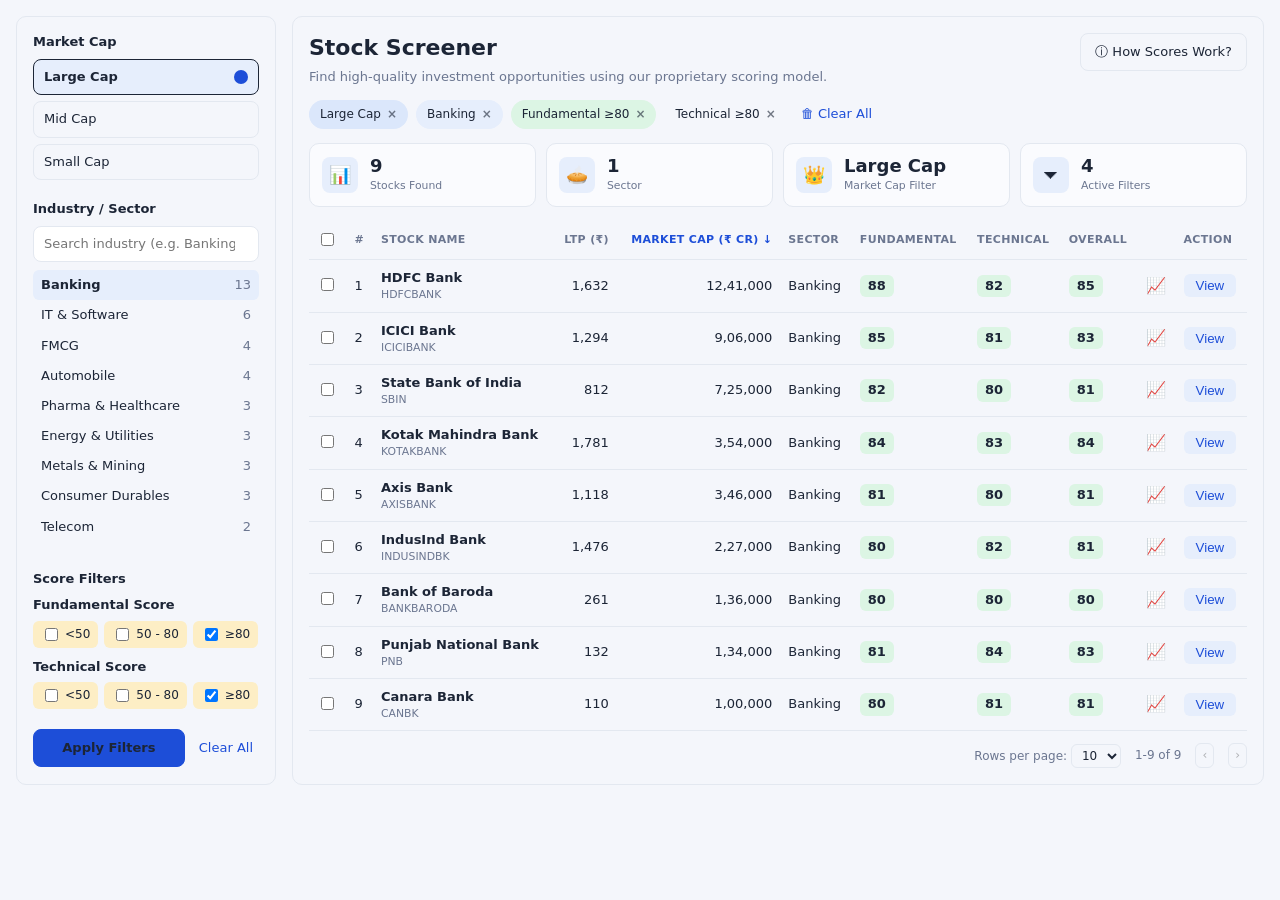
<file: index.html>
<!doctype html>
<html lang="en">
<head>
<meta charset="utf-8">
<meta name="viewport" content="width=device-width, initial-scale=1">
<title>Stock Screener</title>
<style>
  .btn, .opt, input, select { color: var(--text); }
  .btn.primary { color: #fff; }
  :root {
    --bg: #f4f6fb; --card: var(--card); --card2: #fafbfe; --hover: var(--hover); --border: #e3e8f0; --text: #1c2536; --muted: #6b7690;
    --primary: #1d4ed8; --primary-soft: #e6eefc; --primary-line: var(--primary-line); --ring: var(--ring); --chip3: var(--chip3);
    --green: #16a34a; --green-soft: #dcf5e4; --green-text: var(--green-text); --amber-soft: #fdeec5; --amber: #a16207;
    --red-soft: #fde2e2; --red: #b91c1c; --blue-soft: #dbe7fb;
  }
  @media (prefers-color-scheme: dark) { :root:not([data-theme="light"]) {
    --bg: #0f1522; --card: #171f30; --card2: #1b2437; --hover: #202b41; --border: #2b3750; --text: #e6ebf5; --muted: #93a0ba;
    --primary: #6d9bff; --primary-soft: #1e2f55; --primary-line: #3d5fa8; --ring: #51607f; --chip3: #26325a;
    --green: #4ade80; --green-soft: #17382a; --green-text: #86efac; --amber-soft: #3d3216; --amber: #fcd34d;
    --red-soft: #432020; --red: #fca5a5; --blue-soft: #1d2f50; color-scheme: dark } }
  :root[data-theme="dark"] {
    --bg: #0f1522; --card: #171f30; --card2: #1b2437; --hover: #202b41; --border: #2b3750; --text: #e6ebf5; --muted: #93a0ba;
    --primary: #6d9bff; --primary-soft: #1e2f55; --primary-line: #3d5fa8; --ring: #51607f; --chip3: #26325a;
    --green: #4ade80; --green-soft: #17382a; --green-text: #86efac; --amber-soft: #3d3216; --amber: #fcd34d;
    --red-soft: #432020; --red: #fca5a5; --blue-soft: #1d2f50; color-scheme: dark }
  * { box-sizing: border-box; }
  body { margin: 0; font: 13px/1.4 system-ui, -apple-system, "Segoe UI", Roboto, sans-serif; background: var(--bg); color: var(--text); }
  .layout { display: grid; grid-template-columns: 260px minmax(0,1fr); gap: 16px; max-width: 1280px; margin: 0 auto; padding-block: 16px; padding-left: max(16px, env(safe-area-inset-left, 0px)); padding-right: max(16px, env(safe-area-inset-right, 0px)); }
  aside, main { background: var(--card); border: 1px solid var(--border); border-radius: 10px; padding: 16px; }
  h3 { margin: 0 0 8px; font-size: 13px; }
  h1 { margin: 0; font-size: 22px; }
  .sub { color: var(--muted); margin: 4px 0 0; }
  .section { margin-bottom: 20px; }
  .opt { display: flex; align-items: center; gap: 8px; width: 100%; padding: 8px 10px; margin-bottom: 6px; border: 1px solid var(--border); border-radius: 8px; background: var(--card); cursor: pointer; font: inherit; text-align: left; }
  .opt.active { background: var(--primary-soft); border-color: var(--primary-line); font-weight: 600; }
  .opt .dot { margin-left: auto; width: 14px; height: 14px; border-radius: 50%; border: 1.5px solid var(--ring); }
  .opt.active .dot { background: var(--primary); border-color: var(--primary); box-shadow: inset 0 0 0 3px var(--card); }
  input[type=search] { width: 100%; padding: 8px 10px; border: 1px solid var(--border); border-radius: 8px; font: inherit; margin-bottom: 8px; }
  .sectors { max-height: 280px; overflow: auto; }
  .sec { display: flex; justify-content: space-between; padding: 6px 8px; border-radius: 6px; cursor: pointer; }
  .sec:hover { background: var(--hover); }
  .sec.active { background: var(--primary-soft); font-weight: 600; }
  .sec span { color: var(--muted); font-weight: 400; }
  .chk { display: flex; gap: 6px; flex-wrap: wrap; margin-bottom: 10px; }
  .chk label { display: flex; align-items: center; gap: 4px; padding: 4px 8px; border-radius: 6px; background: var(--amber-soft); cursor: pointer; font-size: 12px; }
  .lbl { font-weight: 600; margin: 8px 0 6px; }
  .btns { display: flex; gap: 8px; align-items: center; }
  .btn { padding: 9px 14px; border-radius: 8px; border: 1px solid var(--border); background: var(--card); cursor: pointer; font: inherit; }
  .btn.primary { background: var(--primary); color: var(--card); border-color: var(--primary); flex: 1; font-weight: 600; }
  .btn.link { border: none; background: none; color: var(--primary); padding: 4px 6px; }
  header { display: flex; justify-content: space-between; gap: 12px; align-items: flex-start; }
  .chips { display: flex; flex-wrap: wrap; gap: 8px; align-items: center; margin: 14px 0; }
  .chip { padding: 5px 10px; border-radius: 999px; font-size: 12px; border: 1px solid transparent; cursor: pointer; }
  .chip.c0 { background: var(--blue-soft); } .chip.c1 { background: var(--primary-soft); }
  .chip.c2 { background: var(--green-soft); } .chip.c3 { background: var(--chip3); }
  .chip b { margin-left: 6px; opacity: .6; }
  .stats { display: grid; grid-template-columns: repeat(4, 1fr); gap: 10px; margin-bottom: 14px; }
  .stat { display: flex; gap: 12px; align-items: center; padding: 12px; border: 1px solid var(--border); border-radius: 10px; background: var(--card2); }
  .stat .ic { width: 36px; height: 36px; border-radius: 8px; display: grid; place-items: center; background: var(--primary-soft); font-size: 18px; }
  .stat strong { font-size: 18px; display: block; line-height: 1.1; }
  .stat small { color: var(--muted); }
  .tablewrap { overflow-x: auto; }
  table { width: 100%; border-collapse: collapse; min-width: 760px; }
  th, td { padding: 9px 8px; text-align: left; border-bottom: 1px solid var(--border); white-space: nowrap; }
  th { font-size: 11px; color: var(--muted); text-transform: uppercase; letter-spacing: .03em; cursor: pointer; user-select: none; }
  th.sorted { color: var(--primary); }
  td.num, th.num { text-align: right; }
  td small { color: var(--muted); display: block; }
  .score { display: inline-block; min-width: 34px; text-align: center; padding: 2px 8px; border-radius: 6px; font-weight: 600; }
  .s-hi { background: var(--green-soft); color: var(--green-text); } .s-mid { background: var(--amber-soft); color: var(--amber); } .s-lo { background: var(--red-soft); color: var(--red); }
  .spark { color: var(--green); font-size: 16px; }
  .view { padding: 4px 12px; border: 1px solid var(--primary-line); background: var(--primary-soft); color: var(--primary); border-radius: 6px; cursor: pointer; }
  .foot { display: flex; justify-content: flex-end; align-items: center; gap: 14px; margin-top: 12px; color: var(--muted); font-size: 12px; }
  .foot select, .foot button { font: inherit; padding: 3px 6px; border: 1px solid var(--border); border-radius: 6px; background: var(--card); }
  .toast { padding: 8px 12px; margin-top: 12px; border-radius: 8px; background: var(--primary-soft); border: 1px solid var(--primary-line); }
  .empty { text-align: center; padding: 40px; color: var(--muted); }
  @media (max-width: 900px) { .layout { grid-template-columns: 1fr; } .stats { grid-template-columns: repeat(2, 1fr); } }
</style>
</head>
<body>
<div class="layout">
  <aside>
    <div class="section"><h3>Market Cap</h3><div id="caps"></div></div>
    <div class="section">
      <h3>Industry / Sector</h3>
      <input type="search" id="secSearch" placeholder="Search industry (e.g. Banking, IT ...)">
      <div class="sectors" id="sectors"></div>
    </div>
    <div class="section">
      <h3>Score Filters</h3>
      <div class="lbl">Fundamental Score</div><div class="chk" id="fScore"></div>
      <div class="lbl">Technical Score</div><div class="chk" id="tScore"></div>
    </div>
    <div class="btns"><button class="btn primary" id="apply">Apply Filters</button><button class="btn link" id="clear">Clear All</button></div>
  </aside>

  <main>
    <header>
      <div><h1>Stock Screener</h1><p class="sub">Find high-quality investment opportunities using our proprietary scoring model.</p></div>
      <button class="btn" onclick="note('Scores range 0-100. Overall is the average of Fundamental and Technical. All figures are sample data.')">ⓘ How Scores Work?</button>
    </header>
    <div class="toast" id="toast" hidden></div>
    <div class="chips" id="chips"></div>
    <div class="stats" id="stats"></div>
    <div class="tablewrap">
      <table>
        <thead><tr id="thead"></tr></thead>
        <tbody id="tbody"></tbody>
      </table>
    </div>
    <div class="foot">
      <span>Rows per page:
        <select id="pageSize"><option>5</option><option selected>10</option><option>20</option></select></span>
      <span id="range"></span>
      <button id="prev">‹</button><button id="next">›</button>
    </div>
  </main>
</div>

<script>
// Sample data: [name, ticker, ltp, mcapCr, sector, cap, fundamental, technical]
const DATA = [
  ["HDFC Bank","HDFCBANK",1632,1241000,"Banking","Large",88,82],
  ["ICICI Bank","ICICIBANK",1294,906000,"Banking","Large",85,81],
  ["State Bank of India","SBIN",812,725000,"Banking","Large",82,80],
  ["Kotak Mahindra Bank","KOTAKBANK",1781,354000,"Banking","Large",84,83],
  ["Axis Bank","AXISBANK",1118,346000,"Banking","Large",81,80],
  ["IndusInd Bank","INDUSINDBK",1476,227000,"Banking","Large",80,82],
  ["Bank of Baroda","BANKBARODA",261,136000,"Banking","Large",80,80],
  ["Punjab National Bank","PNB",132,134000,"Banking","Large",81,84],
  ["Canara Bank","CANBK",110,100000,"Banking","Large",80,81],
  ["Union Bank of India","UNIONBANK",132,98000,"Banking","Large",78,81],
  ["IDFC First Bank","IDFCFIRSTB",78,55000,"Banking","Mid",72,66],
  ["Federal Bank","FEDERALBNK",190,46000,"Banking","Mid",79,74],
  ["Karur Vysya Bank","KARURVYSYA",215,17000,"Banking","Small",76,70],
  ["TCS","TCS",4120,1490000,"IT & Software","Large",90,78],
  ["Infosys","INFY",1890,785000,"IT & Software","Large",86,74],
  ["HCL Technologies","HCLTECH",1720,466000,"IT & Software","Large",83,79],
  ["Persistent Systems","PERSISTENT",5400,84000,"IT & Software","Mid",84,85],
  ["Coforge","COFORGE",7800,48000,"IT & Software","Mid",80,76],
  ["Sonata Software","SONATSOFTW",690,9600,"IT & Software","Small",74,62],
  ["Hindustan Unilever","HINDUNILVR",2480,583000,"FMCG","Large",82,58],
  ["ITC","ITC",465,582000,"FMCG","Large",85,71],
  ["Nestle India","NESTLEIND",2350,226000,"FMCG","Large",81,64],
  ["Dabur India","DABUR",540,96000,"FMCG","Mid",70,55],
  ["Maruti Suzuki","MARUTI",12400,390000,"Automobile","Large",84,77],
  ["Tata Motors","TATAMOTORS",980,360000,"Automobile","Large",78,69],
  ["TVS Motor","TVSMOTOR",2650,126000,"Automobile","Large",83,86],
  ["Ashok Leyland","ASHOKLEY",230,67000,"Automobile","Mid",76,72],
  ["Sun Pharma","SUNPHARMA",1780,427000,"Pharma & Healthcare","Large",87,81],
  ["Cipla","CIPLA",1560,126000,"Pharma & Healthcare","Large",82,70],
  ["Lupin","LUPIN",2040,93000,"Pharma & Healthcare","Mid",79,83],
  ["Reliance Industries","RELIANCE",2910,1970000,"Energy & Utilities","Large",83,75],
  ["NTPC","NTPC",372,360000,"Energy & Utilities","Large",78,80],
  ["Tata Power","TATAPOWER",410,131000,"Energy & Utilities","Mid",72,77],
  ["Tata Steel","TATASTEEL",158,197000,"Metals & Mining","Large",65,68],
  ["Hindalco","HINDALCO",690,155000,"Metals & Mining","Large",77,82],
  ["NMDC","NMDC",72,63000,"Metals & Mining","Mid",70,64],
  ["Asian Paints","ASIANPAINT",2850,273000,"Consumer Durables","Large",80,55],
  ["Titan Company","TITAN",3480,309000,"Consumer Durables","Large",84,72],
  ["Havells India","HAVELLS",1620,101000,"Consumer Durables","Mid",78,69],
  ["Bharti Airtel","BHARTIARTL",1590,950000,"Telecom","Large",86,84],
  ["Vodafone Idea","IDEA",14,98000,"Telecom","Mid",32,48],
  ["DLF","DLF",810,200000,"Realty","Large",76,80],
  ["Godrej Properties","GODREJPROP",2780,77000,"Realty","Mid",74,73],
  ["UPL","UPL",530,40000,"Chemicals","Mid",60,58],
  ["SRF","SRF",2380,70000,"Chemicals","Mid",77,68],
  ["Aarti Industries","AARTIIND",420,15000,"Chemicals","Small",58,52]
].map(([name,ticker,ltp,mcap,sector,cap,f,t]) => ({name,ticker,ltp,mcap,sector,cap,f,t,o:Math.round((f+t)/2)}));

const CAPS = ["Large","Mid","Small"];
const BANDS = {"<50":[0,49],"50-80":[50,79],"≥80":[80,100]};
const SECTORS = [...new Set(DATA.map(d => d.sector))];

// applied = what the table uses; draft = sidebar edits until "Apply Filters"
const initial = () => ({cap:"Large", sector:"Banking", f:["≥80"], t:["≥80"]});
let applied = initial(), draft = structuredClone(applied);
let sort = {key:"mcap", dir:-1}, page = 0, pageSize = 10, selected = new Set();
const $ = id => document.getElementById(id);
const fmt = n => n.toLocaleString("en-IN");

function bandMatch(v, bands) { return !bands.length || bands.some(b => v >= BANDS[b][0] && v <= BANDS[b][1]); }
function filtered() {
  const rows = DATA.filter(d => (!applied.cap || d.cap === applied.cap) && (!applied.sector || d.sector === applied.sector)
    && bandMatch(d.f, applied.f) && bandMatch(d.t, applied.t));
  const k = sort.key;
  return rows.sort((a,b) => (typeof a[k] === "string" ? a[k].localeCompare(b[k]) : a[k]-b[k]) * sort.dir);
}

function renderSidebar() {
  $("caps").innerHTML = CAPS.map(c => `<button class="opt ${draft.cap===c?"active":""}" data-cap="${c}">${c} Cap<i class="dot"></i></button>`).join("");
  const q = $("secSearch").value.toLowerCase();
  $("sectors").innerHTML = SECTORS.filter(s => s.toLowerCase().includes(q)).map(s =>
    `<div class="sec ${draft.sector===s?"active":""}" data-sec="${s}">${s}<span>${DATA.filter(d=>d.sector===s).length}</span></div>`).join("");
  for (const [id,key] of [["fScore","f"],["tScore","t"]])
    $(id).innerHTML = Object.keys(BANDS).map(b => `<label><input type="checkbox" data-k="${key}" value="${b}" ${draft[key].includes(b)?"checked":""}>${b.replace("-"," - ")}</label>`).join("");
}

function renderChips() {
  const items = [];
  if (applied.cap) items.push(["cap", `${applied.cap} Cap`]);
  if (applied.sector) items.push(["sector", applied.sector]);
  if (applied.f.length) items.push(["f", `Fundamental ${applied.f.join(", ")}`]);
  if (applied.t.length) items.push(["t", `Technical ${applied.t.join(", ")}`]);
  $("chips").innerHTML = items.map(([k,l],i) => `<span class="chip c${i}" data-chip="${k}">${l}<b>×</b></span>`).join("")
    + (items.length ? `<button class="btn link" id="clearChips">🗑 Clear All</button>` : "");
  return items.length;
}

const cls = v => v >= 80 ? "s-hi" : v >= 50 ? "s-mid" : "s-lo";
const COLS = [["name","Stock Name"],["ltp","LTP (₹)","num"],["mcap","Market Cap (₹ Cr)","num"],["sector","Sector"],["f","Fundamental"],["t","Technical"],["o","Overall"]];

function render() {
  const rows = filtered(), nFilters = renderChips();
  const pages = Math.max(1, Math.ceil(rows.length / pageSize));
  page = Math.min(page, pages - 1);
  const slice = rows.slice(page*pageSize, (page+1)*pageSize);
  const sectors = new Set(rows.map(r => r.sector)).size;

  $("stats").innerHTML = [
    ["📊", rows.length, "Stocks Found"], ["🥧", sectors, sectors === 1 ? "Sector" : "Sectors"],
    ["👑", applied.cap ? `${applied.cap} Cap` : "All", "Market Cap Filter"], ["⏷", nFilters, "Active Filters"]
  ].map(([i,v,l]) => `<div class="stat"><div class="ic">${i}</div><div><strong>${v}</strong><small>${l}</small></div></div>`).join("");

  $("thead").innerHTML = `<th><input type="checkbox" id="all" ${slice.length && slice.every(r=>selected.has(r.ticker))?"checked":""}></th><th>#</th>`
    + COLS.map(([k,l,c]) => `<th class="${c||""} ${sort.key===k?"sorted":""}" data-sort="${k}">${l}${sort.key===k?(sort.dir>0?" ↑":" ↓"):""}</th>`).join("") + "<th></th><th>Action</th>";

  $("tbody").innerHTML = slice.length ? slice.map((r,i) => `<tr>
    <td><input type="checkbox" data-sel="${r.ticker}" ${selected.has(r.ticker)?"checked":""}></td>
    <td>${page*pageSize+i+1}</td>
    <td><b>${r.name}</b><small>${r.ticker}</small></td>
    <td class="num">${fmt(r.ltp)}</td><td class="num">${fmt(r.mcap)}</td><td>${r.sector}</td>
    <td><span class="score ${cls(r.f)}">${r.f}</span></td>
    <td><span class="score ${cls(r.t)}">${r.t}</span></td>
    <td><span class="score ${cls(r.o)}">${r.o}</span></td>
    <td class="spark">📈</td>
    <td><button class="view" onclick="note('${r.name} (${r.ticker}): detail view is not part of this sample.')">View</button></td></tr>`).join("")
    : `<tr><td colspan="11" class="empty">No stocks match these filters. Try clearing some.</td></tr>`;

  const from = rows.length ? page*pageSize+1 : 0;
  $("range").textContent = `${from}-${Math.min((page+1)*pageSize, rows.length)} of ${rows.length}`;
  $("prev").disabled = page === 0; $("next").disabled = page >= pages - 1;
}

function sync() { draft = structuredClone(applied); renderSidebar(); render(); }

let tt; function note(m){const t=$("toast");t.textContent=m;t.hidden=false;clearTimeout(tt);tt=setTimeout(()=>t.hidden=true,3500);}
// --- events ---
$("caps").onclick = e => { const b = e.target.closest("[data-cap]"); if (b) { draft.cap = b.dataset.cap; renderSidebar(); } };
$("sectors").onclick = e => { const s = e.target.closest("[data-sec]"); if (s) { draft.sector = draft.sector === s.dataset.sec ? null : s.dataset.sec; renderSidebar(); } };
$("secSearch").oninput = renderSidebar;
document.querySelector("aside").onchange = e => {
  const k = e.target.dataset.k; if (!k) return;
  draft[k] = e.target.checked ? [...draft[k], e.target.value] : draft[k].filter(v => v !== e.target.value);
};
$("apply").onclick = () => { applied = structuredClone(draft); page = 0; render(); };
const clearAll = () => { applied = {cap:null, sector:null, f:[], t:[]}; page = 0; sync(); };
$("clear").onclick = clearAll;
$("chips").onclick = e => {
  if (e.target.id === "clearChips") return clearAll();
  const c = e.target.closest("[data-chip]"); if (!c) return;
  const k = c.dataset.chip; applied[k] = Array.isArray(applied[k]) ? [] : null; page = 0; sync();
};
$("thead").onclick = e => {
  if (e.target.id === "all") { filtered().slice(page*pageSize,(page+1)*pageSize).forEach(r => e.target.checked ? selected.add(r.ticker) : selected.delete(r.ticker)); return render(); }
  const th = e.target.closest("[data-sort]"); if (!th) return;
  const k = th.dataset.sort; sort = {key:k, dir: sort.key === k ? -sort.dir : -1}; render();
};
$("tbody").onchange = e => { const t = e.target.dataset.sel; if (t) { e.target.checked ? selected.add(t) : selected.delete(t); render(); } };
$("pageSize").onchange = e => { pageSize = +e.target.value; page = 0; render(); };
$("prev").onclick = () => { page--; render(); };
$("next").onclick = () => { page++; render(); };

sync();
</script>
</body>
</html>
</file>
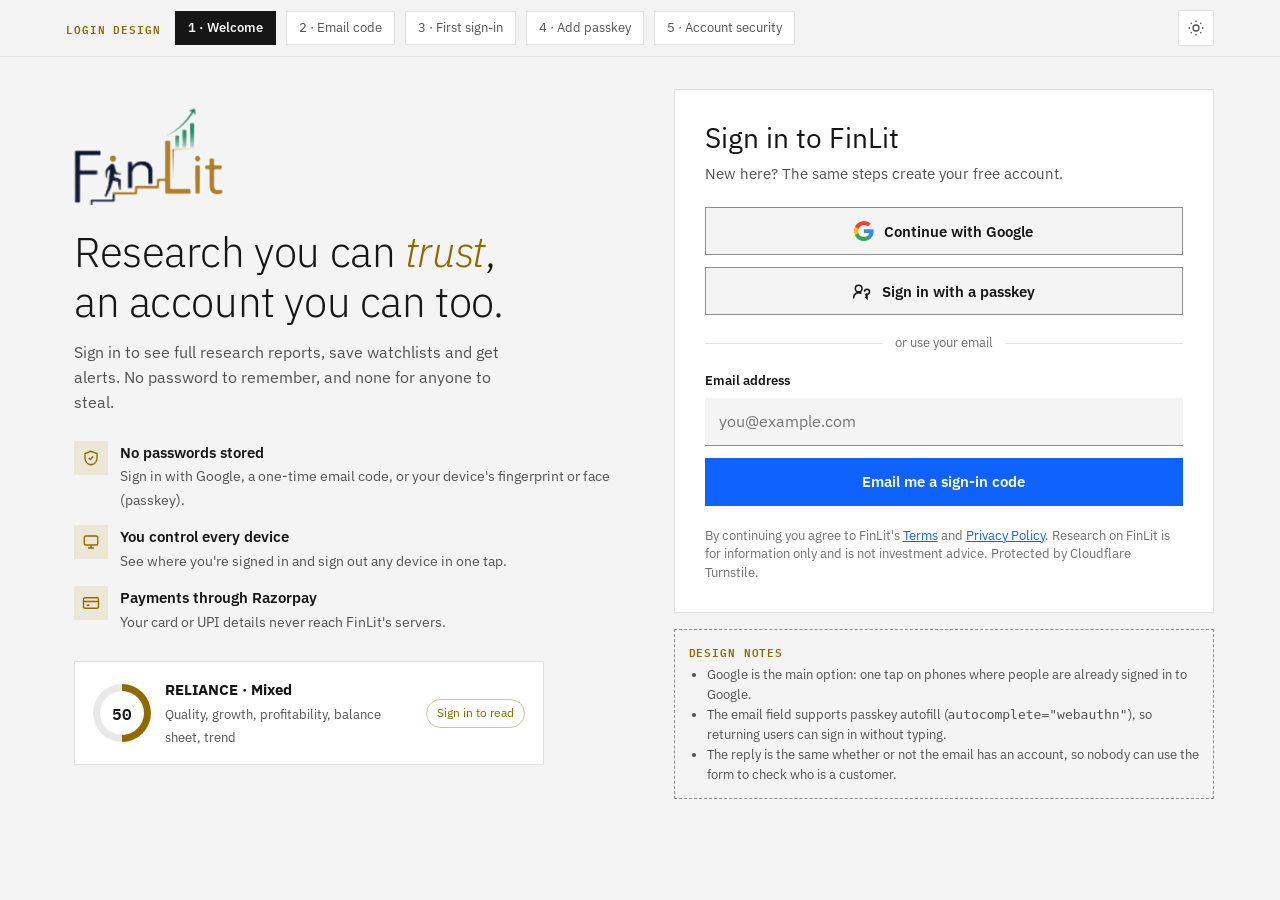
<file: login.html>
<!doctype html>
<html lang="en">
<head>
<meta charset="utf-8">
<meta name="viewport" content="width=device-width, initial-scale=1, viewport-fit=cover">
<title>Sign in · FinLit</title>
<meta name="description" content="FinLit client sign-in design prototype: Google, email code and passkey sign-in, first-time consent, passkey setup and account security.">
<meta name="color-scheme" content="dark light">
<link rel="preconnect" href="https://fonts.googleapis.com">
<link rel="preconnect" href="https://fonts.gstatic.com" crossorigin>
<link rel="stylesheet" href="https://fonts.googleapis.com/css2?family=IBM+Plex+Sans:wght@300;400;500;600&family=IBM+Plex+Mono:wght@400;500&display=swap">
<link rel="stylesheet" href="assets/tokens.css">
<script>
  (function () {
    var t = null;
    try { t = localStorage.getItem("finlit-theme"); } catch (e) {}
    if (!t) t = matchMedia("(prefers-color-scheme: light)").matches ? "light" : "dark";
    document.documentElement.setAttribute("data-theme", t);
  })();
</script>
<style>
:root {
  /* Mapped onto the shared Carbon tokens (assets/tokens.css, generated from finlit-platform/design/tokens.json) */
  --bg: var(--background); --s1: var(--layer-01); --s2: var(--layer-02); --s3: var(--layer-03);
  --border: var(--border-subtle); --text: var(--text-primary); --muted: var(--text-secondary); --faint: var(--text-helper);
  --gold: var(--brand-gold); --gold-soft: var(--brand-gold-soft); --warn: var(--warning); --warn-soft: var(--warning-soft);
  --shadow: none; --page-glow: none;
  --serif: var(--font-sans); --sans: var(--font-sans); --mono: var(--font-mono);
  --logo: url("assets/finlit-logo-on-dark.png");
}
[data-theme="light"] { --logo: url("assets/finlit-logo-on-light.png"); }
@media (prefers-color-scheme: light) { :root:not([data-theme]) { --logo: url("assets/finlit-logo-on-light.png"); } }
* { box-sizing: border-box; }
html, body { margin: 0; }
body { background: var(--bg); background-image: var(--page-glow); background-attachment: fixed; color: var(--text); font: 15px/1.55 var(--sans); min-height: 100vh; -webkit-font-smoothing: antialiased; }
button, input { font: inherit; color: inherit; }
a { color: var(--link); }
:focus-visible { outline: 2px solid var(--gold); outline-offset: 2px; border-radius: 0; }
.sr { position: absolute; width: 1px; height: 1px; overflow: hidden; clip: rect(0 0 0 0); white-space: nowrap; }

/* ---------- prototype bar ---------- */
.proto { position: sticky; top: 0; z-index: 10; background: color-mix(in srgb, var(--bg) 92%, transparent); border-bottom: 1px solid var(--border); }
.proto .in { max-width: 1180px; margin: 0 auto; padding: 10px 16px; display: flex; gap: 10px; align-items: center; overflow-x: auto; scrollbar-width: none; }
.proto .in::-webkit-scrollbar { display: none; }
.proto .tag { font: 600 11px/1 var(--mono); letter-spacing: .08em; text-transform: uppercase; color: var(--gold); flex: none; padding-right: 4px; }
.proto button.step { flex: none; border: 1px solid var(--border); background: var(--s1); color: var(--muted); border-radius: 0; padding: 6px 12px; font-size: 13px; cursor: pointer; white-space: nowrap; }
.proto button.step[aria-current="step"] { color: var(--background); background: var(--text-primary); border-color: var(--text-primary); font-weight: 600; }
.proto .grow { flex: 1; }
.icon-btn { flex: none; width: 36px; height: 36px; display: grid; place-items: center; border-radius: 0; border: 1px solid var(--border); background: var(--s1); cursor: pointer; color: var(--muted); }
.icon-btn svg { width: 18px; height: 18px; }

/* ---------- layout ---------- */
.shell { max-width: 1180px; margin: 0 auto; padding: 32px 16px 56px; display: grid; grid-template-columns: 1.05fr 1fr; gap: 40px; align-items: start; }
.brandside { padding: 18px 8px; position: sticky; top: 90px; }
.logo { display: block; width: 150px; aspect-ratio: 439 / 285; background: var(--logo) left center / contain no-repeat; margin-bottom: 22px; }
.brandside h1 { font: 300 clamp(30px, 3.6vw, 42px)/1.18 var(--sans); margin: 0 0 14px; letter-spacing: -.01em; }
.brandside h1 em { color: var(--gold); font-style: italic; }
.brandside .lede { color: var(--muted); font-size: 16px; max-width: 46ch; margin: 0 0 26px; }
.trust { list-style: none; padding: 0; margin: 0 0 28px; display: grid; gap: 14px; }
.trust li { display: grid; grid-template-columns: 34px 1fr; gap: 12px; align-items: start; }
.trust .ic { width: 34px; height: 34px; border-radius: 0; display: grid; place-items: center; background: var(--gold-soft); color: var(--gold); }
.trust .ic svg { width: 18px; height: 18px; }
.trust b { display: block; font-weight: 600; }
.trust span { color: var(--muted); font-size: 14px; }
.preview { border: 1px solid var(--border); background: var(--s1); border-radius: 0; padding: 16px 18px; box-shadow: var(--shadow); display: grid; grid-template-columns: auto 1fr auto; gap: 14px; align-items: center; max-width: 470px; }
.preview .dial { width: 58px; height: 58px; border-radius: 50%; background: conic-gradient(var(--band-mixed) 0 50%, var(--s3) 50% 100%); display: grid; place-items: center; }
.preview .dial i { width: 44px; height: 44px; border-radius: 50%; background: var(--s1); display: grid; place-items: center; font: 600 16px var(--mono); font-style: normal; }
.preview .t b { display: block; }
.preview .t span { color: var(--muted); font-size: 13px; }
.preview .lock { font-size: 12px; color: var(--gold); border: 1px solid color-mix(in srgb, var(--gold) 40%, transparent); border-radius: 999px; padding: 4px 10px; white-space: nowrap; }

/* ---------- card ---------- */
.card { background: var(--s1); border: 1px solid var(--border); border-radius: 0; box-shadow: var(--shadow); padding: 30px; }
.card h2 { font: 400 28px/36px var(--sans); margin: 0 0 6px; }
.card .sub { color: var(--muted); margin: 0 0 22px; }
.screen[hidden] { display: none; }
.btn { width: 100%; display: inline-flex; align-items: center; justify-content: center; gap: 10px; min-height: 48px; border-radius: 0; border: 1px solid var(--border-strong); background: var(--s2); cursor: pointer; font-weight: 600; text-decoration: none; color: var(--text); padding: 0 16px; transition: transform .06s ease, background .15s ease; }
.btn:hover { background: var(--s3); }
.btn:active { transform: translateY(1px); }
.btn.primary { background: var(--button-primary); color: #fff; border-color: transparent; }
.btn.primary:hover { background: var(--button-primary-hover); }
.btn.ghost { background: transparent; border-color: transparent; color: var(--muted); font-weight: 500; min-height: 40px; }
.btn.danger { color: var(--loss); }
.btn[disabled] { opacity: .55; cursor: not-allowed; }
.btn svg { width: 20px; height: 20px; flex: none; }
.stack { display: grid; gap: 12px; }
.or { display: grid; grid-template-columns: 1fr auto 1fr; gap: 12px; align-items: center; color: var(--faint); font-size: 13px; margin: 18px 0; }
.or::before, .or::after { content: ""; height: 1px; background: var(--border); }
label.f { display: block; font-size: 13px; font-weight: 600; margin: 0 0 6px; }
.input { width: 100%; min-height: 48px; border-radius: 0; border: 0; border-bottom: 1px solid var(--border-strong); background: var(--s2); padding: 0 14px; font-size: 16px; }
.input:focus { outline: 2px solid var(--focus); outline-offset: -2px; }
.hint { font-size: 13px; color: var(--faint); margin: 8px 0 0; }
.fine { font-size: 12.5px; color: var(--faint); margin: 20px 0 0; line-height: 1.5; }
.back { display: inline-flex; align-items: center; gap: 6px; background: none; border: 0; color: var(--muted); cursor: pointer; padding: 0; margin: 0 0 16px; font-size: 14px; }
.back svg { width: 16px; height: 16px; }

/* OTP */
.otp { display: grid; grid-template-columns: repeat(6, 1fr); gap: 10px; margin: 6px 0 10px; }
.otp input { width: 100%; aspect-ratio: 1 / 1.15; text-align: center; font: 600 24px var(--mono); border-radius: 0; border: 1px solid var(--border-strong); background: var(--bg); }
.otp input:focus { outline: 2px solid var(--focus); outline-offset: -2px; }
.otp.bad input { border-color: var(--loss); animation: shake .3s; }
@keyframes shake { 25% { transform: translateX(-4px); } 75% { transform: translateX(4px); } }
.msg { border-radius: 0; padding: 10px 12px; font-size: 14px; margin: 10px 0 0; display: flex; gap: 10px; align-items: flex-start; }
.msg[hidden] { display: none; }
.msg.err { background: var(--loss-soft); color: var(--loss); }
.msg.ok { background: var(--gain-soft); color: var(--gain); }
.msg.info { background: var(--info-soft); color: var(--info); }
.msg svg { width: 18px; height: 18px; flex: none; margin-top: 1px; }
.row { display: flex; justify-content: space-between; align-items: center; gap: 12px; flex-wrap: wrap; font-size: 14px; color: var(--muted); }
.linkbtn { background: none; border: 0; color: var(--link); cursor: pointer; padding: 0; font-weight: 600; }
.linkbtn[disabled] { color: var(--faint); cursor: default; font-weight: 500; }
.email-chip { display: inline-flex; gap: 6px; align-items: center; font-weight: 600; color: var(--text); }

/* consent */
.check { display: grid; grid-template-columns: 22px 1fr; gap: 10px; align-items: start; padding: 12px; border: 1px solid var(--border); border-radius: 0; background: var(--s2); font-size: 14px; color: var(--muted); cursor: pointer; }
.check input { width: 18px; height: 18px; margin: 2px 0 0; accent-color: var(--interactive); }
.check b { color: var(--text); font-weight: 600; }
.req { color: var(--loss); }

/* passkey */
.hero-ic { width: 72px; height: 72px; border-radius: 0; display: grid; place-items: center; background: var(--gold-soft); color: var(--gold); margin: 0 0 18px; }
.hero-ic svg { width: 36px; height: 36px; }
.bullets { margin: 0 0 22px; padding: 0; list-style: none; display: grid; gap: 8px; color: var(--muted); font-size: 14px; }
.bullets li { display: flex; gap: 8px; }
.bullets li::before { content: "✓"; color: var(--gain); font-weight: 700; }

/* security */
.sec h3 { font: 600 13px/1 var(--mono); letter-spacing: .08em; text-transform: uppercase; color: var(--faint); margin: 24px 0 10px; }
.sec h3:first-of-type { margin-top: 4px; }
.list { border: 1px solid var(--border); border-radius: 0; overflow: hidden; }
.item { display: grid; grid-template-columns: 38px 1fr auto; gap: 12px; align-items: center; padding: 12px 14px; border-top: 1px solid var(--border); background: var(--s1); }
.item:first-child { border-top: 0; }
.item .ic { width: 38px; height: 38px; border-radius: 0; display: grid; place-items: center; background: var(--s3); color: var(--muted); }
.item .ic svg { width: 18px; height: 18px; }
.item b { display: block; font-weight: 600; font-size: 14px; }
.item span { color: var(--faint); font-size: 13px; }
.pill { font-size: 11.5px; font-weight: 600; padding: 3px 8px; border-radius: 999px; background: var(--gain-soft); color: var(--gain); margin-left: 6px; vertical-align: 1px; }
.pill.warn { background: var(--warn-soft); color: var(--warn); }
.mini { border: 1px solid var(--border-strong); background: transparent; border-radius: 0; padding: 6px 12px; cursor: pointer; font-size: 13px; color: var(--text); white-space: nowrap; }
.mini.danger { color: var(--loss); border-color: color-mix(in srgb, var(--loss) 45%, transparent); }
.item.gone { opacity: .45; }
.item.gone .mini { display: none; }
.log { font-size: 13.5px; }
.log .item { grid-template-columns: 1fr auto; }
.log time { color: var(--faint); font-family: var(--mono); font-size: 12.5px; white-space: nowrap; }
.toast { position: fixed; left: 50%; bottom: 24px; transform: translateX(-50%) translateY(20px); opacity: 0; background: var(--text); color: var(--bg); padding: 10px 16px; border-radius: 0; font-size: 14px; font-weight: 500; transition: .2s ease; pointer-events: none; z-index: 20; max-width: calc(100vw - 32px); }
.toast.on { opacity: 1; transform: translateX(-50%) translateY(0); }
.spinner { width: 18px; height: 18px; border-radius: 50%; border: 2px solid currentColor; border-right-color: transparent; animation: spin .7s linear infinite; }
@keyframes spin { to { transform: rotate(360deg); } }

/* design notes under each screen */
.note { margin-top: 16px; border: 1px dashed var(--border-strong); border-radius: 0; padding: 12px 14px; font-size: 13px; color: var(--muted); }
.note b { color: var(--gold); font: 600 11px var(--mono); letter-spacing: .08em; text-transform: uppercase; display: block; margin-bottom: 4px; }
.note ul { margin: 0; padding-left: 18px; }

@media (max-width: 920px) {
  .shell { grid-template-columns: 1fr; gap: 22px; padding-top: 20px; }
  .brandside { position: static; padding: 0; }
  .brandside .lede, .trust, .preview { display: none; }
  .brandside h1 { font-size: 28px; margin: 0; }
  .logo { width: 120px; margin-bottom: 12px; }
}
@media (max-width: 480px) {
  .card { padding: 22px 18px; border-radius: 0; }
  .otp { gap: 6px; }
  .otp input { font-size: 20px; }
  .item { grid-template-columns: 34px 1fr; }
  .item .mini { grid-column: 2; justify-self: start; }
}
@media (prefers-reduced-motion: reduce) { * { animation: none !important; transition: none !important; } }
</style>
</head>
<body>

<nav class="proto" aria-label="Prototype screens">
  <div class="in">
    <span class="tag">Login design</span>
    <button class="step" data-go="welcome" aria-current="step">1 · Welcome</button>
    <button class="step" data-go="code">2 · Email code</button>
    <button class="step" data-go="consent">3 · First sign-in</button>
    <button class="step" data-go="passkey">4 · Add passkey</button>
    <button class="step" data-go="security">5 · Account security</button>
    <span class="grow"></span>
    <button class="icon-btn" id="themeBtn" aria-label="Switch theme">
      <svg viewBox="0 0 24 24" fill="none" stroke="currentColor" stroke-width="1.7" aria-hidden="true"><circle cx="12" cy="12" r="4"/><path d="M12 2v2M12 20v2M4.9 4.9l1.4 1.4M17.7 17.7l1.4 1.4M2 12h2M20 12h2M4.9 19.1l1.4-1.4M17.7 6.3l1.4-1.4"/></svg>
    </button>
  </div>
</nav>

<div class="shell">
  <aside class="brandside">
    <a class="logo" href="stock.html" aria-label="FinLit home"></a>
    <h1>Research you can <em>trust</em>,<br>an account you can too.</h1>
    <p class="lede">Sign in to see full research reports, save watchlists and get alerts. No password to remember, and none for anyone to steal.</p>
    <ul class="trust">
      <li><span class="ic"><svg viewBox="0 0 24 24" fill="none" stroke="currentColor" stroke-width="1.8" aria-hidden="true"><path d="M12 3 4 6v6c0 4.5 3.4 8.3 8 9 4.6-.7 8-4.5 8-9V6l-8-3Z"/><path d="m9 12 2 2 4-4"/></svg></span><div><b>No passwords stored</b><span>Sign in with Google, a one-time email code, or your device's fingerprint or face (passkey).</span></div></li>
      <li><span class="ic"><svg viewBox="0 0 24 24" fill="none" stroke="currentColor" stroke-width="1.8" aria-hidden="true"><rect x="3" y="4" width="18" height="12" rx="2"/><path d="M8 20h8M12 16v4"/></svg></span><div><b>You control every device</b><span>See where you're signed in and sign out any device in one tap.</span></div></li>
      <li><span class="ic"><svg viewBox="0 0 24 24" fill="none" stroke="currentColor" stroke-width="1.8" aria-hidden="true"><rect x="2" y="5" width="20" height="14" rx="2"/><path d="M2 10h20M6 15h4"/></svg></span><div><b>Payments through Razorpay</b><span>Your card or UPI details never reach FinLit's servers.</span></div></li>
    </ul>
    <div class="preview" aria-hidden="true">
      <div class="dial"><i>50</i></div>
      <div class="t"><b>RELIANCE · Mixed</b><span>Quality, growth, profitability, balance sheet, trend</span></div>
      <span class="lock">Sign in to read</span>
    </div>
  </aside>

  <main>
    <!-- 1. Welcome -->
    <section class="screen" id="welcome" aria-labelledby="h-welcome">
      <div class="card">
        <h2 id="h-welcome">Sign in to FinLit</h2>
        <p class="sub">New here? The same steps create your free account.</p>
        <div class="stack">
          <button class="btn" id="googleBtn" type="button">
            <svg viewBox="0 0 24 24" aria-hidden="true"><path fill="#4285F4" d="M23.5 12.3c0-.8-.1-1.6-.2-2.3H12v4.4h6.5a5.6 5.6 0 0 1-2.4 3.6v3h3.9c2.2-2.1 3.5-5.1 3.5-8.7Z"/><path fill="#34A853" d="M12 24c3.2 0 6-1.1 8-2.9l-3.9-3c-1.1.7-2.5 1.2-4.1 1.2-3.1 0-5.8-2.1-6.7-5H1.3v3.1A12 12 0 0 0 12 24Z"/><path fill="#FBBC05" d="M5.3 14.3a7.2 7.2 0 0 1 0-4.6V6.6h-4a12 12 0 0 0 0 10.8l4-3.1Z"/><path fill="#EA4335" d="M12 4.8c1.8 0 3.3.6 4.6 1.8l3.4-3.4A12 12 0 0 0 1.3 6.6l4 3.1c.9-2.9 3.6-4.9 6.7-4.9Z"/></svg>
            Continue with Google
          </button>
          <button class="btn" id="passkeyBtn" type="button">
            <svg viewBox="0 0 24 24" fill="none" stroke="currentColor" stroke-width="1.8" aria-hidden="true"><circle cx="8" cy="9" r="4"/><path d="M2 21v-1a6 6 0 0 1 9.3-5M15 13a3 3 0 1 1 3 3v5l-1.5-1.5L18 18l-1.5-1.5L18 15"/></svg>
            Sign in with a passkey
          </button>
        </div>
        <div class="or">or use your email</div>
        <form id="emailForm" novalidate>
          <label class="f" for="email">Email address</label>
          <input class="input" id="email" type="email" inputmode="email" autocomplete="username webauthn" placeholder="you@example.com" required>
          <div class="msg err" id="emailErr" role="alert" hidden></div>
          <div style="height:12px"></div>
          <button class="btn primary" type="submit" id="sendBtn">Email me a sign-in code</button>
        </form>
        <p class="fine">By continuing you agree to FinLit's <a href="#">Terms</a> and <a href="#">Privacy Policy</a>. Research on FinLit is for information only and is not investment advice. Protected by Cloudflare Turnstile.</p>
      </div>
      <div class="note"><b>Design notes</b><ul>
        <li>Google is the main option: one tap on phones where people are already signed in to Google.</li>
        <li>The email field supports passkey autofill (<code>autocomplete="webauthn"</code>), so returning users can sign in without typing.</li>
        <li>The reply is the same whether or not the email has an account, so nobody can use the form to check who is a customer.</li>
      </ul></div>
    </section>

    <!-- 2. Email code -->
    <section class="screen" id="code" aria-labelledby="h-code" hidden>
      <div class="card">
        <button class="back" data-go="welcome" type="button"><svg viewBox="0 0 24 24" fill="none" stroke="currentColor" stroke-width="2" aria-hidden="true"><path d="M15 18 9 12l6-6"/></svg>Use a different email</button>
        <h2 id="h-code">Check your email</h2>
        <p class="sub">We sent a 6-digit code to <span class="email-chip" id="emailShown">you@example.com</span>. It works once and expires in 10 minutes.</p>
        <form id="codeForm" novalidate>
          <fieldset style="border:0;padding:0;margin:0">
            <legend class="sr">Sign-in code</legend>
            <div class="otp" id="otp">
              <input aria-label="Digit 1" inputmode="numeric" autocomplete="one-time-code" maxlength="6" pattern="[0-9]*">
              <input aria-label="Digit 2" inputmode="numeric" maxlength="1" pattern="[0-9]*">
              <input aria-label="Digit 3" inputmode="numeric" maxlength="1" pattern="[0-9]*">
              <input aria-label="Digit 4" inputmode="numeric" maxlength="1" pattern="[0-9]*">
              <input aria-label="Digit 5" inputmode="numeric" maxlength="1" pattern="[0-9]*">
              <input aria-label="Digit 6" inputmode="numeric" maxlength="1" pattern="[0-9]*">
            </div>
          </fieldset>
          <div class="msg err" id="codeErr" role="alert" hidden></div>
          <div style="height:14px"></div>
          <button class="btn primary" type="submit" id="verifyBtn">Verify and sign in</button>
        </form>
        <div style="height:16px"></div>
        <div class="row"><span>Didn't get it? Check spam.</span><button class="linkbtn" id="resendBtn" type="button" disabled>Resend in 0:60</button></div>
      </div>
      <div class="note"><b>Try it</b><ul>
        <li>Any 6 digits sign in. <code>111111</code> shows a wrong code; after 5 wrong tries the code locks for 15 minutes.</li>
        <li>Pasting a whole code fills every box. Phones offer the code from Messages or Mail automatically.</li>
        <li>On the server, the code is stored only as a keyed hash, used once, and limited per email and per network.</li>
      </ul></div>
    </section>

    <!-- 3. First sign-in -->
    <section class="screen" id="consent" aria-labelledby="h-consent" hidden>
      <div class="card">
        <h2 id="h-consent">Welcome to FinLit</h2>
        <p class="sub">One quick step to set up your account.</p>
        <form id="consentForm" novalidate>
          <label class="f" for="name">Your name</label>
          <input class="input" id="name" autocomplete="name" placeholder="Full name" required>
          <div style="height:16px"></div>
          <div class="stack">
            <label class="check"><input type="checkbox" id="c1" required><span><b>I agree to the <a href="#">Terms</a> and <a href="#">Privacy Policy</a></b> <span class="req">*</span><br>We use your email to run your account. You can download or delete your data any time.</span></label>
            <label class="check"><input type="checkbox" id="c2" required><span><b>I understand FinLit research is not investment advice</b> <span class="req">*</span><br>Scores and summaries are produced with automated models, including AI. Read the <a href="#">research disclosures</a>.</span></label>
            <label class="check"><input type="checkbox" id="c3"><span><b>Send me market insights and product news</b> (optional)<br>Unsubscribe from any email.</span></label>
          </div>
          <div class="msg err" id="consentErr" role="alert" hidden></div>
          <div style="height:16px"></div>
          <button class="btn primary" type="submit">Create my account</button>
        </form>
      </div>
      <div class="note"><b>Design notes</b><ul>
        <li>Consent is explicit and separate for each purpose. The marketing box starts unticked, as the DPDP Act requires.</li>
        <li>The AI-use disclosure meets SEBI's December 2024 research analyst amendment.</li>
      </ul></div>
    </section>

    <!-- 4. Passkey -->
    <section class="screen" id="passkey" aria-labelledby="h-passkey" hidden>
      <div class="card">
        <div class="hero-ic"><svg viewBox="0 0 24 24" fill="none" stroke="currentColor" stroke-width="1.6" aria-hidden="true"><path d="M12 11c0 3-1 6-3 8M8.5 8.5A4 4 0 0 1 16 11c0 2-.3 4-1 6M5 15c.5-1.3.8-2.6 1-4a6 6 0 0 1 11.6-2M19 13c0 2-.3 3.8-.9 5.5M12 3a8 8 0 0 0-8 8"/></svg></div>
        <h2 id="h-passkey">Sign in faster next time</h2>
        <p class="sub">Add a passkey and sign in with your fingerprint, face or screen lock. There's no code to wait for.</p>
        <ul class="bullets">
          <li>Can't be phished: it only works on finlitventures.com</li>
          <li>Stays on your device or your Google/Apple account</li>
          <li>You can remove it any time in Account → Security</li>
        </ul>
        <div class="stack">
          <button class="btn primary" id="addPasskey" type="button">Add a passkey</button>
          <button class="btn ghost" data-go="security" type="button">Not now</button>
        </div>
      </div>
      <div class="note"><b>Design notes</b><ul>
        <li>Shown once after the first sign-in, then only as a gentle reminder on the account page.</li>
        <li>For admin accounts this step is required, not optional.</li>
      </ul></div>
    </section>

    <!-- 5. Security -->
    <section class="screen sec" id="security" aria-labelledby="h-sec" hidden>
      <div class="card">
        <h2 id="h-sec">Account security</h2>
        <p class="sub">Signed in as <b id="secEmail">you@example.com</b> · Gold plan</p>

        <h3>Sign-in methods</h3>
        <div class="list">
          <div class="item"><span class="ic"><svg viewBox="0 0 24 24" fill="none" stroke="currentColor" stroke-width="1.8" aria-hidden="true"><path d="M4 6h16v12H4z"/><path d="m4 7 8 6 8-6"/></svg></span><div><b>Email code</b><span id="secEmail2">you@example.com</span></div><button class="mini" data-stepup="Change email">Change</button></div>
          <div class="item"><span class="ic"><svg viewBox="0 0 24 24" aria-hidden="true"><path fill="#4285F4" d="M23.5 12.3c0-.8-.1-1.6-.2-2.3H12v4.4h6.5a5.6 5.6 0 0 1-2.4 3.6v3h3.9c2.2-2.1 3.5-5.1 3.5-8.7Z"/><path fill="#34A853" d="M12 24c3.2 0 6-1.1 8-2.9l-3.9-3c-1.1.7-2.5 1.2-4.1 1.2-3.1 0-5.8-2.1-6.7-5H1.3v3.1A12 12 0 0 0 12 24Z"/><path fill="#FBBC05" d="M5.3 14.3a7.2 7.2 0 0 1 0-4.6V6.6h-4a12 12 0 0 0 0 10.8l4-3.1Z"/><path fill="#EA4335" d="M12 4.8c1.8 0 3.3.6 4.6 1.8l3.4-3.4A12 12 0 0 0 1.3 6.6l4 3.1c.9-2.9 3.6-4.9 6.7-4.9Z"/></svg></span><div><b>Google</b><span>Linked</span></div><button class="mini" data-stepup="Unlink Google">Unlink</button></div>
          <div class="item" id="pkItem"><span class="ic"><svg viewBox="0 0 24 24" fill="none" stroke="currentColor" stroke-width="1.8" aria-hidden="true"><circle cx="8" cy="9" r="4"/><path d="M2 21v-1a6 6 0 0 1 9.3-5M15 13a3 3 0 1 1 3 3v5l-1.5-1.5L18 18l-1.5-1.5L18 15"/></svg></span><div><b>Passkey <span class="pill warn" id="pkPill">Not added</span></b><span id="pkSub">Fingerprint, face or screen lock</span></div><button class="mini" id="pkAdd">Add</button></div>
        </div>

        <h3>Signed-in devices</h3>
        <div class="list" id="devices">
          <div class="item"><span class="ic"><svg viewBox="0 0 24 24" fill="none" stroke="currentColor" stroke-width="1.8" aria-hidden="true"><rect x="7" y="2" width="10" height="20" rx="2"/><path d="M11 18h2"/></svg></span><div><b>iPhone · Safari <span class="pill">This device</span></b><span>Mumbai, India · active now</span></div><span></span></div>
          <div class="item"><span class="ic"><svg viewBox="0 0 24 24" fill="none" stroke="currentColor" stroke-width="1.8" aria-hidden="true"><rect x="3" y="4" width="18" height="12" rx="2"/><path d="M8 20h8M12 16v4"/></svg></span><div><b>Windows · Chrome</b><span>Pune, India · 2 hours ago</span></div><button class="mini danger" data-revoke>Sign out</button></div>
          <div class="item"><span class="ic"><svg viewBox="0 0 24 24" fill="none" stroke="currentColor" stroke-width="1.8" aria-hidden="true"><rect x="3" y="4" width="18" height="12" rx="2"/><path d="M8 20h8M12 16v4"/></svg></span><div><b>Mac · Firefox</b><span>Bengaluru, India · 6 days ago</span></div><button class="mini danger" data-revoke>Sign out</button></div>
        </div>
        <div style="height:12px"></div>
        <button class="btn danger" id="revokeAll" type="button">Sign out of all other devices</button>

        <h3>Recent activity</h3>
        <div class="list log">
          <div class="item"><div><b>Signed in with email code</b><span>iPhone · Safari · Mumbai</span></div><time>Today 09:41</time></div>
          <div class="item"><div><b>New device sign-in · alert email sent</b><span>Windows · Chrome · Pune</span></div><time>Today 07:12</time></div>
          <div class="item"><div><b>3 wrong codes, then signed in</b><span>Mac · Firefox · Bengaluru</span></div><time>9 Oct 21:05</time></div>
          <div class="item"><div><b>Plan upgraded to Gold</b><span>Razorpay · UPI</span></div><time>2 Oct 18:30</time></div>
        </div>

        <h3>Your data</h3>
        <div class="stack">
          <button class="btn" type="button" data-toast="We'll email you a download link within 24 hours.">Download my data</button>
          <button class="btn danger" type="button" data-stepup="Delete account">Delete my account</button>
        </div>
      </div>
      <div class="note"><b>Design notes</b><ul>
        <li>Changing email, unlinking Google or deleting the account asks you to confirm it's you first (a fresh code or passkey).</li>
        <li>Signing out a device ends that session on the server immediately, not just in the browser.</li>
        <li>Every sign-in, failed code and plan change is logged and shown here.</li>
      </ul></div>
    </section>
  </main>
</div>

<div class="toast" id="toast" role="status" aria-live="polite"></div>

<script>
(function () {
  "use strict";
  var $ = function (s, r) { return (r || document).querySelector(s); };
  var $$ = function (s, r) { return Array.prototype.slice.call((r || document).querySelectorAll(s)); };
  var state = { email: "", wrong: 0, lockedUntil: 0, timer: null };

  function toast(text) {
    var t = $("#toast"); t.textContent = text; t.classList.add("on");
    clearTimeout(toast.h); toast.h = setTimeout(function () { t.classList.remove("on"); }, 2600);
  }
  function show(id) {
    $$(".screen").forEach(function (s) { s.hidden = s.id !== id; });
    $$(".proto .step").forEach(function (b) { b.setAttribute("aria-current", b.dataset.go === id ? "step" : "false"); });
    var first = $("#" + id + " input, #" + id + " button.btn");
    if (id === "code") startResendTimer();
    if (first && matchMedia("(min-width: 921px)").matches) first.focus({ preventScroll: true });
    window.scrollTo({ top: 0, behavior: "instant" in window ? "instant" : "auto" });
  }
  function msg(el, text) { el.textContent = text; el.hidden = !text; }
  function busy(btn, on, label) {
    if (on) { btn.dataset.label = btn.innerHTML; btn.innerHTML = '<span class="spinner" aria-hidden="true"></span>' + label; btn.disabled = true; }
    else { btn.innerHTML = btn.dataset.label; btn.disabled = false; }
  }
  function setEmail(e) {
    state.email = e;
    ["#emailShown", "#secEmail", "#secEmail2"].forEach(function (s) { $(s).textContent = e; });
  }

  $$("[data-go]").forEach(function (b) { b.addEventListener("click", function () { show(b.dataset.go); }); });

  // Theme
  $("#themeBtn").addEventListener("click", function () {
    var next = document.documentElement.getAttribute("data-theme") === "dark" ? "light" : "dark";
    document.documentElement.setAttribute("data-theme", next);
    try { localStorage.setItem("finlit-theme", next); } catch (e) {}
  });

  // Welcome
  $("#emailForm").addEventListener("submit", function (ev) {
    ev.preventDefault();
    var v = $("#email").value.trim();
    if (!/^[^\s@]+@[^\s@]+\.[^\s@]{2,}$/.test(v)) { msg($("#emailErr"), "Enter a valid email address, like name@example.com."); $("#email").focus(); return; }
    msg($("#emailErr"), "");
    var b = $("#sendBtn"); busy(b, true, "Sending code…");
    setTimeout(function () { busy(b, false); setEmail(v); show("code"); }, 700);
  });
  $("#googleBtn").addEventListener("click", function () {
    var b = this; busy(b, true, "Opening Google…");
    setTimeout(function () { busy(b, false); setEmail("you@gmail.com"); show("consent"); }, 800);
  });
  $("#passkeyBtn").addEventListener("click", function () {
    var b = this; busy(b, true, "Waiting for your device…");
    setTimeout(function () { busy(b, false); setEmail(state.email || "you@example.com"); toast("Signed in with your passkey"); show("security"); }, 900);
  });

  // OTP boxes
  var boxes = $$("#otp input");
  boxes.forEach(function (box, i) {
    box.addEventListener("input", function () {
      var digits = box.value.replace(/\D/g, "");
      if (digits.length > 1) { fill(digits, i); return; }
      box.value = digits;
      if (digits && i < 5) boxes[i + 1].focus();
      if (code().length === 6) $("#codeForm").requestSubmit();
    });
    box.addEventListener("keydown", function (e) {
      if (e.key === "Backspace" && !box.value && i > 0) { boxes[i - 1].focus(); boxes[i - 1].value = ""; }
      if (e.key === "ArrowLeft" && i > 0) boxes[i - 1].focus();
      if (e.key === "ArrowRight" && i < 5) boxes[i + 1].focus();
    });
    box.addEventListener("paste", function (e) {
      var text = (e.clipboardData || window.clipboardData).getData("text").replace(/\D/g, "");
      if (text) { e.preventDefault(); fill(text, 0); }
    });
  });
  function fill(digits, from) {
    digits.slice(0, 6 - from).split("").forEach(function (d, k) { boxes[from + k].value = d; });
    boxes[Math.min(5, from + digits.length)].focus();
    if (code().length === 6) $("#codeForm").requestSubmit();
  }
  function code() { return boxes.map(function (b) { return b.value; }).join(""); }
  function clearCode() { boxes.forEach(function (b) { b.value = ""; }); boxes[0].focus(); }

  $("#codeForm").addEventListener("submit", function (ev) {
    ev.preventDefault();
    var err = $("#codeErr"), otp = $("#otp");
    if (Date.now() < state.lockedUntil) { msg(err, "Too many wrong codes. For your safety, wait 15 minutes or request a new code."); return; }
    if (code().length !== 6) { msg(err, "Enter all 6 digits."); return; }
    var b = $("#verifyBtn"); busy(b, true, "Checking…");
    setTimeout(function () {
      busy(b, false);
      if (code() === "111111") {
        state.wrong += 1;
        otp.classList.remove("bad"); void otp.offsetWidth; otp.classList.add("bad");
        if (state.wrong >= 5) { state.lockedUntil = Date.now() + 15 * 60 * 1000; msg(err, "Too many wrong codes. For your safety, wait 15 minutes or request a new code."); }
        else msg(err, "That code isn't right. " + (5 - state.wrong) + " " + (5 - state.wrong === 1 ? "try" : "tries") + " left.");
        clearCode();
        return;
      }
      msg(err, ""); state.wrong = 0; clearCode();
      show("consent");
    }, 600);
  });

  function startResendTimer() {
    var btn = $("#resendBtn"), left = 60;
    clearInterval(state.timer); btn.disabled = true;
    state.timer = setInterval(function () {
      left -= 1;
      if (left <= 0) { clearInterval(state.timer); btn.disabled = false; btn.textContent = "Resend code"; return; }
      btn.textContent = "Resend in 0:" + String(left).padStart(2, "0");
    }, 1000);
    btn.textContent = "Resend in 1:00";
  }
  $("#resendBtn").addEventListener("click", function () {
    state.wrong = 0; state.lockedUntil = 0; msg($("#codeErr"), "");
    toast("New code sent. The old code no longer works."); startResendTimer();
  });

  // Consent
  $("#consentForm").addEventListener("submit", function (ev) {
    ev.preventDefault();
    var err = $("#consentErr");
    if (!$("#name").value.trim()) { msg(err, "Please enter your name."); $("#name").focus(); return; }
    if (!$("#c1").checked || !$("#c2").checked) { msg(err, "Please tick the two required boxes to continue."); return; }
    msg(err, ""); show("passkey");
  });

  // Passkey
  function passkeyAdded() {
    $("#pkPill").textContent = "Added"; $("#pkPill").className = "pill";
    $("#pkSub").textContent = "iPhone · added just now"; $("#pkAdd").textContent = "Remove";
  }
  $("#addPasskey").addEventListener("click", function () {
    var b = this; busy(b, true, "Follow the prompt on your device…");
    setTimeout(function () { busy(b, false); passkeyAdded(); toast("Passkey added. Next time, just use your fingerprint or face."); show("security"); }, 1000);
  });
  $("#pkAdd").addEventListener("click", function () {
    if (this.textContent === "Add") { passkeyAdded(); toast("Passkey added"); }
    else { toast("To remove a passkey, confirm it's you first (we'd send a fresh code)."); }
  });

  // Security
  $$("[data-revoke]").forEach(function (b) {
    b.addEventListener("click", function () {
      var item = b.closest(".item"); item.classList.add("gone");
      item.querySelector("span:not(.ic):not(.pill)").textContent = "Signed out just now";
      toast("That device was signed out");
    });
  });
  $("#revokeAll").addEventListener("click", function () {
    $$("[data-revoke]").forEach(function (b) { if (!b.closest(".item").classList.contains("gone")) b.click(); });
    toast("Signed out of all other devices");
  });
  $$("[data-stepup]").forEach(function (b) {
    b.addEventListener("click", function () { toast(b.dataset.stepup + ": first we'll confirm it's you with a fresh code or your passkey."); });
  });
  $$("[data-toast]").forEach(function (b) { b.addEventListener("click", function () { toast(b.dataset.toast); }); });

  function fromHash() { var h = (location.hash || "").slice(1); if (["welcome", "code", "consent", "passkey", "security"].indexOf(h) >= 0) show(h); }
  window.addEventListener("hashchange", fromHash);
  fromHash();
})();
</script>
</body>
</html>
</file>
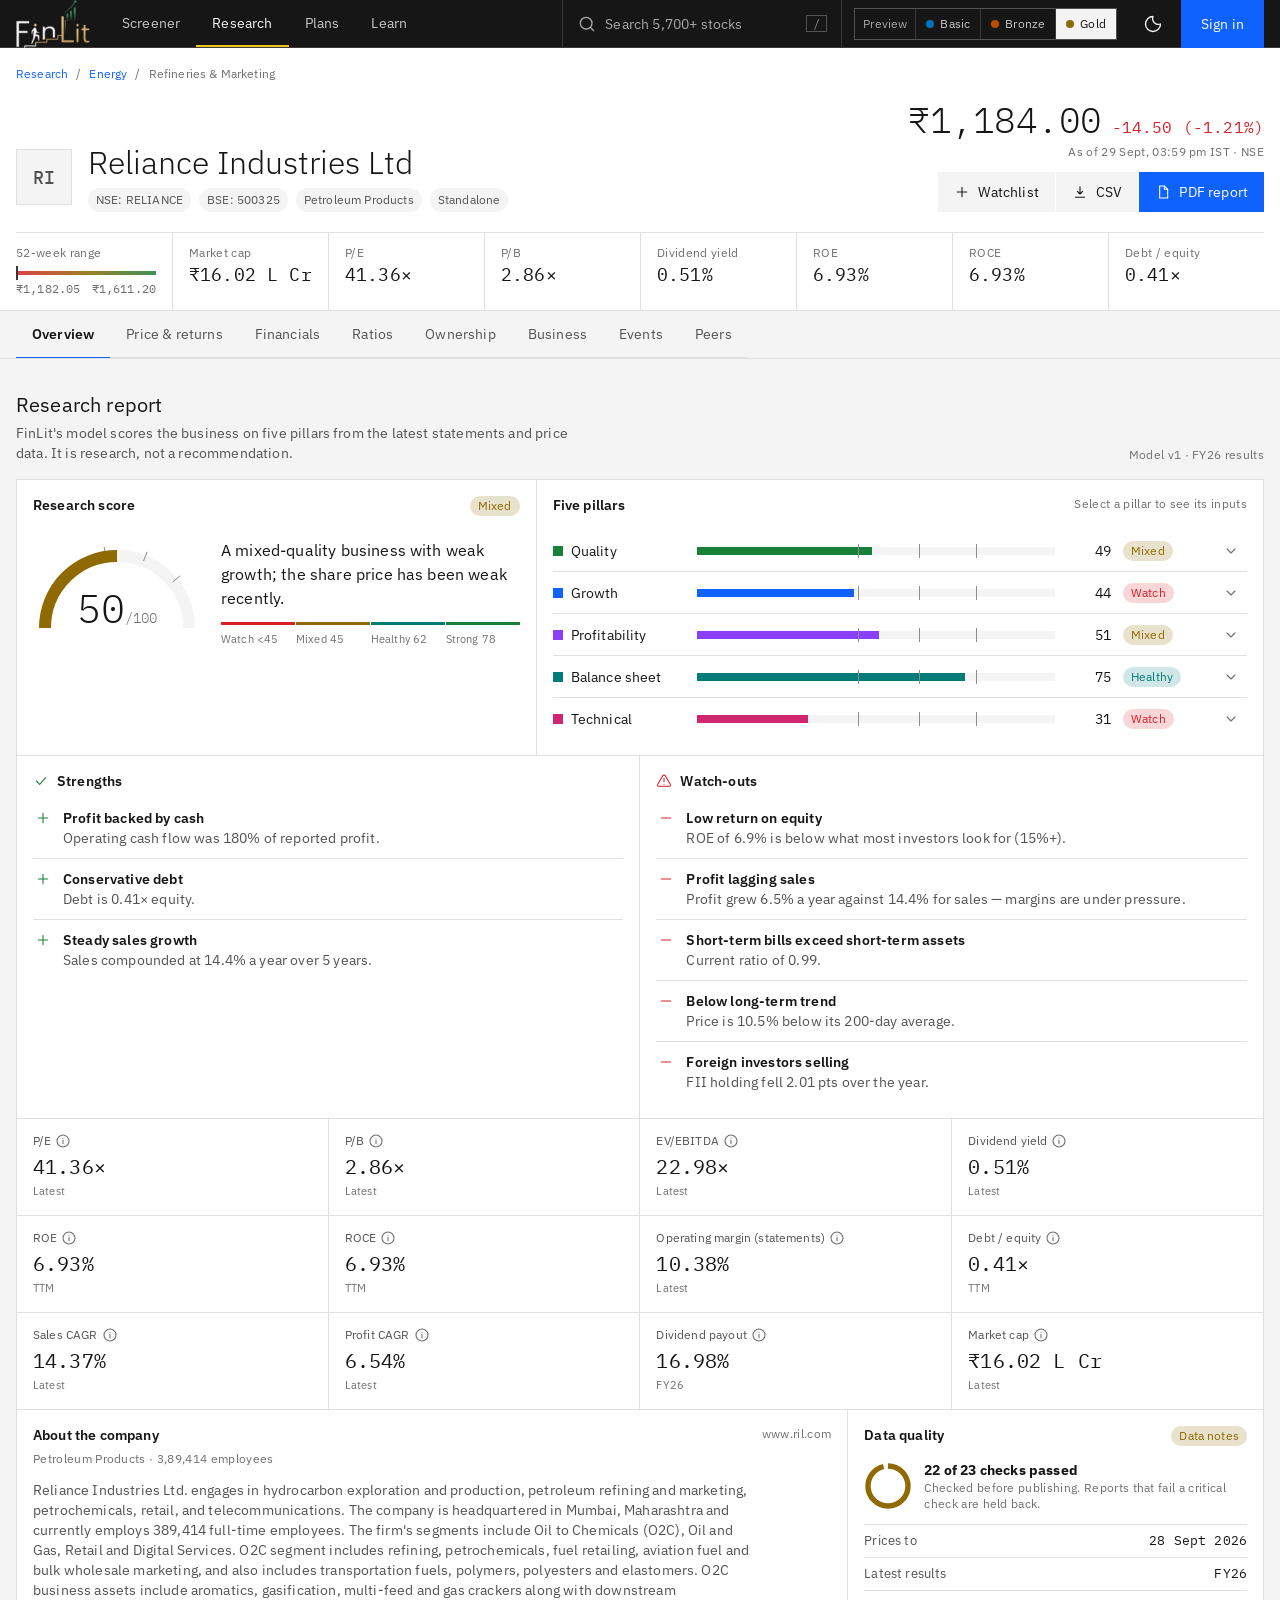
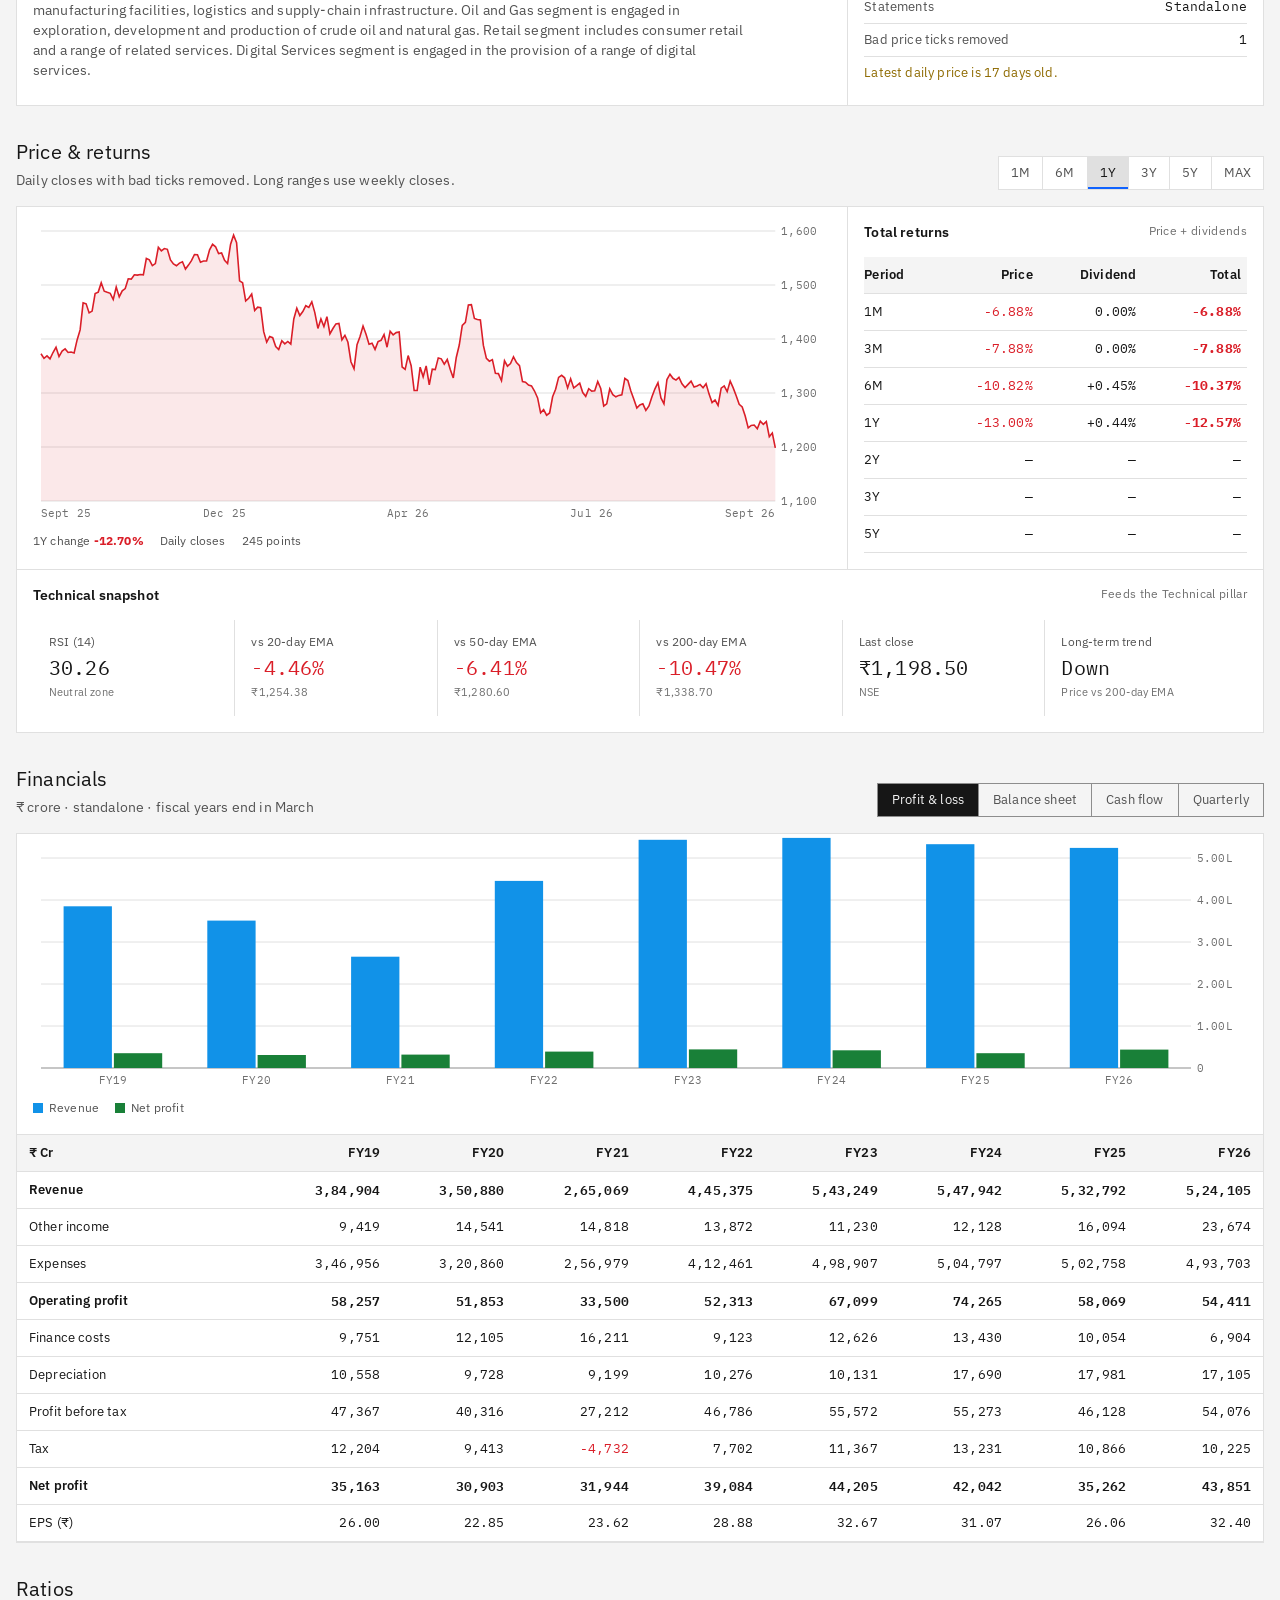
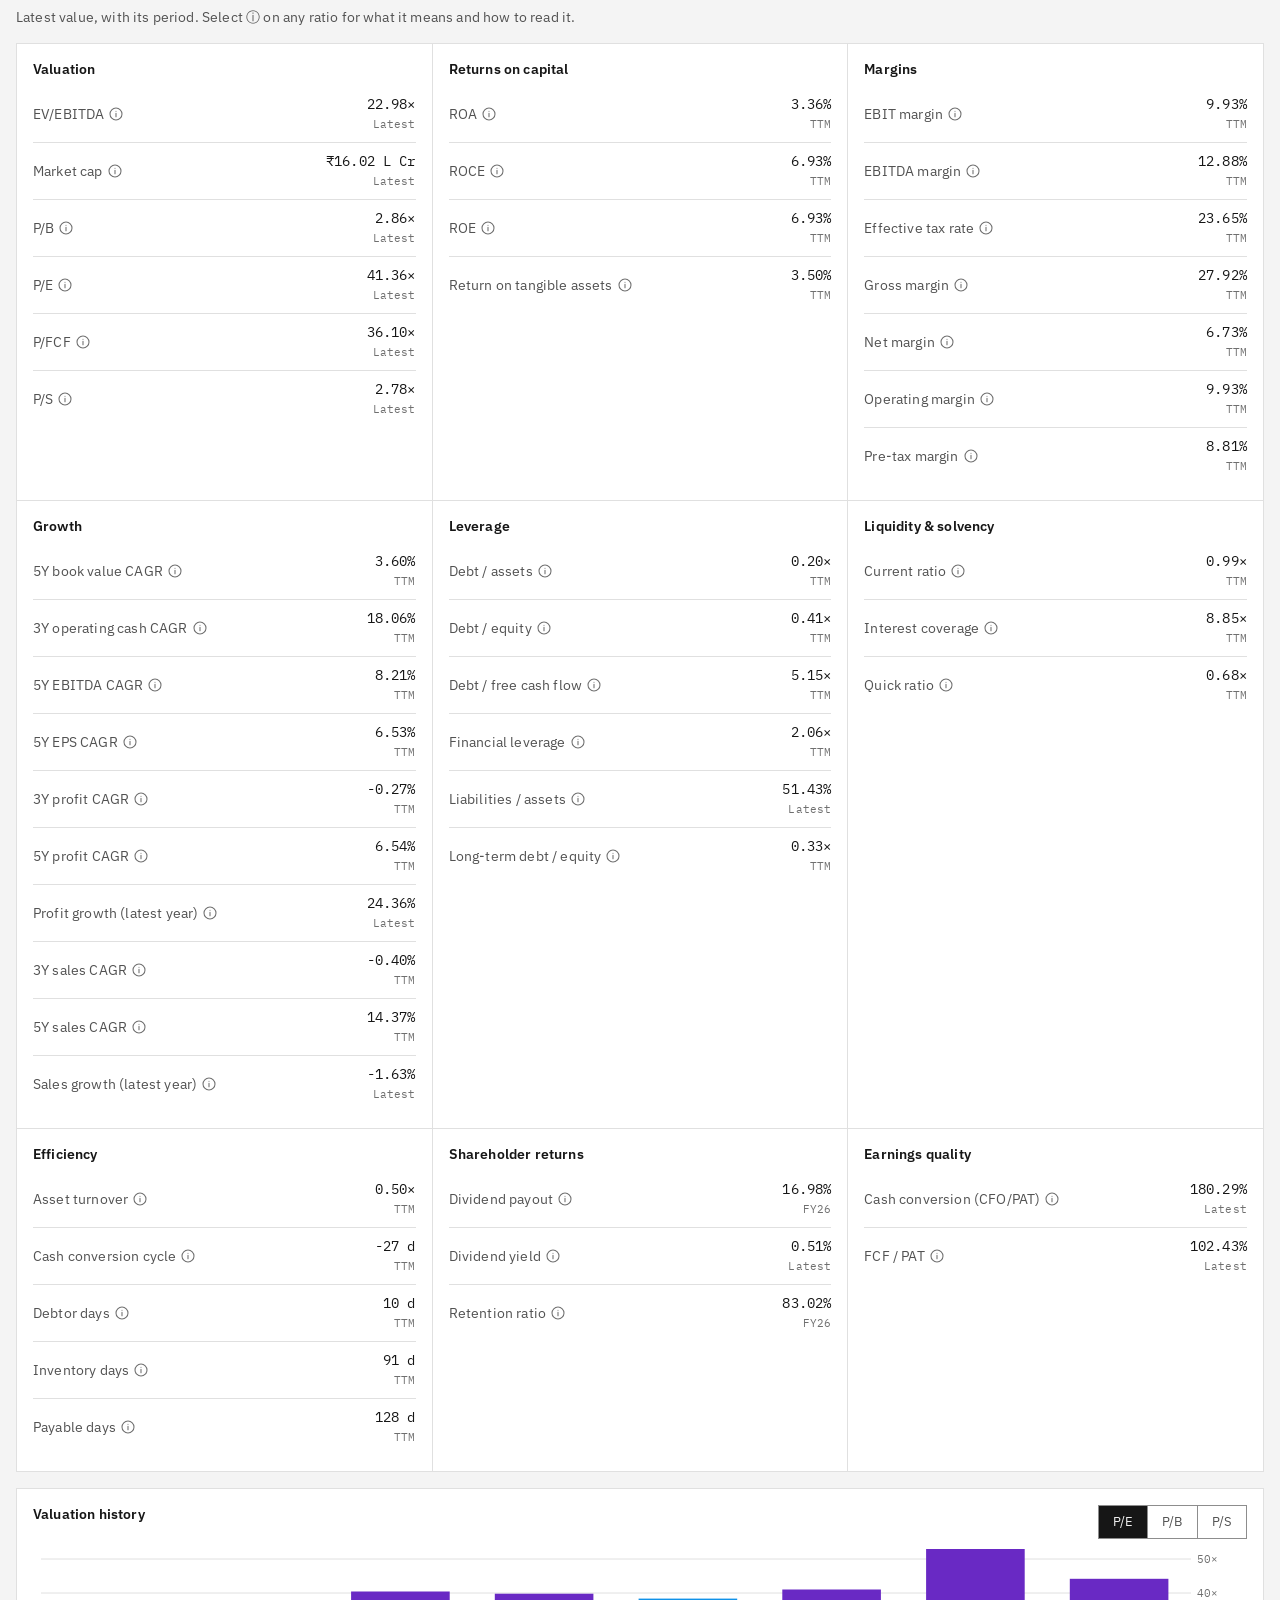
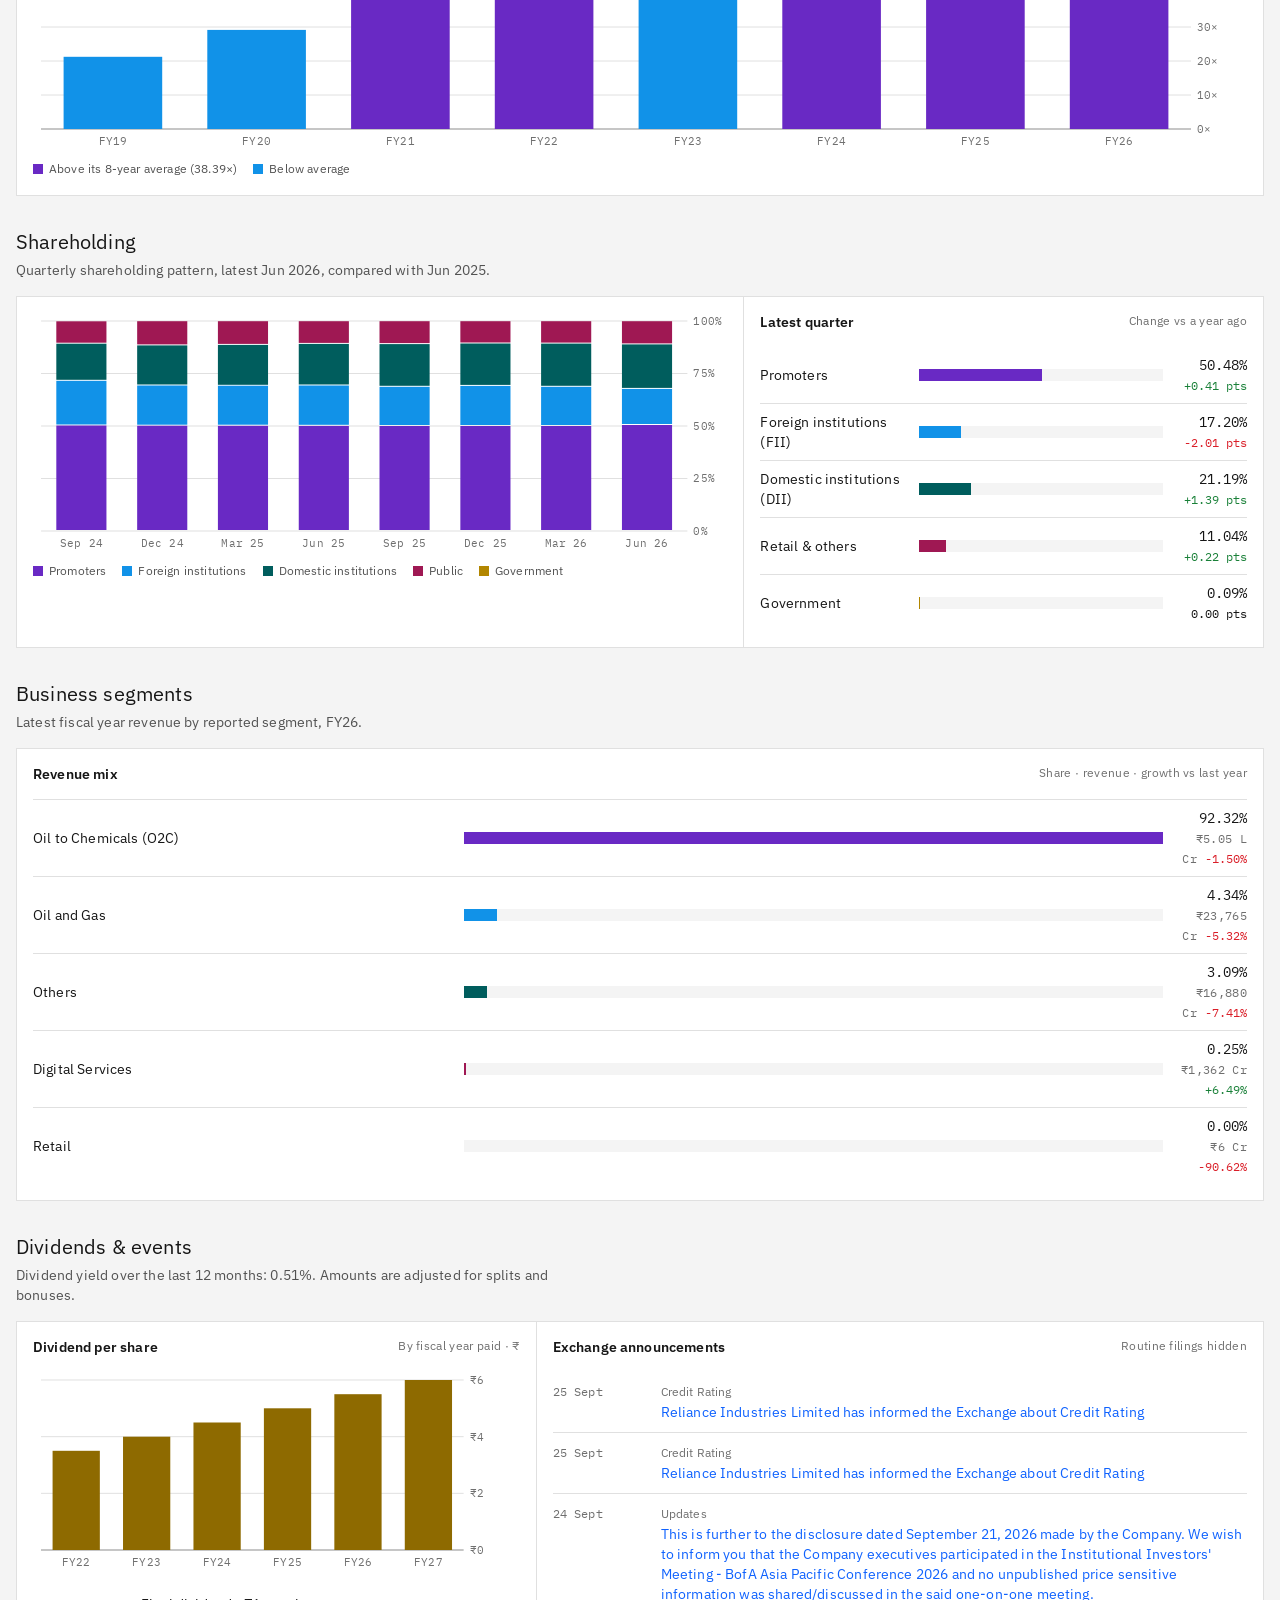
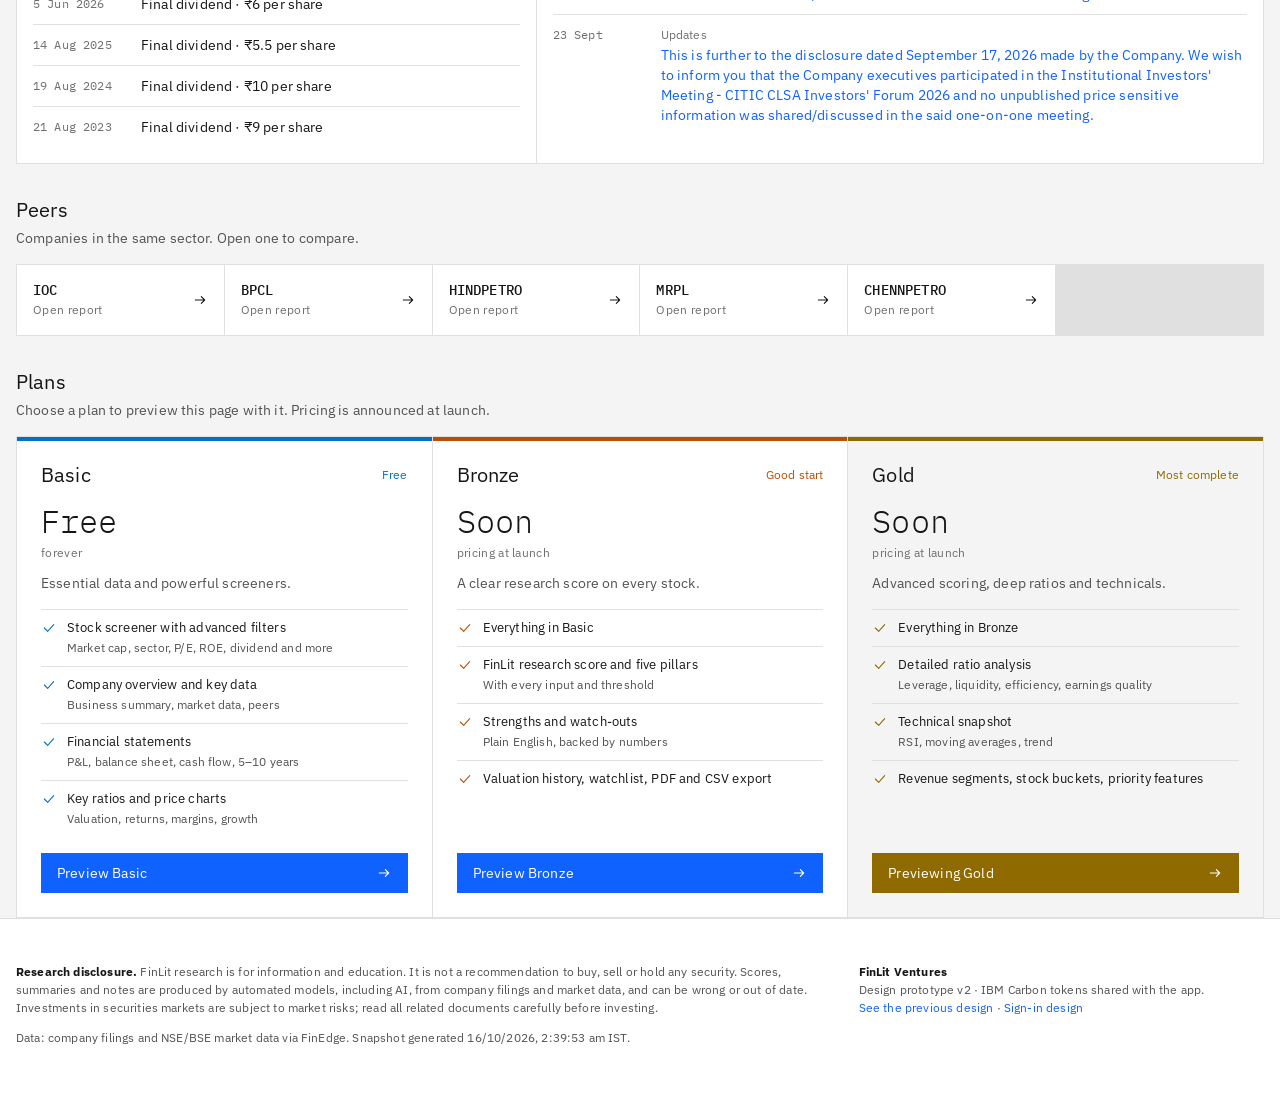
<file: stock-carbon.html>
<!doctype html>
<html lang="en">
<head>
<meta charset="utf-8">
<meta name="viewport" content="width=device-width, initial-scale=1, viewport-fit=cover">
<title>Reliance Industries Research · FinLit</title>
<meta name="description" content="FinLit research report: research score, five-pillar scorecard, financial statements, ratios, ownership, segments, events and peers. Built on IBM Carbon design tokens shared with the FinLit app.">
<meta name="color-scheme" content="dark light">
<link rel="preconnect" href="https://fonts.googleapis.com">
<link rel="preconnect" href="https://fonts.gstatic.com" crossorigin>
<link rel="stylesheet" href="https://fonts.googleapis.com/css2?family=IBM+Plex+Sans:wght@300;400;500;600&family=IBM+Plex+Mono:wght@300;400;500&display=swap">
<link rel="stylesheet" href="assets/tokens.css">
<link rel="preload" href="data/RELIANCE/summary.json" as="fetch" crossorigin>
<script>
  (function () {
    var t = null, p = null;
    try { t = localStorage.getItem("finlit-theme"); p = localStorage.getItem("finlit-plan"); } catch (e) {}
    if (!t) t = matchMedia("(prefers-color-scheme: light)").matches ? "light" : "dark";
    if (["basic", "bronze", "gold"].indexOf(p) < 0) p = "gold";
    document.documentElement.setAttribute("data-theme", t);
    document.documentElement.setAttribute("data-plan", p);
  })();
</script>
<style>
/* FinLit stock research page, v2.
   System: IBM Carbon v11 (g100 dark / g10 light) via assets/tokens.css, generated from finlit-platform/design/tokens.json,
   the same file the mobile app will use. Flat layers, 1px rules, square corners, Plex Sans + tabular Plex Mono numbers.
   Brand gold appears only on the logo, the Gold plan and the research score's brand moments. */
* { box-sizing: border-box; }
html { scroll-padding-top: 112px; }
html, body { margin: 0; }
body { background: var(--background); color: var(--text-primary); font: 400 14px/20px var(--font-sans); letter-spacing: .16px; -webkit-font-smoothing: antialiased; }
button, input, select { font: inherit; color: inherit; letter-spacing: inherit; }
a { color: var(--link); text-decoration: none; }
a:hover { text-decoration: underline; }
:focus-visible { outline: 2px solid var(--focus); outline-offset: -2px; }
.sr { position: absolute; width: 1px; height: 1px; overflow: hidden; clip: rect(0 0 0 0); white-space: nowrap; }
.num, .mono { font-family: var(--font-mono); font-variant-numeric: tabular-nums; letter-spacing: 0; }
.wrap { max-width: 1312px; margin: 0 auto; padding: 0 16px; }
.up { color: var(--gain); } .down { color: var(--loss); } .muted { color: var(--text-secondary); } .helper { color: var(--text-helper); font-size: 12px; line-height: 16px; letter-spacing: .32px; }
svg.i { width: 16px; height: 16px; flex: none; fill: none; stroke: currentColor; stroke-width: 1.6; stroke-linecap: round; stroke-linejoin: round; }

/* ---------- UI shell header ---------- */
.shell { position: sticky; top: 0; z-index: 50; height: 48px; background: var(--header); color: #f4f4f4; border-bottom: 1px solid #393939; }
.shell .wrap { height: 100%; display: flex; align-items: center; gap: 4px; }
.logo { display: block; width: 74px; height: 48px; background: url("assets/finlit-logo-on-dark.png") left center / contain no-repeat; margin-right: 12px; flex: none; }
.shell nav { display: flex; height: 100%; }
.shell nav a { display: flex; align-items: center; padding: 0 16px; color: #c6c6c6; font-size: 14px; height: 100%; border-bottom: 2px solid transparent; }
.shell nav a:hover { background: #262626; color: #f4f4f4; text-decoration: none; }
.shell nav a[aria-current="page"] { color: #f4f4f4; border-bottom-color: #f1c21b; }
.shell .grow { flex: 1; }
.hbtn { height: 48px; min-width: 48px; display: inline-flex; align-items: center; justify-content: center; gap: 8px; padding: 0 14px; border: 0; background: transparent; color: #f4f4f4; cursor: pointer; }
.hbtn:hover { background: #262626; }
.hbtn svg.i { width: 20px; height: 20px; }
.hsearch { width: 280px; justify-content: flex-start; color: #a8a8a8; border-left: 1px solid #393939; border-right: 1px solid #393939; }
.hsearch kbd { margin-left: auto; font: 12px var(--font-mono); color: #8d8d8d; border: 1px solid #525252; padding: 0 6px; }
.planseg { display: flex; align-items: center; gap: 0; margin: 0 8px; border: 1px solid #525252; height: 32px; }
.planseg span { font-size: 12px; color: #a8a8a8; padding: 0 8px; }
.planseg button { height: 30px; padding: 0 10px; border: 0; border-left: 1px solid #393939; background: transparent; color: #c6c6c6; cursor: pointer; font-size: 12px; display: inline-flex; align-items: center; gap: 6px; }
.planseg button i { width: 8px; height: 8px; border-radius: 50%; background: var(--tc); }
.planseg button[aria-pressed="true"] { background: #f4f4f4; color: #161616; }
.signin { background: var(--button-primary); color: #fff; height: 48px; padding: 0 20px; display: inline-flex; align-items: center; font-size: 14px; }
.signin:hover { background: var(--button-primary-hover); text-decoration: none; }

/* ---------- masthead ---------- */
.mast { background: var(--layer-01); border-bottom: 1px solid var(--border-subtle); }
.crumbs { display: flex; gap: 8px; padding: 16px 0 0; font-size: 12px; color: var(--text-helper); }
.crumbs a { color: var(--link); }
.idrow { display: grid; grid-template-columns: 1fr auto; gap: 24px; align-items: end; padding: 16px 0 20px; }
.ident { display: flex; gap: 16px; align-items: center; min-width: 0; }
.badge { width: 56px; height: 56px; flex: none; display: grid; place-items: center; background: var(--layer-02); border: 1px solid var(--border-subtle); font: 500 18px var(--font-mono); color: var(--text-secondary); }
.ident h1 { font-size: 32px; line-height: 40px; font-weight: 300; margin: 0; letter-spacing: 0; overflow-wrap: anywhere; }
.tags { display: flex; flex-wrap: wrap; gap: 8px; margin-top: 6px; }
.tag { display: inline-flex; align-items: center; height: 24px; padding: 0 8px; background: var(--layer-02); color: var(--text-secondary); font-size: 12px; border-radius: 12px; white-space: nowrap; }
.tag.gold { background: var(--brand-gold-soft); color: var(--brand-gold); }
.quote { text-align: right; }
.quote .px { font: 300 36px/40px var(--font-mono); letter-spacing: -.5px; }
.quote .chg { font: 400 16px var(--font-mono); margin-left: 10px; }
.quote .asof { margin-top: 4px; }
.actions { display: flex; gap: 1px; justify-content: flex-end; margin-top: 12px; }
.btn { height: 40px; display: inline-flex; align-items: center; gap: 8px; padding: 0 16px; border: 0; cursor: pointer; font-size: 14px; background: var(--layer-02); color: var(--text-primary); white-space: nowrap; }
.btn:hover { background: var(--layer-hover); text-decoration: none; }
.btn.primary { background: var(--button-primary); color: #fff; }
.btn.primary:hover { background: var(--button-primary-hover); }
.btn.ghost { background: transparent; color: var(--link); padding: 0 12px; }
.btn.ghost:hover { background: var(--layer-hover); }
.btn.gold { background: var(--plan-gold); color: var(--on-gold); }
[data-theme="light"] .btn.gold { color: #fff; }
.strip { display: grid; grid-template-columns: repeat(8, 1fr); border-top: 1px solid var(--border-subtle); }
.strip > div { padding: 12px 16px 14px; border-left: 1px solid var(--border-subtle); min-width: 0; }
.strip > div:first-child { border-left: 0; padding-left: 0; }
.strip .v { font: 400 18px/24px var(--font-mono); margin-top: 2px; white-space: nowrap; }
.range52 { padding-right: 16px; }
.rbar { position: relative; height: 4px; background: linear-gradient(90deg, var(--loss), var(--warning), var(--gain)); margin: 10px 0 6px; opacity: .85; }
.rbar i { position: absolute; top: -5px; width: 2px; height: 14px; background: var(--text-primary); transform: translateX(-1px); }
.rlab { display: flex; justify-content: space-between; font: 12px var(--font-mono); color: var(--text-helper); }

/* ---------- tabs ---------- */
.tabs { position: sticky; top: 48px; z-index: 40; background: var(--background); border-bottom: 1px solid var(--border-subtle); }
.tabs .wrap { display: flex; align-items: stretch; overflow-x: auto; scrollbar-width: none; }
.tabs .wrap::-webkit-scrollbar { display: none; }
.tabs a { flex: none; display: flex; align-items: center; height: 48px; padding: 0 16px; color: var(--text-secondary); border-bottom: 2px solid var(--border-subtle); margin-bottom: -1px; font-size: 14px; }
.tabs a:hover { color: var(--text-primary); background: var(--layer-hover); text-decoration: none; }
.tabs a[aria-current="true"] { color: var(--text-primary); border-bottom-color: var(--interactive); font-weight: 600; }
.tabs .mini { margin-left: auto; display: flex; align-items: center; gap: 10px; padding-left: 16px; font: 13px var(--font-mono); white-space: nowrap; opacity: 0; transition: opacity var(--motion-moderate); }
.tabs.stuck .mini { opacity: 1; }

/* ---------- sections and tiles ---------- */
main { padding-bottom: 64px; }
section.block { padding-top: 32px; }
.shead { display: flex; align-items: end; justify-content: space-between; gap: 16px; margin-bottom: 16px; flex-wrap: wrap; }
.shead h2 { font-size: 20px; line-height: 28px; font-weight: 400; margin: 0; }
.shead p { margin: 4px 0 0; color: var(--text-secondary); max-width: 72ch; }
.grid { display: grid; grid-template-columns: repeat(12, 1fr); gap: 1px; background: var(--border-subtle); border: 1px solid var(--border-subtle); }
.grid.gap { gap: 16px; background: transparent; border: 0; }
.tile { background: var(--layer-01); padding: 16px; min-width: 0; position: relative; }
.c3 { grid-column: span 3; } .c4 { grid-column: span 4; } .c5 { grid-column: span 5; } .c6 { grid-column: span 6; } .c7 { grid-column: span 7; } .c8 { grid-column: span 8; } .c12 { grid-column: span 12; }
.tile h3 { font-size: 14px; line-height: 18px; font-weight: 600; margin: 0 0 4px; letter-spacing: .16px; display: flex; align-items: center; gap: 8px; }
.tile .th { display: flex; justify-content: space-between; align-items: start; gap: 12px; margin-bottom: 12px; }
.pill { display: inline-flex; align-items: center; height: 20px; padding: 0 8px; border-radius: 10px; font-size: 12px; font-weight: 400; white-space: nowrap; }
.b-strong { background: color-mix(in srgb, var(--band-strong) 18%, transparent); color: var(--band-strong); }
.b-healthy { background: color-mix(in srgb, var(--band-healthy) 18%, transparent); color: var(--band-healthy); }
.b-mixed { background: color-mix(in srgb, var(--band-mixed) 20%, transparent); color: var(--band-mixed); }
.b-watch { background: color-mix(in srgb, var(--band-watch) 18%, transparent); color: var(--band-watch); }
.b-insufficient { background: var(--layer-02); color: var(--text-helper); }

/* score */
.score { display: grid; grid-template-columns: 168px 1fr; gap: 20px; align-items: center; }
.gauge { position: relative; width: 168px; height: 100px; }
.gauge svg { width: 168px; height: 100px; display: block; }
.gauge .val { position: absolute; left: 0; right: 0; bottom: 0; text-align: center; font: 300 40px/44px var(--font-mono); }
.gauge .val small { font-size: 14px; color: var(--text-helper); }
.thesis { font-size: 16px; line-height: 24px; margin: 8px 0 12px; }
.scale { display: flex; gap: 1px; margin-top: 8px; font-size: 11px; color: var(--text-helper); }
.scale span { flex: 1; padding-top: 4px; border-top: 3px solid var(--c); }

/* pillars */
.pillars { display: grid; gap: 0; }
.prow { display: grid; grid-template-columns: 132px 1fr 44px 88px 24px; gap: 12px; align-items: center; padding: 10px 0; border-top: 1px solid var(--border-subtle); cursor: pointer; background: none; border-left: 0; border-right: 0; border-bottom: 0; text-align: left; width: 100%; }
.prow:first-child { border-top: 0; }
.prow:hover { background: var(--layer-hover); }
.prow .nm { display: flex; align-items: center; gap: 8px; }
.prow .nm i { width: 10px; height: 10px; background: var(--pc); flex: none; }
.ptrack { position: relative; height: 8px; background: var(--layer-02); }
.ptrack b { position: absolute; left: 0; top: 0; bottom: 0; background: var(--pc); }
.ptrack u { position: absolute; top: -3px; bottom: -3px; width: 1px; background: var(--border-strong); }
.prow .chev { transition: transform var(--motion-moderate); color: var(--text-helper); }
.prow[aria-expanded="true"] .chev { transform: rotate(180deg); }
.pin { display: none; padding: 4px 0 12px 144px; }
.pin.open { display: block; }
.pin table { width: 100%; }
.pin td { padding: 6px 8px 6px 0; border-top: 1px dashed var(--border-subtle); font-size: 13px; }
.pin td:last-child { text-align: right; }

/* notes */
.notes { list-style: none; margin: 0; padding: 0; }
.notes li { display: grid; grid-template-columns: 20px 1fr; gap: 10px; padding: 10px 0; border-top: 1px solid var(--border-subtle); }
.notes li:first-child { border-top: 0; padding-top: 2px; }
.notes b { font-weight: 600; display: block; }
.notes span { color: var(--text-secondary); }
.notes .ic { width: 20px; height: 20px; display: grid; place-items: center; }

/* metrics */
.metrics { display: grid; grid-template-columns: repeat(4, 1fr); gap: 1px; background: var(--border-subtle); }
.metric { background: var(--layer-01); padding: 12px 16px 14px; min-width: 0; overflow: hidden; }
.metric .lab { display: flex; align-items: center; gap: 4px; color: var(--text-secondary); font-size: 12px; }
.metric .v { font: 400 20px/28px var(--font-mono); margin-top: 2px; white-space: nowrap; }
.metric .p { font-size: 11px; color: var(--text-helper); }
.metrics.tech { grid-template-columns: repeat(6, 1fr); }
.info { width: 16px; height: 16px; border: 0; padding: 0; background: none; color: var(--text-helper); cursor: help; display: inline-grid; place-items: center; }
.info:hover { color: var(--text-primary); }

/* charts */
.ranges { display: flex; gap: 1px; background: var(--border-subtle); border: 1px solid var(--border-subtle); }
.ranges button { height: 32px; padding: 0 12px; border: 0; background: var(--layer-01); color: var(--text-secondary); cursor: pointer; font-size: 13px; }
.ranges button[aria-pressed="true"] { background: var(--layer-selected); color: var(--text-primary); box-shadow: inset 0 -2px 0 var(--interactive); }
.chart { position: relative; width: 100%; }
.chart svg { display: block; width: 100%; overflow: visible; }
.chart .gridl { stroke: var(--chart-grid); stroke-width: 1; }
.chart .axis { fill: var(--text-helper); font: 11px var(--font-mono); }
.tip { position: absolute; pointer-events: none; background: var(--layer-03); color: var(--text-primary); padding: 6px 8px; font: 12px/16px var(--font-mono); white-space: nowrap; transform: translate(-50%, -100%); margin-top: -8px; opacity: 0; transition: opacity var(--motion-fast); z-index: 2; }
.tip.on { opacity: 1; }
.legend { display: flex; flex-wrap: wrap; gap: 16px; font-size: 12px; color: var(--text-secondary); margin-top: 8px; }
.legend i { display: inline-block; width: 10px; height: 10px; margin-right: 6px; background: var(--lc); vertical-align: -1px; }

/* tables */
.tbl-wrap { overflow-x: auto; }
table.data { width: 100%; border-collapse: collapse; font-size: 13px; }
table.data th, table.data td { padding: 8px 12px; text-align: right; white-space: nowrap; border-bottom: 1px solid var(--border-subtle); }
table.data th { background: var(--layer-02); font-weight: 600; color: var(--text-primary); position: sticky; top: 0; }
table.data th:first-child, table.data td:first-child { text-align: left; position: sticky; left: 0; background: var(--layer-01); z-index: 1; min-width: 180px; }
table.data th:first-child { background: var(--layer-02); }
table.data td { font-family: var(--font-mono); font-variant-numeric: tabular-nums; }
table.data td:first-child { font-family: var(--font-sans); }
table.data tr.key td { font-weight: 600; }
#returns th, #returns td { padding: 8px 6px; }
#returns th:first-child, #returns td:first-child { min-width: 0; padding-left: 0; }
table.data tr:hover td { background: var(--layer-hover); }
.switch { display: inline-flex; border: 1px solid var(--border-strong); }
.switch button { height: 32px; padding: 0 14px; border: 0; background: transparent; color: var(--text-secondary); cursor: pointer; font-size: 13px; border-left: 1px solid var(--border-strong); }
.switch button:first-child { border-left: 0; }
.switch button[aria-pressed="true"] { background: var(--text-primary); color: var(--background); }

/* ratios */
.rgroup h3 { margin-bottom: 8px; }
.rlist { list-style: none; padding: 0; margin: 0; }
.rlist li { display: grid; grid-template-columns: 1fr auto; gap: 8px; padding: 8px 0; border-top: 1px solid var(--border-subtle); align-items: center; }
.rlist li:first-child { border-top: 0; }
.rlist .k { display: flex; align-items: center; gap: 4px; color: var(--text-secondary); min-width: 0; }
.rlist .v { font-family: var(--font-mono); text-align: right; }
.rlist .v small { display: block; font-size: 11px; color: var(--text-helper); }

/* ownership, segments */
.hbar { display: grid; grid-template-columns: minmax(120px, 1.2fr) 2fr 72px; gap: 12px; align-items: center; padding: 8px 0; border-top: 1px solid var(--border-subtle); }
.hbar:first-child { border-top: 0; }
.hbar .tr { height: 12px; background: var(--layer-02); position: relative; }
.hbar .tr b { position: absolute; left: 0; top: 0; bottom: 0; background: var(--bc); }
.hbar .num { text-align: right; }
.chg { font: 12px var(--font-mono); }

/* events */
.ev { list-style: none; margin: 0; padding: 0; }
.ev li { display: grid; grid-template-columns: 96px 1fr; gap: 12px; padding: 10px 0; border-top: 1px solid var(--border-subtle); }
.ev li:first-child { border-top: 0; }
.ev time { font: 12px var(--font-mono); color: var(--text-helper); padding-top: 2px; }
.ev .cat { font-size: 12px; color: var(--text-helper); }

/* peers */
.peers { display: grid; grid-template-columns: repeat(auto-fill, minmax(180px, 1fr)); gap: 1px; background: var(--border-subtle); border: 1px solid var(--border-subtle); }
.peer { background: var(--layer-01); padding: 16px; display: flex; justify-content: space-between; align-items: center; color: var(--text-primary); cursor: pointer; border: 0; text-align: left; }
.peer:hover { background: var(--layer-hover); text-decoration: none; }
.peer b { font: 500 14px var(--font-mono); display: block; }

/* data quality */
.dq { display: flex; gap: 12px; align-items: center; }
.dq .ring { width: 48px; height: 48px; flex: none; }
.dqlist { list-style: none; padding: 0; margin: 12px 0 0; font-size: 13px; }
.dqlist li { display: flex; justify-content: space-between; gap: 8px; padding: 6px 0; border-top: 1px solid var(--border-subtle); color: var(--text-secondary); }
.dqlist li b { font-weight: 400; color: var(--text-primary); font-family: var(--font-mono); }

/* gates (prototype only: the real API strips locked data server-side) */
.gated { position: relative; }
.gated.locked > .gc { filter: blur(6px); opacity: .45; pointer-events: none; user-select: none; }
.gated > .lock { display: none; }
.gated.locked > .lock { display: flex; position: absolute; inset: 0; z-index: 3; align-items: center; justify-content: center; padding: 16px; }
.lockcard { background: var(--layer-02); border: 1px solid var(--border-strong); border-top: 3px solid var(--tc); padding: 16px 20px; max-width: 360px; box-shadow: 0 8px 24px rgba(0,0,0,.25); }
.lockcard .tl { font-size: 12px; color: var(--tc); font-weight: 600; text-transform: uppercase; letter-spacing: .32px; }
.lockcard h4 { margin: 4px 0 8px; font-size: 16px; font-weight: 600; }
.lockcard ul { margin: 0 0 12px; padding-left: 18px; color: var(--text-secondary); font-size: 13px; }

/* plans */
.plans { display: grid; grid-template-columns: repeat(3, 1fr); gap: 1px; background: var(--border-subtle); border: 1px solid var(--border-subtle); }
.plan { background: var(--layer-01); padding: 24px; display: flex; flex-direction: column; border-top: 4px solid var(--tc); }
.plan.cur { background: var(--layer-02); }
.plan .pt { display: flex; justify-content: space-between; align-items: center; gap: 8px; }
.plan h3 { font-size: 20px; font-weight: 400; margin: 0; }
.plan .rib { font-size: 12px; color: var(--tc); }
.plan .price { font: 300 32px/40px var(--font-mono); margin: 16px 0 4px; }
.plan ul { list-style: none; padding: 0; margin: 16px 0 0; font-size: 13px; }
.plan li { display: grid; grid-template-columns: 16px 1fr; gap: 10px; padding: 8px 0; border-top: 1px solid var(--border-subtle); }
.plan li span { color: var(--text-secondary); display: block; font-size: 12px; }
.plan li svg { color: var(--tc); margin-top: 2px; }
.plan .btn { margin-top: 16px; justify-content: space-between; }

/* footer, toast, popover, palette */
footer { border-top: 1px solid var(--border-subtle); background: var(--layer-01); padding: 32px 0 48px; color: var(--text-secondary); font-size: 12px; line-height: 18px; }
footer .wrap { display: grid; grid-template-columns: 2fr 1fr; gap: 32px; }
.toast { position: fixed; right: 16px; bottom: 16px; z-index: 80; background: var(--layer-03); color: var(--text-primary); border-left: 3px solid var(--info); padding: 12px 16px; max-width: 360px; box-shadow: 0 8px 24px rgba(0,0,0,.3); transform: translateY(12px); opacity: 0; transition: all var(--motion-moderate) var(--motion-ease); pointer-events: none; }
.toast.on { opacity: 1; transform: none; }
.pop { position: absolute; z-index: 70; width: 300px; background: var(--layer-02); border: 1px solid var(--border-strong); padding: 12px 14px; box-shadow: 0 8px 24px rgba(0,0,0,.3); font-size: 13px; }
.pop b { display: block; margin-bottom: 4px; }
.pop p { margin: 0 0 6px; color: var(--text-secondary); }
.pop code { font: 12px var(--font-mono); color: var(--text-primary); }
dialog.palette { width: min(640px, calc(100vw - 32px)); max-height: 70vh; padding: 0; border: 1px solid var(--border-strong); background: var(--layer-01); color: var(--text-primary); margin-top: 12vh; }
dialog.palette::backdrop { background: rgba(0,0,0,.55); }
.palette input { width: 100%; height: 56px; border: 0; border-bottom: 1px solid var(--border-subtle); background: var(--layer-01); padding: 0 16px 0 48px; font-size: 16px; outline: none; }
.palette .sic { position: absolute; left: 16px; top: 18px; color: var(--text-helper); }
.palette ul { list-style: none; margin: 0; padding: 0; max-height: calc(70vh - 90px); overflow-y: auto; }
.palette li button { width: 100%; display: grid; grid-template-columns: 110px 1fr auto; gap: 12px; padding: 10px 16px; border: 0; background: none; cursor: pointer; text-align: left; align-items: center; }
.palette li button:hover, .palette li button[aria-selected="true"] { background: var(--layer-hover); }
.palette li b { font: 500 13px var(--font-mono); }
.palette .foot { padding: 8px 16px; font-size: 12px; color: var(--text-helper); border-top: 1px solid var(--border-subtle); }
.skel { background: linear-gradient(90deg, var(--layer-02) 0, var(--layer-03) 40%, var(--layer-02) 80%); background-size: 200% 100%; animation: sk 1.2s linear infinite; min-height: 16px; }
@keyframes sk { to { background-position: -200% 0; } }

/* ---------- responsive ---------- */
@media (max-width: 1100px) {
  .hsearch { width: 48px; } .hsearch .t, .hsearch kbd { display: none; }
  .shell nav a.opt { display: none; }
  .strip { grid-template-columns: repeat(4, 1fr); }
  .strip > div:nth-child(5) { border-left: 0; padding-left: 0; }
  .strip > div:nth-child(n+5) { border-top: 1px solid var(--border-subtle); }
  .c3, .c4, .c5 { grid-column: span 6; } .c7, .c8 { grid-column: span 12; }
  .metrics, .metrics.tech { grid-template-columns: repeat(3, 1fr); }
}
@media (max-width: 760px) {
  .shell nav { display: none; }
  .planseg span { display: none; }
  .signin { padding: 0 12px; }
  .idrow { grid-template-columns: 1fr; align-items: start; }
  .quote { text-align: left; }
  .actions { justify-content: flex-start; flex-wrap: wrap; }
  .ident h1 { font-size: 24px; line-height: 32px; }
  .strip { grid-template-columns: repeat(2, 1fr); }
  .strip > div:nth-child(odd) { border-left: 0; padding-left: 0; }
  .strip > div:nth-child(n+3) { border-top: 1px solid var(--border-subtle); }
  .c3, .c4, .c5, .c6 { grid-column: span 12; }
  .score { grid-template-columns: 1fr; justify-items: center; text-align: center; }
  .prow { grid-template-columns: 96px 1fr 36px 24px; }
  .prow .bl { display: none; }
  .pin { padding-left: 0; }
  .metrics, .metrics.tech { grid-template-columns: repeat(2, 1fr); }
  .plans { grid-template-columns: 1fr; }
  footer .wrap { grid-template-columns: 1fr; }
  .tabs .mini { display: none; }
}
@media (max-width: 560px) {
  .planseg { position: fixed; left: 50%; bottom: 12px; transform: translateX(-50%); z-index: 60; background: #161616; height: 36px; box-shadow: 0 6px 20px rgba(0,0,0,.45); margin: 0; }
  .planseg button { height: 34px; }
  .planseg span { display: inline; }
  .logo { width: 60px; margin-right: 4px; }
  .toast { bottom: 60px; }
}
@media (prefers-reduced-motion: reduce) { *, *::before, *::after { animation: none !important; transition: none !important; } }
@media print {
  .shell, .tabs, .actions, .ranges, .switch, .lock, .info, #plans, .toast, .planseg { display: none !important; }
  body { background: #fff; color: #161616; }
  .gated.locked > .gc { filter: none; opacity: 1; }
  .tile, .metric, .mast, .plan { background: #fff !important; }
  section.block { break-inside: avoid; }
}
</style>
</head>
<body>
<header class="shell">
  <div class="wrap">
    <a class="logo" href="index.html" aria-label="FinLit home"></a>
    <nav aria-label="Site">
      <a href="index.html">Screener</a>
      <a href="#" aria-current="page">Research</a>
      <a href="#plans">Plans</a>
      <a href="#" class="opt">Learn</a>
    </nav>
    <span class="grow"></span>
    <button class="hbtn hsearch" id="openSearch" aria-label="Search stocks" aria-haspopup="dialog">
      <svg class="i" viewBox="0 0 24 24"><circle cx="11" cy="11" r="7"/><path d="m20 20-3.5-3.5"/></svg><span class="t">Search 5,700+ stocks</span><kbd>/</kbd>
    </button>
    <div class="planseg" role="group" aria-label="Preview the page as a plan">
      <span>Preview</span>
      <button data-plan="basic" style="--tc:var(--plan-basic)" aria-pressed="false"><i></i>Basic</button>
      <button data-plan="bronze" style="--tc:var(--plan-bronze)" aria-pressed="false"><i></i>Bronze</button>
      <button data-plan="gold" style="--tc:var(--plan-gold)" aria-pressed="false"><i></i>Gold</button>
    </div>
    <button class="hbtn" id="themeBtn" aria-label="Switch theme">
      <svg class="i" viewBox="0 0 24 24"><path d="M12 3a9 9 0 1 0 9 9 7 7 0 0 1-9-9Z"/></svg>
    </button>
    <a class="signin" href="login.html">Sign in</a>
  </div>
</header>

<section class="mast" aria-label="Stock summary">
  <div class="wrap">
    <div class="crumbs" id="crumbs"><a href="#">Research</a><span>/</span><span class="skel" style="width:120px"></span></div>
    <div class="idrow">
      <div class="ident">
        <div class="badge" id="badge" aria-hidden="true">··</div>
        <div style="min-width:0">
          <h1 id="name"><span class="skel" style="display:inline-block;width:320px;height:32px"></span></h1>
          <div class="tags" id="tags"></div>
        </div>
      </div>
      <div class="quote">
        <div><span class="px" id="px">—</span><span class="chg" id="chg"></span></div>
        <div class="helper asof" id="asof"></div>
        <div class="actions">
          <button class="btn" id="watchBtn"><svg class="i" viewBox="0 0 24 24"><path d="M12 5v14M5 12h14"/></svg>Watchlist</button>
          <button class="btn" id="csvBtn" data-need="bronze"><svg class="i" viewBox="0 0 24 24"><path d="M12 4v11m0 0-4-4m4 4 4-4M5 20h14"/></svg>CSV</button>
          <button class="btn primary" id="pdfBtn" data-need="bronze"><svg class="i" viewBox="0 0 24 24"><path d="M7 3h7l5 5v13H7z"/><path d="M14 3v5h5"/></svg>PDF report</button>
        </div>
      </div>
    </div>
    <div class="strip" id="strip"></div>
  </div>
</section>

<nav class="tabs" id="tabs" aria-label="Sections">
  <div class="wrap">
    <a href="#overview" aria-current="true">Overview</a>
    <a href="#price">Price &amp; returns</a>
    <a href="#financials">Financials</a>
    <a href="#ratios">Ratios</a>
    <a href="#ownership">Ownership</a>
    <a href="#business">Business</a>
    <a href="#events">Events</a>
    <a href="#peers">Peers</a>
    <span class="mini" id="miniQuote"></span>
  </div>
</nav>

<main class="wrap">
  <!-- Overview -->
  <section class="block" id="overview" aria-labelledby="h-ov">
    <div class="shead"><div><h2 id="h-ov">Research report</h2><p>FinLit's model scores the business on five pillars from the latest statements and price data. It is research, not a recommendation.</p></div><span class="helper" id="modelNote"></span></div>
    <div class="grid">
      <div class="tile c5 gated" data-tier="bronze" data-title="Unlock the FinLit research score" data-points="Overall score from FinLit's model|Five-pillar scorecard on every stock|See what drives each pillar">
        <div class="gc">
          <div class="th"><h3>Research score</h3><span class="pill" id="bandPill"></span></div>
          <div class="score">
            <div class="gauge" id="gauge"><div class="skel" style="height:100px"></div></div>
            <div><p class="thesis" id="thesis"></p><div class="scale"><span style="--c:var(--band-watch)">Watch &lt;45</span><span style="--c:var(--band-mixed)">Mixed 45</span><span style="--c:var(--band-healthy)">Healthy 62</span><span style="--c:var(--band-strong)">Strong 78</span></div></div>
          </div>
        </div>
      </div>
      <div class="tile c7 gated" data-tier="bronze" data-title="See the five-pillar scorecard" data-points="Quality, growth, profitability, balance sheet, technical|Every input and its threshold|Updated with every result">
        <div class="gc">
          <div class="th"><h3>Five pillars</h3><span class="helper">Select a pillar to see its inputs</span></div>
          <div class="pillars" id="pillars"><div class="skel" style="height:200px"></div></div>
        </div>
      </div>
      <div class="tile c6 gated" data-tier="bronze" data-title="Strengths in plain English" data-points="Every note backed by a number|Refreshed with each filing">
        <div class="gc"><div class="th"><h3><svg class="i up" viewBox="0 0 24 24"><path d="m5 12 5 5 9-10"/></svg>Strengths</h3></div><ul class="notes" id="strengths"></ul></div>
      </div>
      <div class="tile c6 gated" data-tier="bronze" data-title="Watch-outs in plain English" data-points="Risks flagged from the numbers|Ownership and trend changes">
        <div class="gc"><div class="th"><h3><svg class="i down" viewBox="0 0 24 24"><path d="M12 8v5m0 4h.01M10.3 3.9 2.6 17a2 2 0 0 0 1.7 3h15.4a2 2 0 0 0 1.7-3L13.7 3.9a2 2 0 0 0-3.4 0Z"/></svg>Watch-outs</h3></div><ul class="notes" id="watchouts"></ul></div>
      </div>
      <div class="tile c12" style="padding:0"><div class="metrics" id="metrics"></div></div>
      <div class="tile c8">
        <div class="th"><div><h3>About the company</h3><span class="helper" id="aboutMeta"></span></div><a class="helper" id="site" target="_blank" rel="noopener noreferrer"></a></div>
        <p class="muted" id="about" style="margin:0;max-width:90ch"></p>
      </div>
      <div class="tile c4">
        <div class="th"><h3>Data quality</h3><span class="pill b-strong" id="dqPill"></span></div>
        <div class="dq"><svg class="ring" viewBox="0 0 36 36" id="dqRing"></svg><div><b id="dqText"></b><div class="helper">Checked before publishing. Reports that fail a critical check are held back.</div></div></div>
        <ul class="dqlist" id="dqList"></ul>
      </div>
    </div>
  </section>

  <!-- Price -->
  <section class="block" id="price" aria-labelledby="h-px">
    <div class="shead"><div><h2 id="h-px">Price &amp; returns</h2><p>Daily closes with bad ticks removed. Long ranges use weekly closes.</p></div>
      <div class="ranges" role="group" aria-label="Chart range" id="ranges"></div></div>
    <div class="grid">
      <div class="tile c8"><div class="chart" id="pxChart" style="height:300px"><div class="skel" style="height:300px"></div></div><div class="legend" id="pxLegend"></div></div>
      <div class="tile c4">
        <div class="th"><h3>Total returns</h3><span class="helper">Price + dividends</span></div>
        <div class="tbl-wrap"><table class="data" id="returns"></table></div>
      </div>
      <div class="tile c12 gated" data-tier="gold" data-title="Advanced technical view" data-points="RSI momentum and zone|Price vs 20, 50 and 200-day averages|Trend signals in plain English">
        <div class="gc"><div class="th"><h3>Technical snapshot</h3><span class="helper">Feeds the Technical pillar</span></div><div class="metrics tech" id="tech"></div></div>
      </div>
    </div>
  </section>

  <!-- Financials -->
  <section class="block" id="financials" aria-labelledby="h-fin">
    <div class="shead"><div><h2 id="h-fin">Financials</h2><p id="finNote">₹ crore. Fiscal years end in March.</p></div>
      <div class="switch" role="group" aria-label="Statement" id="finSwitch">
        <button data-k="pl" aria-pressed="true">Profit &amp; loss</button><button data-k="bs" aria-pressed="false">Balance sheet</button><button data-k="cf" aria-pressed="false">Cash flow</button><button data-k="q" aria-pressed="false">Quarterly</button>
      </div></div>
    <div class="grid">
      <div class="tile c12"><div class="chart" id="finChart" style="height:240px"></div><div class="legend" id="finLegend"></div></div>
      <div class="tile c12" style="padding:0"><div class="tbl-wrap"><table class="data" id="finTable"></table></div></div>
    </div>
  </section>

  <!-- Ratios -->
  <section class="block" id="ratios" aria-labelledby="h-rat">
    <div class="shead"><div><h2 id="h-rat">Ratios</h2><p>Latest value, with its period. Select <span aria-hidden="true">ⓘ</span> on any ratio for what it means and how to read it.</p></div></div>
    <div class="grid" id="ratioGrid"></div>
    <div style="height:16px"></div>
    <div class="grid">
      <div class="tile c12 gated" data-tier="bronze" data-title="Valuation history" data-points="Eight years of P/E, P/B and P/S|See where today sits in its own range">
        <div class="gc"><div class="th"><h3>Valuation history</h3><div class="switch" role="group" aria-label="Valuation measure" id="valSwitch"><button data-k="pe" aria-pressed="true">P/E</button><button data-k="pb" aria-pressed="false">P/B</button><button data-k="ps" aria-pressed="false">P/S</button></div></div><div class="chart" id="valChart" style="height:200px"></div><div class="legend" id="valLegend"></div></div>
      </div>
    </div>
  </section>

  <!-- Ownership -->
  <section class="block" id="ownership" aria-labelledby="h-own">
    <div class="shead"><div><h2 id="h-own">Shareholding</h2><p id="ownNote"></p></div></div>
    <div class="grid">
      <div class="tile c7"><div class="chart" id="ownChart" style="height:240px"></div><div class="legend" id="ownLegend"></div></div>
      <div class="tile c5"><div class="th"><h3>Latest quarter</h3><span class="helper">Change vs a year ago</span></div><div id="ownList"></div></div>
    </div>
  </section>

  <!-- Business -->
  <section class="block" id="business" aria-labelledby="h-biz">
    <div class="shead"><div><h2 id="h-biz">Business segments</h2><p id="segNote"></p></div></div>
    <div class="grid">
      <div class="tile c12 gated" data-tier="gold" data-title="Revenue by segment" data-points="Share of revenue and growth by segment|Segment profit (EBIT)|Five years of history">
        <div class="gc" id="segments"></div>
      </div>
    </div>
  </section>

  <!-- Events -->
  <section class="block" id="events" aria-labelledby="h-ev">
    <div class="shead"><div><h2 id="h-ev">Dividends &amp; events</h2><p id="evNote"></p></div></div>
    <div class="grid">
      <div class="tile c5"><div class="th"><h3>Dividend per share</h3><span class="helper">By fiscal year paid · ₹</span></div><div class="chart" id="dpsChart" style="height:200px"></div><ul class="ev" id="actions" style="margin-top:12px"></ul></div>
      <div class="tile c7"><div class="th"><h3>Exchange announcements</h3><span class="helper">Routine filings hidden</span></div><ul class="ev" id="ann"></ul></div>
    </div>
  </section>

  <!-- Peers -->
  <section class="block" id="peers" aria-labelledby="h-peer">
    <div class="shead"><div><h2 id="h-peer">Peers</h2><p>Companies in the same sector. Open one to compare.</p></div></div>
    <div class="peers" id="peerList"></div>
  </section>

  <!-- Plans -->
  <section class="block" id="plans" aria-labelledby="h-plans">
    <div class="shead"><div><h2 id="h-plans">Plans</h2><p>Choose a plan to preview this page with it. Pricing is announced at launch.</p></div></div>
    <div class="plans" id="planCards"></div>
  </section>
</main>

<footer>
  <div class="wrap">
    <div>
      <p><b style="color:var(--text-primary)">Research disclosure.</b> FinLit research is for information and education. It is not a recommendation to buy, sell or hold any security. Scores, summaries and notes are produced by automated models, including AI, from company filings and market data, and can be wrong or out of date. Investments in securities markets are subject to market risks; read all related documents carefully before investing.</p>
      <p id="srcNote"></p>
    </div>
    <div>
      <p><b style="color:var(--text-primary)">FinLit Ventures</b><br>Design prototype v2 · IBM Carbon tokens shared with the app.<br><a href="stock-v1.html">See the previous design</a> · <a href="login.html">Sign-in design</a></p>
    </div>
  </div>
</footer>

<dialog class="palette" id="palette" aria-label="Search stocks">
  <div style="position:relative">
    <svg class="i sic" viewBox="0 0 24 24"><circle cx="11" cy="11" r="7"/><path d="m20 20-3.5-3.5"/></svg>
    <input id="q" placeholder="Search by name, NSE or BSE code" autocomplete="off" aria-controls="results" aria-label="Search stocks">
  </div>
  <ul id="results" role="listbox"></ul>
  <div class="foot" id="pfoot">Searching in your browser: no waiting for a server.</div>
</dialog>
<div class="toast" id="toast" role="status" aria-live="polite"></div>

<script>
(function () {
  "use strict";
  var SYMBOL = "RELIANCE";
  var API = "data/" + SYMBOL + "/";          // mirrors /api/stocks/RELIANCE/<section>
  var RANK = { basic: 0, bronze: 1, gold: 2 };
  var PLAN_NAMES = { basic: "Basic", bronze: "Bronze", gold: "Gold" };
  var D = {};                                 // loaded sections

  // ---------- helpers ----------
  var $ = function (s, r) { return (r || document).querySelector(s); };
  var $$ = function (s, r) { return Array.prototype.slice.call((r || document).querySelectorAll(s)); };
  var ESC = { "&": "&amp;", "<": "&lt;", ">": "&gt;", '"': "&quot;", "'": "&#39;" };
  function esc(v) { return String(v == null ? "" : v).replace(/[&<>"']/g, function (c) { return ESC[c]; }); }
  function safeUrl(u) { try { var x = new URL(u, location.href); return /^https?:$/.test(x.protocol) ? x.href : null; } catch (e) { return null; } }
  var nf0 = new Intl.NumberFormat("en-IN", { maximumFractionDigits: 0 });
  var nf2 = new Intl.NumberFormat("en-IN", { minimumFractionDigits: 2, maximumFractionDigits: 2 });
  function n2(v) { return v == null ? "—" : nf2.format(v); }
  function inr(v, d) { return v == null ? "—" : "₹" + (d === 0 ? nf0 : nf2).format(v); }
  function crore(v) {
    if (v == null) return "—";
    if (Math.abs(v) >= 100000) return "₹" + nf2.format(v / 100000) + " L Cr";
    return "₹" + nf0.format(v) + " Cr";
  }
  function pct(v, sign) { return v == null ? "—" : (sign && v > 0 ? "+" : "") + nf2.format(v) + "%"; }
  function fmtUnit(v, unit) {
    if (v == null) return "—";
    if (unit === "%") return pct(v);
    if (unit === "x") return nf2.format(v) + "×";
    if (unit === "Cr") return crore(v);
    if (unit === "days") return nf0.format(v) + " d";
    return nf2.format(v);
  }
  function cls(v) { return v == null ? "" : v > 0 ? "up" : v < 0 ? "down" : ""; }
  function date(iso, opts) { var d = new Date(iso + (iso.length === 10 ? "T00:00:00" : "")); return isNaN(d) ? iso : d.toLocaleDateString("en-IN", opts || { day: "numeric", month: "short", year: "numeric" }); }
  function css(name) { return getComputedStyle(document.documentElement).getPropertyValue("--" + name).trim(); }
  function toast(t) { var el = $("#toast"); el.textContent = t; el.classList.add("on"); clearTimeout(toast.h); toast.h = setTimeout(function () { el.classList.remove("on"); }, 3200); }
  function getJSON(name) { return fetch(API + name + ".json").then(function (r) { if (!r.ok) throw new Error(name + " " + r.status); return r.json(); }); }
  var ICON = {
    info: '<svg class="i" viewBox="0 0 24 24"><circle cx="12" cy="12" r="9"/><path d="M12 11v5M12 8h.01"/></svg>',
    check: '<svg class="i" viewBox="0 0 24 24"><path d="m5 12 5 5 9-10"/></svg>',
    chev: '<svg class="i chev" viewBox="0 0 24 24"><path d="m6 9 6 6 6-6"/></svg>',
    arrow: '<svg class="i" viewBox="0 0 24 24"><path d="M5 12h14m-5-5 5 5-5 5"/></svg>',
    lock: '<svg class="i" viewBox="0 0 24 24"><rect x="5" y="11" width="14" height="10"/><path d="M8 11V7a4 4 0 0 1 8 0v4"/></svg>',
    plus: '<svg class="i up" viewBox="0 0 24 24"><path d="M12 5v14M5 12h14"/></svg>',
    minus: '<svg class="i down" viewBox="0 0 24 24"><path d="M5 12h14"/></svg>'
  };
  var PILLAR_COLOR = { quality: "pillar-quality", growth: "pillar-growth", profitability: "pillar-profitability", balance: "pillar-balance", technical: "pillar-technical" };

  // ---------- plan + theme ----------
  function plan() { return document.documentElement.getAttribute("data-plan"); }
  function setPlan(p) {
    document.documentElement.setAttribute("data-plan", p);
    try { localStorage.setItem("finlit-plan", p); } catch (e) {}
    $$(".planseg button").forEach(function (b) { b.setAttribute("aria-pressed", String(b.dataset.plan === p)); });
    applyGates(); renderPlans();
  }
  function applyGates() {
    var r = RANK[plan()];
    $$(".gated").forEach(function (g) {
      var need = g.dataset.tier, locked = r < RANK[need];
      g.classList.toggle("locked", locked);
      var gc = $(":scope > .gc", g); if (gc) gc.inert = locked;
      if (!$(":scope > .lock", g)) {
        var pts = (g.dataset.points || "").split("|").map(function (p) { return "<li>" + esc(p) + "</li>"; }).join("");
        g.insertAdjacentHTML("beforeend", '<div class="lock"><div class="lockcard" style="--tc:var(--plan-' + need + ')"><div class="tl">' + ICON.lock + " " + PLAN_NAMES[need] + " plan</div><h4>" + esc(g.dataset.title) + "</h4><ul>" + pts + '</ul><button class="btn ' + (need === "gold" ? "gold" : "primary") + '" data-goplan="' + need + '">Preview ' + PLAN_NAMES[need] + " " + ICON.arrow + "</button></div></div>");
      }
    });
  }
  document.addEventListener("click", function (e) {
    var b = e.target.closest("[data-goplan]"); if (b) { setPlan(b.dataset.goplan); toast("Previewing the " + PLAN_NAMES[b.dataset.goplan] + " plan."); }
  });
  $$(".planseg button").forEach(function (b) { b.addEventListener("click", function () { setPlan(b.dataset.plan); }); });
  $("#themeBtn").addEventListener("click", function () {
    var t = document.documentElement.getAttribute("data-theme") === "dark" ? "light" : "dark";
    document.documentElement.setAttribute("data-theme", t);
    try { localStorage.setItem("finlit-theme", t); } catch (e) {}
    redrawCharts();
  });

  // ---------- SVG charts ----------
  function svgEl(w, h) { return '<svg viewBox="0 0 ' + w + " " + h + '" width="' + w + '" height="' + h + '" preserveAspectRatio="none" role="img">'; }
  function niceTicks(min, max, n) {
    var span = max - min || Math.abs(max) || 1, step = Math.pow(10, Math.floor(Math.log10(span / n))), err = span / n / step;
    step *= err >= 7.5 ? 10 : err >= 3.5 ? 5 : err >= 1.5 ? 2 : 1;
    var out = [], t = Math.floor(min / step) * step;
    for (; t <= max + step * 0.5; t += step) out.push(+t.toFixed(10));
    return out;
  }
  function lineChart(el, t, v, opt) {
    opt = opt || {};
    var W = el.clientWidth || 600, H = el.clientHeight || 260, L = 8, R = 56, T = 8, B = 22;
    var pts = v.map(function (y, i) { return [i, y]; }).filter(function (p) { return p[1] != null; });
    if (!pts.length) { el.innerHTML = '<p class="helper">No data</p>'; return; }
    var lo = Math.min.apply(null, pts.map(function (p) { return p[1]; })), hi = Math.max.apply(null, pts.map(function (p) { return p[1]; }));
    var ticks = niceTicks(lo, hi, 4); lo = Math.min(lo, ticks[0]); hi = Math.max(hi, ticks[ticks.length - 1]);
    var x = function (i) { return L + (W - L - R) * (t.length > 1 ? i / (t.length - 1) : 0.5); };
    var y = function (val) { return T + (H - T - B) * (1 - (val - lo) / (hi - lo || 1)); };
    var path = pts.map(function (p, k) { return (k ? "L" : "M") + x(p[0]).toFixed(1) + " " + y(p[1]).toFixed(1); }).join("");
    var area = path + "L" + x(pts[pts.length - 1][0]).toFixed(1) + " " + (H - B) + "L" + x(pts[0][0]).toFixed(1) + " " + (H - B) + "Z";
    var up = pts[pts.length - 1][1] >= pts[0][1], color = opt.color || (up ? css("gain") : css("loss"));
    var s = svgEl(W, H);
    ticks.forEach(function (tk) { s += '<line class="gridl" x1="' + L + '" x2="' + (W - R) + '" y1="' + y(tk) + '" y2="' + y(tk) + '"/><text class="axis" x="' + (W - R + 6) + '" y="' + (y(tk) + 4) + '">' + esc(opt.fmtAxis ? opt.fmtAxis(tk) : nf0.format(tk)) + "</text>"; });
    var nx = Math.min(5, t.length); for (var k = 0; k < nx; k++) { var i = Math.round(k * (t.length - 1) / Math.max(1, nx - 1)); s += '<text class="axis" text-anchor="' + (k === 0 ? "start" : k === nx - 1 ? "end" : "middle") + '" x="' + x(i) + '" y="' + (H - 6) + '">' + esc(opt.fmtX ? opt.fmtX(t[i]) : t[i]) + "</text>"; }
    s += '<path d="' + area + '" fill="' + color + '" fill-opacity=".10"/><path d="' + path + '" fill="none" stroke="' + color + '" stroke-width="1.6" vector-effect="non-scaling-stroke"/>';
    s += '<line id="xh" x1="0" x2="0" y1="' + T + '" y2="' + (H - B) + '" stroke="' + css("border-strong") + '" stroke-dasharray="3 3" visibility="hidden"/><circle id="dot" r="4" fill="' + color + '" stroke="' + css("layer-01") + '" stroke-width="2" visibility="hidden"/></svg><div class="tip"></div>';
    el.innerHTML = s;
    var svg = $("svg", el), tip = $(".tip", el), xh = $("#xh", el), dot = $("#dot", el);
    function move(clientX) {
      var r = svg.getBoundingClientRect(), px = (clientX - r.left) * W / r.width;
      var i = Math.max(0, Math.min(t.length - 1, Math.round((px - L) / (W - L - R) * (t.length - 1))));
      if (v[i] == null) return;
      xh.setAttribute("x1", x(i)); xh.setAttribute("x2", x(i)); xh.setAttribute("visibility", "visible");
      dot.setAttribute("cx", x(i)); dot.setAttribute("cy", y(v[i])); dot.setAttribute("visibility", "visible");
      tip.innerHTML = esc(opt.fmtTip ? opt.fmtTip(t[i], v[i], i) : t[i] + "  " + v[i]);
      tip.style.left = (x(i) * r.width / W) + "px"; tip.style.top = (y(v[i]) * r.height / H) + "px"; tip.classList.add("on");
    }
    svg.addEventListener("pointermove", function (e) { move(e.clientX); });
    svg.addEventListener("pointerleave", function () { tip.classList.remove("on"); xh.setAttribute("visibility", "hidden"); dot.setAttribute("visibility", "hidden"); });
  }
  function barChart(el, labels, series, opt) {
    opt = opt || {};
    var W = el.clientWidth || 600, H = el.clientHeight || 220, L = 8, R = 56, T = 8, B = 22;
    var all = []; series.forEach(function (s) { s.values.forEach(function (v) { if (v != null) all.push(v); }); });
    if (!all.length) { el.innerHTML = '<p class="helper">No data</p>'; return; }
    var ticks = niceTicks(Math.min(0, Math.min.apply(null, all)), Math.max(0, Math.max.apply(null, all)), 4);
    var lo = ticks[0], hi = ticks[ticks.length - 1];
    var y = function (v) { return T + (H - T - B) * (1 - (v - lo) / (hi - lo || 1)); };
    var band = (W - L - R) / labels.length, gw = band * 0.7, bw = gw / series.length;
    var s = svgEl(W, H);
    ticks.forEach(function (tk) { s += '<line class="gridl" x1="' + L + '" x2="' + (W - R) + '" y1="' + y(tk) + '" y2="' + y(tk) + '"' + (tk === 0 ? ' style="stroke:' + css("border-strong") + '"' : "") + '/><text class="axis" x="' + (W - R + 6) + '" y="' + (y(tk) + 4) + '">' + esc(opt.fmtAxis ? opt.fmtAxis(tk) : nf0.format(tk)) + "</text>"; });
    labels.forEach(function (lab, i) {
      var x0 = L + band * i + (band - gw) / 2;
      series.forEach(function (se, k) {
        var v = se.values[i]; if (v == null) return;
        var y0 = y(Math.max(0, v)), h = Math.abs(y(v) - y(0));
        s += '<rect x="' + (x0 + bw * k + 1).toFixed(1) + '" y="' + y0.toFixed(1) + '" width="' + Math.max(1, bw - 2).toFixed(1) + '" height="' + Math.max(1, h).toFixed(1) + '" fill="' + (se.colorFn ? se.colorFn(v) : se.color) + '"><title>' + esc(lab + " · " + se.name + ": " + (opt.fmtTip ? opt.fmtTip(v) : nf2.format(v))) + "</title></rect>";
      });
      if (labels.length <= 14 || i % 2 === 0) s += '<text class="axis" text-anchor="middle" x="' + (L + band * i + band / 2) + '" y="' + (H - 6) + '">' + esc(lab) + "</text>";
    });
    el.innerHTML = s + "</svg>";
  }
  function stackedChart(el, labels, series) {
    var W = el.clientWidth || 600, H = el.clientHeight || 220, L = 8, R = 40, T = 8, B = 22;
    var band = (W - L - R) / labels.length, bw = band * 0.62, s = svgEl(W, H);
    [0, 25, 50, 75, 100].forEach(function (tk) { var yy = T + (H - T - B) * (1 - tk / 100); s += '<line class="gridl" x1="' + L + '" x2="' + (W - R) + '" y1="' + yy + '" y2="' + yy + '"/><text class="axis" x="' + (W - R + 6) + '" y="' + (yy + 4) + '">' + tk + "%</text>"; });
    labels.forEach(function (lab, i) {
      var acc = 0, x0 = L + band * i + (band - bw) / 2;
      series.forEach(function (se) {
        var v = se.values[i] || 0, y1 = T + (H - T - B) * (1 - (acc + v) / 100), h = (H - T - B) * v / 100;
        s += '<rect x="' + x0.toFixed(1) + '" y="' + y1.toFixed(1) + '" width="' + bw.toFixed(1) + '" height="' + Math.max(0, h - 1).toFixed(1) + '" fill="' + se.color + '"><title>' + esc(lab + " · " + se.name + ": " + nf2.format(v) + "%") + "</title></rect>";
        acc += v;
      });
      if (labels.length <= 8 || i % 2 === 1) s += '<text class="axis" text-anchor="middle" x="' + (L + band * i + band / 2) + '" y="' + (H - 6) + '">' + esc(lab.replace(/^(\w{3}) 20(\d\d)$/, "$1 $2")) + "</text>";
    });
    el.innerHTML = s + "</svg>";
  }
  function gauge(score, color) {
    var cx = 84, cy = 88, r = 72, a0 = Math.PI, frac = score == null ? 0 : Math.max(0, Math.min(1, score / 100));
    function pt(f) { var a = a0 + Math.PI * f; return [cx + r * Math.cos(a), cy + r * Math.sin(a)]; }
    var e = pt(frac), full = pt(1);
    var s = '<svg viewBox="0 0 168 100" aria-hidden="true"><path d="M' + (cx - r) + " " + cy + " A" + r + " " + r + " 0 0 1 " + full[0] + " " + full[1] + '" fill="none" stroke="' + css("layer-02") + '" stroke-width="12"/>';
    [45, 62, 78].forEach(function (b) { var p1 = pt(b / 100), a = a0 + Math.PI * b / 100; s += '<line x1="' + p1[0] + '" y1="' + p1[1] + '" x2="' + (cx + (r + 10) * Math.cos(a)) + '" y2="' + (cy + (r + 10) * Math.sin(a)) + '" stroke="' + css("border-strong") + '" stroke-width="1"/>'; });
    if (frac > 0) s += '<path d="M' + (cx - r) + " " + cy + " A" + r + " " + r + " 0 0 1 " + e[0].toFixed(2) + " " + e[1].toFixed(2) + '" fill="none" stroke="' + color + '" stroke-width="12"/>';
    return s + "</svg>";
  }

  // ---------- render: masthead ----------
  function renderMast(s) {
    var p = s.profile, q = s.quote;
    document.title = p.name + " Research · FinLit";
    $("#crumbs").innerHTML = '<a href="#">Research</a><span>/</span><a href="#">' + esc(p.macroSector || p.sector) + "</a><span>/</span><span>" + esc(p.sector) + "</span>";
    $("#badge").textContent = p.name.split(/\s+/).slice(0, 2).map(function (w) { return w[0]; }).join("").toUpperCase();
    $("#name").textContent = p.name;
    var basis = s.meta.statement === "consolidated" ? "Consolidated" : "Standalone";
    $("#tags").innerHTML = ["NSE: " + p.nse, "BSE: " + p.bse, p.industry, basis].filter(Boolean).map(function (t) { return '<span class="tag">' + esc(t) + "</span>"; }).join("");
    $("#px").textContent = inr(q.price);
    $("#chg").className = "chg " + cls(q.change);
    $("#chg").textContent = (q.change > 0 ? "+" : "") + n2(q.change) + " (" + pct(q.changePct, true) + ")";
    var at = q.asOf ? new Date(q.asOf) : null;
    $("#asof").textContent = at && !isNaN(at) ? "As of " + at.toLocaleString("en-IN", { day: "numeric", month: "short", hour: "2-digit", minute: "2-digit", timeZone: "Asia/Kolkata" }) + " IST · NSE" : "";
    $("#miniQuote").innerHTML = "<b>" + esc(p.nse) + "</b> " + esc(inr(q.price)) + ' <span class="' + cls(q.change) + '">' + esc(pct(q.changePct, true)) + "</span>";
    var m = {}; s.keyMetrics.forEach(function (k) { m[k.key] = k; });
    var lo = s.range52.low, hi = s.range52.high, posn = lo != null && hi > lo ? (q.price - lo) / (hi - lo) * 100 : 50;
    var cells = [
      '<div class="range52"><div class="helper">52-week range</div><div class="rbar"><i style="left:' + Math.max(0, Math.min(100, posn)).toFixed(1) + '%"></i></div><div class="rlab"><span>' + esc(inr(lo)) + "</span><span>" + esc(inr(hi)) + "</span></div></div>"
    ];
    [["market_cap", "Market cap"], ["pe", "P/E"], ["pb", "P/B"], ["dividend_yield", "Dividend yield"], ["roe", "ROE"], ["roce", "ROCE"], ["debt_to_equity", "Debt / equity"]].forEach(function (k) {
      var e = m[k[0]]; cells.push('<div><div class="helper">' + esc(k[1]) + '</div><div class="v">' + esc(e ? fmtUnit(e.value, e.unit) : "—") + "</div></div>");
    });
    $("#strip").innerHTML = cells.join("");
  }

  // ---------- render: overview ----------
  function renderOverview(s) {
    var sc = s.score, band = sc.band.key;
    $("#bandPill").className = "pill b-" + band; $("#bandPill").textContent = sc.band.label;
    $("#gauge").innerHTML = gauge(sc.overall, css("band-" + band) || css("text-helper")) + '<div class="val">' + (sc.overall == null ? "—" : sc.overall) + "<small>/100</small></div>";
    $("#thesis").textContent = s.thesis || "Not enough data to summarise yet.";
    $("#modelNote").textContent = "Model " + sc.model + " · " + (s.dataQuality.fundamentalsAsOf || "") + " results";
    $("#pillars").innerHTML = sc.pillars.map(function (p) {
      var c = "var(--" + PILLAR_COLOR[p.key] + ")";
      return '<button class="prow" aria-expanded="false" data-p="' + esc(p.key) + '" style="--pc:' + c + '"><span class="nm"><i></i>' + esc(p.label) + '</span><span class="ptrack"><b style="width:' + (p.score || 0) + '%"></b><u style="left:45%"></u><u style="left:62%"></u><u style="left:78%"></u></span><span class="num" style="text-align:right">' + (p.score == null ? "—" : p.score) + '</span><span class="bl"><span class="pill b-' + esc(p.band.key) + '">' + esc(p.band.label) + "</span></span>" + ICON.chev + '</button><div class="pin" id="pin-' + esc(p.key) + '"></div>';
    }).join("");
    $$("#pillars .prow").forEach(function (b) {
      b.addEventListener("click", function () {
        var open = b.getAttribute("aria-expanded") !== "true", pin = $("#pin-" + b.dataset.p);
        b.setAttribute("aria-expanded", String(open)); pin.classList.toggle("open", open);
        if (open) fillPillarInputs(b.dataset.p, pin);
      });
    });
    function notes(list, el, good) {
      el.innerHTML = list.length ? list.map(function (n) { return '<li><span class="ic">' + (good ? ICON.plus : ICON.minus) + "</span><div><b>" + esc(n.title) + "</b><span>" + esc(n.text) + "</span></div></li>"; }).join("") : '<li><span></span><span class="muted">Nothing stands out.</span></li>';
    }
    notes(s.strengths, $("#strengths"), true); notes(s.watchouts, $("#watchouts"), false);
    var wanted = ["pe", "pb", "ev_ebitda", "dividend_yield", "roe", "roce", "opm", "debt_to_equity", "sales_cagr", "profit_cagr", "dividend_payout", "market_cap"];
    var byKey = {}; s.keyMetrics.forEach(function (k) { byKey[k.key] = k; });
    $("#metrics").innerHTML = wanted.filter(function (k) { return byKey[k]; }).map(function (k) {
      var e = byKey[k];
      return '<div class="metric"><div class="lab">' + esc(e.label) + ' <button class="info" data-g="' + esc(k) + '" aria-label="About ' + esc(e.label) + '">' + ICON.info + '</button></div><div class="v">' + esc(fmtUnit(e.value, e.unit || (/cagr|opm/.test(k) ? "%" : ""))) + '</div><div class="p">' + esc(e.period === "latest" ? "Latest" : e.period) + "</div></div>";
    }).join("");
    var p = s.profile;
    $("#about").textContent = (p.description || "").replace(/\s+/g, " ");
    $("#aboutMeta").textContent = [p.industry, p.employees ? nf0.format(p.employees) + " employees" : null].filter(Boolean).join(" · ");
    var site = safeUrl("https://" + String(p.website || "").replace(/^https?:\/\//, ""));
    if (site && p.website) { $("#site").href = site; $("#site").textContent = p.website; }
    var dq = s.dataQuality, ck = dq.checks || { passed: 0, total: 0, issues: [] }, frac = ck.total ? ck.passed / ck.total : 0;
    var ringColor = ck.status === "ok" ? css("gain") : css("warning");
    $("#dqRing").innerHTML = '<circle cx="18" cy="18" r="15" fill="none" stroke="' + css("layer-02") + '" stroke-width="4"/><circle cx="18" cy="18" r="15" fill="none" stroke="' + ringColor + '" stroke-width="4" stroke-dasharray="' + (94.25 * frac).toFixed(1) + ' 94.25" transform="rotate(-90 18 18)"/>';
    $("#dqText").textContent = ck.passed + " of " + ck.total + " checks passed";
    $("#dqPill").textContent = ck.status === "ok" ? "Verified" : "Data notes";
    $("#dqPill").className = "pill " + (ck.status === "ok" ? "b-strong" : "b-mixed");
    var rows = [["Prices to", dq.priceAsOf ? date(dq.priceAsOf) : "—"], ["Latest results", dq.fundamentalsAsOf || "—"], ["Statements", dq.statement === "consolidated" ? "Consolidated" : "Standalone"], ["Bad price ticks removed", String((dq.removedBadTicks || []).length)]];
    $("#dqList").innerHTML = rows.map(function (r) { return "<li><span>" + esc(r[0]) + "</span><b>" + esc(r[1]) + "</b></li>"; }).join("") +
      (ck.issues || []).map(function (i) { return '<li><span style="color:var(--warning)">' + esc(i.message) + "</span></li>"; }).join("");
    $("#srcNote").textContent = "Data: company filings and NSE/BSE market data via FinEdge. Snapshot generated " + new Date(s.meta.generatedAt).toLocaleString("en-IN", { timeZone: "Asia/Kolkata" }) + " IST.";
    renderReturns(s.returns);
  }
  function fillPillarInputs(key, pin) {
    if (!D.ratios) { pin.innerHTML = '<div class="skel" style="height:60px"></div>'; return; }
    var p = D.ratios.score.pillars.filter(function (x) { return x.key === key; })[0];
    pin.innerHTML = "<table>" + p.inputs.map(function (i) {
      var th = i.thresholds, scale = (i.lowerIsBetter ? "≤ " : "≥ ") + th[3] + " great · " + th[2] + " good · " + th[1] + " fair";
      return "<tr><td>" + esc(i.label) + '</td><td class="num">' + esc(i.value == null ? "—" : n2(i.value)) + '</td><td class="helper">' + esc(scale) + '</td><td class="num">' + esc(i.score == null ? "—" : i.score) + "</td></tr>";
    }).join("") + "</table>";
  }
  function renderReturns(rets) {
    $("#returns").innerHTML = "<thead><tr><th>Period</th><th>Price</th><th>Dividend</th><th>Total</th></tr></thead><tbody>" + rets.map(function (r) {
      return "<tr><td>" + esc(r.period) + '</td><td class="' + cls(r.price) + '">' + esc(pct(r.price, true)) + "</td><td>" + esc(pct(r.dividend, true)) + '</td><td class="' + cls(r.total) + '"><b>' + esc(pct(r.total, true)) + "</b></td></tr>";
    }).join("") + "</tbody>";
  }

  // ---------- render: price ----------
  var RANGES = ["1M", "6M", "1Y", "3Y", "5Y", "MAX"], currentRange = "1Y", priceCache = {};
  $("#ranges").innerHTML = RANGES.map(function (r) { return '<button data-r="' + r + '" aria-pressed="' + (r === currentRange) + '">' + r + "</button>"; }).join("");
  $$("#ranges button").forEach(function (b) { b.addEventListener("click", function () { loadRange(b.dataset.r); }); });
  function loadRange(r) {
    currentRange = r;
    $$("#ranges button").forEach(function (b) { b.setAttribute("aria-pressed", String(b.dataset.r === r)); });
    (priceCache[r] ? Promise.resolve(priceCache[r]) : getJSON("price-" + r)).then(function (d) { priceCache[r] = d; drawPrice(); if (d.technical) renderTech(d); }).catch(function () { $("#pxChart").innerHTML = '<p class="helper">Price data unavailable.</p>'; });
  }
  function drawPrice() {
    var d = priceCache[currentRange]; if (!d) return;
    var se = d.series, first = se.c[0], last = se.c[se.c.length - 1], ch = first ? (last / first - 1) * 100 : null;
    lineChart($("#pxChart"), se.t, se.c, { fmtX: function (t) { return date(t, d.grain === "weekly" || currentRange !== "1M" ? { month: "short", year: "2-digit" } : { day: "numeric", month: "short" }); }, fmtTip: function (t, v) { return date(t) + "  ₹" + nf2.format(v); } });
    $("#pxLegend").innerHTML = '<span>' + esc(currentRange) + ' change <b class="' + cls(ch) + '">' + esc(pct(ch, true)) + "</b></span><span>" + esc(d.grain === "weekly" ? "Weekly closes" : "Daily closes") + "</span><span>" + se.t.length + " points</span>";
  }
  function renderTech(price) {
    var t = price.technical, zone = { oversold: "Oversold zone", overbought: "Overbought zone", neutral: "Neutral zone" }[t.rsiZone] || "";
    var rows = [["RSI (14)", t.rsi14 == null ? "—" : n2(t.rsi14), zone], ["vs 20-day EMA", pct(t.vsEma20Pct, true), inr(t.ema20)], ["vs 50-day EMA", pct(t.vsEma50Pct, true), inr(t.ema50)], ["vs 200-day EMA", pct(t.vsEma200Pct, true), inr(t.ema200)], ["Last close", inr(t.price), "NSE"], ["Long-term trend", t.vsEma200Pct == null ? "—" : t.vsEma200Pct > 0 ? "Up" : "Down", "Price vs 200-day EMA"]];
    $("#tech").innerHTML = rows.map(function (r) { return '<div class="metric"><div class="lab">' + esc(r[0]) + '</div><div class="v ' + (/^[+-]/.test(r[1]) ? cls(parseFloat(r[1])) : "") + '">' + esc(r[1]) + '</div><div class="p">' + esc(r[2] || "") + "</div></div>"; }).join("");
  }

  // ---------- render: financials ----------
  var FIN_ROWS = {
    pl: [["revenue", "Revenue", 1], ["other_income", "Other income"], ["expenses", "Expenses"], ["operating_profit", "Operating profit", 1], ["finance_costs", "Finance costs"], ["depreciation", "Depreciation"], ["profit_before_tax", "Profit before tax"], ["tax", "Tax"], ["net_profit", "Net profit", 1], ["eps", "EPS (₹)"]],
    bs: [["equity_capital", "Equity capital"], ["reserves", "Reserves"], ["total_equity", "Total equity", 1], ["borrowings", "Borrowings", 1], ["other_liabilities", "Other liabilities"], ["total_assets", "Total assets", 1], ["fixed_assets", "Fixed assets"], ["cwip", "Capital work in progress"], ["investments", "Investments"], ["inventories", "Inventories"], ["receivables", "Receivables"], ["cash", "Cash"]],
    cf: [["operating", "Cash from operations", 1], ["investing", "Cash from investing"], ["financing", "Cash from financing"], ["net_cash_flow", "Net cash flow"], ["capex", "Capital expenditure"], ["free_cash_flow", "Free cash flow", 1], ["dividends_paid", "Dividends paid"]]
  };
  var finKind = "pl";
  $$("#finSwitch button").forEach(function (b) { b.addEventListener("click", function () { finKind = b.dataset.k; $$("#finSwitch button").forEach(function (x) { x.setAttribute("aria-pressed", String(x === b)); }); drawFin(); }); });
  function finTable() {
    var f = D.financials; if (!f) return null;
    var tbl = finKind === "q" ? f.quarterly.pl : f.yearly[finKind], rows = FIN_ROWS[finKind === "q" ? "pl" : finKind];
    return { tbl: tbl, rows: rows.filter(function (r) { return tbl.rows[r[0]]; }) };
  }
  function drawFin() {
    var ft = finTable(); if (!ft) return;
    var tbl = ft.tbl, periods = tbl.periods;
    var chartSpec = finKind === "bs" ? [["total_equity", "Total equity", "viz-2"], ["borrowings", "Borrowings", "viz-5"]] : finKind === "cf" ? [["operating", "Cash from operations", "viz-2"], ["free_cash_flow", "Free cash flow", "viz-6"]] : [["revenue", "Revenue", "viz-2"], ["net_profit", "Net profit", "viz-6"]];
    var series = chartSpec.filter(function (c) { return tbl.rows[c[0]]; }).map(function (c) { return { name: c[1], values: tbl.rows[c[0]], color: css(c[2]) }; });
    barChart($("#finChart"), periods.map(function (p) { return p.replace(/^(\w{3}) 20(\d\d)$/, "$1 $2"); }), series, { fmtTip: function (v) { return "₹" + nf0.format(v) + " Cr"; }, fmtAxis: function (v) { return Math.abs(v) >= 100000 ? nf2.format(v / 100000) + "L" : nf0.format(v); } });
    $("#finLegend").innerHTML = series.map(function (s) { return '<span style="--lc:' + s.color + '"><i></i>' + esc(s.name) + "</span>"; }).join("");
    $("#finTable").innerHTML = "<thead><tr><th>₹ Cr</th>" + periods.map(function (p) { return "<th>" + esc(p) + "</th>"; }).join("") + "</tr></thead><tbody>" + ft.rows.map(function (r) {
      return '<tr class="' + (r[2] ? "key" : "") + '"><td>' + esc(r[1]) + "</td>" + tbl.rows[r[0]].map(function (v) { return '<td class="' + (v < 0 ? "down" : "") + '">' + esc(v == null ? "—" : (r[0] === "eps" ? nf2 : nf0).format(v)) + "</td>"; }).join("") + "</tr>";
    }).join("") + "</tbody>";
    var tw = $("#finTable").parentElement; tw.scrollLeft = tw.scrollWidth;
    $("#finNote").textContent = "₹ crore · " + (D.financials.meta.statement === "consolidated" ? "consolidated" : "standalone") + (finKind === "q" ? " · last 12 quarters" : " · fiscal years end in March");
  }

  // ---------- render: ratios ----------
  var GOLD_GROUPS = { leverage: 1, liquidity: 1, efficiency: 1, quality: 1, shareholder: 1 };
  // Our own CAGR/margin figures duplicate FinEdge's when both exist; show one.
  var DUPES = { sales_cagr: "revenue_cagr_5y", profit_cagr: "profit_cagr_5y", npm: "net_margin", opm: "operating_margin" };
  function renderRatios(r) {
    var html = r.groups.filter(function (g) { return g.keys.length; }).map(function (g) {
      var keys = g.keys.filter(function (k) { return !(DUPES[k] && r.latest[DUPES[k]]); });
      var items = keys.map(function (k) { var e = r.latest[k]; return '<li><span class="k">' + esc(e.label) + ' <button class="info" data-g="' + esc(k) + '" aria-label="About ' + esc(e.label) + '">' + ICON.info + '</button></span><span class="v">' + esc(fmtUnit(e.value, e.unit)) + "<small>" + esc(e.period === "latest" ? "Latest" : e.period) + "</small></span></li>"; }).join("");
      var body = '<div class="gc"><h3>' + esc(g.label) + '</h3><ul class="rlist">' + items + "</ul></div>";
      return GOLD_GROUPS[g.id] ? '<div class="tile c4 rgroup gated" data-tier="gold" data-title="' + esc(g.label) + ' ratios" data-points="Part of detailed ratio analysis|History for every ratio">' + body + "</div>" : '<div class="tile c4 rgroup">' + body + "</div>";
    }).join("");
    $("#ratioGrid").innerHTML = html;
    applyGates();
  }
  var valKey = "pe";
  $$("#valSwitch button").forEach(function (b) { b.addEventListener("click", function () { valKey = b.dataset.k; $$("#valSwitch button").forEach(function (x) { x.setAttribute("aria-pressed", String(x === b)); }); drawVal(); }); });
  function drawVal() {
    if (!D.ratios) return;
    var vh = D.ratios.valuationHistory, vals = vh.rows[valKey] || [];
    var avg = vals.filter(function (v) { return v != null; }), mean = avg.reduce(function (a, b) { return a + b; }, 0) / (avg.length || 1);
    barChart($("#valChart"), vh.periods, [{ name: valKey.toUpperCase(), values: vals, colorFn: function (v) { return v > mean ? css("viz-1") : css("viz-2"); } }], { fmtTip: function (v) { return nf2.format(v) + "×"; }, fmtAxis: function (v) { return nf0.format(v) + "×"; } });
    $("#valLegend").innerHTML = '<span style="--lc:' + css("viz-1") + '"><i></i>Above its ' + avg.length + '-year average (' + nf2.format(mean) + '×)</span><span style="--lc:' + css("viz-2") + '"><i></i>Below average</span>';
  }

  // ---------- render: ownership ----------
  var OWN = [["promoters", "Promoters", "viz-1"], ["fii", "Foreign institutions", "viz-2"], ["dii", "Domestic institutions", "viz-3"], ["public", "Public", "viz-4"], ["government", "Government", "viz-8"], ["others", "Others", "border-strong"]];
  function drawOwn() {
    var o = D.ownership; if (!o) return;
    var n = Math.min(8, o.periods.length), per = o.periods.slice(-n);
    var series = OWN.filter(function (k) { return o.series[k[0]]; }).map(function (k) { return { name: k[1], values: o.series[k[0]].slice(-n), color: css(k[2]) }; });
    stackedChart($("#ownChart"), per, series);
    $("#ownLegend").innerHTML = series.map(function (s) { return '<span style="--lc:' + s.color + '"><i></i>' + esc(s.name) + "</span>"; }).join("");
    $("#ownNote").textContent = "Quarterly shareholding pattern, latest " + o.asOf + (o.comparedWith ? ", compared with " + o.comparedWith : "") + ".";
    var colors = {}; OWN.forEach(function (k) { colors[k[0]] = k[2]; });
    $("#ownList").innerHTML = o.latest.map(function (l) {
      return '<div class="hbar" style="--bc:var(--' + colors[l.key] + ')"><span>' + esc(l.label) + '</span><span class="tr"><b style="width:' + Math.min(100, l.value || 0) + '%"></b></span><span class="num">' + esc(pct(l.value)) + '<br><span class="chg ' + cls(l.change1yPts) + '">' + esc(l.change1yPts == null ? "" : (l.change1yPts > 0 ? "+" : "") + nf2.format(l.change1yPts) + " pts") + "</span></span></div>";
    }).join("");
  }

  // ---------- render: segments, events, peers ----------
  function renderSegments(g) {
    $("#segNote").textContent = "Latest fiscal year revenue by reported segment" + (g.periods && g.periods.length ? ", " + g.periods[g.periods.length - 1] : "") + ".";
    var max = Math.max.apply(null, g.latest.map(function (s) { return s.sharePct || 0; }).concat([1]));
    $("#segments").innerHTML = '<div class="th"><h3>Revenue mix</h3><span class="helper">Share · revenue · growth vs last year</span></div>' + g.latest.map(function (s, i) {
      return '<div class="hbar" style="--bc:var(--viz-' + ((i % 8) + 1) + ')"><span>' + esc(s.name) + '</span><span class="tr"><b style="width:' + ((s.sharePct || 0) / max * 100).toFixed(1) + '%"></b></span><span class="num">' + esc(pct(s.sharePct)) + '<br><span class="helper">' + esc(crore(s.revenue)) + '</span> <span class="chg ' + cls(s.growthPct) + '">' + esc(pct(s.growthPct, true)) + "</span></span></div>";
    }).join("");
  }
  function renderEvents(e) {
    $("#evNote").textContent = "Dividend yield over the last 12 months: " + pct(e.dividendYieldTtm) + ". Amounts are adjusted for splits and bonuses.";
    barChart($("#dpsChart"), e.dividendsByFY.periods, [{ name: "Dividend per share", values: e.dividendsByFY.dps, color: css("brand-gold") }], { fmtTip: function (v) { return "₹" + nf2.format(v); }, fmtAxis: function (v) { return "₹" + v; } });
    $("#actions").innerHTML = e.actions.slice(0, 4).map(function (a) { return "<li><time>" + esc(date(a.date)) + "</time><div>" + esc(a.title) + "</div></li>"; }).join("");
    $("#ann").innerHTML = e.announcements.slice(0, 8).map(function (a) {
      var url = safeUrl(a.link);
      return "<li><time>" + esc(date(a.date, { day: "numeric", month: "short" })) + '</time><div><div class="cat">' + esc(a.category) + "</div>" + (url ? '<a href="' + esc(url) + '" target="_blank" rel="noopener noreferrer">' + esc(a.description) + "</a>" : esc(a.description)) + "</div></li>";
    }).join("") || '<li><span></span><span class="muted">No recent announcements.</span></li>';
  }
  function renderPeers(p) {
    $("#peerList").innerHTML = p.symbols.map(function (s) { return '<button class="peer" data-peer="' + esc(s) + '"><span><b>' + esc(s) + '</b><span class="helper">Open report</span></span>' + ICON.arrow + "</button>"; }).join("");
    $$("#peerList .peer").forEach(function (b) { b.addEventListener("click", function () { toast("In the live site this opens " + b.dataset.peer + "'s report in under a second. This prototype carries RELIANCE only."); }); });
  }

  // ---------- plans ----------
  var PLANS = [
    { k: "basic", tag: "Free", price: "Free", per: "forever", desc: "Essential data and powerful screeners.", inc: [["Stock screener with advanced filters", "Market cap, sector, P/E, ROE, dividend and more"], ["Company overview and key data", "Business summary, market data, peers"], ["Financial statements", "P&L, balance sheet, cash flow, 5–10 years"], ["Key ratios and price charts", "Valuation, returns, margins, growth"]] },
    { k: "bronze", tag: "Good start", price: "Soon", per: "pricing at launch", desc: "A clear research score on every stock.", inc: [["Everything in Basic", ""], ["FinLit research score and five pillars", "With every input and threshold"], ["Strengths and watch-outs", "Plain English, backed by numbers"], ["Valuation history, watchlist, PDF and CSV export", ""]] },
    { k: "gold", tag: "Most complete", price: "Soon", per: "pricing at launch", desc: "Advanced scoring, deep ratios and technicals.", inc: [["Everything in Bronze", ""], ["Detailed ratio analysis", "Leverage, liquidity, efficiency, earnings quality"], ["Technical snapshot", "RSI, moving averages, trend"], ["Revenue segments, stock buckets, priority features", ""]] }
  ];
  function renderPlans() {
    var cur = plan();
    $("#planCards").innerHTML = PLANS.map(function (p) {
      return '<div class="plan ' + (cur === p.k ? "cur" : "") + '" style="--tc:var(--plan-' + p.k + ')"><div class="pt"><h3>' + esc(PLAN_NAMES[p.k]) + '</h3><span class="rib">' + esc(p.tag) + '</span></div><div class="price">' + esc(p.price) + '</div><div class="helper">' + esc(p.per) + '</div><p class="muted" style="margin:12px 0 0">' + esc(p.desc) + "</p><ul>" + p.inc.map(function (f) { return "<li>" + ICON.check + "<div>" + esc(f[0]) + (f[1] ? "<span>" + esc(f[1]) + "</span>" : "") + "</div></li>"; }).join("") + '</ul><span style="flex:1"></span><button class="btn ' + (p.k === "gold" ? "gold" : cur === p.k ? "" : "primary") + '" data-goplan="' + p.k + '">' + (cur === p.k ? "Previewing " + PLAN_NAMES[p.k] : "Preview " + PLAN_NAMES[p.k]) + ICON.arrow + "</button></div>";
    }).join("");
  }

  // ---------- glossary popover ----------
  var pop = null;
  document.addEventListener("click", function (e) {
    var b = e.target.closest(".info");
    if (pop && (!b || pop.dataset.for !== b.dataset.g)) { pop.remove(); pop = null; }
    if (!b || pop) return;
    var g = D.ratios && D.ratios.glossary[b.dataset.g];
    if (!g || !g.what) { toast("Definition loading…"); return; }
    pop = document.createElement("div"); pop.className = "pop"; pop.dataset.for = b.dataset.g; pop.setAttribute("role", "dialog");
    pop.innerHTML = "<b>" + esc(g.label) + "</b><p>" + esc(g.what) + "</p><p>" + esc(g.read || "") + "</p>" + (g.formula ? "<code>" + esc(g.formula) + "</code>" : "");
    document.body.appendChild(pop);
    var r = b.getBoundingClientRect(), left = Math.min(window.scrollX + r.left - 8, window.scrollX + document.documentElement.clientWidth - 316);
    pop.style.left = Math.max(8, left) + "px"; pop.style.top = (window.scrollY + r.bottom + 8) + "px";
  });
  document.addEventListener("keydown", function (e) { if (e.key === "Escape" && pop) { pop.remove(); pop = null; } });

  // ---------- downloads ----------
  $("#csvBtn").addEventListener("click", function () {
    if (RANK[plan()] < 1) { toast("CSV export is part of Bronze and Gold."); return; }
    var ft = finTable(); if (!ft) return;
    var lines = [["Item"].concat(ft.tbl.periods)].concat(ft.rows.map(function (r) { return [r[1]].concat(ft.tbl.rows[r[0]]); }));
    var csv = lines.map(function (l) { return l.map(function (c) { c = c == null ? "" : String(c); return /^[=+\-@]/.test(c) && isNaN(c) ? "'" + c : /[",\n]/.test(c) ? '"' + c.replace(/"/g, '""') + '"' : c; }).join(","); }).join("\n");
    var a = document.createElement("a"); a.href = URL.createObjectURL(new Blob(["﻿" + csv], { type: "text/csv" })); a.download = SYMBOL + "-" + finKind + ".csv"; a.click();
    setTimeout(function () { URL.revokeObjectURL(a.href); }, 1000);
    toast("Downloaded " + SYMBOL + "-" + finKind + ".csv");
  });
  $("#pdfBtn").addEventListener("click", function () { if (RANK[plan()] < 1) { toast("PDF reports are part of Bronze and Gold."); return; } window.print(); });
  $("#watchBtn").addEventListener("click", function () { toast("Sign in to save RELIANCE to your watchlist."); });

  // ---------- search palette (client-side index) ----------
  var index = null, dlg = $("#palette"), q = $("#q"), sel = 0, hits = [];
  function openSearch() {
    if (typeof dlg.showModal !== "function") return;
    dlg.showModal(); q.value = ""; q.focus();
    if (!index) { $("#pfoot").textContent = "Loading 5,700+ stocks…"; fetch("data/search-index.json").then(function (r) { return r.json(); }).then(function (d) { index = d.rows; $("#pfoot").textContent = nf0.format(index.length) + " stocks, searched in your browser: no waiting for a server."; search(); }); }
    else search();
  }
  function search() {
    if (!index) return;
    var s = q.value.trim().toUpperCase();
    hits = (s ? index.filter(function (r) { return r[0].indexOf(s) === 0 || (r[2] && r[2] === s) || r[1].toUpperCase().indexOf(s) >= 0; }) : index.filter(function (r) { return r[3]; }).concat(index.slice(0, 7)))
      .sort(function (a, b) { return (b[0].indexOf(s) === 0) - (a[0].indexOf(s) === 0) || b[3] - a[3]; }).slice(0, 8);
    sel = 0;
    $("#results").innerHTML = hits.map(function (r, i) { return '<li><button role="option" aria-selected="' + (i === sel) + '" data-sym="' + esc(r[0]) + '"><b>' + esc(r[0]) + "</b><span>" + esc(r[1]) + '</span><span class="helper">' + (r[3] ? "Report ready" : "BSE " + esc(r[2] || "")) + "</span></button></li>"; }).join("") || '<li style="padding:16px" class="muted">No matches.</li>';
  }
  function pick(sym) { dlg.close(); if (sym === SYMBOL) { window.scrollTo({ top: 0 }); return; } toast("In the live site this opens " + sym + " instantly. The prototype carries RELIANCE only."); }
  q.addEventListener("input", search);
  q.addEventListener("keydown", function (e) {
    if (e.key === "ArrowDown" || e.key === "ArrowUp") { e.preventDefault(); sel = (sel + (e.key === "ArrowDown" ? 1 : hits.length - 1)) % Math.max(1, hits.length); $$("#results button").forEach(function (b, i) { b.setAttribute("aria-selected", String(i === sel)); }); }
    if (e.key === "Enter" && hits[sel]) pick(hits[sel][0]);
  });
  $("#results").addEventListener("click", function (e) { var b = e.target.closest("[data-sym]"); if (b) pick(b.dataset.sym); });
  dlg.addEventListener("click", function (e) { if (e.target === dlg) dlg.close(); });
  $("#openSearch").addEventListener("click", openSearch);
  document.addEventListener("keydown", function (e) { if (e.key === "/" && !/input|textarea/i.test(document.activeElement.tagName)) { e.preventDefault(); openSearch(); } });

  // ---------- tabs scroll-spy ----------
  var tabs = $$("#tabs a[href^='#']");
  var spy = new IntersectionObserver(function (entries) {
    entries.forEach(function (en) { if (en.isIntersecting) tabs.forEach(function (a) { a.setAttribute("aria-current", String(a.getAttribute("href") === "#" + en.target.id)); }); });
  }, { rootMargin: "-120px 0px -60% 0px" });
  $$("main section.block").forEach(function (s) { spy.observe(s); });
  new IntersectionObserver(function (en) { $("#tabs").classList.toggle("stuck", !en[0].isIntersecting); }, { rootMargin: "-100px 0px 0px 0px" }).observe($(".mast"));

  // ---------- load: summary first, everything else in parallel ----------
  function redrawCharts() { if (D.summary) renderOverview(D.summary); drawPrice(); drawFin(); drawVal(); drawOwn(); if (D.events) renderEvents(D.events); }
  var rt; window.addEventListener("resize", function () { clearTimeout(rt); rt = setTimeout(redrawCharts, 150); });
  setPlan(plan());
  getJSON("summary").then(function (s) {
    D.summary = s; renderMast(s); renderOverview(s);
  }).catch(function (e) { toast("Could not load the report: " + e.message); });
  loadRange("1Y");
  getJSON("ratios").then(function (r) { D.ratios = r; renderRatios(r); drawVal(); });
  getJSON("financials").then(function (f) { D.financials = f; drawFin(); });
  getJSON("ownership").then(function (o) { D.ownership = o; drawOwn(); });
  getJSON("segments").then(renderSegments);
  getJSON("events").then(function (e) { D.events = e; renderEvents(e); });
  getJSON("peers").then(renderPeers);
})();
</script>
</body>
</html>
</file>
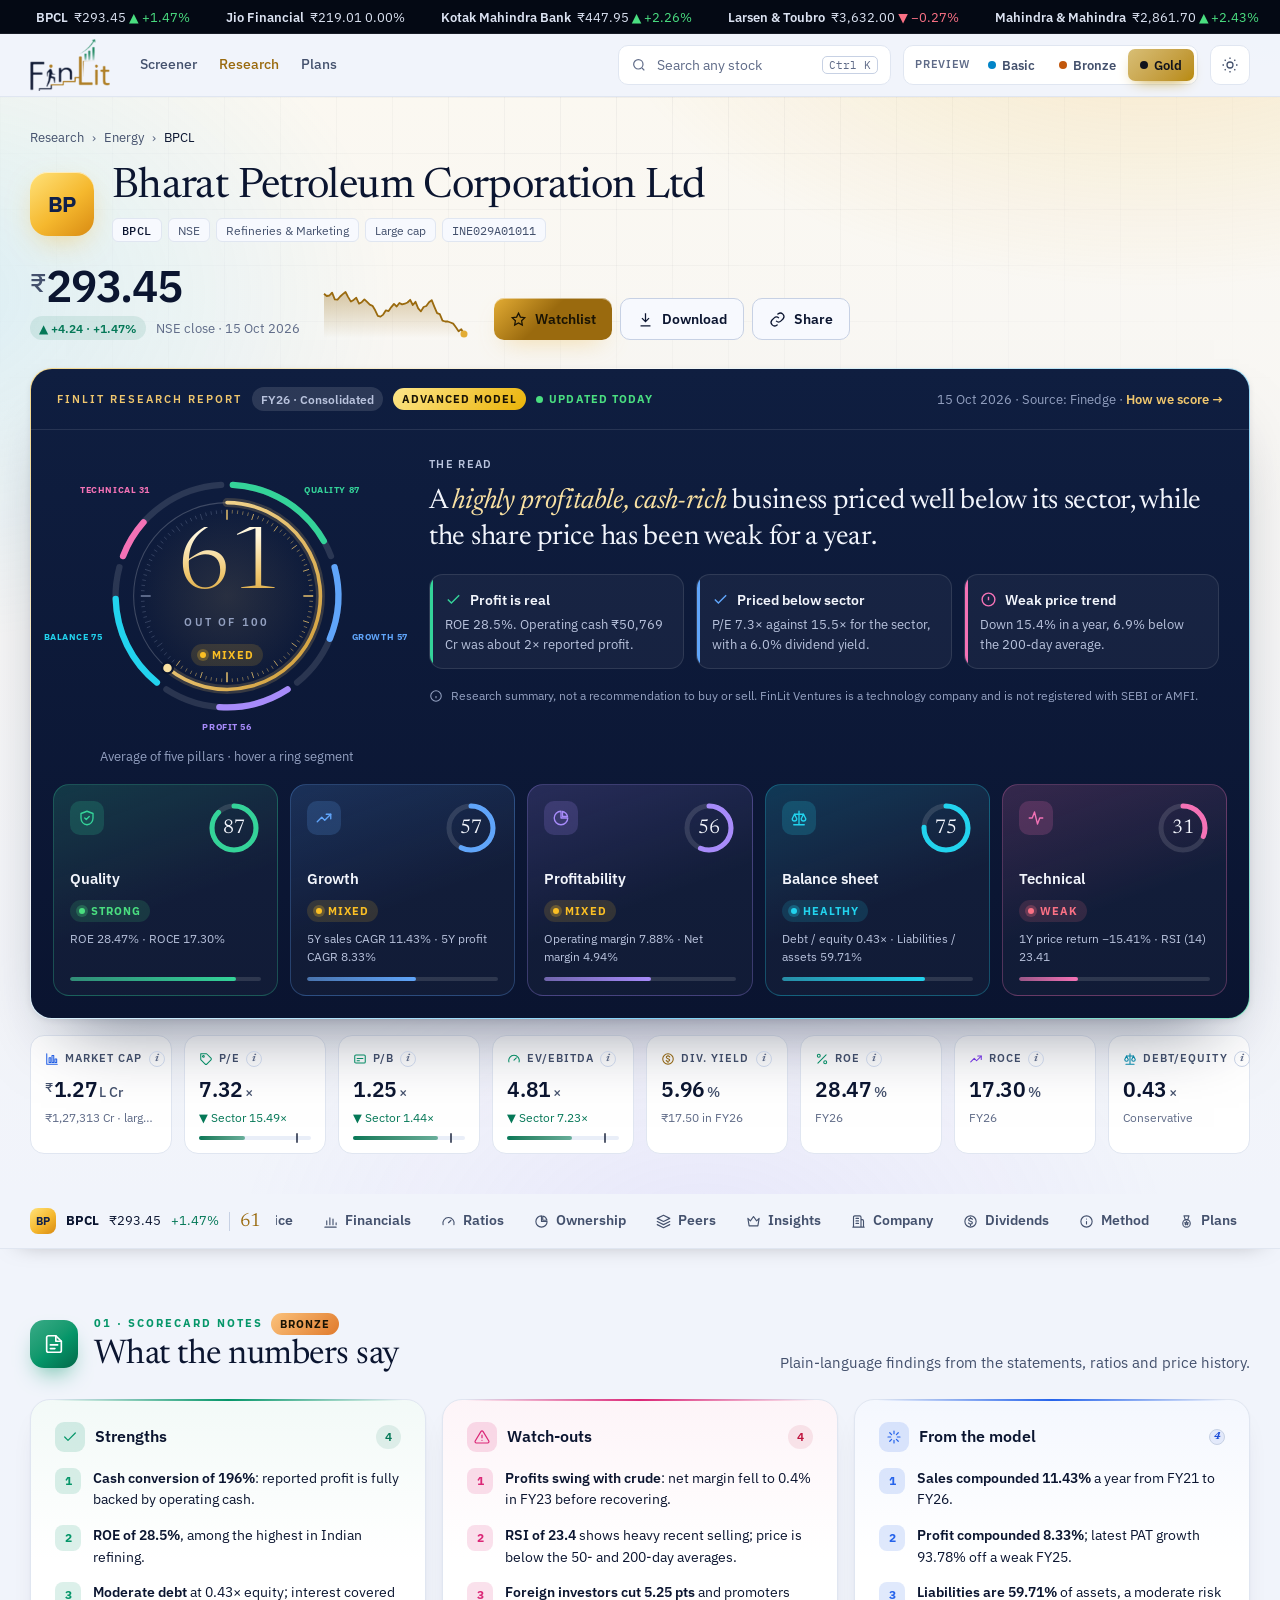
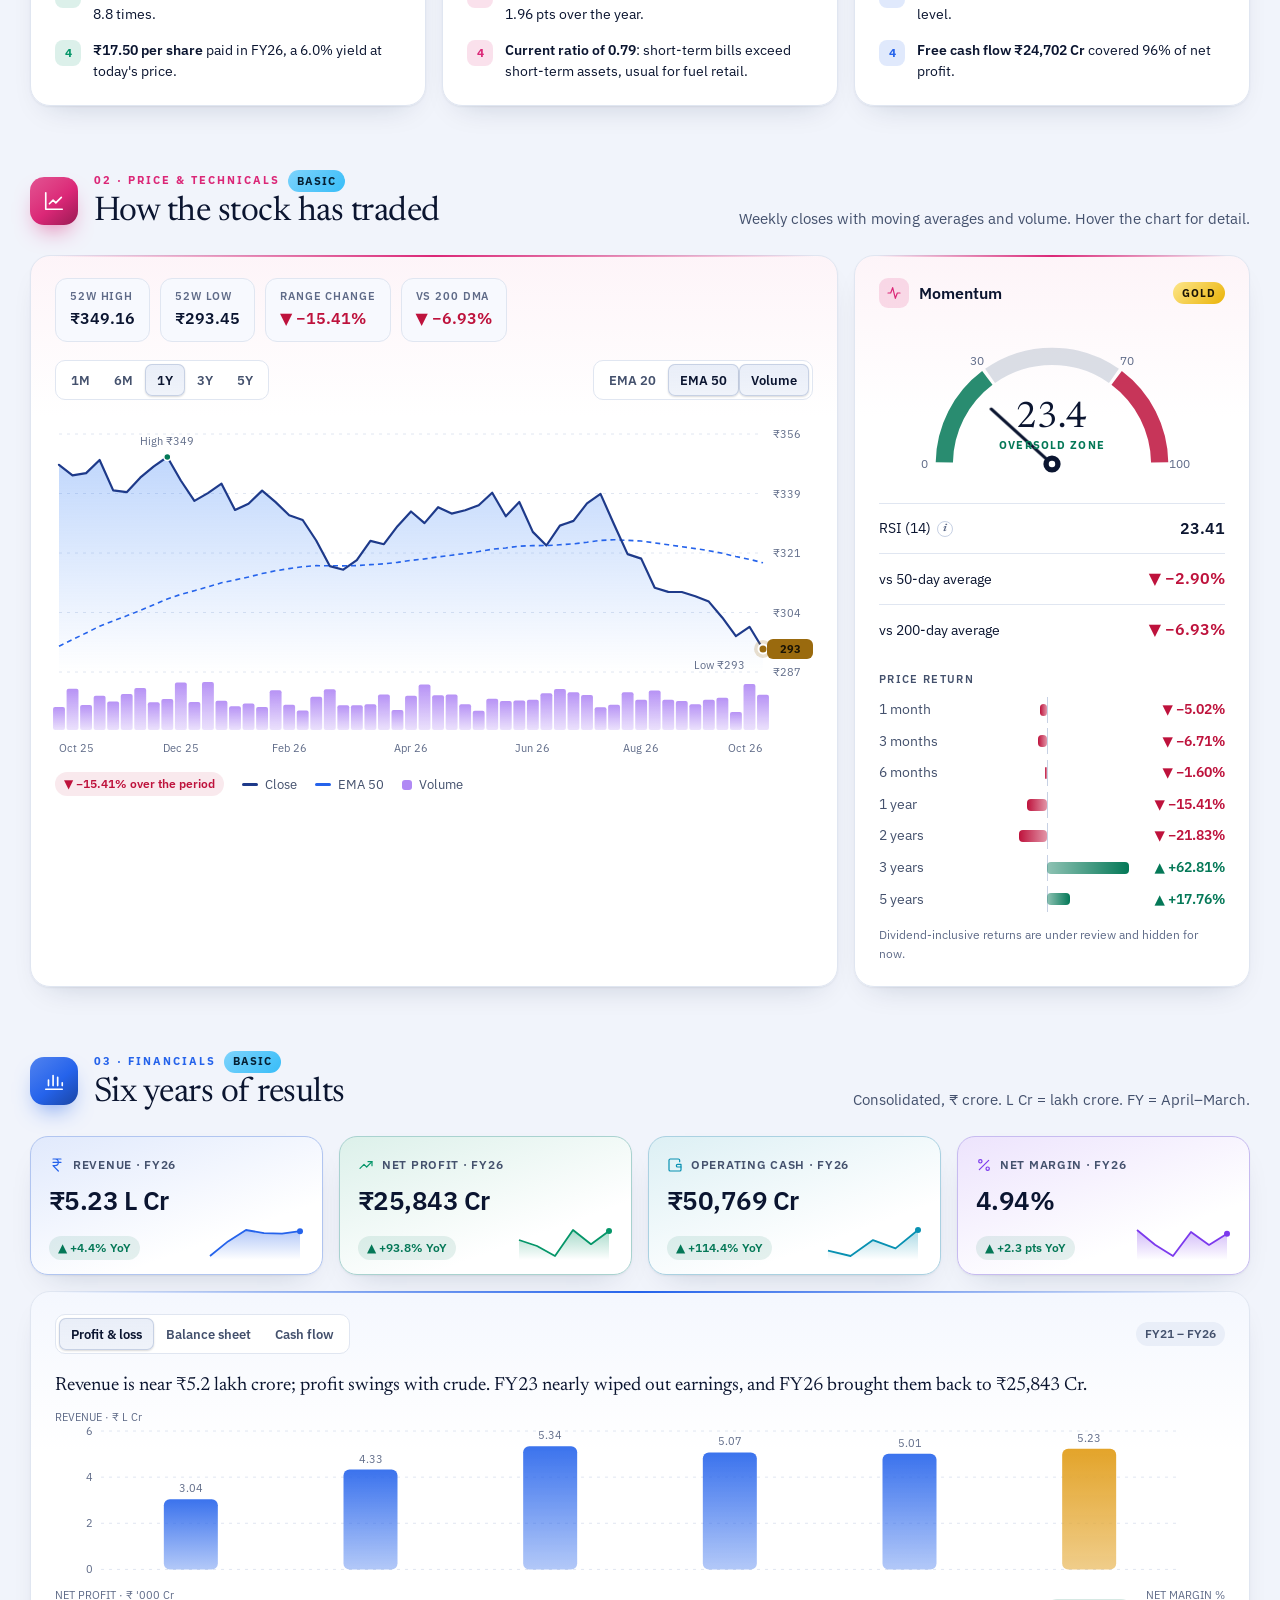
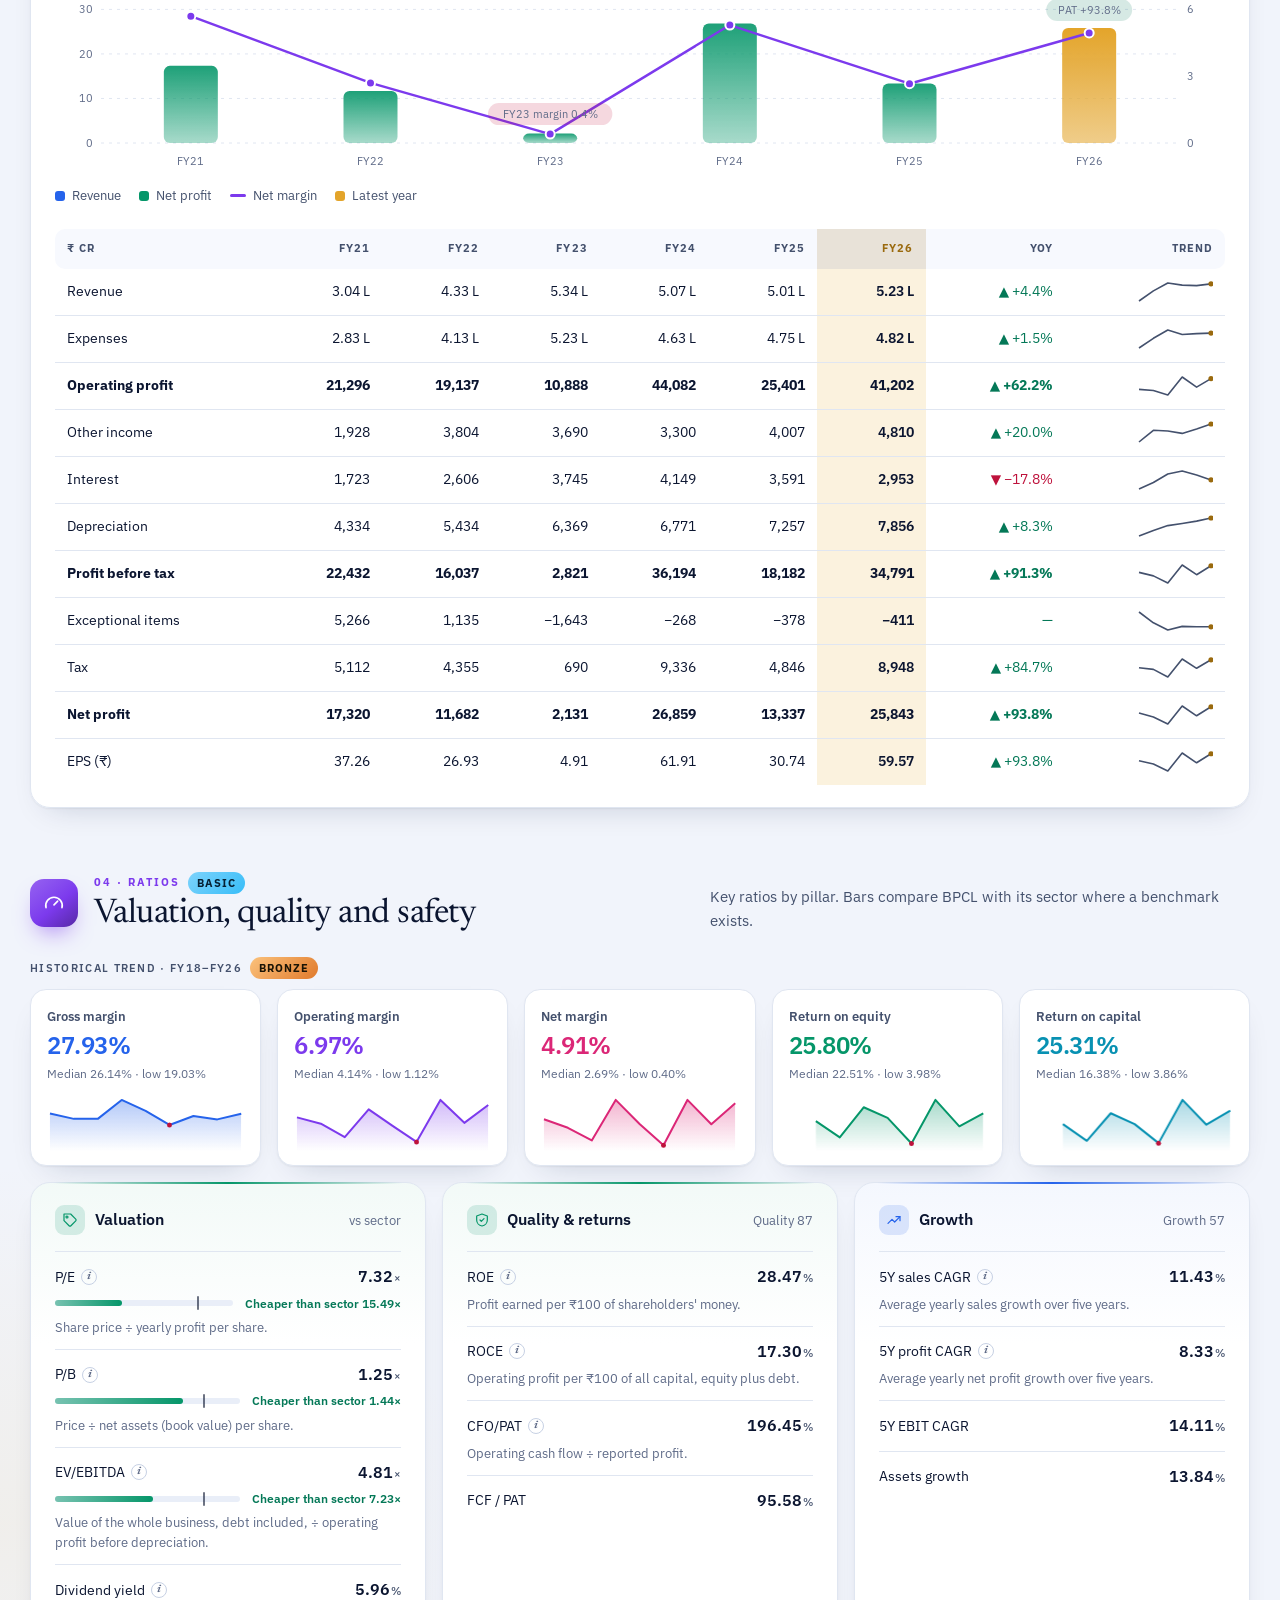
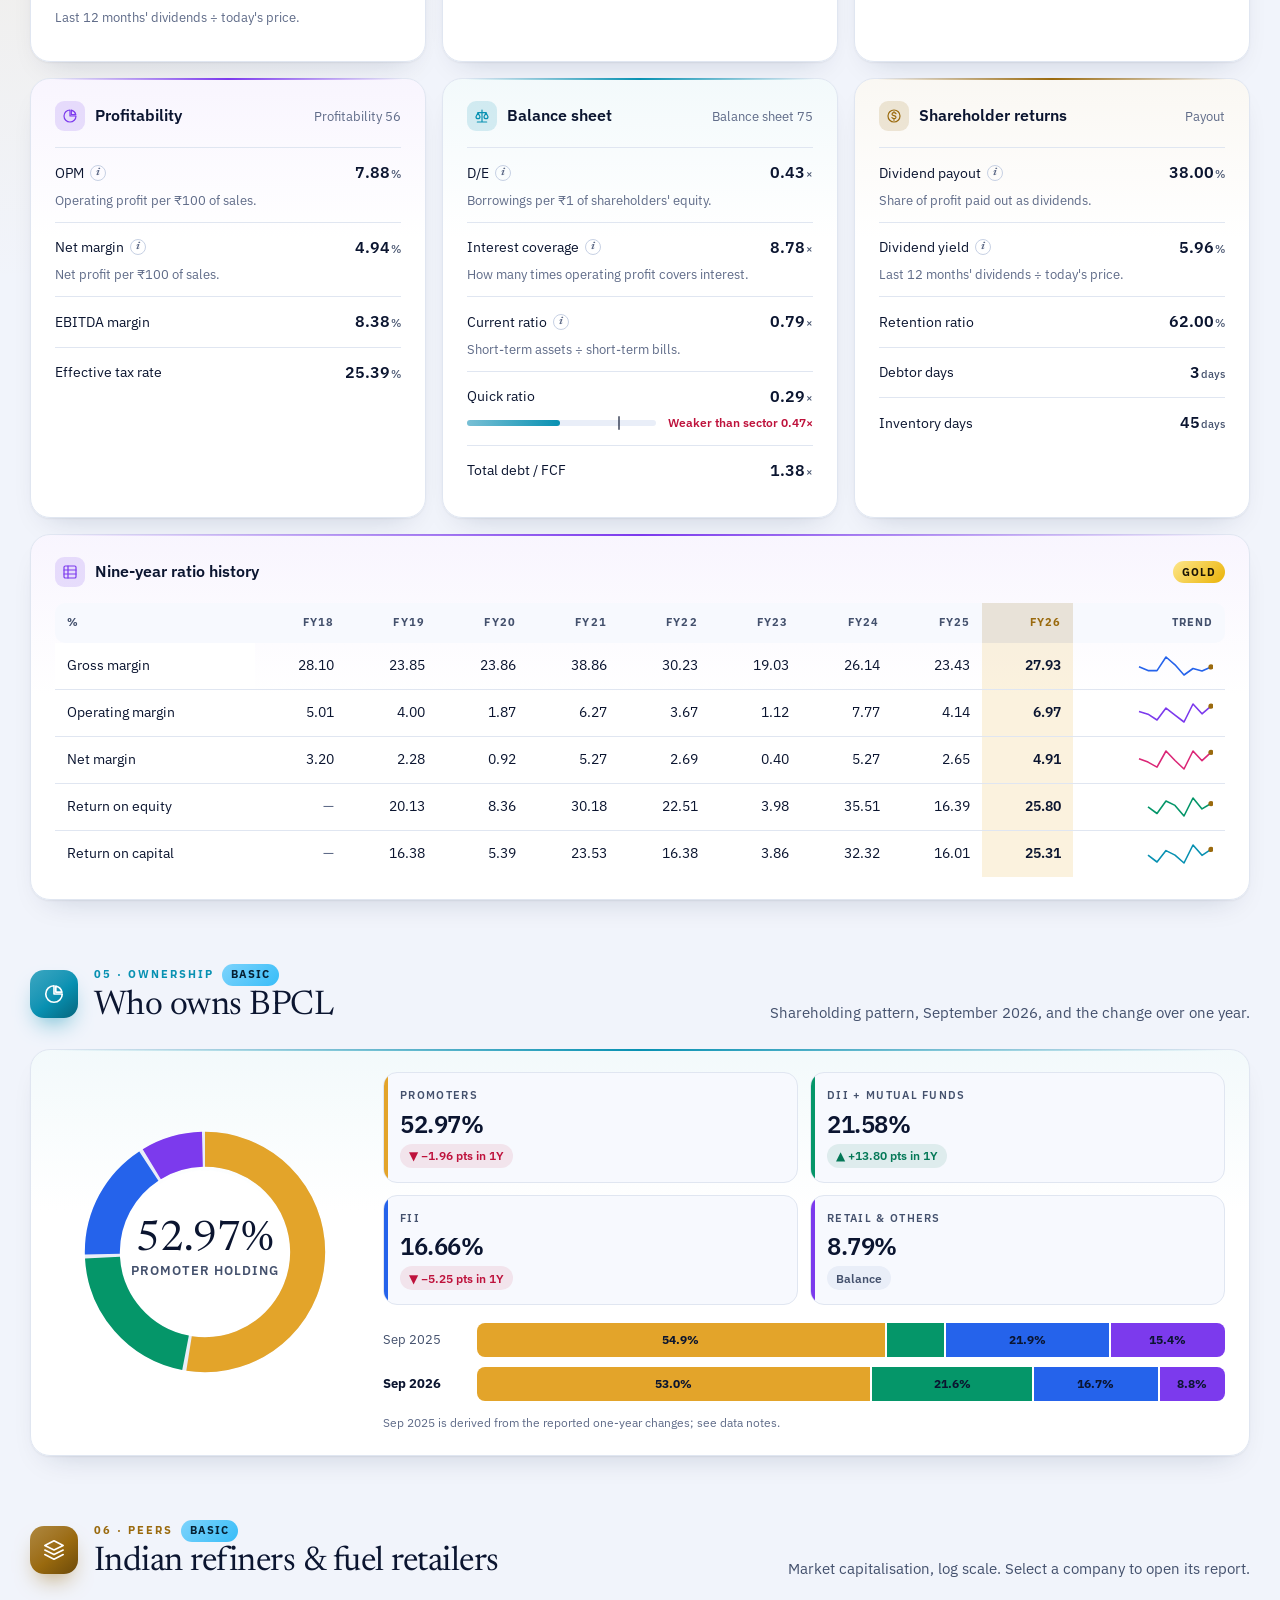
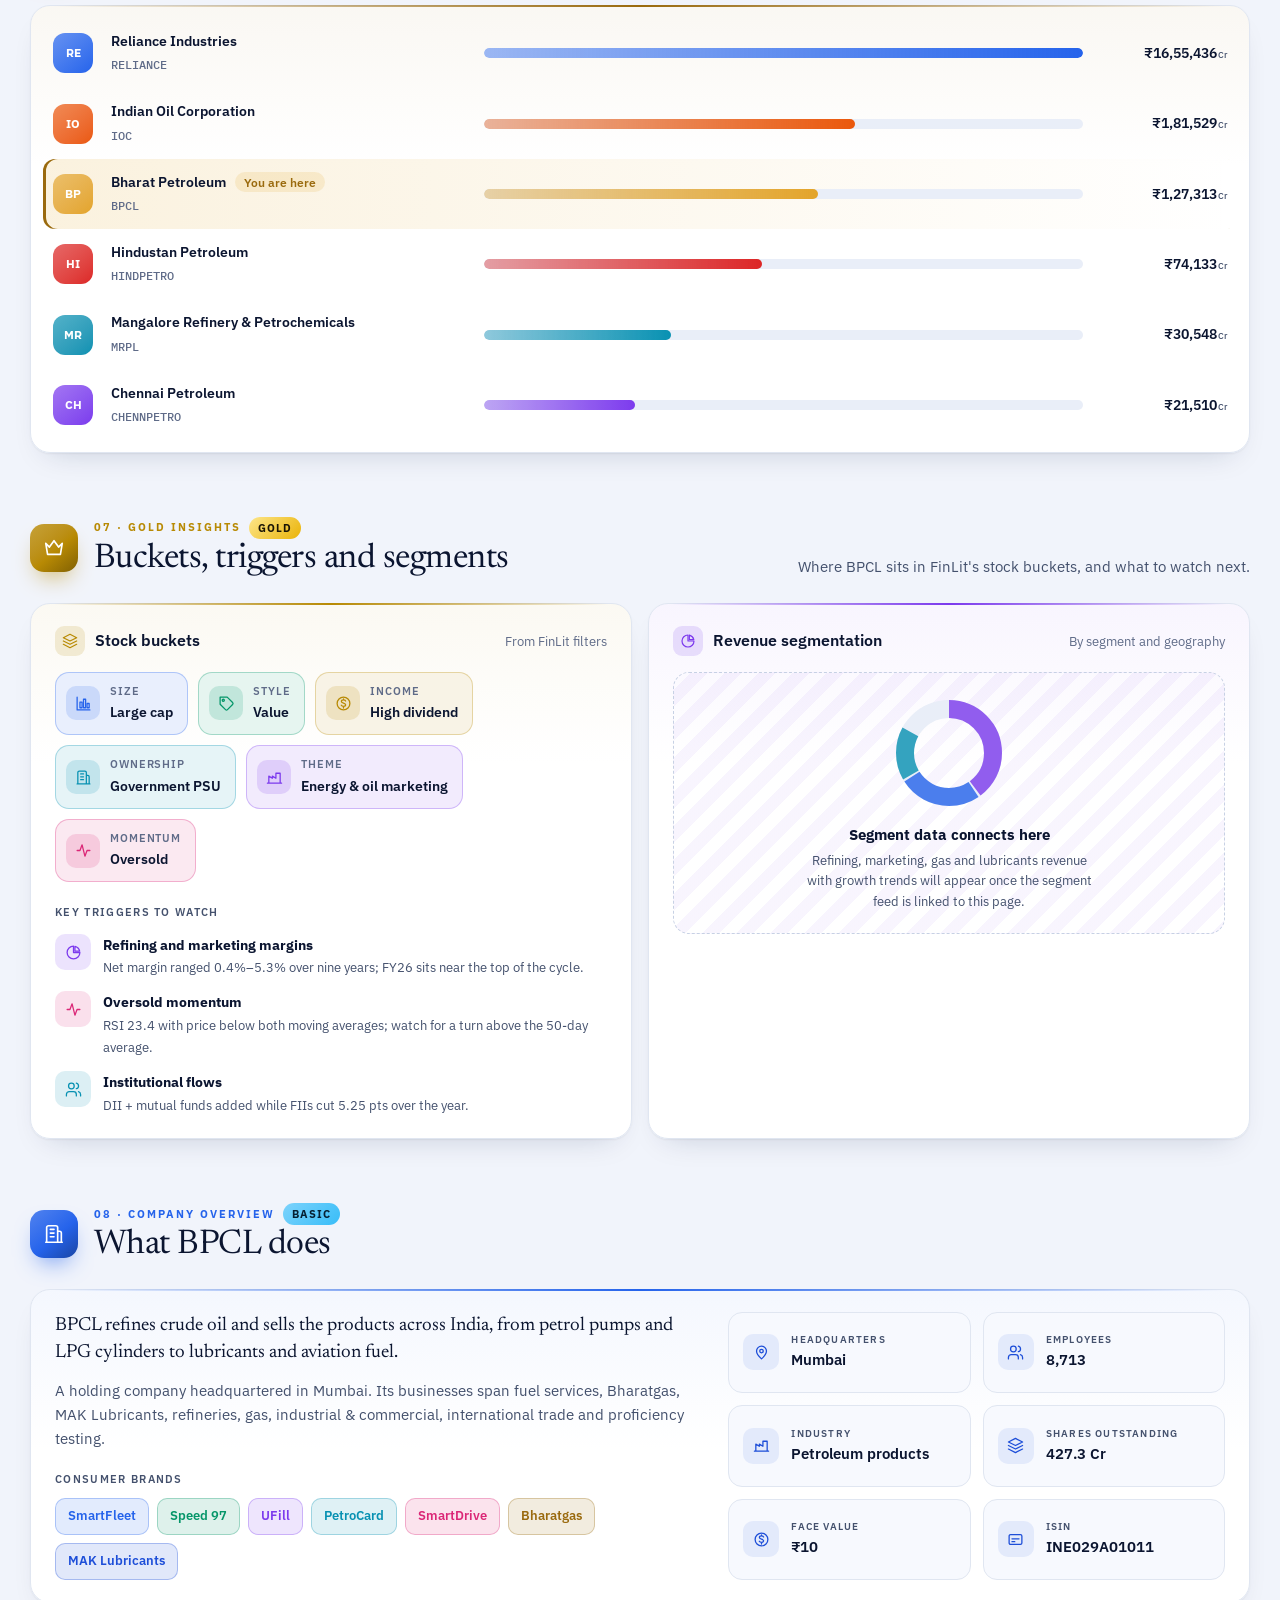
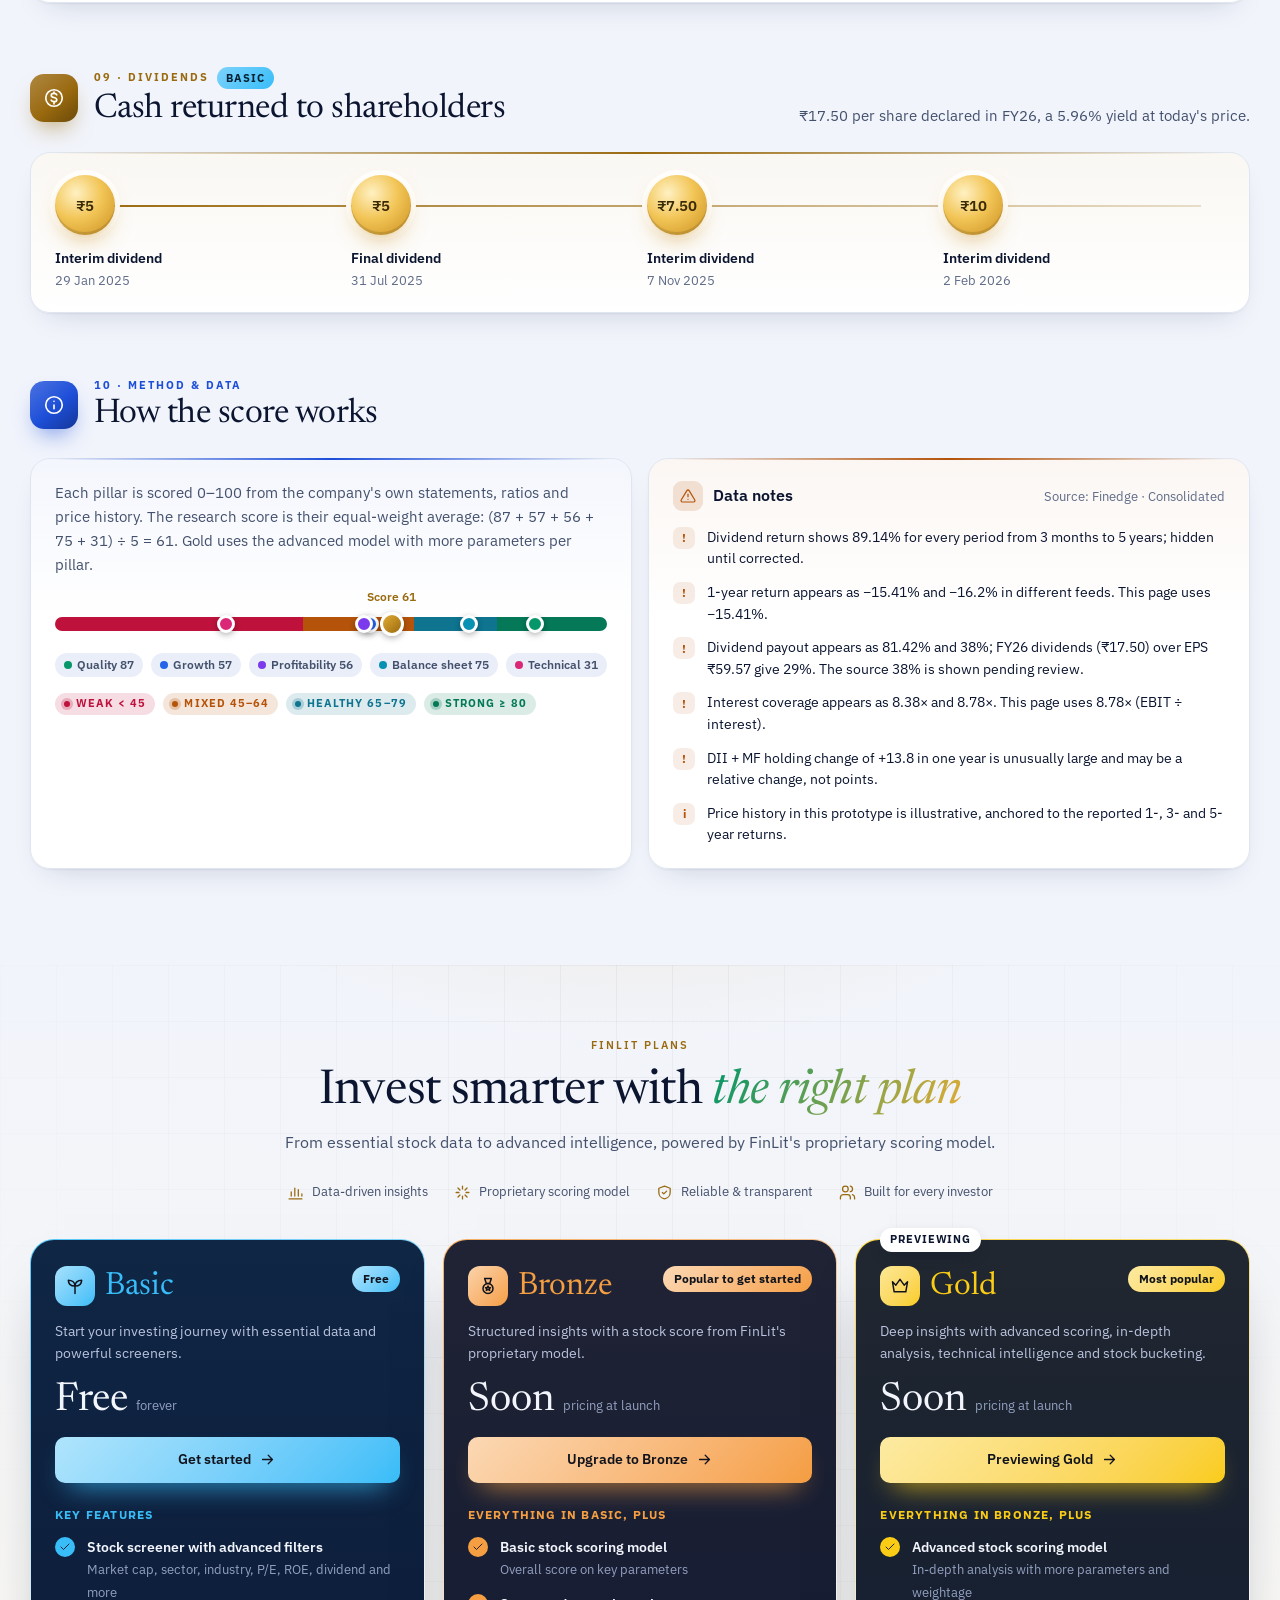
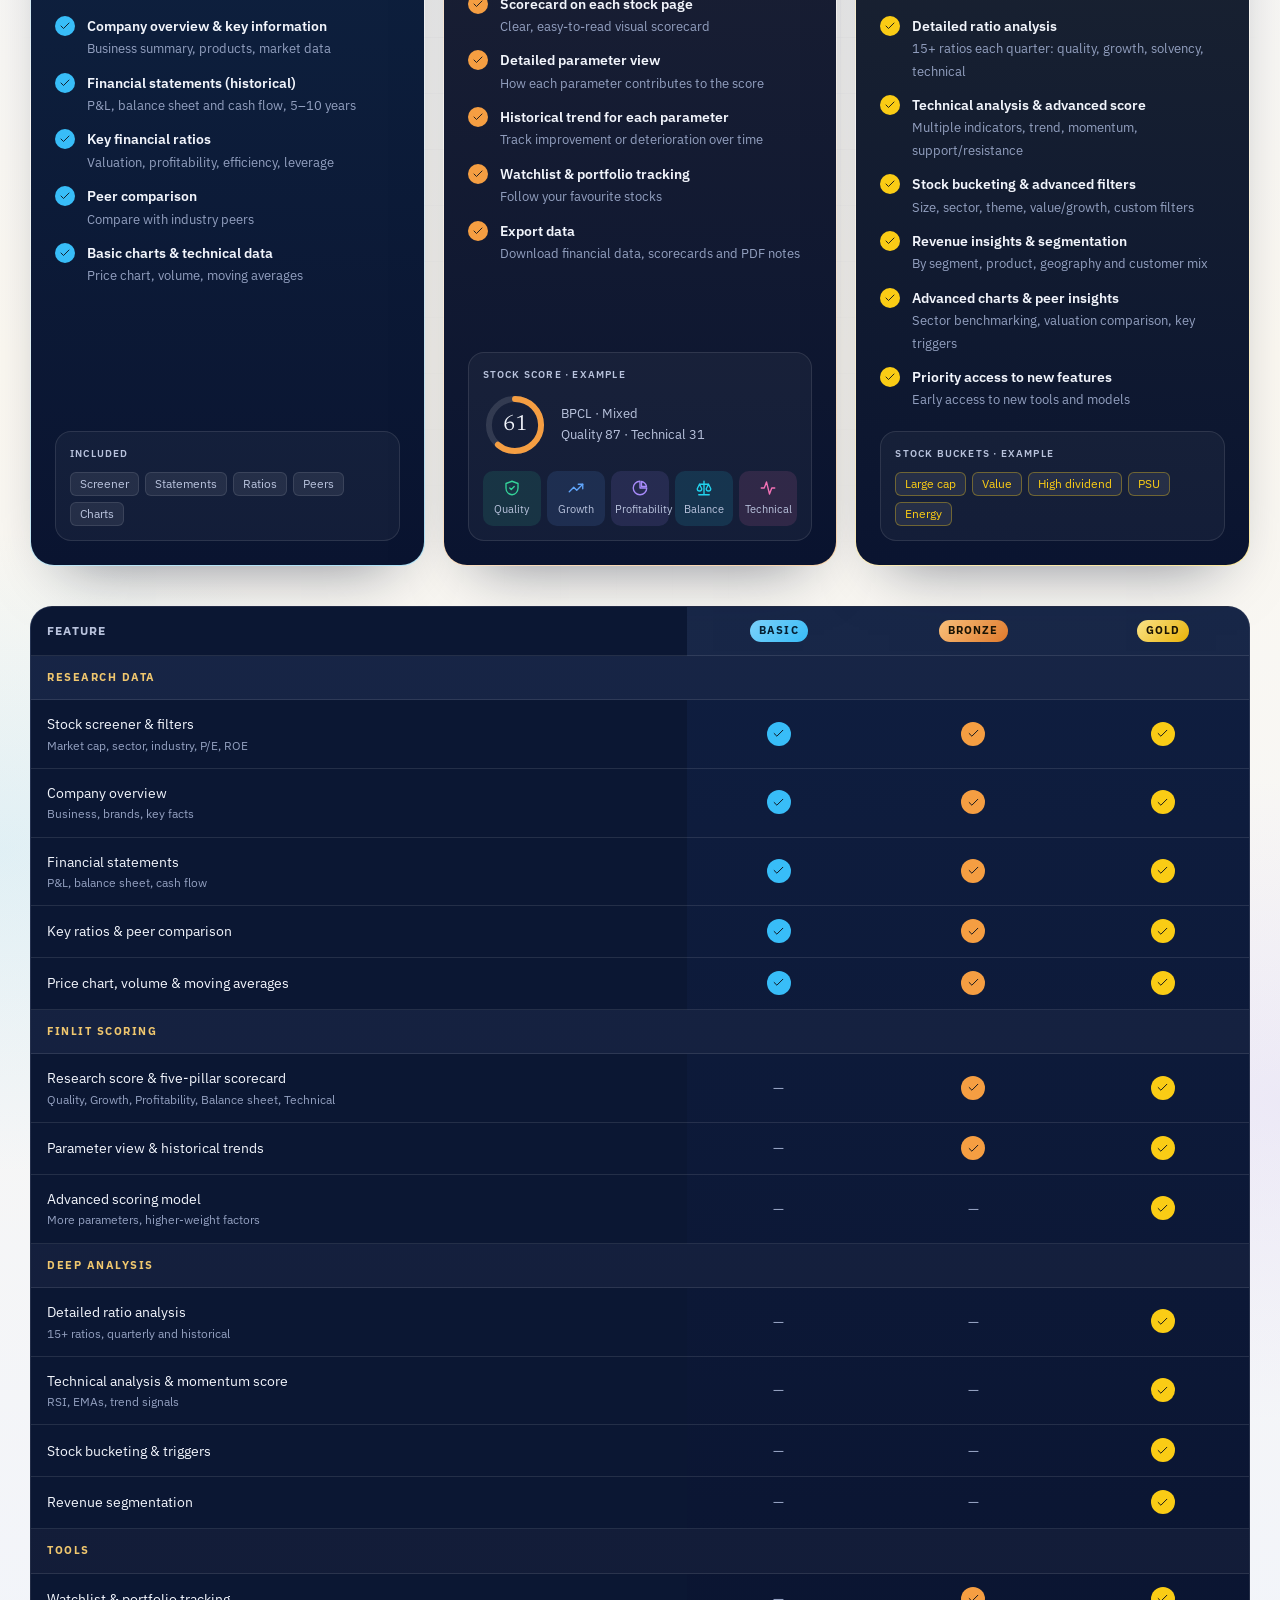
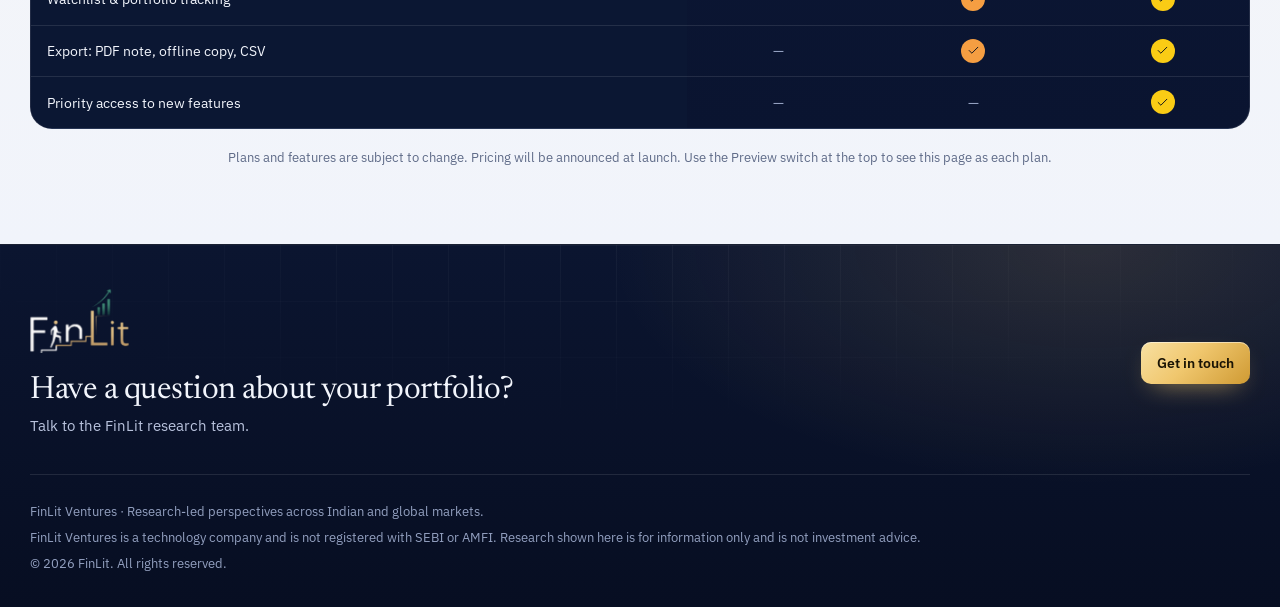
<file: stock.html>
<!doctype html>
<html lang="en">
<head>
<meta charset="utf-8">
<meta name="viewport" content="width=device-width, initial-scale=1, viewport-fit=cover">
<title>BPCL Research · FinLit</title>
<meta name="description" content="FinLit research report for Bharat Petroleum Corporation Ltd (BPCL): research score, five pillars, financials, ratios, ownership, peers, plans and downloads.">
<meta name="color-scheme" content="dark light">
<link rel="preconnect" href="https://fonts.googleapis.com">
<link rel="preconnect" href="https://fonts.gstatic.com" crossorigin>
<link rel="stylesheet" href="https://fonts.googleapis.com/css2?family=Newsreader:opsz,wght@6..72,300;6..72,400;6..72,500&family=IBM+Plex+Sans:wght@400;500;600;700&family=IBM+Plex+Mono:wght@400;500&display=swap">
<script>
  (function () {
    var t = null, p = null;
    try { t = localStorage.getItem("finlit-theme"); p = localStorage.getItem("finlit-plan"); } catch (e) {}
    if (!t) t = matchMedia("(prefers-color-scheme: light)").matches ? "light" : "dark";
    if (["basic", "bronze", "gold"].indexOf(p) < 0) p = "gold";
    document.documentElement.setAttribute("data-theme", t);
    document.documentElement.setAttribute("data-plan", p);
  })();
</script>
<style>
/* Concept: a private-bank research terminal. A rich hero band holds the Research Report (score dial, five colour-coded
   pillars, the read, key numbers); every later section reuses the pillar colours so evidence links back to the score.
   Content is tiered Basic / Bronze / Gold; locked sections stay visible behind an unlock card. */
:root, :root[data-theme="dark"] {
  --bg: #060C1A; --s1: #0D182E; --s2: #122039; --s3: #1A2A48;
  --border: rgba(150,175,225,.12); --border-strong: rgba(150,175,225,.24);
  --text: #EEF2FA; --muted: #A7B2CC; --faint: #8390AD;
  --gold: #EBC46A; --gold-2: #F7DE9C; --gold-deep: #C9952F; --gold-soft: rgba(235,196,106,.14); --on-gold: #1A1405;
  --gain: #34D399; --loss: #FB7185; --warn: #F59E0B; --info: #60A5FA;
  --gain-soft: rgba(52,211,153,.14); --loss-soft: rgba(251,113,133,.14); --info-soft: rgba(96,165,250,.14); --warn-soft: rgba(245,158,11,.14);
  --p-quality: #34D399; --p-growth: #60A5FA; --p-profit: #A78BFA; --p-balance: #22D3EE; --p-tech: #F472B6;
  --v-strong: #34D399; --v-healthy: #22D3EE; --v-mixed: #F59E0B; --v-weak: #FB7185;
  --c1: #EBC46A; --c2: #60A5FA; --c3: #34D399; --c4: #A78BFA; --c5: #94A3B8;
  --line: #F2D896; --area: #EBC46A;
  --t-basic: #38BDF8; --t-bronze: #F59E42; --t-gold: #FACC15;
  --shadow: inset 0 1px 0 rgba(255,255,255,.04), 0 1px 2px rgba(0,0,0,.4), 0 22px 44px -26px rgba(0,0,0,.75);
  --lift: 0 1px 2px rgba(0,0,0,.4), 0 28px 50px -24px rgba(0,0,0,.8);
  --header: rgba(6,12,26,.97);
  --page-glow: radial-gradient(900px 600px at 100% 0%, rgba(96,165,250,.06), transparent 60%);
  color-scheme: dark;
  --serif: "Newsreader", Georgia, "Times New Roman", serif;
  --sans: "IBM Plex Sans", system-ui, -apple-system, "Segoe UI", Roboto, sans-serif;
  --mono: "IBM Plex Mono", ui-monospace, SFMono-Regular, Menlo, monospace;
}
:root[data-theme="light"] {
  --bg: #F1F4FB; --s1: #FFFFFF; --s2: #F7F9FE; --s3: #E9EEF8;
  --border: #E0E6F1; --border-strong: #C7D1E4;
  --text: #0B1530; --muted: #44516D; --faint: #5F6B88;
  --gold: #9A6A0E; --gold-2: #E3AC34; --gold-deep: #9A6A0E; --gold-soft: rgba(227,172,52,.16); --on-gold: #1A1405;
  --gain: #047857; --loss: #BE123C; --warn: #B45309; --info: #1D4ED8;
  --gain-soft: rgba(4,120,87,.10); --loss-soft: rgba(190,18,60,.09); --info-soft: rgba(29,78,216,.09); --warn-soft: rgba(180,83,9,.10);
  --p-quality: #059669; --p-growth: #2563EB; --p-profit: #7C3AED; --p-balance: #0891B2; --p-tech: #DB2777;
  --v-strong: #047857; --v-healthy: #0E7490; --v-mixed: #B45309; --v-weak: #BE123C;
  --c1: #E3A42A; --c2: #2563EB; --c3: #059669; --c4: #7C3AED; --c5: #94A3B8;
  --line: #1E3A8A; --area: #3B82F6;
  --t-basic: #0284C7; --t-bronze: #C2570C; --t-gold: #B88A04;
  --shadow: 0 1px 2px rgba(15,30,70,.06), 0 14px 32px -18px rgba(15,30,70,.22);
  --lift: 0 2px 4px rgba(15,30,70,.06), 0 26px 46px -22px rgba(15,30,70,.32);
  --header: rgba(241,244,251,.97);
  --page-glow: radial-gradient(900px 600px at 100% 0%, rgba(37,99,235,.08), transparent 60%), radial-gradient(800px 600px at 0% 40%, rgba(227,172,52,.08), transparent 60%);
  color-scheme: light;
}
/* Rich bands (hero, plans, footer) keep their own palette in both themes */
.band {
  --text: #F2F5FC; --muted: #B9C3DD; --faint: #93A0C0;
  --s1: rgba(255,255,255,.045); --s2: rgba(255,255,255,.075); --s3: rgba(255,255,255,.12);
  --border: rgba(255,255,255,.10); --border-strong: rgba(255,255,255,.2);
  --gold: #F0C76E; --gold-2: #F8E0A2; --gold-deep: #CF9A33; --gold-soft: rgba(240,199,110,.16);
  --gain: #4ADE80; --loss: #FB7185; --gain-soft: rgba(74,222,128,.15); --loss-soft: rgba(251,113,133,.15);
  --p-quality: #34D399; --p-growth: #60A5FA; --p-profit: #A78BFA; --p-balance: #22D3EE; --p-tech: #F472B6;
  --v-strong: #4ADE80; --v-healthy: #22D3EE; --v-mixed: #FBBF24; --v-weak: #FB7185;
  --t-basic: #38BDF8; --t-bronze: #F59E42; --t-gold: #FACC15;
  color: var(--text); color-scheme: dark; position: relative; isolation: isolate;
  background: radial-gradient(900px 520px at 88% -8%, rgba(240,199,110,.20), transparent 62%), radial-gradient(800px 620px at -8% 30%, rgba(96,165,250,.18), transparent 60%), radial-gradient(700px 520px at 55% 125%, rgba(52,211,153,.10), transparent 60%), linear-gradient(180deg, #081430, #060C1A);
}
:root[data-theme="light"] .band.hero, :root[data-theme="light"] .band.plans {
  --text: #0B1530; --muted: #44516D; --faint: #5F6B88;
  --s1: #FFFFFF; --s2: #F7F9FE; --s3: #E9EEF8; --border: #E0E6F1; --border-strong: #C7D1E4;
  --gold: #9A6A0E; --gold-2: #E3AC34; --gold-deep: #9A6A0E; --gold-soft: rgba(227,172,52,.16);
  --gain: #047857; --loss: #BE123C; --gain-soft: rgba(4,120,87,.10); --loss-soft: rgba(190,18,60,.09);
  --p-quality: #059669; --p-growth: #2563EB; --p-profit: #7C3AED; --p-balance: #0891B2; --p-tech: #DB2777;
  --t-basic: #0284C7; --t-bronze: #C2570C; --t-gold: #B88A04;
  color-scheme: light;
  background: radial-gradient(900px 520px at 90% -12%, rgba(227,172,52,.24), transparent 62%), radial-gradient(760px 560px at -6% 18%, rgba(56,189,248,.16), transparent 62%), radial-gradient(720px 480px at 55% 105%, rgba(167,139,250,.12), transparent 65%), linear-gradient(180deg, #FBF8F1 0%, #F1F4FB 100%);
}
:root[data-theme="light"] .band.hero::before, :root[data-theme="light"] .band.plans::before { background-image: linear-gradient(rgba(11,21,48,.045) 1px, transparent 1px), linear-gradient(90deg, rgba(11,21,48,.045) 1px, transparent 1px); }
:root[data-theme="light"] .band.plans { background: radial-gradient(900px 520px at 50% -10%, rgba(227,172,52,.22), transparent 62%), radial-gradient(700px 520px at 0% 60%, rgba(56,189,248,.12), transparent 62%), radial-gradient(700px 520px at 100% 70%, rgba(167,139,250,.12), transparent 62%), linear-gradient(180deg, #F1F4FB 0%, #FBF8F1 40%, #F1F4FB 100%); }
:root[data-theme="light"] footer.band { background: radial-gradient(800px 400px at 85% 0%, rgba(240,199,110,.14), transparent 60%), linear-gradient(180deg, #0B1530, #070E22); }
/* Dark "jewel" surfaces keep the night palette on a light page */
:root[data-theme="light"] .report, :root[data-theme="light"] .plan, :root[data-theme="light"] .cmp {
  --text: #F2F5FC; --muted: #B9C3DD; --faint: #93A0C0;
  --s1: rgba(255,255,255,.045); --s2: rgba(255,255,255,.075); --s3: rgba(255,255,255,.12);
  --border: rgba(255,255,255,.10); --border-strong: rgba(255,255,255,.2);
  --gold: #F0C76E; --gold-2: #F8E0A2; --gold-deep: #CF9A33; --gold-soft: rgba(240,199,110,.16);
  --gain: #4ADE80; --loss: #FB7185; --gain-soft: rgba(74,222,128,.15); --loss-soft: rgba(251,113,133,.15);
  --p-quality: #34D399; --p-growth: #60A5FA; --p-profit: #A78BFA; --p-balance: #22D3EE; --p-tech: #F472B6;
  --v-strong: #4ADE80; --v-healthy: #22D3EE; --v-mixed: #FBBF24; --v-weak: #FB7185;
  --t-basic: #38BDF8; --t-bronze: #F59E42; --t-gold: #FACC15;
  color: var(--text); color-scheme: dark;
}
.band::before { content: ""; position: absolute; inset: 0; z-index: -1; pointer-events: none;
  background-image: linear-gradient(rgba(255,255,255,.045) 1px, transparent 1px), linear-gradient(90deg, rgba(255,255,255,.045) 1px, transparent 1px); background-size: 56px 56px;
  -webkit-mask-image: radial-gradient(ellipse 80% 70% at 50% 0%, #000, transparent 75%); mask-image: radial-gradient(ellipse 80% 70% at 50% 0%, #000, transparent 75%); }
* { box-sizing: border-box; }
html { scroll-padding-top: 128px; -webkit-text-size-adjust: 100%; }
body { margin: 0; color: var(--text); background: var(--page-glow), var(--bg); background-color: var(--bg); font: 15px/1.6 var(--sans); font-variant-numeric: tabular-nums lining-nums; -webkit-font-smoothing: antialiased; overflow-x: hidden; }
.wrap { max-width: 1260px; margin: 0 auto; padding-left: max(20px, env(safe-area-inset-left, 0px)); padding-right: max(20px, env(safe-area-inset-right, 0px)); }
button { font: inherit; color: inherit; }
a { color: inherit; }
:focus-visible { outline: 2px solid var(--gold); outline-offset: 2px; border-radius: 6px; }
[hidden] { display: none !important; }
.label { font-size: 11px; font-weight: 600; text-transform: uppercase; letter-spacing: .12em; color: var(--muted); }
.eyebrow { font-size: 11px; font-weight: 600; text-transform: uppercase; letter-spacing: .18em; color: var(--gold); }
.mono { font-family: var(--mono); }
.rs { font-size: .6em; color: var(--muted); margin-right: .06em; vertical-align: .38em; font-weight: 500; }
.unit { font-size: .66em; color: var(--muted); font-weight: 500; margin-left: .12em; }
.pos { color: var(--gain); } .neg { color: var(--loss); } .muted { color: var(--muted); } .faint { color: var(--faint); }
.ico { width: 18px; height: 18px; flex: none; }
.chip { display: inline-flex; align-items: center; gap: 5px; height: 24px; padding: 0 9px; border-radius: 999px; font-size: 12px; font-weight: 600; white-space: nowrap; }
.chip.up { color: var(--gain); background: var(--gain-soft); } .chip.down { color: var(--loss); background: var(--loss-soft); }
.chip.gold { color: var(--gold); background: var(--gold-soft); } .chip.info { color: var(--info); background: var(--info-soft); }
.chip.ghost { color: var(--muted); background: var(--s3); }
.vd { display: inline-flex; align-items: center; gap: 6px; height: 22px; padding: 0 9px; border-radius: 999px; font-size: 10.5px; font-weight: 700; letter-spacing: .1em; text-transform: uppercase; background: color-mix(in srgb, currentColor 14%, transparent); white-space: nowrap; }
.vd::before { content: ""; width: 6px; height: 6px; border-radius: 50%; background: currentColor; box-shadow: 0 0 0 3px color-mix(in srgb, currentColor 25%, transparent); }
.vd.strong { color: var(--v-strong); } .vd.healthy { color: var(--v-healthy); } .vd.mixed { color: var(--v-mixed); } .vd.weak { color: var(--v-weak); }
.tier { display: inline-flex; align-items: center; gap: 5px; height: 22px; padding: 0 9px; border-radius: 999px; font-size: 10.5px; font-weight: 700; letter-spacing: .1em; text-transform: uppercase; color: #1A1405; white-space: nowrap; }
.tier.basic { background: linear-gradient(135deg, #7DD3FC, #38BDF8); color: #062033; }
.tier.bronze { background: linear-gradient(135deg, #FBC27C, #E07A2C); }
.tier.gold { background: linear-gradient(135deg, #FDE68A, #EAB308); }
.tier svg { width: 12px; height: 12px; }

/* ---------- Ticker tape ---------- */
.tape { background: #040914; color: #DCE3F2; border-bottom: 1px solid rgba(255,255,255,.08); overflow: hidden; height: 34px; display: flex; align-items: center; font-size: 12.5px; }
.tape-track { display: flex; gap: 36px; white-space: nowrap; padding-left: 36px; animation: tape 70s linear infinite; will-change: transform; }
.tape:hover .tape-track { animation-play-state: paused; }
.tape-track b { font-weight: 600; margin-right: 6px; }
.tape-track .u { color: #4ADE80; } .tape-track .d { color: #FB7185; }
@keyframes tape { to { transform: translateX(-50%); } }

/* ---------- Top bar (solid: no blur, for smooth scrolling) ---------- */
.top { position: sticky; top: 0; z-index: 40; background: var(--header); border-bottom: 1px solid var(--border); padding-top: env(safe-area-inset-top, 0px); }
.top .wrap { display: flex; align-items: center; gap: 12px; height: 62px; }
.logo { display: inline-flex; align-items: center; text-decoration: none; flex: none; line-height: 0; }
/* Logo from the brand image (temporary until the SVG arrives): dark-background version by default, light version in the light header */
.lg-mark { display: block; height: 52px; aspect-ratio: 439 / 285; background: url("[data-uri]") center / contain no-repeat; }
:root[data-theme="light"] .top .lg-mark { background-image: url("[data-uri]"); }
.fcta .lg-mark { height: 64px; }
.topnav { display: flex; gap: 2px; margin-left: 8px; }
.topnav a { text-decoration: none; font-size: 13.5px; font-weight: 500; color: var(--muted); padding: 8px 10px; border-radius: 8px; transition: color .15s, background-color .15s; white-space: nowrap; }
.topnav a:hover { color: var(--text); background: var(--s3); }
.topnav a.hl { color: var(--gold); }
.search { flex: 1; max-width: 280px; display: flex; align-items: center; gap: 10px; height: 40px; padding: 0 12px; border: 1px solid var(--border); border-radius: 10px; background: var(--s1); color: var(--faint); cursor: pointer; min-width: 0; transition: border-color .15s; }
.search:hover { border-color: var(--gold); }
.search .t { flex: 1; text-align: left; white-space: nowrap; overflow: hidden; text-overflow: ellipsis; font-size: 14px; }
.kbd { font: 11px var(--mono); padding: 1px 6px; border: 1px solid var(--border-strong); border-radius: 5px; color: var(--faint); }
.grow { flex: 1; }
.seg { position: relative; display: inline-flex; padding: 3px; border: 1px solid var(--border); border-radius: 10px; background: var(--s1); flex: none; }
.seg button { position: relative; z-index: 1; border: 0; background: none; padding: 6px 12px; border-radius: 7px; cursor: pointer; color: var(--muted); font-size: 12.5px; font-weight: 600; white-space: nowrap; transition: color .15s, background-color .15s; display: inline-flex; align-items: center; gap: 6px; }
.seg button:hover { color: var(--text); }
.seg button[aria-pressed="true"] { background: linear-gradient(180deg, var(--s3), color-mix(in srgb, var(--s3) 70%, transparent)); color: var(--text); box-shadow: inset 0 0 0 1px var(--border-strong), 0 1px 2px rgba(0,0,0,.15); }
.planseg .lbl { font-size: 11px; color: var(--faint); font-weight: 600; padding: 0 6px 0 8px; align-self: center; letter-spacing: .06em; text-transform: uppercase; }
.planseg button i { width: 8px; height: 8px; border-radius: 50%; background: var(--tc); }
.planseg button[aria-pressed="true"] { background: linear-gradient(135deg, color-mix(in srgb, var(--tc) 55%, #fff), var(--tc)); color: #10131C; box-shadow: 0 6px 16px -8px var(--tc); }
.planseg button[aria-pressed="true"] i { background: #10131C; }
.icon-btn { width: 40px; height: 40px; flex: none; display: grid; place-items: center; border: 1px solid var(--border); border-radius: 10px; background: var(--s1); cursor: pointer; color: var(--muted); transition: color .15s, border-color .15s; }
.icon-btn:hover { color: var(--gold); border-color: var(--gold); }
.icon-btn svg { width: 18px; height: 18px; }

/* ---------- Hero ---------- */
.hero { overflow: hidden; padding-block: 30px 40px; }
.crumbs { font-size: 12.5px; color: var(--faint); display: flex; gap: 8px; align-items: center; margin-bottom: 18px; }
.crumbs a { text-decoration: none; color: var(--muted); } .crumbs a:hover { color: var(--gold); }
.idrow { display: flex; flex-wrap: wrap; justify-content: space-between; gap: 22px 32px; align-items: flex-end; }
.idrow .idl { flex: 1 1 560px; }
.idl { display: flex; gap: 18px; align-items: center; min-width: 0; }
.badge { width: 64px; height: 64px; flex: none; border-radius: 18px; display: grid; place-items: center; font: 700 22px/1 var(--sans); letter-spacing: -.02em; color: #10204A;
  background: linear-gradient(140deg, #FFE27A, #F5B82E 55%, #D88A12); box-shadow: 0 10px 30px -10px rgba(245,184,46,.6), inset 0 1px 0 rgba(255,255,255,.6); }
.idl h1 { font-family: var(--serif); font-weight: 400; font-size: clamp(28px, 3.4vw, 42px); line-height: 1.08; letter-spacing: -.015em; margin: 0 0 8px; text-wrap: balance; }
.tags { display: flex; flex-wrap: wrap; gap: 6px; }
.tag { display: inline-flex; align-items: center; height: 24px; padding: 0 9px; border-radius: 6px; font-size: 12px; color: var(--muted); background: var(--s2); border: 1px solid var(--border); white-space: nowrap; }
.tag.tk { font-family: var(--mono); color: var(--text); font-weight: 500; letter-spacing: .04em; }
.idr { display: flex; align-items: flex-end; gap: 22px; flex-wrap: wrap; justify-content: flex-end; }
.px { font-size: 44px; font-weight: 600; letter-spacing: -.03em; line-height: 1; }
.px-sub { display: flex; align-items: center; gap: 10px; margin-top: 8px; font-size: 12.5px; color: var(--faint); white-space: nowrap; }
.spark-hero { width: 150px; height: 54px; }
.actions { display: flex; gap: 8px; }
.btn { display: inline-flex; align-items: center; justify-content: center; gap: 8px; height: 42px; padding: 0 16px; border-radius: 10px; border: 1px solid var(--border-strong); background: var(--s2); cursor: pointer; font-size: 14px; font-weight: 600; white-space: nowrap; transition: border-color .15s, background-color .15s, transform .15s, box-shadow .15s; text-decoration: none; }
.btn:hover { border-color: var(--gold); transform: translateY(-1px); }
.btn svg { width: 17px; height: 17px; }
.btn.primary { border: 0; color: var(--on-gold); background: linear-gradient(135deg, var(--gold-2), var(--gold) 45%, var(--gold-deep)); box-shadow: 0 10px 26px -12px rgba(240,199,110,.75), inset 0 1px 0 rgba(255,255,255,.5); }
.btn.primary:hover { box-shadow: 0 14px 30px -12px rgba(240,199,110,.9), inset 0 1px 0 rgba(255,255,255,.5); }
.btn.on { background: var(--gold-soft); border-color: var(--gold); color: var(--gold); box-shadow: none; }
.btn.on svg { fill: currentColor; }
.btn .lk { width: 14px; height: 14px; opacity: .8; }
html[data-plan="gold"] .btn .lk, html[data-plan="bronze"] .btn .lk { display: none; }

/* Report card with gradient border */
.report { position: relative; margin-top: 28px; border-radius: 22px; border: 1px solid transparent;
  background: linear-gradient(180deg, rgba(13,26,56,.92), rgba(8,17,38,.94)) padding-box, linear-gradient(140deg, rgba(240,199,110,.75), rgba(255,255,255,.08) 30%, rgba(96,165,250,.35) 70%, rgba(52,211,153,.5)) border-box;
  box-shadow: 0 40px 80px -40px rgba(0,0,0,.8); }
:root[data-theme="light"] .report { background: linear-gradient(180deg, #0F1E40, #0A1430) padding-box, linear-gradient(140deg, #F3D68A, rgba(255,255,255,.25) 30%, rgba(56,189,248,.6) 70%, rgba(52,211,153,.6)) border-box; box-shadow: 0 40px 70px -36px rgba(11,21,48,.55), 0 2px 6px rgba(11,21,48,.08); }
:root[data-theme="light"] .plan { box-shadow: 0 30px 60px -34px rgba(11,21,48,.55); }
:root[data-theme="light"] .cmp { background: linear-gradient(180deg, #0F1E40, #0A1430); }
.rhead { display: flex; justify-content: space-between; align-items: center; gap: 12px; padding: 18px 26px; border-bottom: 1px solid var(--border); flex-wrap: wrap; }
.rhead .l { display: flex; align-items: center; gap: 10px; flex-wrap: wrap; }
.rhead .meta { font-size: 12.5px; color: var(--faint); }
.rhead .meta a { color: var(--gold); text-decoration: none; font-weight: 600; }
.live { display: inline-flex; align-items: center; gap: 6px; font-size: 11px; font-weight: 700; letter-spacing: .1em; color: var(--gain); text-transform: uppercase; }
.live::before { content: ""; width: 7px; height: 7px; border-radius: 50%; background: currentColor; animation: pulse 2s ease-in-out infinite; }
@keyframes pulse { 50% { opacity: .35; } }
.rmain { display: grid; grid-template-columns: 380px minmax(0, 1fr); }
.dialcol { padding: 18px 10px 18px 22px; display: flex; flex-direction: column; align-items: center; justify-content: center; }
.dial { width: 352px; height: 296px; position: relative; }
.dial svg { width: 100%; height: 100%; overflow: visible; }
.dial .seg-arc { cursor: pointer; transition: opacity .2s, stroke-width .2s; }
.dial.focus .seg-arc { opacity: .25; }
.dial.focus .seg-arc.hot { opacity: 1; stroke-width: 9; }
.dcenter { position: absolute; inset: 0; display: grid; place-content: center; text-align: center; pointer-events: none; }
.dcenter .n { font-family: var(--serif); font-weight: 300; font-size: 92px; line-height: .86; letter-spacing: -.04em;
  background: linear-gradient(180deg, #FFF6DC 10%, var(--gold) 60%, var(--gold-deep)); -webkit-background-clip: text; background-clip: text; color: transparent; }
.dcenter .of { font-size: 11px; color: var(--faint); margin: 8px 0 10px; letter-spacing: .2em; font-weight: 600; }
.dcap { font-size: 12.5px; color: var(--faint); text-align: center; margin-top: 2px; }
.readcol { padding: 26px 30px 24px 18px; display: flex; flex-direction: column; gap: 18px; min-width: 0; }
.thesis { font-family: var(--serif); font-weight: 400; font-size: clamp(22px, 2.2vw, 28px); line-height: 1.28; letter-spacing: -.01em; margin: 0; text-wrap: pretty; }
.thesis em { font-style: italic; color: var(--gold-2); }
.know { display: grid; grid-template-columns: repeat(3, minmax(0, 1fr)); gap: 12px; }
.know > div { padding: 14px 15px; border-radius: 14px; background: var(--s1); border: 1px solid var(--border); position: relative; overflow: hidden; }
.know > div::before { content: ""; position: absolute; inset: 0 auto 0 0; width: 3px; background: var(--k); }
.know .kt { display: flex; align-items: center; gap: 8px; font-weight: 600; font-size: 14px; margin-bottom: 4px; }
.know .kt svg { color: var(--k); width: 17px; height: 17px; }
.know p { margin: 0; font-size: 13px; color: var(--muted); line-height: 1.5; }
.disc { font-size: 11.5px; color: var(--faint); display: flex; gap: 8px; align-items: flex-start; }
.disc svg { width: 14px; height: 14px; flex: none; margin-top: 2px; }

/* Pillar tiles */
.pillars { display: grid; grid-template-columns: repeat(5, minmax(0, 1fr)); gap: 12px; padding: 0 22px 22px; }
.ptile { all: unset; box-sizing: border-box; position: relative; cursor: pointer; padding: 16px 16px 14px; border-radius: 16px; overflow: hidden; min-width: 0;
  background: linear-gradient(160deg, color-mix(in srgb, var(--pc) 18%, transparent), rgba(255,255,255,.03) 55%); border: 1px solid color-mix(in srgb, var(--pc) 28%, transparent);
  transition: transform .18s ease-out, border-color .18s, box-shadow .18s; }
.ptile:hover, .ptile.hot { transform: translateY(-3px); border-color: color-mix(in srgb, var(--pc) 65%, transparent); box-shadow: 0 18px 40px -22px color-mix(in srgb, var(--pc) 70%, transparent); }
.ptile[aria-expanded="true"] { border-color: var(--pc); box-shadow: 0 0 0 1px var(--pc), 0 18px 40px -22px color-mix(in srgb, var(--pc) 80%, transparent); }
.ptile:focus-visible { outline: 2px solid var(--pc); outline-offset: 2px; }
.pt-top { display: flex; justify-content: space-between; align-items: flex-start; gap: 8px; }
.pt-ic { width: 34px; height: 34px; flex: none; border-radius: 10px; display: grid; place-items: center; color: var(--pc); background: color-mix(in srgb, var(--pc) 18%, transparent); }
.pt-ic svg { width: 18px; height: 18px; }
.ring { width: 54px; height: 54px; position: relative; flex: none; }
.ring svg { width: 100%; height: 100%; transform: rotate(-90deg); }
.ring b { position: absolute; inset: 0; display: grid; place-items: center; font: 400 20px/1 var(--serif); }
.pt-name { font-weight: 600; font-size: 15px; margin: 12px 0 6px; }
.pt-ev { font-size: 12px; color: var(--muted); line-height: 1.45; min-height: 35px; margin-top: 8px; }
.pt-bar { height: 4px; border-radius: 2px; background: var(--s3); margin-top: 12px; overflow: hidden; }
.pt-bar i { display: block; height: 100%; border-radius: 2px; background: linear-gradient(90deg, color-mix(in srgb, var(--pc) 55%, transparent), var(--pc)); transform-origin: left; animation: growx 1s cubic-bezier(.16,1,.3,1) both; }
@keyframes growx { from { transform: scaleX(0); } }
.pdrawer { display: grid; grid-template-rows: 0fr; transition: grid-template-rows .3s cubic-bezier(.2,.7,.2,1); }
.pdrawer.open { grid-template-rows: 1fr; }
.pdrawer > div { overflow: hidden; }
.pd-in { margin: 0 22px 22px; padding: 18px 20px; border-radius: 16px; background: var(--s1); border: 1px solid color-mix(in srgb, var(--pc) 40%, transparent); display: grid; grid-template-columns: minmax(0, 1fr) minmax(0, 1.4fr) auto; gap: 18px; align-items: center; }
.pd-in h4 { margin: 0 0 6px; font-size: 16px; display: flex; gap: 10px; align-items: center; flex-wrap: wrap; }
.pd-in p { margin: 0; font-size: 13.5px; color: var(--muted); }
.pd-ev { display: grid; grid-template-columns: repeat(3, minmax(0, 1fr)); gap: 10px; }
.pd-ev div { padding: 10px 12px; border-radius: 12px; background: var(--s2); min-width: 0; }
.pd-ev .k { font-size: 11.5px; color: var(--muted); white-space: nowrap; overflow: hidden; text-overflow: ellipsis; }
.pd-ev .v { font-size: 18px; font-weight: 600; color: var(--text); }
.pd-ev .c { font-size: 11.5px; color: var(--faint); white-space: nowrap; overflow: hidden; text-overflow: ellipsis; }

/* KPI tiles */
.kpis { display: grid; grid-template-columns: repeat(8, minmax(0, 1fr)); gap: 12px; margin-top: 16px; }
.kpi { padding: 14px 14px 13px; border-radius: 14px; background: var(--s1); border: 1px solid var(--border); min-width: 0; transition: border-color .15s, transform .15s; }
.kpi:hover { border-color: var(--border-strong); transform: translateY(-2px); }
.kpi .kl { display: flex; align-items: center; gap: 6px; font-size: 10.5px; font-weight: 600; letter-spacing: .1em; text-transform: uppercase; color: var(--muted); white-space: nowrap; }
.kpi .kl svg { width: 14px; height: 14px; color: var(--kc, var(--gold)); }
.kpi .v { font-size: 21px; font-weight: 600; letter-spacing: -.01em; margin-top: 6px; white-space: nowrap; }
.kpi .s { font-size: 11.5px; color: var(--faint); white-space: nowrap; overflow: hidden; text-overflow: ellipsis; margin-top: 2px; }
.kpi .s.good { color: var(--gain); }
.kbar { position: relative; height: 4px; border-radius: 2px; background: var(--s3); margin-top: 9px; }
.kbar b { position: absolute; inset: 0 auto 0 0; border-radius: 2px; background: linear-gradient(90deg, var(--gain), color-mix(in srgb, var(--gain) 60%, #fff)); }
.kbar em { position: absolute; top: -3px; width: 2px; height: 10px; border-radius: 1px; background: var(--text); opacity: .7; }

/* ---------- Plan gates ---------- */
.gate { position: relative; }
.gate > .lock { display: none; }
.gate.is-locked { min-height: 320px; }
.gate.is-locked > :not(.lock) { opacity: .16; pointer-events: none; user-select: none; -webkit-mask-image: linear-gradient(#000 35%, transparent 98%); mask-image: linear-gradient(#000 35%, transparent 98%); }
.gate.is-locked > .lock { display: flex; position: absolute; inset: 0; z-index: 6; align-items: center; justify-content: center; padding: 16px; }
.lock-card { width: min(440px, 100%); text-align: center; padding: 26px 26px 22px; border-radius: 20px; background: var(--s1); border: 1px solid color-mix(in srgb, var(--tc) 55%, transparent); box-shadow: 0 30px 60px -28px rgba(0,0,0,.6), 0 0 0 6px color-mix(in srgb, var(--tc) 10%, transparent); }
.band .lock-card, .report .lock-card { background: #0C1834; }
:root[data-theme="light"] .band.hero .lock-card { background: #FFFFFF; }
.lock-card .lk-ic { width: 52px; height: 52px; margin: 0 auto 12px; border-radius: 16px; display: grid; place-items: center; color: #10131C; background: linear-gradient(135deg, color-mix(in srgb, var(--tc) 50%, #fff), var(--tc)); box-shadow: 0 12px 26px -10px var(--tc); }
.lock-card .lk-ic svg { width: 24px; height: 24px; }
.lock-card h4 { margin: 8px 0 6px; font-family: var(--serif); font-weight: 400; font-size: 24px; line-height: 1.2; color: var(--text); }
.lock-card p { margin: 0 0 14px; color: var(--muted); font-size: 13.5px; }
.lock-card ul { list-style: none; margin: 0 0 18px; padding: 0; display: grid; gap: 7px; text-align: left; font-size: 13.5px; color: var(--text); }
.lock-card li { display: flex; gap: 9px; align-items: flex-start; }
.lock-card li svg { width: 16px; height: 16px; color: var(--tc); flex: none; margin-top: 3px; }
.lock-card .btn { width: 100%; border: 0; color: #10131C; background: linear-gradient(135deg, color-mix(in srgb, var(--tc) 45%, #fff), var(--tc)); box-shadow: 0 12px 26px -12px var(--tc); }
.lock-card .sub { display: block; margin-top: 10px; font-size: 12px; color: var(--faint); }
.lock-card .sub a { color: var(--gold); font-weight: 600; text-decoration: none; }
.more-gold { display: flex; align-items: center; gap: 8px; margin-top: 12px; padding: 9px 12px; border-radius: 10px; font-size: 12.5px; color: var(--muted); background: color-mix(in srgb, var(--t-gold) 9%, transparent); border: 1px dashed color-mix(in srgb, var(--t-gold) 45%, transparent); cursor: pointer; }
.more-gold b { color: var(--text); }
html[data-plan="gold"] .more-gold { display: none; }
html:not([data-plan="gold"]) .gold-row { display: none !important; }
html:not([data-plan="gold"]) .gold-only { display: none !important; }
html[data-plan="gold"] .not-gold { display: none !important; }

/* ---------- Section nav ---------- */
.secnav { position: sticky; top: calc(62px + env(safe-area-inset-top, 0px)); z-index: 30; background: var(--header); border-bottom: 1px solid var(--border); box-shadow: 0 10px 24px -20px rgba(0,0,0,.5); }
.secnav .wrap { display: flex; align-items: center; gap: 16px; height: 54px; }
.mini { display: flex; align-items: center; gap: 10px; font-size: 13px; white-space: nowrap; opacity: 0; transform: translateY(6px); transition: opacity .2s, transform .2s; pointer-events: none; flex: none; }
.secnav.stuck .mini { opacity: 1; transform: none; }
.mini .bd { width: 26px; height: 26px; border-radius: 8px; display: grid; place-items: center; font: 700 10.5px/1 var(--sans); color: #10204A; background: linear-gradient(140deg, #FFE27A, #F5B82E 55%, #D88A12); }
.mini .sc { font: 400 19px/1 var(--serif); color: var(--gold); padding-left: 10px; border-left: 1px solid var(--border-strong); }
.secnav nav { position: relative; display: flex; gap: 4px; overflow-x: auto; scrollbar-width: none; flex: 1; min-width: 0; padding-block: 8px; }
.secnav nav::-webkit-scrollbar { display: none; }
.secnav a { position: relative; z-index: 1; flex: none; display: inline-flex; align-items: center; gap: 7px; padding: 7px 13px; color: var(--muted); text-decoration: none; font-size: 13.5px; font-weight: 600; border-radius: 999px; transition: color .2s; }
.secnav a svg { width: 15px; height: 15px; }
.secnav a:hover { color: var(--text); }
.secnav a.active { color: #1A1405; }
.secnav .pill { position: absolute; z-index: 0; left: 0; top: 8px; height: calc(100% - 16px); width: 0; border-radius: 999px; background: linear-gradient(135deg, #F7DE9C, #D9A440); transition: transform .3s cubic-bezier(.2,.7,.2,1), width .3s cubic-bezier(.2,.7,.2,1); box-shadow: 0 6px 16px -8px rgba(201,149,47,.8); }

/* ---------- Sections ---------- */
section.block { padding-block: 64px 0; }
.sh { display: flex; justify-content: space-between; align-items: flex-end; gap: 16px 24px; margin-bottom: 24px; flex-wrap: wrap; }
.sh-l { display: flex; gap: 16px; align-items: center; min-width: 0; }
.sh-ic { width: 48px; height: 48px; flex: none; border-radius: 14px; display: grid; place-items: center; color: #fff; background: linear-gradient(140deg, color-mix(in srgb, var(--sc) 80%, #fff), var(--sc) 55%, color-mix(in srgb, var(--sc) 70%, #000)); box-shadow: 0 12px 26px -12px var(--sc); }
.sh-ic svg { width: 22px; height: 22px; }
.sh .no { font-size: 11px; font-weight: 700; letter-spacing: .18em; color: var(--sc); text-transform: uppercase; display: flex; align-items: center; gap: 8px; }
h2 { font-family: var(--serif); font-weight: 400; font-size: 34px; line-height: 1.1; margin: 2px 0 0; letter-spacing: -.015em; }
.sh p { margin: 6px 0 0; color: var(--muted); max-width: 60ch; }
.card { position: relative; background: linear-gradient(180deg, color-mix(in srgb, var(--ac, var(--gold)) 5%, var(--s1)), var(--s1) 160px); border: 1px solid var(--border); border-radius: 20px; padding: 22px 24px; box-shadow: var(--shadow); min-width: 0; }
.card.acc::before { content: ""; position: absolute; left: 22px; right: 22px; top: -1px; height: 2px; border-radius: 2px; background: linear-gradient(90deg, transparent, var(--ac, var(--gold)), transparent); }
.card-h { display: flex; justify-content: space-between; align-items: center; gap: 12px; margin-bottom: 16px; flex-wrap: wrap; }
.card-h h3 { margin: 0; font-size: 16px; font-weight: 600; display: flex; align-items: center; gap: 10px; }
.ci { width: 30px; height: 30px; flex: none; border-radius: 9px; display: grid; place-items: center; color: var(--ac); background: color-mix(in srgb, var(--ac) 15%, transparent); }
.ci svg { width: 16px; height: 16px; }
.card-h .s { font-size: 12.5px; color: var(--faint); display: inline-flex; gap: 6px; align-items: center; }
.grid { display: grid; gap: 16px; }
.g2 { grid-template-columns: repeat(2, minmax(0, 1fr)); }
.g3 { grid-template-columns: repeat(3, minmax(0, 1fr)); }
.g4 { grid-template-columns: repeat(4, minmax(0, 1fr)); }
.g5 { grid-template-columns: repeat(5, minmax(0, 1fr)); }
.span2 { grid-column: span 2; }
.lede { font-family: var(--serif); font-size: 19px; line-height: 1.45; margin: 0 0 12px; }
.hover-lift { transition: transform .18s ease-out, box-shadow .18s; }
.hover-lift:hover { transform: translateY(-3px); box-shadow: var(--lift); }

/* Notes */
.note ul { list-style: none; margin: 0; padding: 0; display: grid; gap: 14px; }
.note li { display: grid; grid-template-columns: 26px minmax(0, 1fr); gap: 12px; font-size: 14px; line-height: 1.55; }
.note li .n { width: 26px; height: 26px; border-radius: 8px; display: grid; place-items: center; font-size: 11.5px; font-weight: 700; color: var(--ac); background: color-mix(in srgb, var(--ac) 14%, transparent); }
.note li b { font-weight: 600; }

/* Charts */
.ax { fill: var(--faint); font: 11px var(--sans); }
.gl { stroke: var(--border); }
.chart { position: relative; min-height: 200px; }
.chart svg { display: block; width: 100%; overflow: visible; }
.tip { position: absolute; pointer-events: none; z-index: 5; background: var(--s1); border: 1px solid var(--border-strong); border-radius: 12px; padding: 9px 12px; font-size: 12.5px; box-shadow: var(--lift); white-space: nowrap; transform: translate(-50%, calc(-100% - 14px)); line-height: 1.5; }
.tip b { display: block; font-size: 16px; font-weight: 600; }
.legend { display: flex; gap: 6px 18px; flex-wrap: wrap; font-size: 12.5px; color: var(--muted); margin-top: 14px; align-items: center; }
.legend i { display: inline-block; width: 10px; height: 10px; border-radius: 3px; margin-right: 7px; vertical-align: -1px; }
.legend i.ln { height: 3px; border-radius: 2px; vertical-align: 3px; width: 16px; }
.tools { display: flex; justify-content: space-between; gap: 12px; flex-wrap: wrap; margin-bottom: 18px; align-items: center; }
.stats { display: flex; gap: 10px; flex-wrap: wrap; margin-bottom: 18px; }
.stat { padding: 9px 14px; border-radius: 12px; background: var(--s2); border: 1px solid var(--border); }
.stat .k { font-size: 11px; color: var(--faint); font-weight: 600; letter-spacing: .08em; text-transform: uppercase; }
.stat .v { font-size: 16px; font-weight: 600; }
.gy { transform-box: fill-box; transform-origin: 50% 100%; animation: gy .8s cubic-bezier(.16,1,.3,1) both; }
.gy.dn { transform-origin: 50% 0%; }
@keyframes gy { from { transform: scaleY(0); } }
.fadein { animation: fi .6s ease-out both; }
@keyframes fi { from { opacity: 0; } }
@keyframes needle { from { transform: rotate(-70deg); } }

/* Momentum */
.gauge-wrap { display: flex; justify-content: center; }
.gauge-wrap svg { width: 100%; max-width: 280px; height: auto; }
.rrow { display: grid; grid-template-columns: 74px minmax(0, 1fr) 84px; gap: 12px; align-items: center; padding: 5px 0; font-size: 13.5px; }
.rtrack { position: relative; height: 20px; }
.rtrack::before { content: ""; position: absolute; left: 50%; top: -3px; bottom: -3px; width: 1px; background: var(--border-strong); }
.rtrack b { position: absolute; top: 4px; height: 12px; border-radius: 4px; }
.mrow { display: grid; grid-template-columns: minmax(0, 1fr) auto; gap: 4px 16px; padding: 12px 0; border-top: 1px solid var(--border); align-items: center; }
.mrow:first-child { border-top: 0; padding-top: 0; }
.mrow .k { font-size: 14px; display: flex; align-items: center; gap: 6px; min-width: 0; }
.mrow .v { font-size: 16px; font-weight: 600; text-align: right; white-space: nowrap; }
.mrow .d { grid-column: 1 / -1; font-size: 12.5px; color: var(--faint); }
.bench { grid-column: 1 / -1; display: grid; grid-template-columns: minmax(0, 1fr) auto; gap: 12px; align-items: center; }
.bench .trk { position: relative; height: 6px; border-radius: 3px; background: var(--s3); }
.bench .trk b { position: absolute; inset: 0 auto 0 0; border-radius: 3px; background: linear-gradient(90deg, color-mix(in srgb, var(--ac) 50%, transparent), var(--ac)); }
.bench .trk em { position: absolute; top: -4px; width: 2px; height: 14px; background: var(--text); opacity: .6; border-radius: 1px; }
.bench .t { font-size: 12px; font-weight: 600; white-space: nowrap; }

/* Financial highlight tiles */
.ftile { padding: 18px 18px 14px; border-radius: 18px; background: linear-gradient(160deg, color-mix(in srgb, var(--fc) 14%, var(--s1)), var(--s1) 70%); border: 1px solid color-mix(in srgb, var(--fc) 25%, var(--border)); box-shadow: var(--shadow); min-width: 0; }
.ftile .k { display: flex; align-items: center; gap: 8px; font-size: 12px; font-weight: 600; color: var(--muted); letter-spacing: .06em; text-transform: uppercase; }
.ftile .k svg { width: 16px; height: 16px; color: var(--fc); }
.ftile .v { font-size: 26px; font-weight: 600; letter-spacing: -.02em; margin: 6px 0 4px; white-space: nowrap; }
.ftile .row { display: flex; justify-content: space-between; align-items: flex-end; gap: 10px; }
.ftile svg.sp { width: 96px; height: 34px; }

/* Tables */
.tw { overflow-x: auto; margin: 0 -24px; padding: 0 24px; }
table { width: 100%; border-collapse: separate; border-spacing: 0; font-size: 13.5px; }
th { text-align: right; font-size: 11px; font-weight: 700; text-transform: uppercase; letter-spacing: .1em; color: var(--muted); padding: 11px 12px; white-space: nowrap; background: var(--s2); }
th:first-child { border-radius: 10px 0 0 10px; } th:last-child { border-radius: 0 10px 10px 0; }
th:first-child, td:first-child { text-align: left; position: sticky; left: 0; z-index: 1; }
td:first-child { background: var(--s1); }
td { padding: 11px 12px; border-bottom: 1px solid var(--border); white-space: nowrap; text-align: right; }
tr:last-child td { border-bottom: 0; }
tr.tot td { font-weight: 700; }
td.latest { background: var(--gold-soft); font-weight: 600; }
th.latest { color: var(--gold); background: color-mix(in srgb, var(--gold) 16%, var(--s2)); }
tbody tr:hover td { background: var(--s2); }
.spk { width: 76px; height: 24px; vertical-align: middle; }

/* Small multiples */
.sm { padding: 16px 16px 12px; border-radius: 16px; background: var(--s1); border: 1px solid var(--border); box-shadow: var(--shadow); min-width: 0; }
.sm .k { font-size: 12.5px; color: var(--muted); font-weight: 600; }
.sm .v { font-size: 24px; font-weight: 600; letter-spacing: -.02em; }
.sm .s { font-size: 11.5px; color: var(--faint); }
.sm svg { width: 100%; height: 64px; display: block; margin-top: 6px; }

/* Ownership */
.own { display: grid; grid-template-columns: 300px minmax(0, 1fr); gap: 28px; align-items: center; }
.donut { width: 100%; max-width: 280px; height: auto; display: block; margin: 0 auto; }
.otiles { display: grid; grid-template-columns: repeat(2, minmax(0, 1fr)); gap: 12px; }
.otile { padding: 14px 16px; border-radius: 14px; background: var(--s2); border: 1px solid var(--border); position: relative; overflow: hidden; }
.otile::before { content: ""; position: absolute; left: 0; top: 0; bottom: 0; width: 4px; background: var(--oc); }
.otile .v { font-size: 24px; font-weight: 600; letter-spacing: -.02em; }
.stack { display: flex; height: 34px; border-radius: 8px; overflow: hidden; gap: 2px; }
.stack span { display: grid; place-items: center; font-size: 11.5px; font-weight: 700; color: #0B1530; white-space: nowrap; overflow: hidden; }
.srow { display: grid; grid-template-columns: 80px minmax(0, 1fr); gap: 14px; align-items: center; margin-top: 10px; font-size: 13px; }

/* Peers */
.peer { display: grid; grid-template-columns: 44px minmax(0, 1.2fr) minmax(0, 2fr) 130px; gap: 14px; align-items: center; padding: 12px 10px; border-radius: 12px; cursor: pointer; transition: background-color .15s; text-decoration: none; }
.peer:hover { background: var(--s2); }
.peer.me { background: linear-gradient(90deg, var(--gold-soft), transparent); box-shadow: inset 3px 0 0 var(--gold); cursor: default; }
.av { width: 40px; height: 40px; flex: none; border-radius: 12px; display: grid; place-items: center; font: 700 12px/1 var(--sans); color: #fff; }
.peer .nm { font-weight: 600; font-size: 14px; white-space: nowrap; overflow: hidden; text-overflow: ellipsis; display: block; }
.peer .tk { font: 500 11.5px var(--mono); color: var(--faint); }
.peer .bar { height: 10px; border-radius: 5px; background: var(--s3); overflow: hidden; }
.peer .bar b { display: block; height: 100%; border-radius: 5px; transform-origin: left; animation: growx 1s cubic-bezier(.16,1,.3,1) both; }
.peer .mc { text-align: right; font-weight: 600; font-size: 14px; white-space: nowrap; }

/* Insights (Gold) */
.buckets { display: flex; flex-wrap: wrap; gap: 10px; }
.bucket { display: flex; align-items: center; gap: 10px; padding: 10px 14px 10px 10px; border-radius: 14px; background: color-mix(in srgb, var(--bc) 10%, var(--s1)); border: 1px solid color-mix(in srgb, var(--bc) 30%, transparent); }
.bucket .bi { width: 34px; height: 34px; border-radius: 10px; display: grid; place-items: center; color: var(--bc); background: color-mix(in srgb, var(--bc) 16%, transparent); }
.bucket .bi svg { width: 17px; height: 17px; }
.bucket .k { font-size: 11px; color: var(--faint); font-weight: 600; letter-spacing: .08em; text-transform: uppercase; }
.bucket .v { font-weight: 600; font-size: 14px; }
.trig { list-style: none; margin: 0; padding: 0; display: grid; gap: 12px; }
.trig li { display: grid; grid-template-columns: 36px minmax(0, 1fr); gap: 12px; align-items: start; font-size: 14px; }
.trig .ti { width: 36px; height: 36px; border-radius: 10px; display: grid; place-items: center; color: var(--tc); background: color-mix(in srgb, var(--tc) 14%, transparent); }
.trig .ti svg { width: 17px; height: 17px; }
.trig b { display: block; }
.trig span.d { color: var(--muted); font-size: 13px; }
.seg-ph { display: grid; place-items: center; text-align: center; gap: 10px; min-height: 220px; padding: 20px; border-radius: 16px; border: 1px dashed var(--border-strong); background: repeating-linear-gradient(135deg, transparent 0 12px, color-mix(in srgb, var(--p-profit) 5%, transparent) 12px 24px); }
.seg-ph svg.big { width: 120px; height: 120px; }

/* Business */
.biz { display: grid; grid-template-columns: minmax(0, 1.3fr) minmax(0, 1fr); gap: 28px; }
.brand-tags { display: flex; flex-wrap: wrap; gap: 8px; }
.brand-tags span { font-size: 13px; font-weight: 600; padding: 7px 12px; border-radius: 10px; background: color-mix(in srgb, var(--bc) 13%, transparent); color: var(--bc); border: 1px solid color-mix(in srgb, var(--bc) 30%, transparent); }
.facts { display: grid; grid-template-columns: repeat(2, minmax(0, 1fr)); gap: 12px; }
.fact { padding: 14px; border-radius: 14px; background: var(--s2); border: 1px solid var(--border); display: flex; gap: 12px; align-items: center; min-width: 0; }
.fact .fi { width: 36px; height: 36px; flex: none; border-radius: 10px; display: grid; place-items: center; color: var(--info); background: var(--info-soft); }
.fact .fi svg { width: 17px; height: 17px; }
.fact .v { font-weight: 600; font-size: 15px; white-space: nowrap; overflow: hidden; text-overflow: ellipsis; }

/* Dividends */
.divs { display: grid; grid-template-columns: repeat(4, minmax(0, 1fr)); gap: 14px; position: relative; }
.divs::before { content: ""; position: absolute; left: 24px; right: 24px; top: 30px; height: 2px; background: linear-gradient(90deg, var(--gold), color-mix(in srgb, var(--gold) 20%, transparent)); }
.coin { position: relative; }
.coin .c { width: 60px; height: 60px; border-radius: 50%; display: grid; place-items: center; font: 600 15px/1 var(--sans); color: #3A2A05;
  background: radial-gradient(circle at 35% 30%, #FFF1C2, #F2C557 45%, #C98F1E); box-shadow: 0 10px 24px -10px rgba(201,143,30,.8), inset 0 -3px 0 rgba(0,0,0,.12), 0 0 0 5px var(--s1); }
.coin .t { font-weight: 600; margin-top: 12px; font-size: 14px; }
.coin .d { font-size: 12.5px; color: var(--faint); }

/* Method */
.scale { position: relative; height: 14px; border-radius: 7px; margin: 40px 0 34px; background: linear-gradient(90deg, var(--v-weak) 0 45%, var(--v-mixed) 45% 65%, var(--v-healthy) 65% 80%, var(--v-strong) 80%); }
.scale .mk { position: absolute; top: 50%; transform: translate(-50%, -50%); }
.scale .mk i { display: block; width: 18px; height: 18px; border-radius: 50%; border: 3px solid var(--s1); background: var(--mc); box-shadow: 0 2px 6px rgba(0,0,0,.3); }
.scale .mk span { position: absolute; left: 50%; transform: translateX(-50%); white-space: nowrap; font-size: 11px; font-weight: 600; color: var(--muted); }
.scale .mk.up span { bottom: 24px; } .scale .mk.dn span { top: 24px; }
.scale .mk.comp i { width: 24px; height: 24px; background: linear-gradient(135deg, var(--gold-2), var(--gold-deep)); }
.dq { list-style: none; margin: 0; padding: 0; display: grid; gap: 12px; }
.dq li { display: grid; grid-template-columns: 24px minmax(0, 1fr); gap: 10px; font-size: 13.5px; }
.dq .w { width: 22px; height: 22px; border-radius: 7px; display: grid; place-items: center; font-size: 12px; font-weight: 700; color: var(--warn); background: var(--warn-soft); }

/* ---------- Plans ---------- */
.plans { margin-top: 96px; padding-block: 72px 64px; overflow: hidden; }
.plans-h { text-align: center; max-width: 760px; margin: 0 auto 26px; }
.plans-h h2 { font-size: clamp(32px, 4vw, 48px); line-height: 1.08; }
.plans-h h2 em { font-style: italic; background: linear-gradient(120deg, var(--p-quality), var(--gold-2)); -webkit-background-clip: text; background-clip: text; color: transparent; }
.plans-h p { color: var(--muted); margin: 12px auto 0; font-size: 16px; }
.trust { display: flex; justify-content: center; flex-wrap: wrap; gap: 10px 26px; margin: 0 0 36px; font-size: 13px; color: var(--muted); }
.trust span { display: inline-flex; gap: 8px; align-items: center; }
.trust svg { width: 17px; height: 17px; color: var(--gold); }
.pgrid { display: grid; grid-template-columns: repeat(3, minmax(0, 1fr)); gap: 18px; align-items: stretch; }
.plan { position: relative; display: flex; flex-direction: column; padding: 26px 24px 24px; border-radius: 24px; border: 1px solid transparent; min-width: 0;
  background: linear-gradient(180deg, color-mix(in srgb, var(--tc) 9%, #0B1733), #0A1430) padding-box, linear-gradient(160deg, color-mix(in srgb, var(--tc) 85%, transparent), rgba(255,255,255,.06) 45%, color-mix(in srgb, var(--tc) 40%, transparent)) border-box;
  box-shadow: 0 30px 60px -36px rgba(0,0,0,.8); transition: transform .2s ease-out, box-shadow .2s; }
.plan:hover { transform: translateY(-4px); box-shadow: 0 40px 70px -34px color-mix(in srgb, var(--tc) 55%, #000); }
.plan.feat { box-shadow: 0 0 0 1px color-mix(in srgb, var(--tc) 45%, transparent), 0 40px 80px -30px color-mix(in srgb, var(--tc) 50%, #000); }
.plan.current::after { content: "Previewing"; position: absolute; top: -12px; left: 24px; height: 24px; padding: 0 10px; border-radius: 999px; display: grid; place-items: center; font-size: 11px; font-weight: 700; letter-spacing: .08em; text-transform: uppercase; background: #fff; color: #0B1530; box-shadow: 0 6px 16px -6px rgba(11,21,48,.45); }
.plan-top { display: flex; justify-content: space-between; align-items: flex-start; gap: 10px; }
.plan-name { display: flex; align-items: center; gap: 10px; font-family: var(--serif); font-size: 32px; line-height: 1; color: var(--tc); }
.plan-name .pi { width: 40px; height: 40px; border-radius: 12px; display: grid; place-items: center; color: #10131C; background: linear-gradient(135deg, color-mix(in srgb, var(--tc) 45%, #fff), var(--tc)); }
.plan-name .pi svg { width: 20px; height: 20px; }
.ribbon { height: 26px; padding: 0 11px; border-radius: 999px; display: inline-flex; align-items: center; font-size: 11.5px; font-weight: 700; color: #10131C; background: linear-gradient(135deg, color-mix(in srgb, var(--tc) 40%, #fff), var(--tc)); white-space: nowrap; }
.plan-desc { color: var(--muted); font-size: 14px; margin: 14px 0 16px; min-height: 44px; }
.price { display: flex; align-items: baseline; gap: 8px; margin-bottom: 16px; }
.price b { font-family: var(--serif); font-weight: 400; font-size: 40px; line-height: 1; }
.price span { font-size: 13px; color: var(--faint); }
.plan .btn { width: 100%; height: 46px; border: 0; color: #10131C; background: linear-gradient(135deg, color-mix(in srgb, var(--tc) 40%, #fff), var(--tc)); box-shadow: 0 14px 28px -14px var(--tc); }
.plan .btn:hover { transform: translateY(-1px); }
.plan .inc { font-size: 12px; font-weight: 700; letter-spacing: .1em; text-transform: uppercase; color: var(--tc); margin: 22px 0 12px; }
.plan ul { list-style: none; margin: 0; padding: 0; display: grid; gap: 12px; }
.plan li { display: grid; grid-template-columns: 22px minmax(0, 1fr); gap: 10px; font-size: 14px; }
.plan li .ck { width: 20px; height: 20px; border-radius: 50%; display: grid; place-items: center; color: #10131C; background: var(--tc); margin-top: 1px; }
.plan li .ck svg { width: 12px; height: 12px; }
.plan li b { font-weight: 600; display: block; }
.plan li span.d { font-size: 12.5px; color: var(--faint); }
.plan .pv { margin-top: auto; padding-top: 20px; }
.pv-box { border-radius: 16px; padding: 14px; background: rgba(255,255,255,.04); border: 1px solid var(--border); }
.pv-box .label { font-size: 10px; margin-bottom: 10px; display: block; }
.mini-icons { display: grid; grid-template-columns: repeat(5, minmax(0, 1fr)); gap: 6px; margin-top: 14px; }
.mini-icons div { padding: 8px 4px; border-radius: 10px; text-align: center; font-size: 10.5px; color: var(--muted); background: color-mix(in srgb, var(--pc) 12%, transparent); }
.mini-icons svg { width: 18px; height: 18px; color: var(--pc); display: block; margin: 0 auto 4px; }
.cmp { margin-top: 40px; border-radius: 22px; background: rgba(9,19,43,.86); border: 1px solid var(--border); overflow: hidden; }
.cmp-scroll { overflow-x: auto; }
.cmp table { min-width: 720px; font-size: 14px; }
.cmp th, .cmp td { padding: 13px 16px; border-bottom: 1px solid var(--border); }
.cmp th { background: rgba(255,255,255,.04); border-radius: 0; text-align: center; font-size: 12px; }
.cmp th:first-child, .cmp td:first-child { text-align: left; background: #0B1733; }
.cmp td { text-align: center; white-space: normal; color: var(--text); }
.cmp td:first-child { color: var(--text); min-width: 260px; }
.cmp td:first-child span { display: block; font-size: 12px; color: var(--faint); }
.cmp tr.grp td { background: rgba(255,255,255,.03); font-size: 11px; font-weight: 700; letter-spacing: .14em; text-transform: uppercase; color: var(--gold); text-align: left; }
.cmp .yes { display: inline-grid; place-items: center; width: 24px; height: 24px; border-radius: 50%; color: #10131C; background: var(--tc); }
.cmp .yes svg { width: 13px; height: 13px; }
.cmp .no { color: var(--faint); }
.cmp th .tier { margin: 0 auto; }
.cmp tbody tr:hover td { background: rgba(255,255,255,.05); }
.plans-note { text-align: center; color: var(--faint); font-size: 12.5px; margin-top: 18px; }

/* Info tips */
.info { position: relative; display: inline-grid; place-items: center; width: 16px; height: 16px; flex: none; border-radius: 50%; border: 1px solid var(--border-strong); color: var(--faint); font: italic 600 10px/1 var(--serif); cursor: help; background: none; padding: 0; text-transform: none; letter-spacing: 0; vertical-align: middle; }
.info::after { content: ""; position: absolute; inset: -6px; }
.info:hover, .info:focus-visible, .info[aria-expanded="true"] { color: var(--gold); border-color: var(--gold); }
.pop { position: fixed; z-index: 70; width: min(310px, calc(100vw - 32px)); padding: 13px 15px; border-radius: 12px; background: #0F1C36; border: 1px solid rgba(255,255,255,.14); box-shadow: 0 24px 50px -18px rgba(0,0,0,.6); color: #EEF2FA; font: 400 13px/1.5 var(--sans); text-align: left; }
.pop b { display: block; font-size: 14px; margin-bottom: 3px; color: #F0C76E; }
.pop .hr { color: #B9C3DD; margin-top: 6px; }
.pop .fx { font-family: var(--mono); font-size: 11.5px; color: #93A0C0; margin-top: 8px; padding-top: 8px; border-top: 1px solid rgba(255,255,255,.1); }

/* Menus, palette, toast */
.dl { position: relative; }
.dl-menu { position: absolute; right: 0; top: calc(100% + 10px); z-index: 45; width: 320px; padding: 6px; background: #0F1C36; color: #EEF2FA; border: 1px solid rgba(255,255,255,.14); border-radius: 14px; box-shadow: 0 30px 60px -20px rgba(0,0,0,.7); animation: pop2 .16s ease-out; }
@keyframes pop2 { from { opacity: 0; transform: translateY(-4px); } }
.dl-menu button { all: unset; box-sizing: border-box; display: grid; grid-template-columns: 38px minmax(0, 1fr); gap: 2px 12px; width: 100%; padding: 10px 12px; border-radius: 10px; cursor: pointer; }
.dl-menu button:hover, .dl-menu button:focus-visible { background: rgba(255,255,255,.08); }
.dl-menu .di { grid-row: span 2; width: 38px; height: 38px; border-radius: 10px; display: grid; place-items: center; }
.dl-menu .di svg { width: 18px; height: 18px; }
.dl-menu b { font-size: 14px; font-weight: 600; }
.dl-menu span.d { font-size: 12px; color: #B9C3DD; white-space: normal; }
.scrim { position: fixed; inset: 0; background: rgba(3,6,14,.6); z-index: 60; }
.palette { position: fixed; left: 50%; top: 14vh; transform: translateX(-50%); width: min(600px, calc(100% - 32px)); background: var(--s1); border: 1px solid var(--border-strong); border-radius: 16px; z-index: 61; box-shadow: 0 40px 90px -20px rgba(0,0,0,.7); overflow: hidden; animation: pop .18s ease-out; }
@keyframes pop { from { opacity: 0; transform: translate(-50%, 8px); } }
.palette .in { display: flex; align-items: center; gap: 10px; padding: 0 18px; border-bottom: 1px solid var(--border); color: var(--faint); }
.palette input { flex: 1; border: 0; background: none; color: var(--text); font: 17px var(--sans); padding: 18px 0; outline: none; min-width: 0; }
.palette ul { list-style: none; margin: 0; padding: 8px; max-height: 360px; overflow-y: auto; }
.palette li { display: flex; align-items: center; gap: 12px; padding: 10px 12px; border-radius: 10px; cursor: pointer; font-size: 14px; }
.palette li .av { width: 32px; height: 32px; border-radius: 9px; font-size: 11px; }
.palette li .nm { flex: 1; min-width: 0; white-space: nowrap; overflow: hidden; text-overflow: ellipsis; }
.palette li.sel { background: var(--s3); }
.palette li .tk { font-family: var(--mono); font-size: 12px; color: var(--faint); }
.palette .hint { padding: 9px 18px; border-top: 1px solid var(--border); font-size: 11.5px; color: var(--faint); }
.toast { position: fixed; left: 50%; bottom: calc(24px + env(safe-area-inset-bottom, 0px)); transform: translateX(-50%); background: #0F1C36; color: #EEF2FA; border: 1px solid rgba(255,255,255,.14); border-radius: 12px; padding: 11px 18px; z-index: 80; box-shadow: 0 20px 40px -16px rgba(0,0,0,.6); font-size: 13.5px; max-width: calc(100vw - 32px); }

/* Footer */
footer.band { padding-block: 0; border-top: 1px solid rgba(255,255,255,.08); }
.fcta { display: flex; justify-content: space-between; align-items: center; gap: 20px; padding-block: 44px 36px; border-bottom: 1px solid var(--border); flex-wrap: wrap; }
.fcta h2 { font-size: 32px; }
.fcta p { margin: 6px 0 0; color: var(--muted); }
.ffine { padding-block: 26px calc(34px + env(safe-area-inset-bottom, 0px)); font-size: 12.5px; color: var(--faint); display: grid; gap: 6px; }

#printDoc { display: none; }
@media (prefers-reduced-motion: reduce) { *, *::before, *::after { animation: none !important; transition: none !important; } }

/* ---------- Print / PDF research note ---------- */
@page { size: A4; margin: 14mm 14mm 16mm; }
@media print {
  html, body { background: #fff !important; }
  body > *:not(#printDoc) { display: none !important; }
  #printDoc { display: block; color: #0B1530; font: 10.5pt/1.5 var(--sans); -webkit-print-color-adjust: exact; print-color-adjust: exact; }
}
.pp { break-after: page; position: relative; }
.pp:last-child { break-after: auto; }
.pp-head { display: flex; justify-content: space-between; align-items: center; padding: 10px 14px; border-radius: 8px; margin-bottom: 16px; font-size: 8pt; color: #C9D3EE; letter-spacing: .1em; text-transform: uppercase; background: linear-gradient(120deg, #0E2257, #16348A); }
.pp-head .lg { font-family: var(--serif); font-size: 14pt; letter-spacing: 0; text-transform: none; color: #fff; }
.pp-head .lg b { color: #F0C76E; font-weight: 500; }
.pp h1 { font-family: var(--serif); font-weight: 400; font-size: 24pt; line-height: 1.1; margin: 0 0 4px; }
.pp h2 { font-family: var(--serif); font-weight: 400; font-size: 15pt; margin: 0 0 8px; color: #0B1530; }
.pp h3 { font-size: 8.5pt; text-transform: uppercase; letter-spacing: .12em; color: #9A6A0E; margin: 0 0 6px; font-weight: 700; }
.pp .sub { color: #44516D; font-size: 9.5pt; }
.pp .box { border: 1px solid #E0E6F1; border-radius: 8px; padding: 11px 13px; break-inside: avoid; }
.pp .row { display: grid; gap: 12px; margin-bottom: 12px; }
.pp .c2 { grid-template-columns: 1fr 1fr; } .pp .c3 { grid-template-columns: 1fr 1fr 1fr; } .pp .c4 { grid-template-columns: repeat(4, 1fr); }
.pp .cover { display: grid; grid-template-columns: 270px 1fr; gap: 16px; align-items: center; }
.pp .cover svg { width: 270px; height: 228px; }
.pp table { width: 100%; border-collapse: collapse; font-size: 9pt; min-width: 0; }
.pp th { font-size: 7.5pt; text-transform: uppercase; letter-spacing: .08em; color: #44516D; text-align: right; padding: 4px 6px; border-bottom: 1.5px solid #E3AC34; position: static; background: none; border-radius: 0; }
.pp td { text-align: right; padding: 4px 6px; border-bottom: 1px solid #E9EEF8; position: static; background: none; }
.pp th:first-child, .pp td:first-child { text-align: left; }
.pp tr.tot td { font-weight: 700; background: #F7F9FE; }
.pp .pill { display: inline-block; font-size: 7.5pt; font-weight: 700; letter-spacing: .08em; text-transform: uppercase; }
.pp .bar { height: 6px; background: #E9EEF8; border-radius: 3px; overflow: hidden; }
.pp .bar b { display: block; height: 100%; border-radius: 3px; }
.pp .kp { border-left: 3px solid #E3AC34; padding-left: 8px; }
.pp .kp .v { font-size: 13pt; font-weight: 600; }
.pp .kp .k { font-size: 7.5pt; text-transform: uppercase; letter-spacing: .1em; color: #44516D; }
.pp .kp .s { font-size: 8pt; color: #5F6B88; }
.pp ul { margin: 0; padding-left: 14px; } .pp li { margin-bottom: 4px; }
.pp .thesis { font-family: var(--serif); font-size: 13.5pt; line-height: 1.35; margin: 0 0 10px; color: #0B1530; }
.pp svg { display: block; width: 100%; }
.pp .legend { margin-top: 6px; font-size: 8pt; color: #44516D; }
.pp .fine { font-size: 7.5pt; color: #5F6B88; }
.pp .pf { margin-top: 14px; padding-top: 6px; border-top: 1px solid #E0E6F1; font-size: 7.5pt; color: #5F6B88; display: flex; justify-content: space-between; gap: 12px; }
.pp.tight { font-size: 9pt; } .pp.tight .row { gap: 10px; margin-bottom: 10px; } .pp.tight .box { padding: 9px 11px; } .pp.tight td, .pp.tight th { padding: 3px 5px; }

/* ---------- Responsive ---------- */
@media (max-width: 1320px) { .topnav a.opt { display: none; } }
@media (max-width: 1180px) {
  .topnav { display: none; }
  .rmain { grid-template-columns: 340px minmax(0, 1fr); }
  .dial { width: 320px; height: 270px; }
  .know { grid-template-columns: 1fr; }
  .kpis { grid-template-columns: repeat(4, minmax(0, 1fr)); }
  .g5 { grid-template-columns: repeat(3, minmax(0, 1fr)); }
}
@media (max-width: 980px) {
  .pillars { grid-template-columns: repeat(3, minmax(0, 1fr)); }
  .g3, .g4 { grid-template-columns: repeat(2, minmax(0, 1fr)); }
  .span2 { grid-column: 1 / -1; }
  .own, .biz { grid-template-columns: 1fr; }
  .pd-in { grid-template-columns: 1fr; }
  .idr { justify-content: flex-start; }
  .pgrid { grid-template-columns: 1fr; max-width: 560px; margin: 0 auto; }
  .planseg .lbl { display: none; }
}
@media (max-width: 760px) {
  .rmain { grid-template-columns: 1fr; }
  .dialcol { padding: 18px 10px 4px; }
  .readcol { padding: 10px 18px 20px; }
  .pillars { grid-template-columns: repeat(2, minmax(0, 1fr)); padding: 0 14px 14px; gap: 10px; }
  .pd-in { margin: 0 14px 14px; }
  .rhead { padding: 14px 18px; }
  .g2, .g3, .g4, .g5 { grid-template-columns: 1fr; }
  .search { flex: 0 0 40px; width: 40px; padding: 0; justify-content: center; }
  .search .t, .search .kbd { display: none; }
  .badge { width: 52px; height: 52px; border-radius: 15px; font-size: 18px; }
  .px { font-size: 36px; }
  .spark-hero { display: none; }
  .card { padding: 18px 16px; border-radius: 18px; }
  .tw { margin: 0 -16px; padding: 0 16px; }
  .mini { display: none; }
  .hide-sm { display: none !important; }
  section.block { padding-top: 48px; }
  h2 { font-size: 28px; }
  .sh-ic { width: 42px; height: 42px; }
  .divs { grid-template-columns: repeat(2, minmax(0, 1fr)); row-gap: 22px; }
  .divs::before { display: none; }
  .peer { grid-template-columns: 40px minmax(0, 1fr) 110px; }
  .peer .bar { grid-column: 2 / -1; grid-row: 2; }
  .facts { grid-template-columns: 1fr; }
  .plans { padding-block: 56px 48px; }
}
@media (max-width: 520px) {
  .kpis { grid-template-columns: repeat(2, minmax(0, 1fr)); gap: 10px; }
  .dial { width: 300px; height: 252px; }
  .dcenter .n { font-size: 76px; }
  .actions .btn span { display: none; }
  .actions .btn { width: 42px; padding: 0; }
  .top .wrap { gap: 8px; }
  .planseg button { padding: 6px 8px; font-size: 12px; }
  .planseg button i { display: none; }
  .ptile { padding: 13px 12px 12px; }
  .ring { width: 46px; height: 46px; }
  .pt-ev { display: none; }
  .pd-ev { grid-template-columns: 1fr; }
  .lg-mark { height: 40px; }
  .otiles { grid-template-columns: 1fr 1fr; }
}
</style>
</head>
<body>

<div class="tape" aria-label="Market snapshot"><div class="tape-track" id="tape"></div></div>
<header class="top">
  <div class="wrap">
    <a class="logo" href="#" aria-label="FinLit home"><span class="lg-mark" role="img" aria-label="FinLit"></span></a>
    <nav class="topnav" aria-label="Site"><a href="index.html">Screener</a><a href="#hero" class="hl">Research</a><a href="#plans">Plans</a><a href="#" class="opt ext">About</a><a href="#" class="opt ext">Blog</a></nav>
    <div class="grow"></div>
    <button class="search" id="openPalette" aria-label="Search stocks">
      <svg width="16" height="16" viewBox="0 0 24 24" fill="none" stroke="currentColor" stroke-width="1.8" aria-hidden="true"><circle cx="11" cy="11" r="7"/><path d="m20 20-3.5-3.5"/></svg>
      <span class="t">Search any stock</span><span class="kbd">Ctrl K</span>
    </button>
    <div class="seg planseg" role="group" aria-label="Preview plan">
      <span class="lbl">Preview</span>
      <button aria-pressed="false" data-plan="basic" style="--tc:var(--t-basic)"><i></i>Basic</button>
      <button aria-pressed="false" data-plan="bronze" style="--tc:var(--t-bronze)"><i></i>Bronze</button>
      <button aria-pressed="false" data-plan="gold" style="--tc:var(--t-gold)"><i></i>Gold</button>
    </div>
    <button class="icon-btn" id="themeBtn" aria-label="Switch to light theme">
      <svg id="sunIcon" viewBox="0 0 24 24" fill="none" stroke="currentColor" stroke-width="1.7" aria-hidden="true"><circle cx="12" cy="12" r="4"/><path d="M12 2v2M12 20v2M4.9 4.9l1.4 1.4M17.7 17.7l1.4 1.4M2 12h2M20 12h2M4.9 19.1l1.4-1.4M17.7 6.3l1.4-1.4"/></svg>
      <svg id="moonIcon" viewBox="0 0 24 24" fill="none" stroke="currentColor" stroke-width="1.7" aria-hidden="true" hidden><path d="M20 14.5A8 8 0 0 1 9.5 4 8 8 0 1 0 20 14.5Z"/></svg>
    </button>
  </div>
</header>

<main>
  <!-- ===== Hero band: identity + Research Report ===== -->
  <section class="band hero" id="hero" aria-label="BPCL research report">
    <div class="wrap">
      <div class="crumbs"><a href="#" class="ext">Research</a><span>›</span><a href="#" class="ext">Energy</a><span>›</span><span style="color:var(--text)">BPCL</span></div>
      <div class="idrow">
        <div class="idl">
          <div class="badge" aria-hidden="true">BP</div>
          <div style="min-width:0">
            <h1>Bharat Petroleum Corporation Ltd</h1>
            <div class="tags"><span class="tag tk">BPCL</span><span class="tag">NSE</span><span class="tag">Refineries &amp; Marketing</span><span class="tag">Large cap</span><span class="tag mono hide-sm">INE029A01011</span></div>
          </div>
        </div>
        <div class="idr">
          <div>
            <div class="px"><span class="rs">₹</span>293.45</div>
            <div class="px-sub"><span class="chip up">▲ +4.24 · +1.47%</span><span>NSE close · 15 Oct 2026</span></div>
          </div>
          <svg class="spark-hero" id="heroSpark" viewBox="0 0 150 54" role="img" aria-label="One-year price trend"></svg>
          <div class="actions">
            <button class="btn primary" id="watchBtn" aria-pressed="false" data-need="bronze"><svg viewBox="0 0 24 24" fill="none" stroke="currentColor" stroke-width="1.8" aria-hidden="true"><path d="m12 3 2.7 5.6 6.1.9-4.4 4.3 1 6.1L12 17l-5.4 2.9 1-6.1-4.4-4.3 6.1-.9Z"/></svg><span>Watchlist</span><svg class="lk" viewBox="0 0 24 24" fill="none" stroke="currentColor" stroke-width="2" aria-hidden="true"><rect x="5" y="11" width="14" height="10" rx="2"/><path d="M8 11V8a4 4 0 0 1 8 0v3"/></svg></button>
            <div class="dl" id="dl">
              <button class="btn" id="dlBtn" aria-haspopup="menu" aria-expanded="false" aria-controls="dlMenu" data-need="bronze"><svg viewBox="0 0 24 24" fill="none" stroke="currentColor" stroke-width="1.8" aria-hidden="true"><path d="M12 3v12M7 10l5 5 5-5M5 21h14"/></svg><span>Download</span><svg class="lk" viewBox="0 0 24 24" fill="none" stroke="currentColor" stroke-width="2" aria-hidden="true"><rect x="5" y="11" width="14" height="10" rx="2"/><path d="M8 11V8a4 4 0 0 1 8 0v3"/></svg></button>
              <div class="dl-menu" id="dlMenu" role="menu" hidden>
                <button role="menuitem" data-dl="pdf"><span class="di" style="background:rgba(251,113,133,.16);color:#FB7185"><svg viewBox="0 0 24 24" fill="none" stroke="currentColor" stroke-width="1.8"><path d="M14 3H6a2 2 0 0 0-2 2v14a2 2 0 0 0 2 2h12a2 2 0 0 0 2-2V9z"/><path d="M14 3v6h6M8 13h8M8 17h5"/></svg></span><b>Research note · PDF</b><span class="d">Five designed pages with charts, for reading and printing</span></button>
                <button role="menuitem" data-dl="html"><span class="di" style="background:rgba(96,165,250,.16);color:#60A5FA"><svg viewBox="0 0 24 24" fill="none" stroke="currentColor" stroke-width="1.8"><circle cx="12" cy="12" r="9"/><path d="M3 12h18M12 3a14 14 0 0 1 0 18M12 3a14 14 0 0 0 0 18"/></svg></span><b>Offline copy · HTML</b><span class="d">This interactive page in one file that opens without internet</span></button>
                <button role="menuitem" data-dl="csv"><span class="di" style="background:rgba(52,211,153,.16);color:#34D399"><svg viewBox="0 0 24 24" fill="none" stroke="currentColor" stroke-width="1.8"><rect x="3" y="3" width="18" height="18" rx="2"/><path d="M3 9h18M3 15h18M9 3v18"/></svg></span><b>Data · CSV</b><span class="d">Statements, ratios and scores for Excel or Sheets</span></button>
              </div>
            </div>
            <button class="btn" id="shareBtn" aria-label="Copy link to this report"><svg viewBox="0 0 24 24" fill="none" stroke="currentColor" stroke-width="1.8" aria-hidden="true"><path d="M10 14a5 5 0 0 0 7 0l3-3a5 5 0 0 0-7-7l-1 1"/><path d="M14 10a5 5 0 0 0-7 0l-3 3a5 5 0 0 0 7 7l1-1"/></svg><span>Share</span></button>
          </div>
        </div>
      </div>

      <div class="gate" data-tier="bronze" data-title="Unlock the FinLit Research Score" data-points="Overall score from our proprietary model|Five-pillar scorecard on every stock page|See how each parameter drives the score">
      <article class="report" id="report" aria-labelledby="reportTitle">
        <div class="rhead">
          <div class="l"><span class="eyebrow" id="reportTitle">FinLit Research Report</span><span class="chip ghost">FY26 · Consolidated</span><span class="tier gold gold-only">Advanced model</span><span class="tier bronze not-gold">Basic model</span><span class="live">Updated today</span></div>
          <div class="meta">15 Oct 2026 · Source: Finedge · <a href="#method">How we score →</a></div>
        </div>
        <div class="rmain">
          <div class="dialcol">
            <div class="dial" id="dial" role="img" aria-label="FinLit research score 61 out of 100, Mixed. Quality 87, Growth 57, Profitability 56, Balance sheet 75, Technical 31."></div>
            <div class="dcap">Average of five pillars · hover a ring segment</div>
          </div>
          <div class="readcol">
            <div>
              <div class="label" style="margin-bottom:10px">The read</div>
              <p class="thesis">A <em>highly profitable, cash-rich</em> business priced well below its sector, while the share price has been weak for a year.</p>
            </div>
            <div class="know">
              <div style="--k:var(--p-quality)"><div class="kt"><svg viewBox="0 0 24 24" fill="none" stroke="currentColor" stroke-width="2"><path d="M20 6 9 17l-5-5"/></svg>Profit is real</div><p>ROE 28.5%. Operating cash ₹50,769 Cr was about 2× reported profit.</p></div>
              <div style="--k:var(--p-growth)"><div class="kt"><svg viewBox="0 0 24 24" fill="none" stroke="currentColor" stroke-width="2"><path d="M20 6 9 17l-5-5"/></svg>Priced below sector</div><p>P/E 7.3× against 15.5× for the sector, with a 6.0% dividend yield.</p></div>
              <div style="--k:var(--p-tech)"><div class="kt"><svg viewBox="0 0 24 24" fill="none" stroke="currentColor" stroke-width="2"><path d="M12 8v5M12 17h.01"/><circle cx="12" cy="12" r="9"/></svg>Weak price trend</div><p>Down 15.4% in a year, 6.9% below the 200-day average.</p></div>
            </div>
            <div class="disc"><svg viewBox="0 0 24 24" fill="none" stroke="currentColor" stroke-width="1.8"><circle cx="12" cy="12" r="9"/><path d="M12 16v-4M12 8h.01"/></svg><span>Research summary, not a recommendation to buy or sell. FinLit Ventures is a technology company and is not registered with SEBI or AMFI.</span></div>
          </div>
        </div>
        <div class="pillars" id="pillars" role="group" aria-label="Five pillars"></div>
        <div class="pdrawer" id="pdrawer"><div><div class="pd-in" id="pdIn"></div></div></div>
      </article>
      </div>
      <div class="kpis" id="kpis"></div>
    </div>
  </section>

  <div class="secnav" id="secnav">
    <div class="wrap">
      <div class="mini" aria-hidden="true"><span class="bd">BP</span><b>BPCL</b><span>₹293.45</span><span class="pos">+1.47%</span><span class="sc">61</span></div>
      <nav id="secLinks" aria-label="Sections"><span class="pill" id="navPill"></span></nav>
    </div>
  </div>

  <div class="wrap">
    <!-- Notes (Bronze) -->
    <section class="block" id="notes" style="--sc:var(--p-quality)">
      <div class="sh"><div class="sh-l"><div class="sh-ic" data-icon="notes"></div><div><div class="no">01 · Scorecard notes <span class="tier bronze">Bronze</span></div><h2>What the numbers say</h2></div></div><p class="hide-sm">Plain-language findings from the statements, ratios and price history.</p></div>
      <div class="gate" data-tier="bronze" data-title="See the full scorecard notes" data-points="Strengths and watch-outs in plain English|What drives each pillar score|Updated with every result">
      <div class="grid g3">
        <div class="card acc note hover-lift" style="--ac:var(--p-quality)"><div class="card-h"><h3><span class="ci" data-icon="check"></span>Strengths</h3><span class="chip up">4</span></div>
          <ul><li><span class="n">1</span><span><b>Cash conversion of 196%</b>: reported profit is fully backed by operating cash.</span></li>
          <li><span class="n">2</span><span><b>ROE of 28.5%</b>, among the highest in Indian refining.</span></li>
          <li><span class="n">3</span><span><b>Moderate debt</b> at 0.43× equity; interest covered 8.8 times.</span></li>
          <li><span class="n">4</span><span><b>₹17.50 per share</b> paid in FY26, a 6.0% yield at today's price.</span></li></ul></div>
        <div class="card acc note hover-lift" style="--ac:var(--p-tech)"><div class="card-h"><h3><span class="ci" data-icon="alert"></span>Watch-outs</h3><span class="chip down">4</span></div>
          <ul><li><span class="n">1</span><span><b>Profits swing with crude</b>: net margin fell to 0.4% in FY23 before recovering.</span></li>
          <li><span class="n">2</span><span><b>RSI of 23.4</b> shows heavy recent selling; price is below the 50- and 200-day averages.</span></li>
          <li><span class="n">3</span><span><b>Foreign investors cut 5.25 pts</b> and promoters 1.96 pts over the year.</span></li>
          <li><span class="n">4</span><span><b>Current ratio of 0.79</b>: short-term bills exceed short-term assets, usual for fuel retail.</span></li></ul></div>
        <div class="card acc note hover-lift" style="--ac:var(--p-growth)"><div class="card-h"><h3><span class="ci" data-icon="spark"></span>From the model</h3><span class="chip info">4</span></div>
          <ul><li><span class="n">1</span><span><b>Sales compounded 11.43%</b> a year from FY21 to FY26.</span></li>
          <li><span class="n">2</span><span><b>Profit compounded 8.33%</b>; latest PAT growth 93.78% off a weak FY25.</span></li>
          <li><span class="n">3</span><span><b>Liabilities are 59.71%</b> of assets, a moderate risk level.</span></li>
          <li><span class="n">4</span><span><b>Free cash flow ₹24,702 Cr</b> covered 96% of net profit.</span></li></ul></div>
      </div>
      </div>
    </section>

    <!-- Price (Basic) + Momentum (Gold) -->
    <section class="block" id="price" style="--sc:var(--p-tech)">
      <div class="sh"><div class="sh-l"><div class="sh-ic" data-icon="line"></div><div><div class="no">02 · Price &amp; technicals <span class="tier basic">Basic</span></div><h2>How the stock has traded</h2></div></div><p class="hide-sm">Weekly closes with moving averages and volume. Hover the chart for detail.</p></div>
      <div class="grid g3">
        <div class="card acc span2" style="--ac:var(--p-tech)">
          <div class="stats" id="priceStats"></div>
          <div class="tools">
            <div class="seg" role="group" aria-label="Range" id="rangeSeg">
              <button aria-pressed="false" data-r="5">1M</button><button aria-pressed="false" data-r="26">6M</button><button aria-pressed="true" data-r="52">1Y</button><button aria-pressed="false" data-r="156">3Y</button><button aria-pressed="false" data-r="259">5Y</button>
            </div>
            <div class="seg gold-only" role="group" aria-label="Indicators" id="indSeg">
              <button aria-pressed="false" data-ind="e20">EMA 20</button><button aria-pressed="true" data-ind="e50">EMA 50</button><button aria-pressed="true" data-ind="vol">Volume</button>
            </div>
            <span class="tier gold not-gold" style="cursor:pointer" data-goto="gold">More indicators in Gold</span>
          </div>
          <div class="chart" id="priceBox" data-chart="price"><svg id="priceSvg" role="img"></svg><div class="tip" id="priceTip" hidden></div></div>
          <div class="legend" id="priceLegend"></div>
        </div>
        <div class="gate" data-tier="gold" data-title="Advanced technical score" data-points="RSI momentum gauge and trend signals|Price vs 50- and 200-day averages|Returns across every holding period">
        <div class="card acc" style="--ac:var(--p-tech);height:100%">
          <div class="card-h"><h3><span class="ci" data-icon="activity"></span>Momentum</h3><span class="tier gold">Gold</span></div>
          <div class="gauge-wrap" data-chart="rsi"><svg id="rsiSvg" viewBox="0 0 260 160" role="img" aria-label="RSI 23.4, in the oversold zone below 30"></svg></div>
          <div class="mrow" style="margin-top:6px"><span class="k">RSI (14) <button class="info" data-k="RSI" aria-label="What is RSI?">i</button></span><span class="v">23.41</span></div>
          <div class="mrow"><span class="k">vs 50-day average</span><span class="v neg">▼ −2.90%</span></div>
          <div class="mrow"><span class="k">vs 200-day average</span><span class="v neg">▼ −6.93%</span></div>
          <div class="label" style="margin:16px 0 6px">Price return</div>
          <div id="retBars"></div>
          <p class="faint" style="font-size:12px;margin:10px 0 0">Dividend-inclusive returns are under review and hidden for now.</p>
        </div>
        </div>
      </div>
    </section>

    <!-- Financials (Basic) -->
    <section class="block" id="financials" style="--sc:var(--p-growth)">
      <div class="sh"><div class="sh-l"><div class="sh-ic" data-icon="bars"></div><div><div class="no">03 · Financials <span class="tier basic">Basic</span></div><h2>Six years of results</h2></div></div><p class="hide-sm">Consolidated, ₹ crore. L Cr = lakh crore. FY = April–March.</p></div>
      <div class="grid g4" id="finTiles" style="margin-bottom:16px"></div>
      <div class="card acc" style="--ac:var(--p-growth)">
        <div class="tools">
          <div class="seg" role="tablist" aria-label="Statement" id="finTabs">
            <button aria-pressed="true" data-f="pl">Profit &amp; loss</button><button aria-pressed="false" data-f="bs">Balance sheet</button><button aria-pressed="false" data-f="cf">Cash flow</button>
          </div>
          <span class="chip ghost">FY21 – FY26</span>
        </div>
        <p class="lede" id="finLede"></p>
        <div class="chart" id="finBox" data-chart="fin"><svg id="finSvg" role="img"></svg><div class="tip" id="finTip" hidden></div></div>
        <div class="legend" id="finLegend"></div>
        <div style="margin-top:24px"><div class="tw"><table id="finTable"></table></div></div>
      </div>
    </section>

    <!-- Ratios -->
    <section class="block" id="ratios" style="--sc:var(--p-profit)">
      <div class="sh"><div class="sh-l"><div class="sh-ic" data-icon="gauge"></div><div><div class="no">04 · Ratios <span class="tier basic">Basic</span></div><h2>Valuation, quality and safety</h2></div></div><p class="hide-sm">Key ratios by pillar. Bars compare BPCL with its sector where a benchmark exists.</p></div>
      <div class="gate" data-tier="bronze" data-title="Historical trend for each parameter" data-points="Nine years of margins and returns|Spot improvement or deterioration|Median and low for every series">
        <div>
          <div class="label" style="margin-bottom:10px;display:flex;gap:8px;align-items:center">Historical trend · FY18–FY26 <span class="tier bronze">Bronze</span></div>
          <div class="grid g5" id="smGrid" data-chart="sm" style="margin-bottom:16px;min-height:150px"></div>
        </div>
      </div>
      <div class="grid g3" id="ratioGroups"></div>
      <div class="gate" data-tier="gold" data-title="Detailed ratio analysis" data-points="15+ ratios across every quarter|Quality, growth, solvency and technical|Full nine-year history table">
      <div class="card acc" style="margin-top:16px;--ac:var(--p-profit)">
        <div class="card-h"><h3><span class="ci" data-icon="table"></span>Nine-year ratio history</h3><span class="tier gold">Gold</span></div>
        <div class="tw"><table id="histTable"></table></div>
      </div>
      </div>
    </section>

    <!-- Ownership -->
    <section class="block" id="ownership" style="--sc:var(--p-balance)">
      <div class="sh"><div class="sh-l"><div class="sh-ic" data-icon="pie"></div><div><div class="no">05 · Ownership <span class="tier basic">Basic</span></div><h2>Who owns BPCL</h2></div></div><p class="hide-sm">Shareholding pattern, September 2026, and the change over one year.</p></div>
      <div class="card acc own" style="--ac:var(--p-balance)">
        <div data-chart="donut"><svg class="donut" id="donut" viewBox="0 0 240 240" role="img" aria-label="Promoters 52.97%, DII and mutual funds 21.58%, FII 16.66%, retail and others 8.79%"></svg></div>
        <div>
          <div class="otiles" id="otiles"></div>
          <div style="margin-top:18px" id="ownBars"></div>
          <p class="faint" style="font-size:12px;margin:12px 0 0">Sep 2025 is derived from the reported one-year changes; see data notes.</p>
        </div>
      </div>
    </section>

    <!-- Peers -->
    <section class="block" id="peers" style="--sc:var(--gold-deep)">
      <div class="sh"><div class="sh-l"><div class="sh-ic" data-icon="layers"></div><div><div class="no">06 · Peers <span class="tier basic">Basic</span></div><h2>Indian refiners &amp; fuel retailers</h2></div></div><p class="hide-sm">Market capitalisation, log scale. Select a company to open its report.</p></div>
      <div class="card acc" id="peerList" style="padding:12px;--ac:var(--gold)"></div>
    </section>

    <!-- Insights (Gold) -->
    <section class="block" id="insights" style="--sc:var(--t-gold)">
      <div class="sh"><div class="sh-l"><div class="sh-ic" data-icon="crown"></div><div><div class="no">07 · Gold insights <span class="tier gold">Gold</span></div><h2>Buckets, triggers and segments</h2></div></div><p class="hide-sm">Where BPCL sits in FinLit's stock buckets, and what to watch next.</p></div>
      <div class="gate" data-tier="gold" data-title="Unlock Gold insights" data-points="Stock bucketing by size, style and theme|Key triggers and sector benchmarking|Revenue segmentation by segment and geography">
      <div class="grid g2">
        <div class="card acc" style="--ac:var(--t-gold)">
          <div class="card-h"><h3><span class="ci" data-icon="layers"></span>Stock buckets</h3><span class="s">From FinLit filters</span></div>
          <div class="buckets" id="buckets"></div>
          <div class="label" style="margin:22px 0 12px">Key triggers to watch</div>
          <ul class="trig">
            <li style="--tc:var(--p-profit)"><span class="ti" data-icon="profit"></span><span><b>Refining and marketing margins</b><span class="d">Net margin ranged 0.4%–5.3% over nine years; FY26 sits near the top of the cycle.</span></span></li>
            <li style="--tc:var(--p-tech)"><span class="ti" data-icon="activity"></span><span><b>Oversold momentum</b><span class="d">RSI 23.4 with price below both moving averages; watch for a turn above the 50-day average.</span></span></li>
            <li style="--tc:var(--p-balance)"><span class="ti" data-icon="users"></span><span><b>Institutional flows</b><span class="d">DII + mutual funds added while FIIs cut 5.25 pts over the year.</span></span></li>
          </ul>
        </div>
        <div class="card acc" style="--ac:var(--p-profit)">
          <div class="card-h"><h3><span class="ci" data-icon="pie"></span>Revenue segmentation</h3><span class="s">By segment and geography</span></div>
          <div class="seg-ph">
            <svg class="big" viewBox="0 0 120 120" aria-hidden="true"><circle cx="60" cy="60" r="44" fill="none" stroke="var(--s3)" stroke-width="18"/><circle cx="60" cy="60" r="44" fill="none" stroke="var(--p-profit)" stroke-width="18" stroke-dasharray="110 300" transform="rotate(-90 60 60)" opacity=".8"/><circle cx="60" cy="60" r="44" fill="none" stroke="var(--p-growth)" stroke-width="18" stroke-dasharray="70 300" stroke-dashoffset="-112" transform="rotate(-90 60 60)" opacity=".8"/><circle cx="60" cy="60" r="44" fill="none" stroke="var(--p-balance)" stroke-width="18" stroke-dasharray="45 300" stroke-dashoffset="-184" transform="rotate(-90 60 60)" opacity=".8"/></svg>
            <div><b>Segment data connects here</b><div class="muted" style="font-size:13px;max-width:36ch;margin:4px auto 0">Refining, marketing, gas and lubricants revenue with growth trends will appear once the segment feed is linked to this page.</div></div>
          </div>
        </div>
      </div>
      </div>
    </section>

    <!-- Business -->
    <section class="block" id="business" style="--sc:var(--p-growth)">
      <div class="sh"><div class="sh-l"><div class="sh-ic" data-icon="building"></div><div><div class="no">08 · Company overview <span class="tier basic">Basic</span></div><h2>What BPCL does</h2></div></div></div>
      <div class="card acc biz" style="--ac:var(--p-growth)">
        <div>
          <p class="lede">BPCL refines crude oil and sells the products across India, from petrol pumps and LPG cylinders to lubricants and aviation fuel.</p>
          <p class="muted" style="margin:0 0 20px">A holding company headquartered in Mumbai. Its businesses span fuel services, Bharatgas, MAK Lubricants, refineries, gas, industrial &amp; commercial, international trade and proficiency testing.</p>
          <div class="label" style="margin-bottom:10px">Consumer brands</div>
          <div class="brand-tags"><span style="--bc:var(--p-growth)">SmartFleet</span><span style="--bc:var(--p-quality)">Speed 97</span><span style="--bc:var(--p-profit)">UFill</span><span style="--bc:var(--p-balance)">PetroCard</span><span style="--bc:var(--p-tech)">SmartDrive</span><span style="--bc:var(--gold-deep)">Bharatgas</span><span style="--bc:var(--info)">MAK Lubricants</span></div>
        </div>
        <div class="facts" id="facts"></div>
      </div>
    </section>

    <!-- Dividends -->
    <section class="block" id="dividends" style="--sc:var(--gold-deep)">
      <div class="sh"><div class="sh-l"><div class="sh-ic" data-icon="coins"></div><div><div class="no">09 · Dividends <span class="tier basic">Basic</span></div><h2>Cash returned to shareholders</h2></div></div><p class="hide-sm">₹17.50 per share declared in FY26, a 5.96% yield at today's price.</p></div>
      <div class="card acc" style="--ac:var(--gold)"><div class="divs" id="divs"></div></div>
    </section>

    <!-- Method -->
    <section class="block" id="method" style="--sc:var(--info)">
      <div class="sh"><div class="sh-l"><div class="sh-ic" data-icon="info"></div><div><div class="no">10 · Method &amp; data</div><h2>How the score works</h2></div></div></div>
      <div class="grid g2">
        <div class="card acc" style="--ac:var(--info)">
          <p class="muted" style="margin:0">Each pillar is scored 0–100 from the company's own statements, ratios and price history. The research score is their equal-weight average: (87 + 57 + 56 + 75 + 31) ÷ 5 = 61. Gold uses the advanced model with more parameters per pillar.</p>
          <div class="scale" id="scale"></div>
          <div id="scaleLeg" style="display:flex;gap:8px;flex-wrap:wrap;margin:-12px 0 16px"></div>
          <div style="display:flex;gap:8px;flex-wrap:wrap"><span class="vd weak">Weak &lt; 45</span><span class="vd mixed">Mixed 45–64</span><span class="vd healthy">Healthy 65–79</span><span class="vd strong">Strong ≥ 80</span></div>
        </div>
        <div class="card acc" style="--ac:var(--warn)">
          <div class="card-h"><h3><span class="ci" data-icon="alert"></span>Data notes</h3><span class="s">Source: Finedge · Consolidated</span></div>
          <ul class="dq">
            <li><span class="w">!</span><span>Dividend return shows 89.14% for every period from 3 months to 5 years; hidden until corrected.</span></li>
            <li><span class="w">!</span><span>1-year return appears as −15.41% and −16.2% in different feeds. This page uses −15.41%.</span></li>
            <li><span class="w">!</span><span>Dividend payout appears as 81.42% and 38%; FY26 dividends (₹17.50) over EPS ₹59.57 give 29%. The source 38% is shown pending review.</span></li>
            <li><span class="w">!</span><span>Interest coverage appears as 8.38× and 8.78×. This page uses 8.78× (EBIT ÷ interest).</span></li>
            <li><span class="w">!</span><span>DII + MF holding change of +13.8 in one year is unusually large and may be a relative change, not points.</span></li>
            <li><span class="w">i</span><span>Price history in this prototype is illustrative, anchored to the reported 1-, 3- and 5-year returns.</span></li>
          </ul>
        </div>
      </div>
    </section>
  </div>

  <!-- ===== Plans ===== -->
  <section class="band plans" id="plans" aria-labelledby="plansTitle">
    <div class="wrap">
      <div class="plans-h">
        <div class="eyebrow" style="margin-bottom:12px">FinLit plans</div>
        <h2 id="plansTitle">Invest smarter with <em>the right plan</em></h2>
        <p>From essential stock data to advanced intelligence, powered by FinLit's proprietary scoring model.</p>
      </div>
      <div class="trust" id="trust"></div>
      <div class="pgrid" id="pgrid"></div>
      <div class="cmp"><div class="cmp-scroll"><table id="cmpTable"></table></div></div>
      <p class="plans-note">Plans and features are subject to change. Pricing will be announced at launch. Use the Preview switch at the top to see this page as each plan.</p>
    </div>
  </section>

  <footer class="band">
    <div class="wrap">
      <div class="fcta"><div><a class="logo" href="#" aria-label="FinLit home" style="margin-bottom:18px"><span class="lg-mark" role="img" aria-label="FinLit"></span></a><h2>Have a question about your portfolio?</h2><p>Talk to the FinLit research team.</p></div><a class="btn primary" href="#" id="contactBtn">Get in touch</a></div>
      <div class="ffine">
        <span>FinLit Ventures · Research-led perspectives across Indian and global markets.</span>
        <span>FinLit Ventures is a technology company and is not registered with SEBI or AMFI. Research shown here is for information only and is not investment advice.</span>
        <span>© 2026 FinLit. All rights reserved.</span>
      </div>
    </div>
  </footer>
</main>

<div id="printDoc" aria-hidden="true"></div>
<div class="scrim" id="scrim" hidden></div>
<div class="palette" id="palette" role="dialog" aria-modal="true" aria-label="Search stocks" hidden>
  <div class="in"><svg width="18" height="18" viewBox="0 0 24 24" fill="none" stroke="currentColor" stroke-width="1.8" aria-hidden="true"><circle cx="11" cy="11" r="7"/><path d="m20 20-3.5-3.5"/></svg><input id="palInput" role="combobox" aria-expanded="true" aria-controls="palList" placeholder="Search company, ticker or ISIN" autocomplete="off"></div>
  <ul id="palList" role="listbox"></ul>
  <div class="hint">↑ ↓ to move · Enter to open · Esc to close</div>
</div>
<div class="pop" id="pop" role="tooltip" hidden></div>
<div class="toast" id="toast" role="status" hidden></div>

<script>
"use strict";
const $ = (s, r = document) => r.querySelector(s);
const $$ = (s, r = document) => [...r.querySelectorAll(s)];
const NS = "http://www.w3.org/2000/svg";
const ROOT = document.documentElement;
const css = (v, scope = ROOT) => getComputedStyle(scope).getPropertyValue(v).trim();
const MINUS = "−";
const nf = (n, d = 2) => Math.abs(n).toLocaleString("en-IN", { minimumFractionDigits: d, maximumFractionDigits: d });
const num = (n, d = 2) => (n < 0 ? MINUS : "") + nf(n, d);
const signed = (n, d = 2, u = "%") => (n > 0 ? "▲ +" : n < 0 ? "▼ " + MINUS : "") + nf(n, d) + u;
const cr = (n) => Math.abs(n) >= 100000 ? (n < 0 ? MINUS : "") + nf(n / 100000, 2) + " L" : num(n, 0);
const reduced = matchMedia("(prefers-reduced-motion: reduce)").matches;
function el(tag, attrs, parent) { const n = document.createElementNS(NS, tag); for (const k in attrs) n.setAttribute(k, attrs[k]); if (parent) parent.appendChild(n); return n; }

/* ---------------- Icons ---------------- */
const ICONS = {
  quality: '<path d="M12 3 4 6v6c0 4.5 3.4 8.3 8 9 4.6-.7 8-4.5 8-9V6z"/><path d="m9 12 2 2 4-4"/>',
  growth: '<path d="m3 17 6-6 4 4 8-8"/><path d="M15 7h6v6"/>',
  profit: '<path d="M21 12A9 9 0 1 1 12 3v9z"/><path d="M14 3.3A9 9 0 0 1 20.7 10H14z"/>',
  balance: '<path d="M12 3v18M5 21h14M6 7h12"/><path d="M3 13l3-6 3 6a3 3 0 0 1-6 0zM15 13l3-6 3 6a3 3 0 0 1-6 0z"/>',
  tech: '<path d="M3 12h4l3-8 4 16 3-8h4"/>',
  notes: '<path d="M14 3H6a2 2 0 0 0-2 2v14a2 2 0 0 0 2 2h12a2 2 0 0 0 2-2V9z"/><path d="M14 3v6h6M8 13h8M8 17h5"/>',
  line: '<path d="M3 3v18h18"/><path d="m7 15 4-4 3 3 6-6"/>',
  bars: '<path d="M3 21h18M6 17v-6M11 17V6M16 17v-9M21 17v-3"/>',
  gauge: '<path d="M3.3 17a9 9 0 1 1 17.4 0"/><path d="m12 14 4-4"/>',
  pie: '<path d="M21 12A9 9 0 1 1 12 3v9z"/><path d="M14 3.3A9 9 0 0 1 20.7 10H14z"/>',
  layers: '<path d="m12 2 10 5-10 5L2 7z"/><path d="m2 17 10 5 10-5M2 12l10 5 10-5"/>',
  building: '<path d="M4 21V5a2 2 0 0 1 2-2h8a2 2 0 0 1 2 2v16M16 9h2a2 2 0 0 1 2 2v10M3 21h18M8 7h4M8 11h4M8 15h4"/>',
  coins: '<circle cx="12" cy="12" r="9"/><path d="M15 8.5c-.5-1-1.6-1.5-3-1.5-1.7 0-3 .9-3 2.2 0 3 6 1.6 6 4.6 0 1.3-1.3 2.2-3 2.2-1.4 0-2.6-.6-3.1-1.6M12 5.5V7M12 17v1.5"/>',
  info: '<circle cx="12" cy="12" r="9"/><path d="M12 16v-4M12 8h.01"/>',
  check: '<path d="M20 6 9 17l-5-5"/>',
  alert: '<path d="M12 9v4M12 17h.01"/><path d="M10.3 3.9 1.8 18a2 2 0 0 0 1.7 3h17a2 2 0 0 0 1.7-3L13.7 3.9a2 2 0 0 0-3.4 0z"/>',
  spark: '<path d="M12 3v4M12 17v4M3 12h4M17 12h4M5.6 5.6l2.8 2.8M15.6 15.6l2.8 2.8M5.6 18.4l2.8-2.8M15.6 8.4l2.8-2.8"/>',
  activity: '<path d="M3 12h4l3-8 4 16 3-8h4"/>',
  table: '<rect x="3" y="3" width="18" height="18" rx="2"/><path d="M3 9h18M3 15h18M9 3v18"/>',
  rupee: '<path d="M6 3h12M6 8h12M14 21 6 13h3a5 5 0 0 0 0-10"/>',
  wallet: '<path d="M19 7V5a2 2 0 0 0-2-2H5a2 2 0 0 0-2 2v14a2 2 0 0 0 2 2h14a2 2 0 0 0 2-2v-4"/><path d="M21 11h-5a2 2 0 0 0 0 4h5z"/>',
  percent: '<path d="M19 5 5 19"/><circle cx="6.5" cy="6.5" r="2.5"/><circle cx="17.5" cy="17.5" r="2.5"/>',
  cap: '<path d="M3 3v18h18"/><rect x="7" y="10" width="3" height="8"/><rect x="12" y="6" width="3" height="12"/><rect x="17" y="12" width="3" height="6"/>',
  map: '<path d="M12 21s-7-6.1-7-11a7 7 0 0 1 14 0c0 4.9-7 11-7 11z"/><circle cx="12" cy="10" r="2.5"/>',
  users: '<path d="M16 21v-2a4 4 0 0 0-4-4H6a4 4 0 0 0-4 4v2"/><circle cx="9" cy="7" r="4"/><path d="M22 21v-2a4 4 0 0 0-3-3.9M16 3.1a4 4 0 0 1 0 7.8"/>',
  tag: '<path d="M20.6 13.4 13.4 20.6a2 2 0 0 1-2.8 0L3 13V3h10l7.6 7.6a2 2 0 0 1 0 2.8z"/><circle cx="7.5" cy="7.5" r="1.5"/>',
  id: '<rect x="3" y="5" width="18" height="14" rx="2"/><path d="M7 15h4M7 11h10"/>',
  factory: '<path d="M2 20h20M4 20V10l5 3V10l5 3V6h6v14"/>',
  lock: '<rect x="5" y="11" width="14" height="10" rx="2"/><path d="M8 11V8a4 4 0 0 1 8 0v3"/>',
  crown: '<path d="m3 7 4 4 5-7 5 7 4-4-2 12H5z"/>',
  sprout: '<path d="M12 21v-9M12 12C12 7 8 5 4 5c0 5 3 7 8 7zM12 12c0-4 3-7 8-7 0 5-3 7-8 7z"/>',
  medal: '<circle cx="12" cy="15" r="6"/><path d="M8 3h8l-2 6h-4z"/><path d="m12 12 1 2h2l-1.5 1.3.5 2-2-1.2-2 1.2.5-2L9 14h2z"/>',
  arrow: '<path d="M5 12h14M13 6l6 6-6 6"/>',
};
const icon = (n, cls = "") => `<svg class="ico ${cls}" viewBox="0 0 24 24" fill="none" stroke="currentColor" stroke-width="1.8" stroke-linecap="round" stroke-linejoin="round" aria-hidden="true">${ICONS[n] || ""}</svg>`;
$$("[data-icon]").forEach((n) => (n.innerHTML = icon(n.dataset.icon)));

/* ---------------- Plans ---------------- */
$("#trust").innerHTML = [["bars", "Data-driven insights"], ["spark", "Proprietary scoring model"], ["quality", "Reliable &amp; transparent"], ["users", "Built for every investor"]].map(([i, t]) => `<span>${icon(i)}${t}</span>`).join("");
const RANK = { basic: 0, bronze: 1, gold: 2 };
const TIER = { basic: { n: "Basic", ic: "sprout", tc: "--t-basic" }, bronze: { n: "Bronze", ic: "medal", tc: "--t-bronze" }, gold: { n: "Gold", ic: "crown", tc: "--t-gold" } };
const plan = () => ROOT.dataset.plan || "gold";
const PLANS = [
  { k: "basic", tag: "Free", desc: "Start your investing journey with essential data and powerful screeners.", price: "Free", per: "forever", cta: "Get started", inc: "Key features",
    f: [["Stock screener with advanced filters", "Market cap, sector, industry, P/E, ROE, dividend and more"], ["Company overview & key information", "Business summary, products, market data"], ["Financial statements (historical)", "P&L, balance sheet and cash flow, 5–10 years"], ["Key financial ratios", "Valuation, profitability, efficiency, leverage"], ["Peer comparison", "Compare with industry peers"], ["Basic charts & technical data", "Price chart, volume, moving averages"]] },
  { k: "bronze", tag: "Popular to get started", desc: "Structured insights with a stock score from FinLit's proprietary model.", price: "Soon", per: "pricing at launch", cta: "Upgrade to Bronze", inc: "Everything in Basic, plus",
    f: [["Basic stock scoring model", "Overall score on key parameters"], ["Scorecard on each stock page", "Clear, easy-to-read visual scorecard"], ["Detailed parameter view", "How each parameter contributes to the score"], ["Historical trend for each parameter", "Track improvement or deterioration over time"], ["Watchlist & portfolio tracking", "Follow your favourite stocks"], ["Export data", "Download financial data, scorecards and PDF notes"]] },
  { k: "gold", tag: "Most popular", desc: "Deep insights with advanced scoring, in-depth analysis, technical intelligence and stock bucketing.", price: "Soon", per: "pricing at launch", cta: "Upgrade to Gold", inc: "Everything in Bronze, plus", feat: true,
    f: [["Advanced stock scoring model", "In-depth analysis with more parameters and weightage"], ["Detailed ratio analysis", "15+ ratios each quarter: quality, growth, solvency, technical"], ["Technical analysis & advanced score", "Multiple indicators, trend, momentum, support/resistance"], ["Stock bucketing & advanced filters", "Size, sector, theme, value/growth, custom filters"], ["Revenue insights & segmentation", "By segment, product, geography and customer mix"], ["Advanced charts & peer insights", "Sector benchmarking, valuation comparison, key triggers"], ["Priority access to new features", "Early access to new tools and models"]] },
];
const CMP = [
  ["Research data", null],
  ["Stock screener & filters", "Market cap, sector, industry, P/E, ROE", 0],
  ["Company overview", "Business, brands, key facts", 0],
  ["Financial statements", "P&L, balance sheet, cash flow", 0],
  ["Key ratios & peer comparison", "", 0],
  ["Price chart, volume & moving averages", "", 0],
  ["FinLit scoring", null],
  ["Research score & five-pillar scorecard", "Quality, Growth, Profitability, Balance sheet, Technical", 1],
  ["Parameter view & historical trends", "", 1],
  ["Advanced scoring model", "More parameters, higher-weight factors", 2],
  ["Deep analysis", null],
  ["Detailed ratio analysis", "15+ ratios, quarterly and historical", 2],
  ["Technical analysis & momentum score", "RSI, EMAs, trend signals", 2],
  ["Stock bucketing & triggers", "", 2],
  ["Revenue segmentation", "", 2],
  ["Tools", null],
  ["Watchlist & portfolio tracking", "", 1],
  ["Export: PDF note, offline copy, CSV", "", 1],
  ["Priority access to new features", "", 2],
];
function renderPlans() {
  const cur = plan();
  $("#pgrid").innerHTML = PLANS.map((p, i) => `<div class="plan ${p.feat ? "feat" : ""} ${cur === p.k ? "current" : ""}" style="--tc:var(${TIER[p.k].tc})">
    <div class="plan-top"><div class="plan-name"><span class="pi">${icon(TIER[p.k].ic)}</span>${TIER[p.k].n}</div><span class="ribbon">${p.tag}</span></div>
    <p class="plan-desc">${p.desc}</p>
    <div class="price"><b>${p.price}</b><span>${p.per}</span></div>
    <button class="btn" data-goto="${p.k}">${cur === p.k ? "Previewing " + TIER[p.k].n : p.cta} ${icon("arrow")}</button>
    <div class="inc">${p.inc}</div>
    <ul>${p.f.map(([a, b]) => `<li><span class="ck">${icon("check")}</span><span><b>${a}</b><span class="d">${b}</span></span></li>`).join("")}</ul>
    <div class="pv">${i === 0 ? `<div class="pv-box"><span class="label">Included</span><div class="tags">${["Screener", "Statements", "Ratios", "Peers", "Charts"].map((t) => `<span class="tag">${t}</span>`).join("")}</div></div>`
      : i === 1 ? `<div class="pv-box"><span class="label">Stock score · example</span><div style="display:flex;align-items:center;gap:14px"><span class="ring" style="width:64px;height:64px">${ringSvg(61, "var(--t-bronze)")}<b style="font-size:22px">61</b></span><div class="muted" style="font-size:13px">BPCL · Mixed<br>Quality 87 · Technical 31</div></div><div class="mini-icons">${PILLARS.map((q) => `<div style="--pc:var(${q.pc})">${icon(q.key)}${q.n.split(" ")[0]}</div>`).join("")}</div></div>`
      : `<div class="pv-box"><span class="label">Stock buckets · example</span><div class="tags">${["Large cap", "Value", "High dividend", "PSU", "Energy"].map((t) => `<span class="tag" style="color:var(--t-gold);border-color:color-mix(in srgb,var(--t-gold) 35%,transparent)">${t}</span>`).join("")}</div></div>`}</div>
  </div>`).join("");
  $("#cmpTable").innerHTML = `<thead><tr><th>Feature</th>${PLANS.map((p) => `<th><span class="tier ${p.k}">${TIER[p.k].n}</span></th>`).join("")}</tr></thead><tbody>` +
    CMP.map(([n, d, need]) => d === null ? `<tr class="grp"><td colspan="4">${n}</td></tr>` :
      `<tr><td>${n}${d ? `<span>${d}</span>` : ""}</td>${PLANS.map((p) => RANK[p.k] >= need ? `<td><span class="yes" style="--tc:var(${TIER[p.k].tc})">${icon("check")}</span></td>` : `<td><span class="no">—</span></td>`).join("")}</tr>`).join("") + "</tbody>";
  $$("#pgrid [data-goto]").forEach((b) => b.addEventListener("click", () => gotoPlan(b.dataset.goto, true)));
}
function gotoPlan(p, scrollTop) {
  setPlan(p);
  toast(`Previewing the ${TIER[p].n} plan.${p === "gold" ? " Everything is unlocked." : " Locked sections show what upgrading adds."}`);
  if (scrollTop) window.scrollTo({ top: 0, behavior: reduced ? "auto" : "smooth" });
}
function buildGates() {
  $$(".gate").forEach((g) => {
    if ($(":scope > .lock", g)) return;
    const t = g.dataset.tier, pts = (g.dataset.points || "").split("|").filter(Boolean);
    g.insertAdjacentHTML("beforeend", `<div class="lock" style="--tc:var(${TIER[t].tc})"><div class="lock-card">
      <div class="lk-ic">${icon("lock")}</div><span class="tier ${t}">${icon(TIER[t].ic)}${TIER[t].n} plan</span>
      <h4>${g.dataset.title}</h4>
      <ul>${pts.map((p) => `<li>${icon("check")}<span>${p}</span></li>`).join("")}</ul>
      <button class="btn" data-goto="${t}">Unlock with ${TIER[t].n} ${icon("arrow")}</button>
      <span class="sub">Pricing at launch · <a href="#plans">Compare plans</a></span></div></div>`);
  });
}
function setPlan(p) {
  ROOT.dataset.plan = p;
  try { localStorage.setItem("finlit-plan", p); } catch (e) {}
  $$(".planseg [data-plan]").forEach((b) => b.setAttribute("aria-pressed", b.dataset.plan === p));
  $$(".gate").forEach((g) => { const locked = RANK[p] < RANK[g.dataset.tier]; g.classList.toggle("is-locked", locked); $$(":scope > :not(.lock)", g).forEach((c) => c.toggleAttribute("inert", locked)); });
  renderPlans();
  if (drawn.price) drawPrice();
  if (p === "basic" && !dlMenu.hidden) toggleDl(false);
}
$$(".planseg [data-plan]").forEach((b) => b.addEventListener("click", () => gotoPlan(b.dataset.plan, false)));
document.addEventListener("click", (e) => { const b = e.target.closest(".lock [data-goto], [data-goto].tier"); if (b) gotoPlan(b.dataset.goto, false); });
function needs(tier, what) {
  if (RANK[plan()] >= RANK[tier]) return true;
  toast(`${what} come with the ${TIER[tier].n} plan. Showing plans.`);
  document.getElementById("plans").scrollIntoView({ behavior: reduced ? "auto" : "smooth" });
  return false;
}

/* ---------------- Data (BPCL, consolidated) ---------------- */
const PILLARS = [
  { key: "quality", n: "Quality", s: 87, v: "strong", vt: "Strong", pc: "--p-quality", sec: "#ratios", line: "High return on shareholders' money, and profit is fully backed by cash.",
    ev: [["ROE", "28.47%", "Above 15% is strong"], ["ROCE", "17.30%", "Above cost of debt"], ["CFO / PAT", "196.45%", "Cash ≈ 2× profit"]] },
  { key: "growth", n: "Growth", s: 57, v: "mixed", vt: "Mixed", pc: "--p-growth", sec: "#financials", line: "Sales grew 11.4% a year over five years; profit grew more slowly and unevenly.",
    ev: [["5Y sales CAGR", "11.43%", "FY21 → FY26"], ["5Y profit CAGR", "8.33%", "FY21 → FY26"], ["Sales growth", "4.46%", "FY26 vs FY25"]] },
  { key: "profit", n: "Profitability", s: 56, v: "mixed", vt: "Mixed", pc: "--p-profit", sec: "#financials", line: "Thin margins typical of fuel retail: about ₹7.90 of operating profit per ₹100 of sales.",
    ev: [["Operating margin", "7.88%", "FY26"], ["Net margin", "4.94%", "FY26"], ["Asset turnover", "2.24×", "Sales ÷ assets"]] },
  { key: "balance", n: "Balance sheet", s: 75, v: "healthy", vt: "Healthy", pc: "--p-balance", sec: "#financials", line: "Borrowings are 0.43× equity and interest is covered about 8.8 times.",
    ev: [["Debt / equity", "0.43×", "Below 0.5 is conservative"], ["Liabilities / assets", "59.71%", "FY26"], ["Operating cash", "₹50,769 Cr", "Record high"]] },
  { key: "tech", n: "Technical", s: 31, v: "weak", vt: "Weak", pc: "--p-tech", sec: "#price", line: "Trading below its long-term average; RSI of 23 shows heavy recent selling.",
    ev: [["1Y price return", MINUS + "15.41%", "Trailing year"], ["RSI (14)", "23.41", "Below 30 = oversold"], ["vs 200-day avg", MINUS + "6.93%", "Below trend"]] },
];
const KPIS = [
  ["Market cap", "<span class='rs'>₹</span>1.27<span class='unit'>L Cr</span>", "₹1,27,313 Cr · large cap", "Market cap", "cap", "--p-growth"],
  ["P/E", "7.32<span class='unit'>×</span>", "Sector 15.49×", "P/E", "tag", "--p-quality", [7.32, 15.49]],
  ["P/B", "1.25<span class='unit'>×</span>", "Sector 1.44×", "P/B", "id", "--p-quality", [1.25, 1.44]],
  ["EV/EBITDA", "4.81<span class='unit'>×</span>", "Sector 7.23×", "EV/EBITDA", "gauge", "--p-quality", [4.81, 7.23]],
  ["Div. yield", "5.96<span class='unit'>%</span>", "₹17.50 in FY26", "Dividend yield", "coins", "--gold"],
  ["ROE", "28.47<span class='unit'>%</span>", "FY26", "ROE", "percent", "--p-quality"],
  ["ROCE", "17.30<span class='unit'>%</span>", "FY26", "ROCE", "growth", "--p-profit"],
  ["Debt/Equity", "0.43<span class='unit'>×</span>", "Conservative", "D/E", "balance", "--p-balance"],
];
const YRS = ["FY21", "FY22", "FY23", "FY24", "FY25", "FY26"];
const PL = {
  "Revenue": [304000, 433000, 534000, 507000, 501000, 523000],
  "Expenses": [283000, 413000, 523000, 463000, 475000, 482000],
  "Operating profit": [21296.37, 19137.3, 10888.11, 44082.03, 25401.38, 41202.17],
  "Other income": [1927.51, 3804.27, 3690.14, 3300.26, 4007.46, 4809.63],
  "Interest": [1723.41, 2605.64, 3745.38, 4148.89, 3591.44, 2953.49],
  "Depreciation": [4334.21, 5434.35, 6368.82, 6771.26, 7256.69, 7856.37],
  "Profit before tax": [22432.02, 16036.73, 2821.13, 36194.44, 18182.3, 34791.24],
  "Exceptional items": [5265.76, 1135.15, -1642.92, -267.7, -378.41, -410.7],
  "Tax": [5112.19, 4355.23, 690.08, 9335.6, 4845.75, 8947.79],
  "Net profit": [17319.83, 11681.5, 2131.05, 26858.84, 13336.55, 25843.45],
  "EPS (₹)": [37.26, 26.93, 4.91, 61.91, 30.74, 59.57],
};
const BS = {
  "Equity capital": [2092.91, 2129.45, 2129.45, 2136.29, 4272.58, 4272.58],
  "Reserves": [51462.17, 49776.17, 51392.91, 73498.82, 77111.5, 95897.68],
  "Borrowings": [47588.06, 55932.68, 60454.61, 45484.93, 51060.91, 43481.91],
  "Other liabilities": [107000, 136000, 135000, 127000, 137000, 148000],
  "Total liabilities": [161000, 188000, 188000, 202000, 218000, 249000],
  "Fixed assets": [63588.84, 81507.26, 84464.8, 84718.04, 86593.79, 91701.09],
  "CWIP": [7645.42, 4979.89, 5645.05, 8679.72, 13240.29, 16394.07],
  "Investments": [6794.27, 4442.27, 4277.14, 4290.67, 3663.07, 2408.06],
  "Other assets": [51960.99, 61986.7, 55996.13, 65651.69, 72799.91, 83665.44],
  "Total assets": [161000, 188000, 188000, 202000, 218000, 249000],
};
const CF_YRS = ["FY22", "FY23", "FY24", "FY25", "FY26"];
const CF = {
  "Operating": [20335.63, 12465.6, 35935.9, 23677.79, 50768.99],
  "Investing": [-8137.57, -7806.41, -10520.58, -19179.99, -26067.23],
  "Financing": [-17671.68, -4402.01, -25427.3, -6240.61, -24939.7],
  "Net cash flow": [-5473.62, 257.18, -11.98, -1742.81, -237.94],
};
const HYRS = ["FY18", "FY19", "FY20", "FY21", "FY22", "FY23", "FY24", "FY25", "FY26"];
const HIST = {
  "Gross margin": [28.1, 23.85, 23.86, 38.86, 30.23, 19.03, 26.14, 23.43, 27.93],
  "Operating margin": [5.01, 4, 1.87, 6.27, 3.67, 1.12, 7.77, 4.14, 6.97],
  "Net margin": [3.2, 2.28, 0.92, 5.27, 2.69, 0.4, 5.27, 2.65, 4.91],
  "Return on equity": [null, 20.13, 8.36, 30.18, 22.51, 3.98, 35.51, 16.39, 25.8],
  "Return on capital": [null, 16.38, 5.39, 23.53, 16.38, 3.86, 32.32, 16.01, 25.31],
};
const HIST_COL = { "Gross margin": "--p-growth", "Operating margin": "--p-profit", "Net margin": "--p-tech", "Return on equity": "--p-quality", "Return on capital": "--p-balance" };
const RATIO_GROUPS = [
  { t: "Valuation", p: "vs sector", ic: "tag", ac: "--p-quality", rows: [["P/E", 7.32, "×", 15.49, true], ["P/B", 1.25, "×", 1.44, true], ["EV/EBITDA", 4.81, "×", 7.23, true], ["Dividend yield", 5.96, "%"]] },
  { t: "Quality & returns", p: "Quality 87", ic: "quality", ac: "--p-quality", rows: [["ROE", 28.47, "%"], ["ROCE", 17.3, "%"], ["CFO/PAT", 196.45, "%"], ["FCF / PAT", 95.58, "%", null, false, true]] },
  { t: "Growth", p: "Growth 57", ic: "growth", ac: "--p-growth", rows: [["5Y sales CAGR", 11.43, "%"], ["5Y profit CAGR", 8.33, "%"], ["5Y EBIT CAGR", 14.11, "%", null, false, true], ["Assets growth", 13.84, "%", null, false, true]] },
  { t: "Profitability", p: "Profitability 56", ic: "profit", ac: "--p-profit", rows: [["OPM", 7.88, "%"], ["Net margin", 4.94, "%"], ["EBITDA margin", 8.38, "%", null, false, true], ["Effective tax rate", 25.39, "%", null, false, true]] },
  { t: "Balance sheet", p: "Balance sheet 75", ic: "balance", ac: "--p-balance", rows: [["D/E", 0.43, "×"], ["Interest coverage", 8.78, "×"], ["Current ratio", 0.79, "×"], ["Quick ratio", 0.29, "×", 0.47, false, true], ["Total debt / FCF", 1.38, "×", null, false, true]] },
  { t: "Shareholder returns", p: "Payout", ic: "coins", ac: "--gold-deep", rows: [["Dividend payout", 38, "%"], ["Dividend yield", 5.96, "%"], ["Retention ratio", 62, "%", null, false, true], ["Debtor days", 3, " days", null, false, true], ["Inventory days", 45, " days", null, false, true]] },
];
const PEERS = [
  ["Reliance Industries", "RELIANCE", 1655436, false, "#2563EB"],
  ["Indian Oil Corporation", "IOC", 181529, false, "#EA580C"],
  ["Bharat Petroleum", "BPCL", 127313.45, true, "#E3A42A"],
  ["Hindustan Petroleum", "HINDPETRO", 74133.3, false, "#DC2626"],
  ["Mangalore Refinery & Petrochemicals", "MRPL", 30547.8, false, "#0891B2"],
  ["Chennai Petroleum", "CHENNPETRO", 21510.2, false, "#7C3AED"],
];
const DIVS = [["₹5.00", "Interim dividend", "29 Jan 2025"], ["₹5.00", "Final dividend", "31 Jul 2025"], ["₹7.50", "Interim dividend", "7 Nov 2025"], ["₹10.00", "Interim dividend", "2 Feb 2026"]];
const RET = [["1 month", -5.02], ["3 months", -6.71], ["6 months", -1.6], ["1 year", -15.41], ["2 years", -21.83], ["3 years", 62.81], ["5 years", 17.76]];
const OWN = [["Promoters", 52.97, -1.96, "--c1"], ["DII + mutual funds", 21.58, 13.8, "--c3"], ["FII", 16.66, -5.25, "--c2"], ["Retail & others", 8.79, null, "--c4"]];
const TAPE = [["BPCL", 293.45, 1.47], ["Jio Financial", 219.01, 0], ["Kotak Mahindra Bank", 447.95, 2.26], ["Larsen & Toubro", 3632, -0.27], ["Mahindra & Mahindra", 2861.7, 2.43], ["Maruti Suzuki", 11445, 2.39], ["Max Healthcare", 858, 0.65], ["Nestle India", 1275.8, -7.76], ["ONGC", 224.64, -0.38], ["Power Grid", 249.85, 0.36], ["Reliance Industries", 1215, 3.44], ["SBI Life", 1661.8, 0.72], ["Shriram Finance", 943.8, -0.65]];
const GLOSS = {
  "Market cap": ["Market capitalisation", "The value of all the company's shares at today's price.", "Size, not quality. BPCL is a large-cap.", "Price × shares outstanding"],
  "P/E": ["Price to earnings", "Share price ÷ yearly profit per share.", "Lower means you pay less per ₹1 of profit. Compare with the sector; a low P/E can also mean slow growth is expected.", "Price ÷ EPS"],
  "P/B": ["Price to book", "Price ÷ net assets (book value) per share.", "Below 1× means price is under book value. Most useful for asset-heavy firms like refiners.", "Price ÷ book value per share"],
  "EV/EBITDA": ["EV / EBITDA", "Value of the whole business, debt included, ÷ operating profit before depreciation.", "Lower is cheaper. Fairer than P/E across firms with different debt.", "(Market cap + debt − cash) ÷ EBITDA"],
  "Dividend yield": ["Dividend yield", "Last 12 months' dividends ÷ today's price.", "A high yield can come from a falling price; check the payout is sustainable.", "Dividends per share ÷ price"],
  "ROE": ["Return on equity", "Profit earned per ₹100 of shareholders' money.", "Above 15% is generally strong. Check it isn't driven by debt.", "Net profit ÷ average equity"],
  "ROCE": ["Return on capital employed", "Operating profit per ₹100 of all capital, equity plus debt.", "Should comfortably beat the cost of borrowing; above 15% is good.", "EBIT ÷ (equity + debt)"],
  "CFO/PAT": ["Cash conversion", "Operating cash flow ÷ reported profit.", "100% or more means profit turned into cash. Below 70% for years is a warning.", "Cash from operations ÷ net profit"],
  "D/E": ["Debt to equity", "Borrowings per ₹1 of shareholders' equity.", "Below 0.5 is conservative; above 1 is heavily borrowed (banks excepted).", "Total debt ÷ equity"],
  "Current ratio": ["Current ratio", "Short-term assets ÷ short-term bills.", "Above 1 is comfortable. Fuel retailers often run below 1 because customers pay instantly.", "Current assets ÷ current liabilities"],
  "RSI": ["RSI (14)", "Speed of recent price moves on a 0–100 scale.", "Below 30 means heavy selling, above 70 heavy buying. Not a buy or sell signal on its own.", "100 − 100 ÷ (1 + avg gain ÷ avg loss)"],
  "OPM": ["Operating margin", "Operating profit per ₹100 of sales.", "Compare only within the industry. Single digits are normal for refiners.", "Operating profit ÷ revenue"],
  "Interest coverage": ["Interest coverage", "How many times operating profit covers interest.", "Above 3× is comfortable; below 1.5× is strain.", "EBIT ÷ interest"],
  "Net margin": ["Net margin", "Net profit per ₹100 of sales.", "Thin margins magnify the effect of crude price swings.", "Net profit ÷ revenue"],
  "5Y sales CAGR": ["5-year sales growth", "Average yearly sales growth over five years.", "Above ~10–11% nominal is healthy for a mature business.", "(Sales FY26 ÷ sales FY21)^(1/5) − 1"],
  "5Y profit CAGR": ["5-year profit growth", "Average yearly net profit growth over five years.", "Compare with sales growth to see if margins are expanding.", "(PAT FY26 ÷ PAT FY21)^(1/5) − 1"],
  "Dividend payout": ["Dividend payout", "Share of profit paid out as dividends.", "30–50% balances income with reinvestment.", "Dividends ÷ net profit"],
};
const infoBtn = (k) => GLOSS[k] ? `<button class="info" data-k="${k}" aria-label="What is ${GLOSS[k][0]}?">i</button>` : "";
const initials = (t) => t.replace(/[^A-Z]/g, "").slice(0, 2) || t.slice(0, 2);
function ringSvg(score, color) {
  const r = 22, c = 2 * Math.PI * r;
  return `<svg viewBox="0 0 54 54" aria-hidden="true"><circle cx="27" cy="27" r="${r}" fill="none" stroke="var(--s3)" stroke-width="5"/><circle cx="27" cy="27" r="${r}" fill="none" stroke="${color}" stroke-width="5" stroke-linecap="round" stroke-dasharray="${c * score / 100} ${c}"/></svg>`;
}

/* ---------------- Theme ---------------- */
function syncThemeIcon() {
  const light = ROOT.dataset.theme === "light";
  $("#sunIcon").hidden = light; $("#moonIcon").hidden = !light;
  $("#themeBtn").setAttribute("aria-label", light ? "Switch to dark theme" : "Switch to light theme");
}
$("#themeBtn").addEventListener("click", () => {
  const t = ROOT.dataset.theme === "light" ? "dark" : "light";
  ROOT.dataset.theme = t;
  try { localStorage.setItem("finlit-theme", t); } catch (e) {}
  syncThemeIcon(); redrawAll();
});

let tt;
function toast(msg) { const t = $("#toast"); t.textContent = msg; t.hidden = false; clearTimeout(tt); tt = setTimeout(() => (t.hidden = true), 3400); }
function setWatch(on, quiet) {
  const b = $("#watchBtn"); b.setAttribute("aria-pressed", on); b.classList.toggle("primary", !on); b.classList.toggle("on", on);
  $("span", b).textContent = on ? "Watching" : "Watchlist";
  try { localStorage.setItem("finlit-watch-BPCL", on ? "1" : ""); } catch (e) {}
  if (!quiet) toast(on ? "BPCL added to your watchlist." : "BPCL removed from your watchlist.");
}
$("#watchBtn").addEventListener("click", function () { if (needs("bronze", "Watchlist and portfolio tracking")) setWatch(this.getAttribute("aria-pressed") !== "true"); });
try { if (localStorage.getItem("finlit-watch-BPCL")) setWatch(true, true); } catch (e) {}
$("#shareBtn").addEventListener("click", () => {
  const url = location.href.split("#")[0] + "#hero";
  if (navigator.clipboard) navigator.clipboard.writeText(url).then(() => toast("Link to this report copied."), () => toast(url)); else toast(url);
});
$("#contactBtn").addEventListener("click", (e) => { e.preventDefault(); toast("The contact form opens here on finlitventures.com."); });
$$("a.ext").forEach((a) => a.addEventListener("click", (e) => { e.preventDefault(); toast("This link goes to the main FinLit site."); }));

$("#tape").innerHTML = [...TAPE, ...TAPE].map(([n, p, c]) => `<span><b>${n}</b>₹${nf(p)} <span class="${c > 0 ? "u" : c < 0 ? "d" : ""}">${c > 0 ? "▲ +" : c < 0 ? "▼ " + MINUS : ""}${nf(c)}%</span></span>`).join("");

/* ---------------- Info popovers ---------------- */
const pop = $("#pop"); let popFor = null;
function showPop(btn) {
  const g = GLOSS[btn.dataset.k]; if (!g) return;
  pop.innerHTML = `<b>${g[0]}</b>${g[1]}<div class="hr">${g[2]}</div><div class="fx">${g[3]}</div>`;
  pop.hidden = false;
  const r = btn.getBoundingClientRect(), pw = pop.offsetWidth, ph = pop.offsetHeight;
  pop.style.left = Math.min(Math.max(16, r.left + r.width / 2 - pw / 2), innerWidth - pw - 16) + "px";
  let top = r.top - ph - 10; if (top < 80) top = r.bottom + 10; pop.style.top = top + "px";
  if (popFor && popFor !== btn) popFor.setAttribute("aria-expanded", "false");
  popFor = btn; btn.setAttribute("aria-expanded", "true");
}
function hidePop() { pop.hidden = true; if (popFor) popFor.setAttribute("aria-expanded", "false"); popFor = null; }
document.addEventListener("mouseover", (e) => { const b = e.target.closest(".info"); if (b) showPop(b); });
document.addEventListener("mouseout", (e) => { if (e.target.closest(".info")) hidePop(); });
document.addEventListener("focusin", (e) => { const b = e.target.closest(".info"); if (b) showPop(b); else if (popFor) hidePop(); });
document.addEventListener("click", (e) => { const b = e.target.closest(".info"); if (b) { e.stopPropagation(); popFor === b && !pop.hidden ? hidePop() : showPop(b); } else if (popFor) hidePop(); }, true);
addEventListener("scroll", () => { if (popFor) hidePop(); }, { passive: true });

/* ---------------- Search palette ---------------- */
const UNIVERSE = [["Bharat Petroleum Corporation Ltd", "BPCL", "#E3A42A"], ["Indian Oil Corporation Ltd", "IOC", "#EA580C"], ["Hindustan Petroleum Corporation Ltd", "HINDPETRO", "#DC2626"], ["Reliance Industries Ltd", "RELIANCE", "#2563EB"], ["Mangalore Refinery & Petrochemicals Ltd", "MRPL", "#0891B2"], ["Chennai Petroleum Corporation Ltd", "CHENNPETRO", "#7C3AED"], ["Oil & Natural Gas Corporation Ltd", "ONGC", "#B45309"], ["HDFC Bank Ltd", "HDFCBANK", "#1D4ED8"], ["Larsen & Toubro Ltd", "LT", "#0F766E"], ["Maruti Suzuki India Ltd", "MARUTI", "#4338CA"], ["Kotak Mahindra Bank Ltd", "KOTAKBANK", "#BE123C"], ["Jio Financial Services Ltd", "JIOFIN", "#0369A1"]];
let palSel = 0, lastFocus = null;
function palItems() { const q = $("#palInput").value.trim().toLowerCase(); return UNIVERSE.filter(([n, t]) => (n + " " + t).toLowerCase().includes(q)); }
function renderPal() {
  const items = palItems(); palSel = Math.min(palSel, Math.max(items.length - 1, 0));
  $("#palList").innerHTML = items.length ? items.map(([n, t, c], i) => `<li role="option" id="opt${i}" aria-selected="${i === palSel}" class="${i === palSel ? "sel" : ""}" data-t="${t}"><span class="av" style="background:${c}">${initials(t)}</span><span class="nm">${n}</span><span class="tk">${t}</span></li>`).join("") : `<li aria-disabled="true"><span class="muted">No match. Try a ticker such as BPCL or IOC.</span></li>`;
  $("#palInput").setAttribute("aria-activedescendant", items.length ? "opt" + palSel : "");
}
function openPal() { lastFocus = document.activeElement; $("#scrim").hidden = false; $("#palette").hidden = false; $("#palInput").value = ""; palSel = 0; renderPal(); $("#palInput").focus(); }
function closePal() { $("#scrim").hidden = true; $("#palette").hidden = true; if (lastFocus) lastFocus.focus(); }
function pick(t) { closePal(); toast(t === "BPCL" ? "You're on BPCL." : `${t} opens here once the page is connected to the FinLit API.`); }
$("#openPalette").addEventListener("click", openPal);
$("#scrim").addEventListener("click", closePal);
$("#palInput").addEventListener("input", () => { palSel = 0; renderPal(); });
$("#palList").addEventListener("click", (e) => { const li = e.target.closest("[data-t]"); if (li) pick(li.dataset.t); });
document.addEventListener("keydown", (e) => {
  if ((e.ctrlKey || e.metaKey) && e.key.toLowerCase() === "k") { e.preventDefault(); openPal(); return; }
  if (e.key === "/" && !/input|textarea/i.test(document.activeElement.tagName)) { e.preventDefault(); openPal(); return; }
  if (e.key === "Escape") { if (!$("#palette").hidden) closePal(); hidePop(); }
  if ($("#palette").hidden) return;
  const n = palItems().length;
  if (e.key === "ArrowDown") { palSel = Math.min(palSel + 1, n - 1); renderPal(); e.preventDefault(); }
  if (e.key === "ArrowUp") { palSel = Math.max(palSel - 1, 0); renderPal(); e.preventDefault(); }
  if (e.key === "Enter") { const li = $("#palList .sel"); if (li) pick(li.dataset.t); }
  if (e.key === "Tab") { e.preventDefault(); $("#palInput").focus(); }
});

/* ---------------- Price series (illustrative, anchored to reported returns) ---------------- */
const PRICES = (() => {
  const last = 293.45, anchors = [[0, last / 1.1776], [104, last / 1.6281], [207, last / 0.8459], [259, last]];
  let seed = 11; const rnd = () => ((seed = (seed * 16807) % 2147483647) / 2147483647) - 0.5;
  const out = [];
  for (let a = 0; a < anchors.length - 1; a++) {
    const [i0, p0] = anchors[a], [i1, p1] = anchors[a + 1]; const noise = []; let w = 0;
    for (let i = i0; i <= i1; i++) { w += rnd() * 0.045; noise.push(w); }
    const end = noise[noise.length - 1];
    for (let i = i0; i <= i1; i++) { if (a && i === i0) continue; const t = (i - i0) / (i1 - i0); out.push(Math.exp(Math.log(p0) + (Math.log(p1) - Math.log(p0)) * t + noise[i - i0] - end * t)); }
  }
  const start = new Date(2021, 9, 22);
  return out.map((p, i) => ({ d: new Date(start.getTime() + i * 6048e5), p, v: 3 + Math.abs(rnd()) * 9 + Math.abs(rnd()) * 6 }));
})();
const ema = (a, n) => { const k = 2 / (n + 1); let e = a[0]; return a.map((x) => (e = x * k + e * (1 - k))); };
const E20 = ema(PRICES.map((x) => x.p), 20), E50 = ema(PRICES.map((x) => x.p), 50);
const YR = PRICES.slice(-53).map((x) => x.p), LO52 = Math.min(...YR), HI52 = Math.max(...YR);

function heroSpark() {
  const s = $("#heroSpark"); s.innerHTML = ""; const hero = $("#hero");
  const mn = LO52, mx = HI52, n = YR.length, X = (i) => 2 + i / (n - 1) * 140, Y = (p) => 48 - (p - mn) / (mx - mn) * 42;
  const d = YR.map((p, i) => `${i ? "L" : "M"}${X(i).toFixed(1)},${Y(p).toFixed(1)}`).join("");
  const g = el("linearGradient", { id: "hsg", x1: 0, y1: 0, x2: 0, y2: 1 }, el("defs", {}, s));
  el("stop", { offset: 0, "stop-color": css("--gold", hero), "stop-opacity": .35 }, g); el("stop", { offset: 1, "stop-color": css("--gold", hero), "stop-opacity": 0 }, g);
  el("path", { d: d + `L${X(n - 1)},52L2,52Z`, fill: "url(#hsg)" }, s);
  el("path", { d, fill: "none", stroke: css("--gold", hero), "stroke-width": 1.8, "stroke-linejoin": "round" }, s);
  el("circle", { cx: X(n - 1), cy: Y(YR[n - 1]), r: 3.5, fill: css("--gold-2", hero) }, s);
}

/* ---------------- Report: dial, pillar tiles, drawer ---------------- */
function polar(cx, cy, r, deg) { const a = (deg - 90) * Math.PI / 180; return [cx + r * Math.cos(a), cy + r * Math.sin(a)]; }
function arcPath(cx, cy, r, a0, a1) { const [x0, y0] = polar(cx, cy, r, a0), [x1, y1] = polar(cx, cy, r, a1); return `M${x0.toFixed(2)},${y0.toFixed(2)} A${r},${r} 0 ${a1 - a0 > 180 ? 1 : 0} 1 ${x1.toFixed(2)},${y1.toFixed(2)}`; }
function drawDial(animate, scope = $("#report"), host = $("#dial"), forPrint = false) {
  host.innerHTML = "";
  const svg = el("svg", { viewBox: "-46 -14 392 328", "aria-hidden": "true" }, host), C = 150, col = (v) => css(v, scope);
  const sfx = forPrint ? "P" : "";
  const defs = el("defs", {}, svg);
  const g = el("linearGradient", { id: "dg" + sfx, x1: 0, y1: 0, x2: 1, y2: 1 }, defs);
  el("stop", { offset: 0, "stop-color": col("--gold-2") }, g); el("stop", { offset: 1, "stop-color": col("--gold-deep") }, g);
  const rg = el("radialGradient", { id: "df" + sfx }, defs);
  el("stop", { offset: 0, "stop-color": col("--gold"), "stop-opacity": forPrint ? 0 : .12 }, rg); el("stop", { offset: 1, "stop-color": col("--gold"), "stop-opacity": 0 }, rg);
  el("circle", { cx: C, cy: C, r: 100, fill: `url(#df${sfx})` }, svg);
  for (let i = 0; i < 100; i++) {
    const major = i % 25 === 0, mid = i % 5 === 0, lit = i < 61;
    const [x0, y0] = polar(C, C, 96, i * 3.6), [x1, y1] = polar(C, C, major ? 85 : mid ? 89 : 92, i * 3.6);
    el("line", { x1: x0, y1: y0, x2: x1, y2: y1, stroke: lit ? col("--gold") : col("--faint"), "stroke-width": major ? 1.6 : 1, opacity: lit ? (major ? 1 : mid ? .85 : .5) : (major ? .8 : .3) }, svg);
  }
  el("circle", { cx: C, cy: C, r: 104, fill: "none", stroke: col("--border-strong"), "stroke-width": 1.2 }, svg);
  const glow = el("path", { d: arcPath(C, C, 104, 0.01, 61 * 3.6), fill: "none", stroke: col("--gold"), "stroke-width": 10, "stroke-linecap": "round", opacity: forPrint ? 0 : .18 }, svg);
  const comp = el("path", { d: arcPath(C, C, 104, 0.01, 61 * 3.6), fill: "none", stroke: `url(#dg${sfx})`, "stroke-width": 4, "stroke-linecap": "round" }, svg);
  const [ex, ey] = polar(C, C, 104, 61 * 3.6);
  const knob = el("circle", { cx: ex, cy: ey, r: 6, fill: col("--gold-2"), stroke: forPrint ? "#fff" : "#0A1530", "stroke-width": 2.5 }, svg);
  PILLARS.forEach((p, i) => {
    const a0 = i * 72 + 3, a1 = (i + 1) * 72 - 3, af = a0 + (a1 - a0) * p.s / 100;
    el("path", { d: arcPath(C, C, 124, a0, a1), fill: "none", stroke: col("--s3"), "stroke-width": 7, "stroke-linecap": "round" }, svg);
    const seg = el("path", { d: arcPath(C, C, 124, a0, af), fill: "none", stroke: col(p.pc), "stroke-width": 7, "stroke-linecap": "round", class: "seg-arc", "data-p": p.key }, svg);
    if (animate && !reduced) { const len = seg.getTotalLength(); seg.style.strokeDasharray = len; seg.style.strokeDashoffset = len; seg.style.transition = `stroke-dashoffset 1s cubic-bezier(.16,1,.3,1) ${.4 + i * .08}s`; requestAnimationFrame(() => requestAnimationFrame(() => (seg.style.strokeDashoffset = 0))); }
    const mid = (a0 + a1) / 2, [lx, ly] = polar(C, C, 146, mid);
    const t = el("text", { x: lx, y: ly + 3.5, "text-anchor": mid > 20 && mid < 160 ? "start" : mid > 200 && mid < 340 ? "end" : "middle", fill: col(p.pc), "font-size": 10.5, "font-family": "IBM Plex Sans, sans-serif", "font-weight": 700, "letter-spacing": ".06em" }, svg);
    t.textContent = p.n.toUpperCase().replace("BALANCE SHEET", "BALANCE").replace("PROFITABILITY", "PROFIT") + " " + p.s;
    if (!forPrint) { seg.addEventListener("mouseenter", () => hot(p.key)); seg.addEventListener("mouseleave", () => hot(null)); seg.addEventListener("click", () => openPillar(p.key)); }
  });
  if (forPrint) return svg;
  const center = document.createElement("div"); center.className = "dcenter";
  center.innerHTML = `<div class="n" id="scoreN">${animate && !reduced ? 0 : 61}</div><div class="of">OUT OF 100</div><div><span class="vd mixed">Mixed</span></div>`;
  host.appendChild(center);
  if (animate && !reduced) {
    [comp, glow].forEach((pth) => { const len = pth.getTotalLength(); pth.style.strokeDasharray = len; pth.style.strokeDashoffset = len; pth.style.transition = "stroke-dashoffset 1.1s cubic-bezier(.16,1,.3,1) .2s"; });
    knob.style.opacity = 0; knob.style.transition = "opacity .35s ease 1.1s";
    requestAnimationFrame(() => requestAnimationFrame(() => { comp.style.strokeDashoffset = 0; glow.style.strokeDashoffset = 0; knob.style.opacity = 1; }));
    const t0 = performance.now() + 200, n = $("#scoreN");
    const step = (now) => { const k = Math.min(1, Math.max(0, (now - t0) / 1100)); n.textContent = Math.round(61 * (1 - Math.pow(1 - k, 4))); if (k < 1) requestAnimationFrame(step); };
    requestAnimationFrame(step);
  }
}
function hot(key) {
  $("#dial").classList.toggle("focus", !!key);
  $$(".seg-arc").forEach((s) => s.classList.toggle("hot", s.dataset.p === key));
  $$(".ptile").forEach((t) => t.classList.toggle("hot", t.dataset.p === key));
}
$("#pillars").innerHTML = PILLARS.map((p, i) => `
  <button class="ptile" data-p="${p.key}" style="--pc:var(${p.pc})" aria-expanded="false" aria-controls="pdrawer">
    <div class="pt-top"><span class="pt-ic">${icon(p.key)}</span><span class="ring">${ringSvg(p.s, `var(${p.pc})`)}<b>${p.s}</b></span></div>
    <div class="pt-name">${p.n}</div>
    <span class="vd ${p.v}">${p.vt}</span>
    <div class="pt-ev">${p.ev.slice(0, 2).map((e) => e[0] + " " + e[1]).join(" · ")}</div>
    <div class="pt-bar"><i style="width:${p.s}%;animation-delay:${.45 + i * .08}s"></i></div>
  </button>`).join("");
let openKey = null;
function openPillar(key) {
  const p = PILLARS.find((x) => x.key === key), drawer = $("#pdrawer");
  openKey = openKey === key ? null : key;
  $$(".ptile").forEach((t) => t.setAttribute("aria-expanded", t.dataset.p === openKey));
  if (!openKey) { drawer.classList.remove("open"); return; }
  $("#pdIn").style.setProperty("--pc", `var(${p.pc})`);
  $("#pdIn").innerHTML = `<div><h4><span class="pt-ic">${icon(p.key)}</span>${p.n} · ${p.s}/100 <span class="vd ${p.v}">${p.vt}</span></h4><p>${p.line}</p></div>
    <div class="pd-ev">${p.ev.map(([k, v, c]) => `<div><div class="k">${k}</div><div class="v">${v}</div><div class="c">${c}</div></div>`).join("")}</div>
    <a class="btn" href="${p.sec}" data-jump style="height:38px">See evidence ${icon("arrow")}</a>`;
  drawer.classList.add("open");
}
$$(".ptile").forEach((t) => {
  t.addEventListener("click", () => openPillar(t.dataset.p));
  t.addEventListener("mouseenter", () => hot(t.dataset.p)); t.addEventListener("mouseleave", () => hot(null));
  t.addEventListener("focus", () => hot(t.dataset.p)); t.addEventListener("blur", () => hot(null));
});
$("#kpis").innerHTML = KPIS.map(([k, v, s, g, ic, kc, cmp]) => {
  let bar = "";
  if (cmp) { const mx = Math.max(...cmp) * 1.15; bar = `<div class="kbar"><b style="width:${cmp[0] / mx * 100}%"></b><em style="left:${cmp[1] / mx * 100}%"></em></div>`; }
  return `<div class="kpi" style="--kc:var(${kc})"><div class="kl">${icon(ic)}${k} ${infoBtn(g)}</div><div class="v">${v}</div><div class="s ${cmp ? "good" : ""}">${cmp ? "▼ " : ""}${s}</div>${bar}</div>`;
}).join("");

/* ---------------- Section nav: spy without ever moving the page ---------------- */
const SECTIONS = [["notes", "Scorecard", "notes"], ["price", "Price", "line"], ["financials", "Financials", "bars"], ["ratios", "Ratios", "gauge"], ["ownership", "Ownership", "pie"], ["peers", "Peers", "layers"], ["insights", "Insights", "crown"], ["business", "Company", "building"], ["dividends", "Dividends", "coins"], ["method", "Method", "info"], ["plans", "Plans", "medal"]];
const secLinks = $("#secLinks"), navPill = $("#navPill");
secLinks.insertAdjacentHTML("beforeend", SECTIONS.map(([id, n, ic]) => `<a href="#${id}" data-s="${id}">${icon(ic)}${n}</a>`).join(""));
const links = $$("a", secLinks);
let activeId = null;
function setActive(id) {
  if (id === activeId) return; activeId = id;
  const a = links.find((x) => x.dataset.s === id);
  links.forEach((x) => { x.classList.toggle("active", x === a); x.toggleAttribute("aria-current", x === a); });
  if (!a) { navPill.style.width = "0px"; return; }
  navPill.style.width = a.offsetWidth + "px"; navPill.style.transform = `translateX(${a.offsetLeft}px)`;
  secLinks.scrollTo({ left: Math.max(0, a.offsetLeft - secLinks.clientWidth / 2 + a.offsetWidth / 2), behavior: reduced ? "auto" : "smooth" });
}
function jumpTo(id) { const t = document.getElementById(id); if (!t) return; window.scrollTo({ top: t.getBoundingClientRect().top + scrollY - 124, behavior: reduced ? "auto" : "smooth" }); }
document.addEventListener("click", (e) => {
  const a = e.target.closest('a[href^="#"]'); if (!a || a.classList.contains("ext")) return;
  const id = a.getAttribute("href").slice(1); if (!id || !document.getElementById(id)) return;
  e.preventDefault(); jumpTo(id); history.replaceState(null, "", "#" + id);
});
const visible = new Map();
const spy = new IntersectionObserver((es) => {
  es.forEach((e) => visible.set(e.target.id, e.isIntersecting));
  const first = SECTIONS.find(([id]) => visible.get(id)); setActive(first ? first[0] : null);
}, { rootMargin: "-130px 0px -55% 0px" });
SECTIONS.forEach(([id]) => spy.observe(document.getElementById(id)));
new IntersectionObserver(([e]) => $("#secnav").classList.toggle("stuck", !e.isIntersecting), { rootMargin: "-130px 0px 0px 0px" }).observe($(".idrow"));

/* ---------------- Charts ---------------- */
function vgrad(svg, id, color, o1, o2) { const g = el("linearGradient", { id, x1: 0, y1: 0, x2: 0, y2: 1 }, el("defs", {}, svg)); el("stop", { offset: 0, "stop-color": color, "stop-opacity": o1 }, g); el("stop", { offset: 1, "stop-color": color, "stop-opacity": o2 }, g); return `url(#${id})`; }
function drawLine(path, animate) { if (!animate || reduced) return; const len = path.getTotalLength(); path.style.strokeDasharray = len; path.style.strokeDashoffset = len; path.style.transition = "stroke-dashoffset 1.4s cubic-bezier(.16,1,.3,1)"; requestAnimationFrame(() => requestAnimationFrame(() => (path.style.strokeDashoffset = 0))); }

let range = 52, inds = { e20: false, e50: true, vol: true };
function drawPrice(opt = {}) {
  const svg = opt.svg || $("#priceSvg"), legendEl = opt.legend || $("#priceLegend"), rng = opt.range || range, anim = !!opt.animate;
  const showInd = !opt.svg && plan() === "gold" ? inds : { e20: false, e50: true, vol: true };
  const W = opt.w || Math.max($("#priceBox").clientWidth, 280), H = opt.h || (W < 520 ? 260 : 340), pl = 4, pr = 50, pt = 16, pb = 28, volH = showInd.vol ? 48 : 0;
  svg.setAttribute("viewBox", `0 0 ${W} ${H}`); svg.style.height = H + "px"; svg.innerHTML = "";
  const data = PRICES.slice(-(rng + 1)), e20 = E20.slice(-(rng + 1)), e50 = E50.slice(-(rng + 1)), li = data.length - 1;
  const vals = data.map((d) => d.p).concat(showInd.e20 ? e20 : [], showInd.e50 ? e50 : []);
  let mn = Math.min(...vals), mx = Math.max(...vals); const pad = (mx - mn) * .12; mn -= pad; mx += pad;
  const ph = H - pt - pb - volH - (volH ? 10 : 0);
  const x = (i) => pl + (i / li) * (W - pl - pr), y = (p) => pt + (1 - (p - mn) / (mx - mn)) * ph;
  const fillId = opt.svg ? "pgp" : "pg", area = vgrad(svg, fillId, css("--area"), .32, 0);
  for (let i = 0; i <= 4; i++) {
    const p = mn + (mx - mn) * i / 4, yy = y(p);
    el("line", { x1: pl, x2: W - pr, y1: yy, y2: yy, class: "gl", "stroke-dasharray": "3 5" }, svg);
    el("text", { x: W - pr + 10, y: yy + 4, class: "ax" }, svg).textContent = "₹" + Math.round(p);
  }
  const ticks = Math.max(2, Math.min(6, Math.floor((W - pl - pr) / 100)));
  for (let i = 0; i <= ticks; i++) {
    const idx = Math.round(i / ticks * li), t = el("text", { x: x(idx), y: H - 6, class: "ax", "text-anchor": i === 0 ? "start" : i === ticks ? "end" : "middle" }, svg);
    t.textContent = data[idx].d.toLocaleDateString("en-IN", rng <= 26 ? { day: "numeric", month: "short" } : { month: "short", year: "2-digit" });
  }
  if (showInd.vol) {
    const vmax = Math.max(...data.map((d) => d.v)), base = H - pb, bw = Math.max(1.2, (W - pl - pr) / data.length - 1.4);
    const vg = vgrad(svg, fillId + "v", css("--c4"), .55, .15);
    data.forEach((d, i) => el("rect", { x: x(i) - bw / 2, y: base - d.v / vmax * volH, width: bw, height: d.v / vmax * volH, rx: Math.min(2, bw / 2), fill: vg, class: anim ? "gy" : "" }, svg));
  }
  const line = data.map((d, i) => `${i ? "L" : "M"}${x(i).toFixed(1)},${y(d.p).toFixed(1)}`).join("");
  el("path", { d: `${line}L${x(li)},${pt + ph}L${x(0)},${pt + ph}Z`, fill: area, class: anim ? "fadein" : "" }, svg);
  if (showInd.e50) el("path", { d: e50.map((p, i) => `${i ? "L" : "M"}${x(i)},${y(p)}`).join(""), fill: "none", stroke: css("--c2"), "stroke-width": 1.6, "stroke-dasharray": "5 4" }, svg);
  if (showInd.e20) el("path", { d: e20.map((p, i) => `${i ? "L" : "M"}${x(i)},${y(p)}`).join(""), fill: "none", stroke: css("--c3"), "stroke-width": 1.6 }, svg);
  drawLine(el("path", { d: line, fill: "none", stroke: css("--line"), "stroke-width": 2.2, "stroke-linejoin": "round", "stroke-linecap": "round" }, svg), anim);
  let hiI = 0, loI = 0; data.forEach((d, i) => { if (d.p > data[hiI].p) hiI = i; if (d.p < data[loI].p) loI = i; });
  [[hiI, "High", -12, "--gain"], [loI, "Low", 20, "--loss"]].forEach(([i, lab, dy, c]) => {
    el("circle", { cx: x(i), cy: y(data[i].p), r: 3.5, fill: css(c), stroke: css("--s1"), "stroke-width": 1.5 }, svg);
    el("text", { x: Math.min(Math.max(x(i), 44), W - pr - 44), y: y(data[i].p) + dy, class: "ax", "text-anchor": "middle", "font-weight": 600, fill: css(c) }, svg).textContent = `${lab} ₹${nf(data[i].p, 0)}`;
  });
  el("circle", { cx: x(li), cy: y(data[li].p), r: 9, fill: css("--gold"), opacity: .2 }, svg);
  el("circle", { cx: x(li), cy: y(data[li].p), r: 4.5, fill: css("--gold"), stroke: css("--s1"), "stroke-width": 2 }, svg);
  el("rect", { x: W - pr + 4, y: y(data[li].p) - 10, width: 46, height: 20, rx: 6, fill: css("--gold") }, svg);
  el("text", { x: W - pr + 27, y: y(data[li].p) + 4, "text-anchor": "middle", "font-size": 11, "font-weight": 700, fill: "#1A1405", "font-family": "IBM Plex Sans, sans-serif" }, svg).textContent = nf(data[li].p, 0);
  const chg = (data[li].p / data[0].p - 1) * 100;
  svg.setAttribute("aria-label", `BPCL price over the selected range moved ${chg.toFixed(1)}%, from ₹${nf(data[0].p)} to ₹${nf(data[li].p)}.`);
  legendEl.innerHTML = `<span class="chip ${chg >= 0 ? "up" : "down"}">${signed(chg)} over the period</span><span><i class="ln" style="background:var(--line)"></i>Close</span>` +
    (showInd.e50 ? `<span><i class="ln" style="background:var(--c2)"></i>EMA 50</span>` : "") + (showInd.e20 ? `<span><i class="ln" style="background:var(--c3)"></i>EMA 20</span>` : "") + (showInd.vol ? `<span><i style="background:var(--c4);opacity:.6"></i>Volume</span>` : "");
  if (opt.svg) return;
  $("#priceStats").innerHTML = [["52W high", "₹" + nf(HI52)], ["52W low", "₹" + nf(LO52)], ["Range change", `<span class="${chg >= 0 ? "pos" : "neg"}">${signed(chg)}</span>`], ["vs 200 DMA", `<span class="neg">▼ −6.93%</span>`]].map(([k, v]) => `<div class="stat"><div class="k">${k}</div><div class="v">${v}</div></div>`).join("");
  const cross = el("line", { y1: pt, y2: pt + ph, stroke: css("--border-strong"), "stroke-dasharray": "3 3", visibility: "hidden" }, svg);
  const dot = el("circle", { r: 5, fill: css("--line"), stroke: css("--s1"), "stroke-width": 2, visibility: "hidden" }, svg);
  const tip = $("#priceTip");
  svg.onpointermove = (ev) => {
    const r = svg.getBoundingClientRect(), mxp = (ev.clientX - r.left) / r.width * W;
    const i = Math.max(0, Math.min(li, Math.round((mxp - pl) / (W - pl - pr) * li))), px = x(i), py = y(data[i].p);
    cross.setAttribute("x1", px); cross.setAttribute("x2", px); cross.setAttribute("visibility", "visible");
    dot.setAttribute("cx", px); dot.setAttribute("cy", py); dot.setAttribute("visibility", "visible");
    const ch = (data[i].p / data[0].p - 1) * 100;
    tip.hidden = false; tip.style.left = Math.min(Math.max(px / W * r.width, 80), r.width - 80) + "px"; tip.style.top = Math.max(py / H * r.height, 70) + "px";
    tip.innerHTML = `<span class="faint">Week of ${data[i].d.toLocaleDateString("en-IN", { day: "numeric", month: "short", year: "numeric" })}</span><b>₹${nf(data[i].p)}</b><span class="${ch >= 0 ? "pos" : "neg"}">${signed(ch, 1)} from start</span>${showInd.e50 ? `<br><span class="muted">EMA 50 ₹${nf(e50[i])}</span>` : ""}`;
  };
  svg.onpointerleave = () => { cross.setAttribute("visibility", "hidden"); dot.setAttribute("visibility", "hidden"); tip.hidden = true; };
}
$$("#rangeSeg [data-r]").forEach((b) => b.addEventListener("click", () => { $$("#rangeSeg button").forEach((x) => x.setAttribute("aria-pressed", x === b)); range = +b.dataset.r; drawPrice({ animate: true }); }));
$$("#indSeg [data-ind]").forEach((b) => b.addEventListener("click", () => { inds[b.dataset.ind] = !inds[b.dataset.ind]; b.setAttribute("aria-pressed", inds[b.dataset.ind]); drawPrice(); }));

function drawRSI() {
  const s = $("#rsiSvg"); s.innerHTML = ""; const cx = 130, cy = 130, r = 100, v = 23.41;
  const zone = (a, b, c, o) => el("path", { d: arcPath(cx, cy, r, -90 + a * 1.8, -90 + b * 1.8), fill: "none", stroke: css(c), "stroke-width": 16, opacity: o }, s);
  zone(0.5, 29.5, "--gain", .85); zone(30.5, 69.5, "--c5", .35); zone(70.5, 99.5, "--loss", .85);
  [0, 30, 70, 100].forEach((t) => { const [x, y] = polar(cx, cy, r + 18, -90 + t * 1.8); el("text", { x, y: y + 4, class: "ax", "text-anchor": "middle" }, s).textContent = t; });
  const [nx, ny] = polar(cx, cy, r - 24, -90 + v * 1.8);
  const nd = el("g", { style: reduced ? "" : "transform-origin:130px 130px;animation:needle 1.2s cubic-bezier(.16,1,.3,1) both" }, s);
  el("line", { x1: cx, y1: cy, x2: nx, y2: ny, stroke: css("--text"), "stroke-width": 3, "stroke-linecap": "round" }, nd);
  el("circle", { cx, cy, r: 8, fill: css("--text") }, s); el("circle", { cx, cy, r: 3, fill: css("--s1") }, s);
  el("text", { x: cx, y: cy - 34, "text-anchor": "middle", "font-family": "Newsreader, Georgia, serif", "font-size": 34, fill: css("--text") }, s).textContent = "23.4";
  el("text", { x: cx, y: cy - 14, "text-anchor": "middle", "font-size": 10.5, "font-weight": 700, "letter-spacing": ".1em", fill: css("--gain"), "font-family": "IBM Plex Sans, sans-serif" }, s).textContent = "OVERSOLD ZONE";
}
const rmax = Math.max(...RET.map((r) => Math.abs(r[1])));
$("#retBars").innerHTML = RET.map(([p, v]) => `<div class="rrow"><span class="muted">${p}</span><div class="rtrack"><b style="${v >= 0 ? "left:50%;background:linear-gradient(90deg,color-mix(in srgb,var(--gain) 45%,transparent),var(--gain))" : "right:50%;background:linear-gradient(270deg,color-mix(in srgb,var(--loss) 45%,transparent),var(--loss))"};width:${Math.abs(v) / rmax * 50}%"></b></div><span class="${v >= 0 ? "pos" : "neg"}" style="text-align:right;font-weight:600;white-space:nowrap">${signed(v)}</span></div>`).join("");

/* Financial highlight tiles */
let msN = 0;
function miniSpark(vals, color, w = 96, h = 34) {
  const v = vals.filter((x) => x != null), mn = Math.min(...v), mx = Math.max(...v), n = vals.length, X = (i) => 2 + i / (n - 1) * (w - 6), Y = (x) => h - 4 - (x - mn) / ((mx - mn) || 1) * (h - 8);
  let d = ""; vals.forEach((x, i) => { if (x == null) return; d += `${d ? "L" : "M"}${X(i).toFixed(1)},${Y(x).toFixed(1)}`; });
  const id = "ms" + (msN++);
  return `<svg class="sp" viewBox="0 0 ${w} ${h}" aria-hidden="true"><defs><linearGradient id="${id}" x1="0" y1="0" x2="0" y2="1"><stop offset="0" stop-color="${color}" stop-opacity=".35"/><stop offset="1" stop-color="${color}" stop-opacity="0"/></linearGradient></defs><path d="${d}L${X(n - 1)},${h}L${X(0)},${h}Z" fill="url(#${id})"/><path d="${d}" fill="none" stroke="${color}" stroke-width="1.8" stroke-linejoin="round"/><circle cx="${X(n - 1)}" cy="${Y(vals[n - 1])}" r="3" fill="${color}"/></svg>`;
}
const margins = PL["Net profit"].map((p, i) => p / PL.Revenue[i] * 100);
function drawFinTiles() {
  $("#finTiles").innerHTML = [
    ["Revenue", "₹5.23 L Cr", (PL.Revenue[5] / PL.Revenue[4] - 1) * 100, "%", PL.Revenue, "--p-growth", "rupee"],
    ["Net profit", "₹25,843 Cr", (PL["Net profit"][5] / PL["Net profit"][4] - 1) * 100, "%", PL["Net profit"], "--p-quality", "growth"],
    ["Operating cash", "₹50,769 Cr", (CF.Operating[4] / CF.Operating[3] - 1) * 100, "%", CF.Operating, "--p-balance", "wallet"],
    ["Net margin", nf(margins[5]) + "%", margins[5] - margins[4], " pts", margins, "--p-profit", "percent"],
  ].map(([k, v, d, u, series, c, ic]) => `<div class="ftile hover-lift" style="--fc:var(${c})"><div class="k">${icon(ic)}${k} · FY26</div><div class="v">${v}</div><div class="row"><span class="chip ${d >= 0 ? "up" : "down"}">${signed(d, 1, u)} YoY</span>${miniSpark(series, css(c))}</div></div>`).join("");
}

let fin = "pl";
const LEDES = {
  pl: "Revenue is near ₹5.2 lakh crore; profit swings with crude. FY23 nearly wiped out earnings, and FY26 brought them back to ₹25,843 Cr.",
  bs: "The balance sheet grew 55% in five years while borrowings fell; reserves now fund more of the business than debt does.",
  cf: "FY26 operating cash of ₹50,769 Cr was a record, enough to fund all capex and repay debt.",
};
function hoverBands(svg, W, H, n, x0, step, render, tipEl) {
  for (let i = 0; i < n; i++) {
    const r = el("rect", { x: x0 + step * i, y: 0, width: step, height: H, fill: "transparent", rx: 8 }, svg);
    r.addEventListener("pointerenter", () => { r.setAttribute("fill", css("--gold-soft")); const b = svg.getBoundingClientRect(); tipEl.hidden = false; tipEl.innerHTML = render(i); tipEl.style.left = Math.min(Math.max((x0 + step * (i + .5)) / W * b.width, 90), b.width - 90) + "px"; tipEl.style.top = "60px"; });
    r.addEventListener("pointerleave", () => { r.setAttribute("fill", "transparent"); tipEl.hidden = true; });
  }
}
function pillLabel(svg, x, y, text, color) { const g = el("g", {}, svg), w = text.length * 6.4 + 22; el("rect", { x: x - w / 2, y: y - 15, width: w, height: 22, rx: 11, fill: color, opacity: .16 }, g); el("text", { x, y: y, class: "ax", "text-anchor": "middle", "font-weight": 700, fill: color }, g).textContent = text; }
function drawFin(opt = {}) {
  const kind = opt.kind || fin, svg = opt.svg || $("#finSvg"), W = opt.w || Math.max($("#finBox").clientWidth, 280), small = W < 560, anim = !!opt.animate;
  const tip = opt.svg ? document.createElement("div") : $("#finTip"); tip.hidden = true;
  const legendEl = opt.legend || $("#finLegend"), pre = opt.svg ? "p" + kind : kind, gy = anim ? "gy" : "";
  svg.innerHTML = ""; if (!opt.svg) $("#finLede").textContent = LEDES[kind];
  if (kind === "pl") {
    const H = opt.h || (small ? 320 : 360); svg.setAttribute("viewBox", `0 0 ${W} ${H}`); svg.style.height = H + "px";
    const pl = 46, pr = 46, n = YRS.length, step = (W - pl - pr) / n, bw = Math.min(54, step * .52);
    const topH = H * .44, botT = topH + 40, botH = H - botT - 28;
    const gRev = vgrad(svg, pre + "r", css("--c2"), .9, .35), gGold = vgrad(svg, pre + "g", css("--c1"), 1, .55), gNp = vgrad(svg, pre + "n", css("--c3"), .9, .35);
    el("text", { x: 0, y: 10, class: "ax", "font-weight": 600 }, svg).textContent = "REVENUE · ₹ L Cr";
    el("text", { x: 0, y: botT - 10, class: "ax", "font-weight": 600 }, svg).textContent = "NET PROFIT · ₹ '000 Cr";
    el("text", { x: W, y: botT - 10, class: "ax", "text-anchor": "end", "font-weight": 600, fill: css("--c4") }, svg).textContent = "NET MARGIN %";
    const rev = PL.Revenue, np = PL["Net profit"], rmx = 6e5, nmx = 30000;
    [0, 2, 4, 6].forEach((v) => { const yy = 20 + (1 - v / 6) * (topH - 20); el("line", { x1: pl, x2: W - pr, y1: yy, y2: yy, class: "gl", "stroke-dasharray": "3 5" }, svg); el("text", { x: pl - 8, y: yy + 4, class: "ax", "text-anchor": "end" }, svg).textContent = v; });
    [0, 10, 20, 30].forEach((v) => { const yy = botT + (1 - v / 30) * botH; el("line", { x1: pl, x2: W - pr, y1: yy, y2: yy, class: "gl", "stroke-dasharray": "3 5" }, svg); el("text", { x: pl - 8, y: yy + 4, class: "ax", "text-anchor": "end" }, svg).textContent = v; });
    [0, 3, 6].forEach((v) => { const yy = botT + (1 - v / 6) * botH; el("text", { x: W - pr + 8, y: yy + 4, class: "ax", fill: css("--c4") }, svg).textContent = v; });
    let ml = "";
    YRS.forEach((yr, i) => {
      const cx = pl + step * (i + .5), last = i === n - 1, rh = rev[i] / rmx * (topH - 20);
      el("rect", { x: cx - bw / 2, y: topH - rh, width: bw, height: rh, rx: 6, fill: last ? gGold : gRev, class: gy, style: `animation-delay:${i * .06}s` }, svg);
      if (!small || last) el("text", { x: cx, y: topH - rh - 7, class: "ax", "text-anchor": "middle", "font-weight": 600, fill: last ? css("--gold") : css("--muted") }, svg).textContent = nf(rev[i] / 1e5, 2);
      const nh = np[i] / nmx * botH;
      el("rect", { x: cx - bw / 2, y: botT + botH - nh, width: bw, height: nh, rx: 6, fill: last ? gGold : gNp, class: gy, style: `animation-delay:${.2 + i * .06}s` }, svg);
      ml += `${i ? "L" : "M"}${cx},${botT + (1 - margins[i] / 6) * botH}`;
      el("text", { x: cx, y: H - 6, class: "ax", "text-anchor": "middle", "font-weight": last ? 700 : 400, fill: last ? css("--gold") : css("--faint") }, svg).textContent = yr;
    });
    drawLine(el("path", { d: ml, fill: "none", stroke: css("--c4"), "stroke-width": 2.4, "stroke-linejoin": "round" }, svg), anim);
    YRS.forEach((_, i) => el("circle", { cx: pl + step * (i + .5), cy: botT + (1 - margins[i] / 6) * botH, r: 4.5, fill: css("--c4"), stroke: css("--s1"), "stroke-width": 2 }, svg));
    if (!small) {
      pillLabel(svg, pl + step * 2.5, botT + (1 - margins[2] / 6) * botH - 16, "FY23 margin 0.4%", css("--loss"));
      pillLabel(svg, pl + step * 5.5, botT + botH - np[5] / nmx * botH - 14, "PAT +93.8%", css("--gain"));
    }
    hoverBands(svg, W, H, n, pl, step, (i) => `<span class="faint">${YRS[i]}</span><b>Revenue ₹${cr(rev[i])} Cr</b><span class="muted">Net profit ₹${num(np[i], 0)} Cr · margin ${nf(margins[i], 1)}%</span>`, tip);
    svg.setAttribute("aria-label", "Revenue grew from ₹3.04 lakh crore in FY21 to ₹5.23 lakh crore in FY26. Net profit fell to ₹2,131 crore in FY23 and recovered to ₹25,843 crore in FY26.");
    legendEl.innerHTML = `<span><i style="background:var(--c2)"></i>Revenue</span><span><i style="background:var(--c3)"></i>Net profit</span><span><i class="ln" style="background:var(--c4)"></i>Net margin</span><span><i style="background:var(--c1)"></i>Latest year</span>`;
  } else if (kind === "bs") {
    const H = opt.h || 320; svg.setAttribute("viewBox", `0 0 ${W} ${H}`); svg.style.height = H + "px";
    const pl = 46, pr = 16, pt = 22, pb = 28, n = YRS.length, step = (W - pl - pr) / n, bw = Math.min(64, step * .56), mx = 260000;
    const parts = [["Equity + reserves", (i) => BS["Equity capital"][i] + BS.Reserves[i], "--c1"], ["Borrowings", (i) => BS.Borrowings[i], "--c2"], ["Other liabilities", (i) => BS["Total liabilities"][i] - BS["Equity capital"][i] - BS.Reserves[i] - BS.Borrowings[i], "--c4"]];
    const fills = parts.map(([, , c], k) => vgrad(svg, pre + "s" + k, css(c), .95, .6));
    [0, 1, 2, 2.5].forEach((v) => { const yy = pt + (1 - v * 1e5 / mx) * (H - pt - pb); el("line", { x1: pl, x2: W - pr, y1: yy, y2: yy, class: "gl", "stroke-dasharray": "3 5" }, svg); el("text", { x: pl - 8, y: yy + 4, class: "ax", "text-anchor": "end" }, svg).textContent = v + "L"; });
    YRS.forEach((yr, i) => {
      const cx = pl + step * (i + .5); let base = H - pb;
      const grp = el("g", { class: gy, style: `animation-delay:${i * .07}s` }, svg);
      parts.forEach(([, f], k) => { const h = f(i) / mx * (H - pt - pb); el("rect", { x: cx - bw / 2, y: base - h, width: bw, height: Math.max(0, h - 2), rx: k === 2 ? 6 : 3, fill: fills[k] }, grp); base -= h; });
      el("text", { x: cx, y: base - 8, class: "ax", "text-anchor": "middle", "font-weight": 600, fill: i === n - 1 ? css("--gold") : css("--muted") }, svg).textContent = nf(BS["Total assets"][i] / 1e5, 2) + "L";
      el("text", { x: cx, y: H - 6, class: "ax", "text-anchor": "middle" }, svg).textContent = yr;
    });
    hoverBands(svg, W, H, n, pl, step, (i) => `<span class="faint">${YRS[i]} · funded by</span><b>₹${cr(BS["Total assets"][i])} Cr</b>` + parts.map(([nm, f]) => `<span class="muted">${nm} ₹${cr(f(i))} Cr</span>`).join("<br>"), tip);
    svg.setAttribute("aria-label", "Total assets grew from ₹1.61 lakh crore in FY21 to ₹2.49 lakh crore in FY26. Equity and reserves rose to ₹1.00 lakh crore while borrowings fell to ₹43,482 crore.");
    legendEl.innerHTML = parts.map(([nm, , col]) => `<span><i style="background:var(${col})"></i>${nm}</span>`).join("");
  } else {
    const H = opt.h || 320; svg.setAttribute("viewBox", `0 0 ${W} ${H}`); svg.style.height = H + "px";
    const pl = 46, pr = 16, pt = 22, pb = 28, n = CF_YRS.length, step = (W - pl - pr) / n, bw = Math.min(24, step * .2), mx = 58000, mn = -30000;
    const y = (v) => pt + (mx - v) / (mx - mn) * (H - pt - pb);
    [-25000, 0, 25000, 50000].forEach((v) => { el("line", { x1: pl, x2: W - pr, y1: y(v), y2: y(v), class: "gl", "stroke-dasharray": v === 0 ? "" : "3 5", "stroke-width": v === 0 ? 1.5 : 1 }, svg); el("text", { x: pl - 8, y: y(v) + 4, class: "ax", "text-anchor": "end" }, svg).textContent = (v < 0 ? MINUS : "") + Math.abs(v / 1000) + "k"; });
    const keys = [["Operating", "--c3"], ["Investing", "--c2"], ["Financing", "--c4"]];
    const fills = keys.map(([, c], k) => [vgrad(svg, pre + "u" + k, css(c), 1, .5), vgrad(svg, pre + "d" + k, css(c), .5, 1)]);
    let fl = "";
    CF_YRS.forEach((yr, i) => {
      const cx = pl + step * (i + .5);
      keys.forEach(([k], j) => { const v = CF[k][i], x0 = cx + (j - 1) * (bw + 5) - bw / 2; el("rect", { x: x0, y: Math.min(y(v), y(0)), width: bw, height: Math.abs(y(v) - y(0)), rx: 4, fill: v >= 0 ? fills[j][0] : fills[j][1], class: gy + (v < 0 ? " dn" : ""), style: `animation-delay:${i * .07 + j * .04}s` }, svg); });
      fl += `${i ? "L" : "M"}${cx},${y(CF.Operating[i] + CF.Investing[i])}`;
      el("text", { x: cx, y: H - 6, class: "ax", "text-anchor": "middle", "font-weight": i === n - 1 ? 700 : 400, fill: i === n - 1 ? css("--gold") : css("--faint") }, svg).textContent = yr;
    });
    drawLine(el("path", { d: fl, fill: "none", stroke: css("--c1"), "stroke-width": 2.4 }, svg), anim);
    CF_YRS.forEach((_, i) => { const cx = pl + step * (i + .5), cy = y(CF.Operating[i] + CF.Investing[i]); el("path", { d: `M${cx},${cy - 6}L${cx + 6},${cy}L${cx},${cy + 6}L${cx - 6},${cy}Z`, fill: css("--c1"), stroke: css("--s1"), "stroke-width": 1.5 }, svg); });
    if (!small) pillLabel(svg, pl + step * 4.5 - bw - 5, y(50768.99) - 12, "Record ₹50,769 Cr", css("--gain"));
    hoverBands(svg, W, H, n, pl, step, (i) => `<span class="faint">${CF_YRS[i]}</span><b>Free cash flow ₹${num(CF.Operating[i] + CF.Investing[i], 0)} Cr</b>` + keys.map(([k]) => `<span class="muted">${k} ₹${num(CF[k][i], 0)} Cr</span>`).join("<br>"), tip);
    svg.setAttribute("aria-label", "Operating cash flow reached a record ₹50,769 crore in FY26; free cash flow was ₹24,702 crore.");
    legendEl.innerHTML = `<span><i style="background:var(--c3)"></i>Operating</span><span><i style="background:var(--c2)"></i>Investing</span><span><i style="background:var(--c4)"></i>Financing</span><span><i class="ln" style="background:var(--c1)"></i>Free cash flow</span>`;
  }
}
function spark(vals, color = "var(--muted)") {
  const w = 76, h = 24, v = vals.filter((x) => x != null), mn = Math.min(...v), mx = Math.max(...v), n = vals.length;
  let d = ""; vals.forEach((x, i) => { if (x == null) return; d += `${d ? "L" : "M"}${(i / (n - 1) * (w - 4) + 2).toFixed(1)},${(h - 3 - (x - mn) / ((mx - mn) || 1) * (h - 6)).toFixed(1)}`; });
  return `<svg class="spk" viewBox="0 0 ${w} ${h}" aria-hidden="true"><path d="${d}" fill="none" stroke="${color}" stroke-width="1.6" stroke-linejoin="round"/><circle cx="${w - 2}" cy="${h - 3 - (vals[n - 1] - mn) / ((mx - mn) || 1) * (h - 6)}" r="2.6" fill="var(--gold)"/></svg>`;
}
function drawFinTable() {
  const t = $("#finTable");
  if (fin === "cf") {
    t.innerHTML = `<thead><tr><th>₹ Cr</th>${CF_YRS.map((y, i) => `<th class="${i === CF_YRS.length - 1 ? "latest" : ""}">${y}</th>`).join("")}<th>Trend</th></tr></thead><tbody>` +
      Object.entries(CF).map(([k, v]) => `<tr class="${k === "Net cash flow" ? "tot" : ""}"><td>${k === "Net cash flow" ? k : "Cash from " + k.toLowerCase()}</td>${v.map((x, i) => `<td class="${i === v.length - 1 ? "latest" : ""}">${num(x, 0)}</td>`).join("")}<td>${spark(v)}</td></tr>`).join("") +
      `<tr class="tot"><td>Free cash flow</td>${CF_YRS.map((_, i) => `<td class="${i === CF_YRS.length - 1 ? "latest" : ""}">${num(CF.Operating[i] + CF.Investing[i], 0)}</td>`).join("")}<td>${spark(CF_YRS.map((_, i) => CF.Operating[i] + CF.Investing[i]), "var(--gold)")}</td></tr></tbody>`;
    return;
  }
  const src = fin === "pl" ? PL : BS, tots = ["Operating profit", "Profit before tax", "Net profit", "Total liabilities", "Total assets"];
  t.innerHTML = `<thead><tr><th>₹ Cr</th>${YRS.map((y, i) => `<th class="${i === 5 ? "latest" : ""}">${y}</th>`).join("")}<th>YoY</th><th>Trend</th></tr></thead><tbody>` +
    Object.entries(src).map(([k, v]) => {
      const yoy = v[4] ? (v[5] / v[4] - 1) * 100 : 0, eps = k.startsWith("EPS");
      return `<tr class="${tots.includes(k) ? "tot" : ""}"><td>${k}</td>${v.map((x, i) => `<td class="${i === 5 ? "latest" : ""}">${eps ? nf(x) : cr(x)}</td>`).join("")}<td class="${yoy >= 0 ? "pos" : "neg"}">${v[4] > 0 && v[5] > 0 ? signed(yoy, 1) : "—"}</td><td>${spark(v)}</td></tr>`;
    }).join("") + "</tbody>";
}
$$("#finTabs [data-f]").forEach((b) => b.addEventListener("click", () => { $$("#finTabs button").forEach((x) => x.setAttribute("aria-pressed", x === b)); fin = b.dataset.f; drawFin({ animate: true }); drawFinTable(); }));

/* Ratios */
function drawSM(animate) {
  $("#smGrid").innerHTML = Object.entries(HIST).map(([k, v]) => {
    const vals = v.filter((x) => x != null), med = [...vals].sort((a, b) => a - b)[Math.floor(vals.length / 2)];
    return `<div class="sm hover-lift"><div class="k">${k}</div><div class="v" style="color:var(${HIST_COL[k]})">${nf(v[8])}%</div><div class="s">Median ${nf(med)}% · low ${nf(Math.min(...vals))}%</div><svg data-sm="${k}" viewBox="0 0 200 64" preserveAspectRatio="none"></svg></div>`;
  }).join("");
  $$("[data-sm]").forEach((s) => {
    const v = HIST[s.dataset.sm], c = css(HIST_COL[s.dataset.sm]), vals = v.filter((x) => x != null), mn = Math.min(0, ...vals), mx = Math.max(...vals) * 1.1;
    const X = (i) => 3 + i / 8 * 194, Y = (x) => 60 - (x - mn) / (mx - mn) * 54;
    let d = ""; const first = v.findIndex((x) => x != null); v.forEach((x, i) => { if (x == null) return; d += `${d ? "L" : "M"}${X(i)},${Y(x)}`; });
    const g = vgrad(s, "sm" + s.dataset.sm.replace(/\W/g, ""), c, .35, 0);
    el("path", { d: `${d}L${X(8)},62L${X(first)},62Z`, fill: g, class: animate ? "fadein" : "" }, s);
    el("path", { d, fill: "none", stroke: c, "stroke-width": 2, "vector-effect": "non-scaling-stroke", "stroke-linejoin": "round" }, s);
    const lo = v.indexOf(Math.min(...vals)); el("circle", { cx: X(lo), cy: Y(v[lo]), r: 2.5, fill: css("--loss") }, s);
  });
}
$("#ratioGroups").innerHTML = RATIO_GROUPS.map((g) => {
  const goldRows = g.rows.filter((r) => r[5]).length;
  return `<div class="card acc hover-lift" style="--ac:var(${g.ac})"><div class="card-h"><h3><span class="ci">${icon(g.ic)}</span>${g.t}</h3><span class="s">${g.p}</span></div>` +
  g.rows.map(([k, v, u, sector, lowerBetter, gold]) => {
    let bench = "";
    if (sector != null) {
      const max = Math.max(v, sector) * 1.25, good = lowerBetter ? v < sector : v > sector;
      bench = `<div class="bench"><div class="trk"><b style="width:${v / max * 100}%"></b><em style="left:${sector / max * 100}%"></em></div><span class="t ${good ? "pos" : "neg"}">${lowerBetter ? (good ? "Cheaper" : "Pricier") : (good ? "Better" : "Weaker")} than sector ${nf(sector)}${u.trim()}</span></div>`;
    }
    const gl = GLOSS[k];
    return `<div class="mrow ${gold ? "gold-row" : ""}"><span class="k">${k} ${infoBtn(k)}</span><span class="v">${nf(v, u === " days" ? 0 : 2)}<span class="unit">${u.trim()}</span></span>${bench}${gl ? `<span class="d">${gl[1]}</span>` : ""}</div>`;
  }).join("") + (goldRows ? `<div class="more-gold" data-goto="gold" role="button" tabindex="0">${icon("crown")}<span><b>+${goldRows} more ratio${goldRows > 1 ? "s" : ""}</b> in detailed ratio analysis · Gold</span></div>` : "") + `</div>`;
}).join("");
$$(".more-gold").forEach((m) => { m.addEventListener("click", () => gotoPlan("gold", false)); m.addEventListener("keydown", (e) => { if (e.key === "Enter") gotoPlan("gold", false); }); });
$("#histTable").innerHTML = `<thead><tr><th>%</th>${HYRS.map((y, i) => `<th class="${i === 8 ? "latest" : ""}">${y}</th>`).join("")}<th>Trend</th></tr></thead><tbody>` +
  Object.entries(HIST).map(([k, v]) => `<tr><td>${k}</td>${v.map((x, i) => `<td class="${i === 8 ? "latest" : ""}">${x == null ? `<span class="faint" title="Not reported for this year">—</span>` : nf(x)}</td>`).join("")}<td>${spark(v, `var(${HIST_COL[k]})`)}</td></tr>`).join("") + "</tbody>";

/* Ownership */
function drawDonut(animate) {
  const s = $("#donut"); s.innerHTML = ""; const C = 120, r = 88, c = 2 * Math.PI * r; let off = 0;
  el("circle", { cx: C, cy: C, r, fill: "none", stroke: css("--s3"), "stroke-width": 30 }, s);
  OWN.forEach(([, v, , col], i) => {
    const len = v / 100 * c, target = `${Math.max(0, len - 3)} ${c}`;
    const a = el("circle", { cx: C, cy: C, r, fill: "none", stroke: css(col), "stroke-width": 30, "stroke-dasharray": target, "stroke-dashoffset": -off, transform: `rotate(-90 ${C} ${C})` }, s);
    if (animate && !reduced) { a.style.strokeDasharray = `0 ${c}`; a.style.transition = `stroke-dasharray .9s cubic-bezier(.16,1,.3,1) ${i * .12}s`; requestAnimationFrame(() => requestAnimationFrame(() => (a.style.strokeDasharray = target))); }
    off += len;
  });
  el("circle", { cx: C, cy: C, r: 70, fill: css("--s1") }, s);
  el("text", { x: C, y: C - 2, "text-anchor": "middle", "font-family": "Newsreader, Georgia, serif", "font-size": 36, fill: css("--text") }, s).textContent = "52.97%";
  el("text", { x: C, y: C + 20, "text-anchor": "middle", "font-size": 11, "font-weight": 600, "letter-spacing": ".08em", fill: css("--muted"), "font-family": "IBM Plex Sans, sans-serif" }, s).textContent = "PROMOTER HOLDING";
}
$("#otiles").innerHTML = OWN.map(([n, v, c, col]) => `<div class="otile" style="--oc:var(${col})"><div class="label">${n}</div><div class="v">${nf(v)}%</div>${c == null ? `<span class="chip ghost">Balance</span>` : `<span class="chip ${c >= 0 ? "up" : "down"}">${signed(c, 2, " pts")} in 1Y</span>`}</div>`).join("");
(function () {
  const prev = OWN.map(([, v, c]) => (c == null ? 0 : v - c)); prev[3] = 100 - prev[0] - prev[1] - prev[2];
  const bar = (vals) => `<div class="stack">${vals.map((v, i) => `<span style="width:${v}%;background:var(${OWN[i][3]})" title="${OWN[i][0]} ${nf(v)}%">${v > 8 ? nf(v, 1) + "%" : ""}</span>`).join("")}</div>`;
  $("#ownBars").innerHTML = `<div class="srow"><span class="muted">Sep 2025</span>${bar(prev)}</div><div class="srow"><b>Sep 2026</b>${bar(OWN.map((o) => o[1]))}</div>`;
})();

/* Peers, insights, facts, dividends, method */
(function () {
  const mx = Math.log10(Math.max(...PEERS.map((p) => p[2])) / 5000);
  $("#peerList").innerHTML = PEERS.map(([n, t, mc, me, c], i) => `<a class="peer ${me ? "me" : ""}" ${me ? 'aria-current="true"' : `href="#" data-t="${t}"`}>
    <span class="av" style="background:linear-gradient(140deg, color-mix(in srgb, ${c} 70%, #fff), ${c})">${initials(t)}</span>
    <span style="min-width:0"><span class="nm">${n}${me ? ' <span class="chip gold" style="height:20px;margin-left:6px">You are here</span>' : ""}</span><span class="tk">${t}</span></span>
    <span class="bar"><b style="width:${Math.max(4, Math.log10(mc / 5000) / mx * 100)}%;background:linear-gradient(90deg, color-mix(in srgb, ${c} 40%, transparent), ${c});animation-delay:${i * .07}s"></b></span>
    <span class="mc">₹${nf(mc, 0)}<span class="unit">Cr</span></span></a>`).join("");
  $("#peerList").addEventListener("click", (e) => { const a = e.target.closest("[data-t]"); if (a) { e.preventDefault(); e.stopPropagation(); toast(`${a.dataset.t} opens here once the page is connected to the FinLit API.`); } }, true);
})();
$("#buckets").innerHTML = [["cap", "Size", "Large cap", "--p-growth"], ["tag", "Style", "Value", "--p-quality"], ["coins", "Income", "High dividend", "--t-gold"], ["building", "Ownership", "Government PSU", "--p-balance"], ["factory", "Theme", "Energy & oil marketing", "--p-profit"], ["activity", "Momentum", "Oversold", "--p-tech"]]
  .map(([ic, k, v, c]) => `<div class="bucket" style="--bc:var(${c})"><span class="bi">${icon(ic)}</span><span><span class="k" style="display:block">${k}</span><span class="v">${v}</span></span></div>`).join("");
$("#facts").innerHTML = [["map", "Headquarters", "Mumbai"], ["users", "Employees", "8,713"], ["factory", "Industry", "Petroleum products"], ["layers", "Shares outstanding", "427.3 Cr"], ["coins", "Face value", "₹10"], ["id", "ISIN", "INE029A01011"]].map(([ic, k, v]) => `<div class="fact"><span class="fi">${icon(ic)}</span><div style="min-width:0"><div class="label" style="font-size:10px">${k}</div><div class="v">${v}</div></div></div>`).join("");
$("#divs").innerHTML = DIVS.map(([a, t, d]) => `<div class="coin"><div class="c">${a.replace(".00", "")}</div><div class="t">${t}</div><div class="d">${d}</div></div>`).join("");
$("#scale").innerHTML = PILLARS.map((p) => `<span class="mk" style="left:${p.s}%;--mc:var(${p.pc})" title="${p.n} ${p.s}"><i></i></span>`).join("") + `<span class="mk comp up" style="left:61%" title="Research score 61"><i></i><span style="color:var(--gold);bottom:30px;font-size:12px">Score 61</span></span>`;
$("#scaleLeg").innerHTML = PILLARS.map((p) => `<span class="chip ghost"><i style="width:8px;height:8px;border-radius:50%;background:var(${p.pc})"></i>${p.n} ${p.s}</span>`).join("");

/* ---------------- Lazy, once-only chart drawing ---------------- */
const drawn = {};
const DRAW = { price: (a) => drawPrice({ animate: a }), rsi: () => drawRSI(), fin: (a) => drawFin({ animate: a }), sm: (a) => drawSM(a), donut: (a) => drawDonut(a) };
const lazy = new IntersectionObserver((es) => es.forEach((e) => {
  if (!e.isIntersecting) return; const k = e.target.dataset.chart; lazy.unobserve(e.target);
  if (!drawn[k]) { drawn[k] = true; DRAW[k](true); }
}), { rootMargin: "160px 0px" });
$$("[data-chart]").forEach((n) => lazy.observe(n));
function redrawAll() { drawDial(false); heroSpark(); drawFinTiles(); Object.keys(drawn).forEach((k) => DRAW[k](false)); }
let rw = innerWidth, rzT = 0;
addEventListener("resize", () => { clearTimeout(rzT); rzT = setTimeout(() => { if (innerWidth === rw) return; rw = innerWidth; if (drawn.price) drawPrice(); if (drawn.fin) drawFin(); const a = activeId; activeId = null; setActive(a); }, 150); });

/* ---------------- Downloads: PDF research note, offline HTML, CSV ---------------- */
const dlBtn = $("#dlBtn"), dlMenu = $("#dlMenu");
function toggleDl(open) { dlMenu.hidden = !open; dlBtn.setAttribute("aria-expanded", open); if (open) $("button", dlMenu).focus(); }
dlBtn.addEventListener("click", (e) => { e.stopPropagation(); if (dlMenu.hidden && !needs("bronze", "Downloads and data export")) return; toggleDl(dlMenu.hidden); });
document.addEventListener("click", (e) => { if (!e.target.closest("#dl") && !dlMenu.hidden) toggleDl(false); });
dlMenu.addEventListener("keydown", (e) => {
  const items = $$("button", dlMenu), i = items.indexOf(document.activeElement);
  if (e.key === "ArrowDown") { items[(i + 1) % items.length].focus(); e.preventDefault(); }
  if (e.key === "ArrowUp") { items[(i - 1 + items.length) % items.length].focus(); e.preventDefault(); }
  if (e.key === "Escape") { toggleDl(false); dlBtn.focus(); }
});
function saveFile(name, text, type) {
  const url = URL.createObjectURL(new Blob([text], { type }));
  const a = document.createElement("a"); a.href = url; a.download = name; document.body.appendChild(a); a.click(); a.remove();
  setTimeout(() => URL.revokeObjectURL(url), 2000);
}
$$("[data-dl]", dlMenu).forEach((b) => b.addEventListener("click", () => {
  toggleDl(false);
  const k = b.dataset.dl;
  if (k === "pdf") { toast("In the print window, choose “Save as PDF” to download the research note."); setTimeout(() => window.print(), 400); }
  if (k === "html") {
    $("#printDoc").innerHTML = "";
    const doc = "<!doctype html>\n" + ROOT.outerHTML.replace(/<div class="toast"[^>]*>[\s\S]*?<\/div>/, '<div class="toast" id="toast" role="status" hidden></div>');
    saveFile("BPCL-FinLit-Research.html", doc, "text/html");
    toast("Offline copy saved. Open BPCL-FinLit-Research.html in any browser, even without internet.");
  }
  if (k === "csv") {
    const q = (v) => (typeof v === "string" && /[",]/.test(v) ? `"${v.replace(/"/g, '""')}"` : v ?? "");
    const rows = [["FinLit research data · BPCL · Consolidated · as of 15 Oct 2026 · ₹ crore unless stated"], [],
      ["Research score", 61, "Mixed"], ...PILLARS.map((p) => [p.n, p.s, p.vt]), [],
      ["Profit & loss", ...YRS], ...Object.entries(PL).map(([k2, v]) => [k2, ...v]), [],
      ["Balance sheet", ...YRS], ...Object.entries(BS).map(([k2, v]) => [k2, ...v]), [],
      ["Cash flow", ...CF_YRS], ...Object.entries(CF).map(([k2, v]) => [k2, ...v]), [],
      ["Ratio history (%)", ...HYRS], ...Object.entries(HIST).map(([k2, v]) => [k2, ...v]), [],
      ["Ratio group", "Ratio", "Value", "Unit", "Sector"], ...RATIO_GROUPS.flatMap((g) => g.rows.map(([k2, v, u, sec]) => [g.t, k2, v, u.trim(), sec ?? ""])), [],
      ["Shareholding Sep 2026", "%", "1Y change (pts)"], ...OWN.map(([n, v, c]) => [n, v, c ?? ""]), [],
      ["Peer", "Ticker", "Market cap (₹ Cr)"], ...PEERS.map(([n, t, m]) => [n, t, m]), [],
      ["Dividend (₹/share)", "Type", "Date"], ...DIVS.map((d) => [d[0].replace("₹", ""), d[1], d[2]]),
      [], ["Research summary, not a recommendation. FinLit Ventures is not registered with SEBI or AMFI."]];
    saveFile("BPCL-FinLit-Data.csv", "﻿" + rows.map((r) => r.map(q).join(",")).join("\n"), "text/csv;charset=utf-8");
    toast("Data saved as BPCL-FinLit-Data.csv.");
  }
}));

let printTheme = null;
function svgEl(w, h) { const s = document.createElementNS(NS, "svg"); s.setAttribute("viewBox", `0 0 ${w} ${h}`); return s; }
function buildPrintDoc() {
  printTheme = ROOT.dataset.theme; ROOT.dataset.theme = "light";
  const doc = $("#printDoc"), tmp = document.createElement("div");
  const dial = drawDial(false, ROOT, tmp, true);
  el("text", { x: 150, y: 160, "text-anchor": "middle", "font-family": "Newsreader, Georgia, serif", "font-size": 64, "font-weight": 300, fill: "#0B1530" }, dial).textContent = "61";
  el("text", { x: 150, y: 186, "text-anchor": "middle", "font-family": "IBM Plex Sans, sans-serif", "font-size": 10, "font-weight": 700, "letter-spacing": ".12em", fill: css("--v-mixed") }, dial).textContent = "● MIXED";
  const head = (sec) => `<div class="pp-head"><span class="lg" style="display:flex;align-items:center;gap:12px"><span class="lg-mark" style="height:34px"></span><span style="white-space:nowrap">Research Report</span></span><span>${sec}</span></div>`;
  const foot = `<div class="pf"><span>Bharat Petroleum Corporation Ltd (BPCL) · Consolidated · Data as of 15 Oct 2026 · Source: Finedge</span><span>Research summary, not a recommendation. FinLit Ventures is not registered with SEBI or AMFI.</span></div>`;
  const notes = $$("#notes .note").map((c) => [c.querySelector("h3").textContent, $$("li > span:last-child", c).map((x) => x.textContent)]);
  doc.innerHTML = `
  <section class="pp">${head("Page 1 · The report")}
    <div class="sub" style="text-transform:uppercase;letter-spacing:.12em;font-size:8pt;color:#9A6A0E;font-weight:700">Equity research · Refineries &amp; Marketing</div>
    <h1>Bharat Petroleum Corporation Ltd</h1>
    <div class="sub">BPCL · NSE · ISIN INE029A01011 · Last price ₹293.45 (▲ +1.47%) · NSE close, 15 Oct 2026</div>
    <div class="cover" style="margin:16px 0 12px"><div id="pDial"></div>
      <div><h3>FinLit research score · 61 / 100 · Mixed</h3>
        <p class="thesis">A highly profitable, cash-rich business priced well below its sector, while the share price has been weak for a year.</p>
        <table><thead><tr><th>Pillar</th><th>Score</th><th style="width:32%">&nbsp;</th><th>Verdict</th></tr></thead><tbody>
        ${PILLARS.map((p) => `<tr><td><b style="color:${css(p.pc)}">${p.n}</b><div class="fine">${p.line}</div></td><td style="font-family:var(--serif);font-size:14pt">${p.s}</td><td><div class="bar"><b style="width:${p.s}%;background:${css(p.pc)}"></b></div></td><td><span class="pill" style="color:${css("--v-" + p.v)}">● ${p.vt}</span></td></tr>`).join("")}
        </tbody></table>
        <p class="fine" style="margin:8px 0 0">Score bands: Strong ≥ 80 · Healthy 65–79 · Mixed 45–64 · Weak &lt; 45. The research score is the equal-weight average of the five pillars.</p></div></div>
    <div class="row c3">
      <div class="box" style="border-left:3px solid ${css("--p-quality")}"><h3>Profit is real</h3>ROE of 28.5%; operating cash flow of ₹50,769 Cr was about 2× reported profit.</div>
      <div class="box" style="border-left:3px solid ${css("--p-growth")}"><h3>Priced below sector</h3>P/E of 7.3× against 15.5× for the sector, with a 6.0% dividend yield.</div>
      <div class="box" style="border-left:3px solid ${css("--p-tech")}"><h3>Weak price trend</h3>Down 15.4% in a year and 6.9% below its 200-day average; FIIs cut 5.25 pts.</div>
    </div>
    <h3 style="margin-top:6px">Key numbers</h3>
    <div class="row c4">${KPIS.map(([k, v, s2]) => `<div class="kp"><div class="k">${k}</div><div class="v">${v.replace(/<[^>]+>/g, "")}</div><div class="s">${s2}</div></div>`).join("")}</div>
    ${foot}
  </section>
  <section class="pp">${head("Page 2 · Notes &amp; price")}
    <h2>Research notes</h2>
    <div class="row c3">${notes.map(([h, items], i) => `<div class="box" style="border-top:3px solid ${css(["--p-quality", "--p-tech", "--p-growth"][i])}"><h3>${h}</h3><ul>${items.map((x) => `<li>${x}</li>`).join("")}</ul></div>`).join("")}</div>
    <h2 style="margin-top:8px">Price, one year</h2>
    <div class="box"><div id="pPrice"></div><div class="legend" id="pPriceLeg"></div></div>
    <div class="row c2" style="margin-top:12px">
      <div class="box"><h3>Momentum</h3><table><tbody>
        <tr><td>RSI (14)</td><td>23.41 · oversold zone</td></tr><tr><td>vs 50-day average</td><td>${MINUS}2.90%</td></tr><tr><td>vs 200-day average</td><td>${MINUS}6.93%</td></tr><tr><td>52-week range</td><td>₹${nf(LO52)} – ₹${nf(HI52)}</td></tr></tbody></table></div>
      <div class="box"><h3>Price return</h3><table><tbody>${RET.map(([p, v]) => `<tr><td>${p}</td><td style="color:${v >= 0 ? css("--gain") : css("--loss")}">${signed(v)}</td></tr>`).join("")}</tbody></table></div>
    </div>
    <p class="fine">Price history in this prototype is illustrative and anchored to the reported 1-, 3- and 5-year returns. Dividend-inclusive returns are withheld pending a data fix.</p>
    ${foot}
  </section>
  <section class="pp">${head("Page 3 · Profit &amp; loss")}
    <h2>Financials: profit &amp; loss</h2><p class="sub" style="margin:0 0 10px">${LEDES.pl}</p>
    <div class="box"><div id="pPL"></div><div class="legend" id="pPLLeg"></div></div>
    <table style="margin-top:12px"><thead><tr><th>₹ Cr</th>${YRS.map((y) => `<th>${y}</th>`).join("")}</tr></thead><tbody>
      ${Object.entries(PL).map(([k, v]) => `<tr class="${["Operating profit", "Profit before tax", "Net profit"].includes(k) ? "tot" : ""}"><td>${k}</td>${v.map((x) => `<td>${k.startsWith("EPS") ? nf(x) : cr(x)}</td>`).join("")}</tr>`).join("")}
    </tbody></table>
    ${foot}
  </section>
  <section class="pp tight">${head("Page 4 · Balance sheet &amp; cash flow")}
    <h2>Balance sheet</h2><p class="sub" style="margin:0 0 8px">${LEDES.bs}</p>
    <div class="box"><div id="pBS"></div><div class="legend" id="pBSLeg"></div></div>
    <h2 style="margin-top:14px">Cash flow</h2><p class="sub" style="margin:0 0 8px">${LEDES.cf}</p>
    <div class="box"><div id="pCF"></div><div class="legend" id="pCFLeg"></div></div>
    <table style="margin-top:12px"><thead><tr><th>₹ Cr</th>${CF_YRS.map((y) => `<th>${y}</th>`).join("")}</tr></thead><tbody>
      ${Object.entries(CF).map(([k, v]) => `<tr class="${k === "Net cash flow" ? "tot" : ""}"><td>${k}</td>${v.map((x) => `<td>${num(x, 0)}</td>`).join("")}</tr>`).join("")}
      <tr class="tot"><td>Free cash flow</td>${CF_YRS.map((_, i) => `<td>${num(CF.Operating[i] + CF.Investing[i], 0)}</td>`).join("")}</tr>
    </tbody></table>
    ${foot}
  </section>
  <section class="pp tight">${head("Page 5 · Ratios, ownership &amp; peers")}
    <h2>Ratios by pillar</h2>
    <div class="row c3">${RATIO_GROUPS.map((g) => `<div class="box" style="border-top:3px solid ${css(g.ac)}"><h3>${g.t}</h3><table><tbody>${g.rows.map(([k, v, u, sec]) => `<tr><td>${k}</td><td>${nf(v, u === " days" ? 0 : 2)}${u}${sec != null ? `<div class="fine">sector ${nf(sec)}${u}</div>` : ""}</td></tr>`).join("")}</tbody></table></div>`).join("")}</div>
    <h3>Nine-year history (%)</h3>
    <table><thead><tr><th></th>${HYRS.map((y) => `<th>${y}</th>`).join("")}</tr></thead><tbody>${Object.entries(HIST).map(([k, v]) => `<tr><td>${k}</td>${v.map((x) => `<td>${x == null ? "—" : nf(x)}</td>`).join("")}</tr>`).join("")}</tbody></table>
    <div class="row c2" style="margin-top:12px">
      <div class="box"><h3>Shareholding · Sep 2026</h3><table><tbody>${OWN.map(([n, v, c]) => `<tr><td>${n}</td><td>${nf(v)}%</td><td style="color:${c == null ? "#5F6B88" : c >= 0 ? css("--gain") : css("--loss")}">${c == null ? "—" : signed(c, 2, " pts")}</td></tr>`).join("")}</tbody></table></div>
      <div class="box"><h3>Peers · market cap (₹ Cr)</h3><table><tbody>${PEERS.map(([n, t3, m, me]) => `<tr><td>${me ? "<b>" + n + "</b>" : n}</td><td>${nf(m, 0)}</td></tr>`).join("")}</tbody></table></div>
    </div>
    <div class="row c2">
      <div class="box"><h3>Recent dividends</h3><table><tbody>${DIVS.map(([a, t3, d]) => `<tr><td>${d}</td><td>${t3}</td><td>${a}</td></tr>`).join("")}</tbody></table></div>
      <div class="box"><h3>Method &amp; data notes</h3><div class="fine">Each pillar is scored 0–100 from statements, ratios and price history; the research score is their equal-weight average. Known feed issues (dividend return, 1Y return, payout, interest cover, DII change) are listed on the web page and excluded or flagged here.</div></div>
    </div>
    ${foot}
  </section>`;
  $("#pDial").appendChild(dial);
  const mk = (id, w, h) => { const s2 = svgEl(w, h); $(id).appendChild(s2); return s2; };
  drawPrice({ svg: mk("#pPrice", 680, 230), w: 680, h: 230, range: 52, legend: $("#pPriceLeg") });
  drawFin({ kind: "pl", svg: mk("#pPL", 680, 330), w: 680, h: 330, legend: $("#pPLLeg") });
  drawFin({ kind: "bs", svg: mk("#pBS", 680, 250), w: 680, h: 250, legend: $("#pBSLeg") });
  drawFin({ kind: "cf", svg: mk("#pCF", 680, 250), w: 680, h: 250, legend: $("#pCFLeg") });
  $$("#printDoc svg").forEach((s2) => { s2.style.height = "auto"; });
}
function restoreAfterPrint() {
  if (printTheme) { ROOT.dataset.theme = printTheme; printTheme = null; }
  $("#printDoc").innerHTML = ""; redrawAll();
}
addEventListener("beforeprint", buildPrintDoc);
addEventListener("afterprint", restoreAfterPrint);

/* ---------------- Boot ---------------- */
syncThemeIcon();
buildGates();
drawFinTiles(); drawFinTable();
setPlan(plan());
drawDial(true); heroSpark();
</script>
</body>
</html>
</file>
<file: assets/tokens.css>
/* Generated from design/tokens.json. Do not edit by hand. */

:root {
  --font-sans: 'IBM Plex Sans', system-ui, -apple-system, 'Segoe UI', Roboto, sans-serif;
  --font-mono: 'IBM Plex Mono', ui-monospace, SFMono-Regular, Menlo, monospace;
  --font-serif: 'IBM Plex Serif', Georgia, serif;
  --space-1: 2px;
  --space-2: 4px;
  --space-3: 8px;
  --space-4: 12px;
  --space-5: 16px;
  --space-6: 24px;
  --space-7: 32px;
  --space-8: 40px;
  --space-9: 48px;
  --space-10: 64px;
  --space-11: 80px;
  --space-12: 96px;
  --radius-none: 0px;
  --radius-sm: 2px;
  --radius-md: 4px;
  --radius-pill: 999px;
  --motion-fast: 70ms;
  --motion-moderate: 150ms;
  --motion-slow: 240ms;
  --motion-ease: cubic-bezier(0.2, 0, 0.38, 0.9);
  --type-label-01-size: 12px;
  --type-label-01-line: 16px;
  --type-label-01-weight: 400;
  --type-helper-01-size: 12px;
  --type-helper-01-line: 16px;
  --type-helper-01-weight: 400;
  --type-body-01-size: 14px;
  --type-body-01-line: 20px;
  --type-body-01-weight: 400;
  --type-body-02-size: 16px;
  --type-body-02-line: 24px;
  --type-body-02-weight: 400;
  --type-heading-01-size: 14px;
  --type-heading-01-line: 18px;
  --type-heading-01-weight: 600;
  --type-heading-02-size: 16px;
  --type-heading-02-line: 22px;
  --type-heading-02-weight: 600;
  --type-heading-03-size: 20px;
  --type-heading-03-line: 28px;
  --type-heading-03-weight: 400;
  --type-heading-04-size: 28px;
  --type-heading-04-line: 36px;
  --type-heading-04-weight: 400;
  --type-heading-05-size: 32px;
  --type-heading-05-line: 40px;
  --type-heading-05-weight: 300;
  --type-display-01-size: 42px;
  --type-display-01-line: 50px;
  --type-display-01-weight: 300;
  --type-number-lg-size: 36px;
  --type-number-lg-line: 40px;
  --type-number-lg-weight: 300;
}

:root, [data-theme="dark"] {
  --background: #161616;
  --layer-01: #262626;
  --layer-02: #393939;
  --layer-03: #525252;
  --layer-hover: #333333;
  --layer-selected: #393939;
  --border-subtle: #393939;
  --border-strong: #6f6f6f;
  --text-primary: #f4f4f4;
  --text-secondary: #c6c6c6;
  --text-helper: #a8a8a8;
  --text-on-color: #ffffff;
  --text-placeholder: #8d8d8d;
  --icon-primary: #f4f4f4;
  --icon-secondary: #c6c6c6;
  --interactive: #4589ff;
  --link: #78a9ff;
  --focus: #ffffff;
  --button-primary: #0f62fe;
  --button-primary-hover: #0050e6;
  --header: #0b0b0b;
  --brand-gold: #f1c21b;
  --brand-gold-strong: #d2a106;
  --brand-gold-soft: rgba(241, 194, 27, 0.14);
  --on-gold: #161616;
  --gain: #42be65;
  --loss: #ff8389;
  --gain-soft: rgba(66, 190, 101, 0.16);
  --loss-soft: rgba(250, 77, 86, 0.16);
  --warning: #f1c21b;
  --info: #78a9ff;
  --info-soft: rgba(69, 137, 255, 0.16);
  --warning-soft: rgba(241, 194, 27, 0.14);
  --band-strong: #42be65;
  --band-healthy: #08bdba;
  --band-mixed: #f1c21b;
  --band-watch: #ff8389;
  --pillar-quality: #42be65;
  --pillar-growth: #78a9ff;
  --pillar-profitability: #be95ff;
  --pillar-balance: #08bdba;
  --pillar-technical: #ff7eb6;
  --plan-basic: #33b1ff;
  --plan-bronze: #ff832b;
  --plan-gold: #f1c21b;
  --chart-line: #78a9ff;
  --chart-area: rgba(69, 137, 255, 0.18);
  --chart-grid: #393939;
  --viz-1: #8a3ffc;
  --viz-2: #33b1ff;
  --viz-3: #007d79;
  --viz-4: #ff7eb6;
  --viz-5: #fa4d56;
  --viz-6: #6fdc8c;
  --viz-7: #4589ff;
  --viz-8: #d2a106;
}

[data-theme="light"] {
  --background: #f4f4f4;
  --layer-01: #ffffff;
  --layer-02: #f4f4f4;
  --layer-03: #e8e8e8;
  --layer-hover: #e8e8e8;
  --layer-selected: #e0e0e0;
  --border-subtle: #e0e0e0;
  --border-strong: #8d8d8d;
  --text-primary: #161616;
  --text-secondary: #525252;
  --text-helper: #6f6f6f;
  --text-on-color: #ffffff;
  --text-placeholder: #6f6f6f;
  --icon-primary: #161616;
  --icon-secondary: #525252;
  --interactive: #0f62fe;
  --link: #0f62fe;
  --focus: #0f62fe;
  --button-primary: #0f62fe;
  --button-primary-hover: #0050e6;
  --header: #161616;
  --brand-gold: #8e6a00;
  --brand-gold-strong: #684e00;
  --brand-gold-soft: rgba(178, 134, 0, 0.12);
  --on-gold: #161616;
  --gain: #198038;
  --loss: #da1e28;
  --gain-soft: rgba(36, 161, 72, 0.12);
  --loss-soft: rgba(218, 30, 40, 0.10);
  --warning: #8e6a00;
  --info: #0043ce;
  --info-soft: rgba(15, 98, 254, 0.10);
  --warning-soft: rgba(241, 194, 27, 0.22);
  --band-strong: #198038;
  --band-healthy: #007d79;
  --band-mixed: #8e6a00;
  --band-watch: #da1e28;
  --pillar-quality: #198038;
  --pillar-growth: #0f62fe;
  --pillar-profitability: #8a3ffc;
  --pillar-balance: #007d79;
  --pillar-technical: #d02670;
  --plan-basic: #0072c3;
  --plan-bronze: #ba4e00;
  --plan-gold: #8e6a00;
  --chart-line: #0f62fe;
  --chart-area: rgba(15, 98, 254, 0.10);
  --chart-grid: #e0e0e0;
  --viz-1: #6929c4;
  --viz-2: #1192e8;
  --viz-3: #005d5d;
  --viz-4: #9f1853;
  --viz-5: #fa4d56;
  --viz-6: #198038;
  --viz-7: #002d9c;
  --viz-8: #b28600;
}

@media (prefers-color-scheme: light) {
  :root:not([data-theme]) {
    --background: #f4f4f4;
    --layer-01: #ffffff;
    --layer-02: #f4f4f4;
    --layer-03: #e8e8e8;
    --layer-hover: #e8e8e8;
    --layer-selected: #e0e0e0;
    --border-subtle: #e0e0e0;
    --border-strong: #8d8d8d;
    --text-primary: #161616;
    --text-secondary: #525252;
    --text-helper: #6f6f6f;
    --text-on-color: #ffffff;
    --text-placeholder: #6f6f6f;
    --icon-primary: #161616;
    --icon-secondary: #525252;
    --interactive: #0f62fe;
    --link: #0f62fe;
    --focus: #0f62fe;
    --button-primary: #0f62fe;
    --button-primary-hover: #0050e6;
    --header: #161616;
    --brand-gold: #8e6a00;
    --brand-gold-strong: #684e00;
    --brand-gold-soft: rgba(178, 134, 0, 0.12);
    --on-gold: #161616;
    --gain: #198038;
    --loss: #da1e28;
    --gain-soft: rgba(36, 161, 72, 0.12);
    --loss-soft: rgba(218, 30, 40, 0.10);
    --warning: #8e6a00;
    --info: #0043ce;
    --info-soft: rgba(15, 98, 254, 0.10);
    --warning-soft: rgba(241, 194, 27, 0.22);
    --band-strong: #198038;
    --band-healthy: #007d79;
    --band-mixed: #8e6a00;
    --band-watch: #da1e28;
    --pillar-quality: #198038;
    --pillar-growth: #0f62fe;
    --pillar-profitability: #8a3ffc;
    --pillar-balance: #007d79;
    --pillar-technical: #d02670;
    --plan-basic: #0072c3;
    --plan-bronze: #ba4e00;
    --plan-gold: #8e6a00;
    --chart-line: #0f62fe;
    --chart-area: rgba(15, 98, 254, 0.10);
    --chart-grid: #e0e0e0;
    --viz-1: #6929c4;
    --viz-2: #1192e8;
    --viz-3: #005d5d;
    --viz-4: #9f1853;
    --viz-5: #fa4d56;
    --viz-6: #198038;
    --viz-7: #002d9c;
    --viz-8: #b28600;
}
}
</file>
